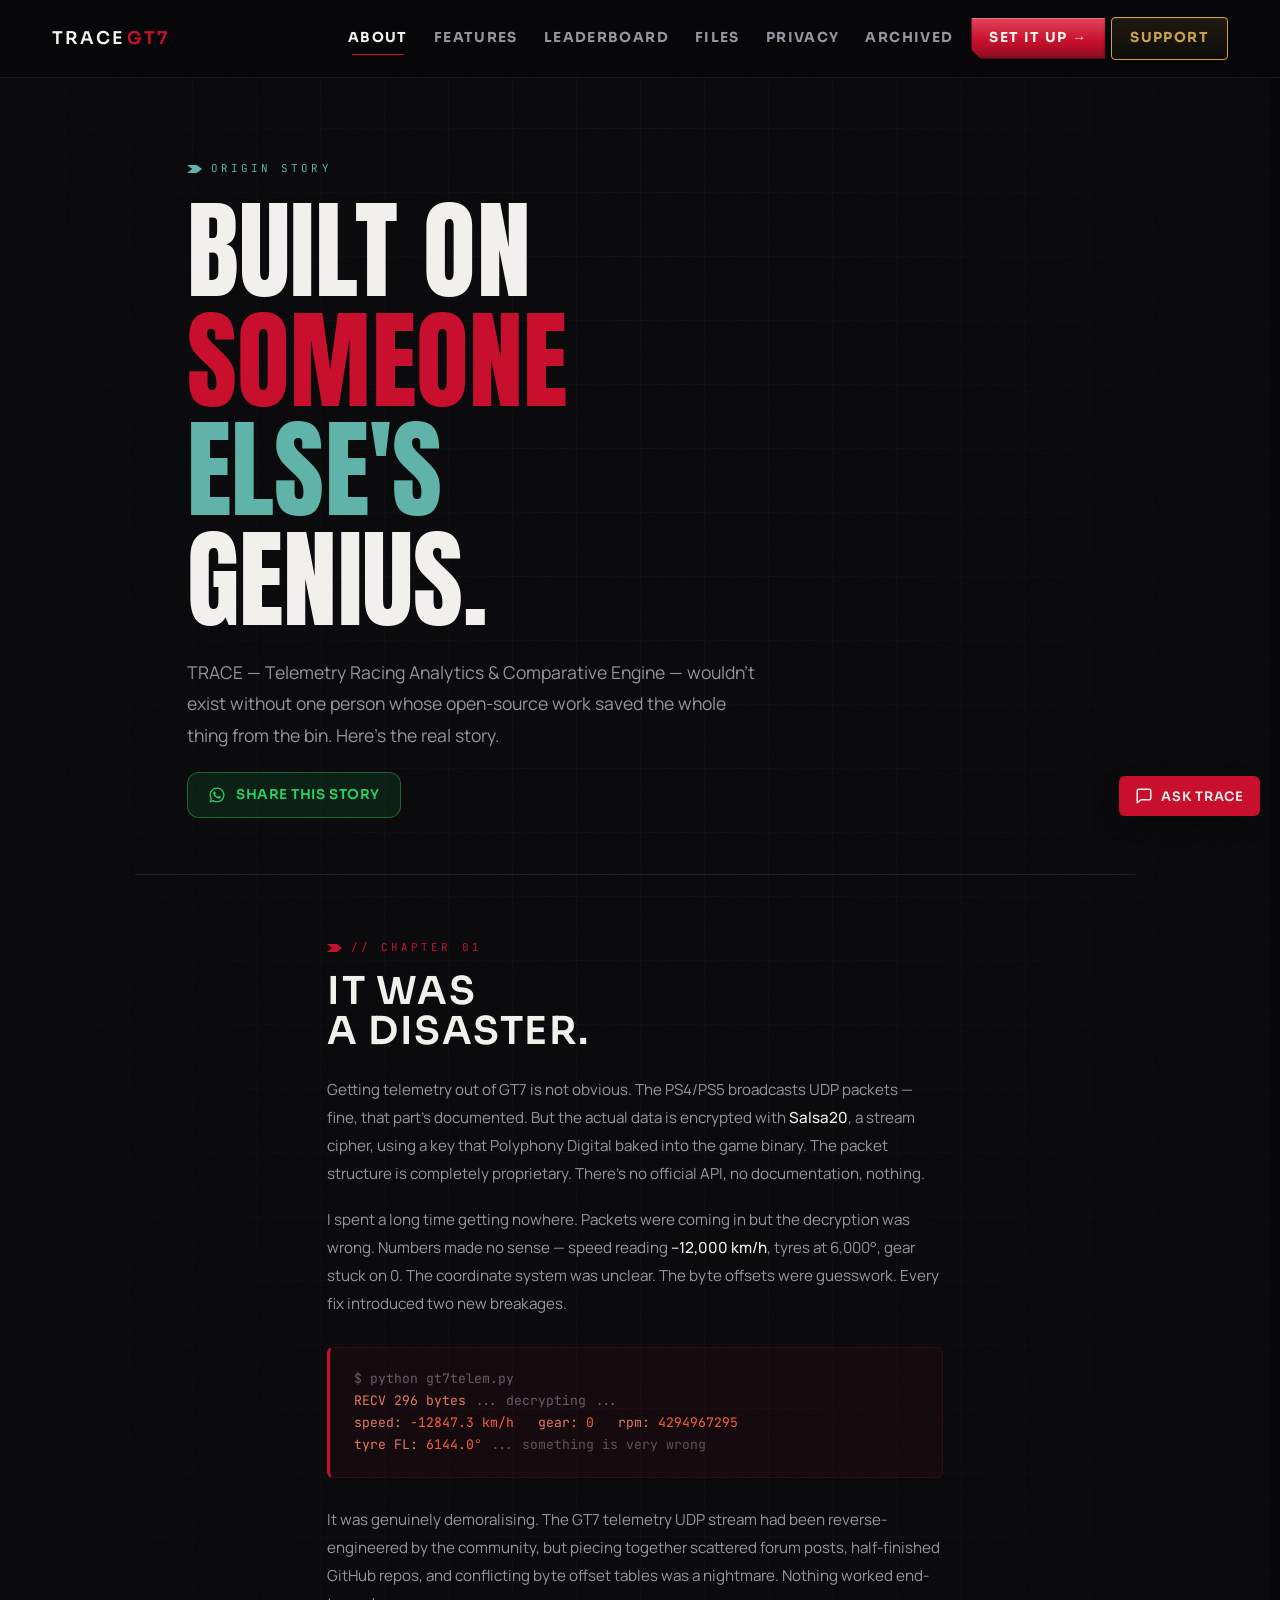
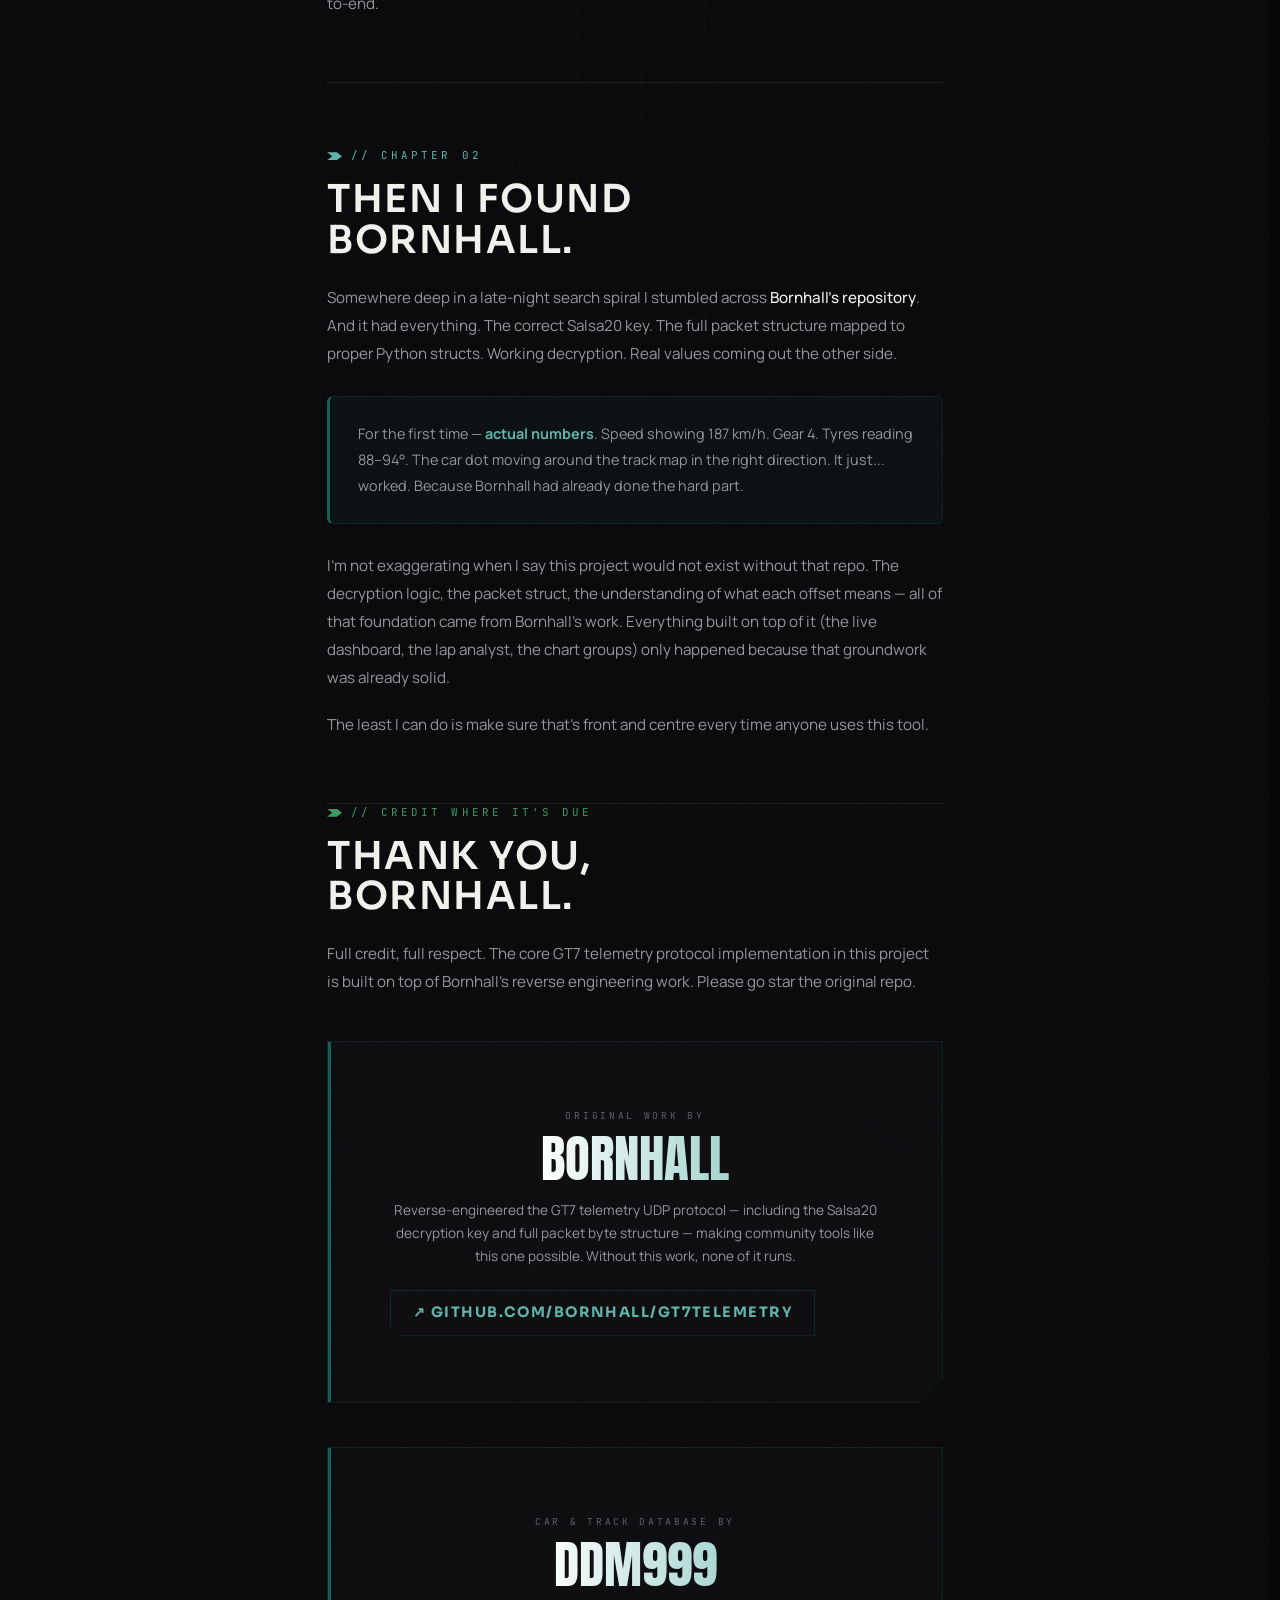
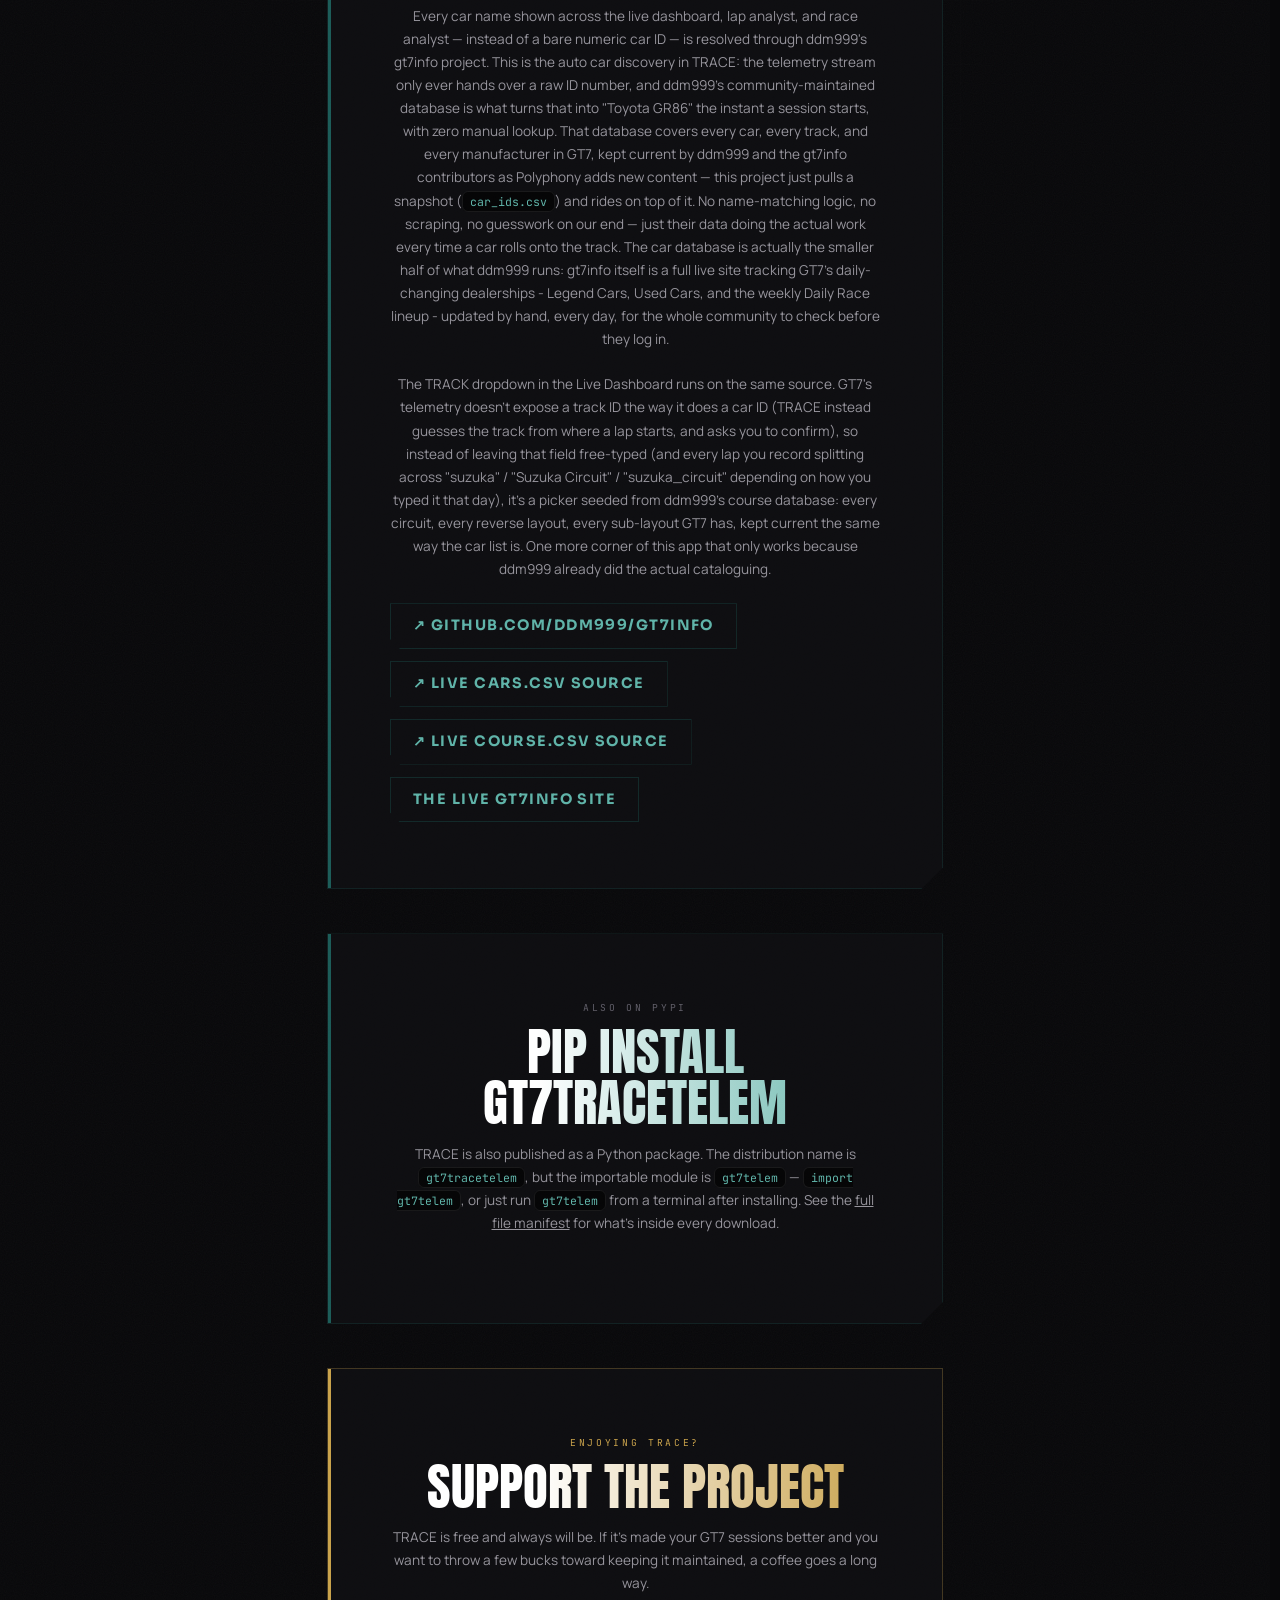
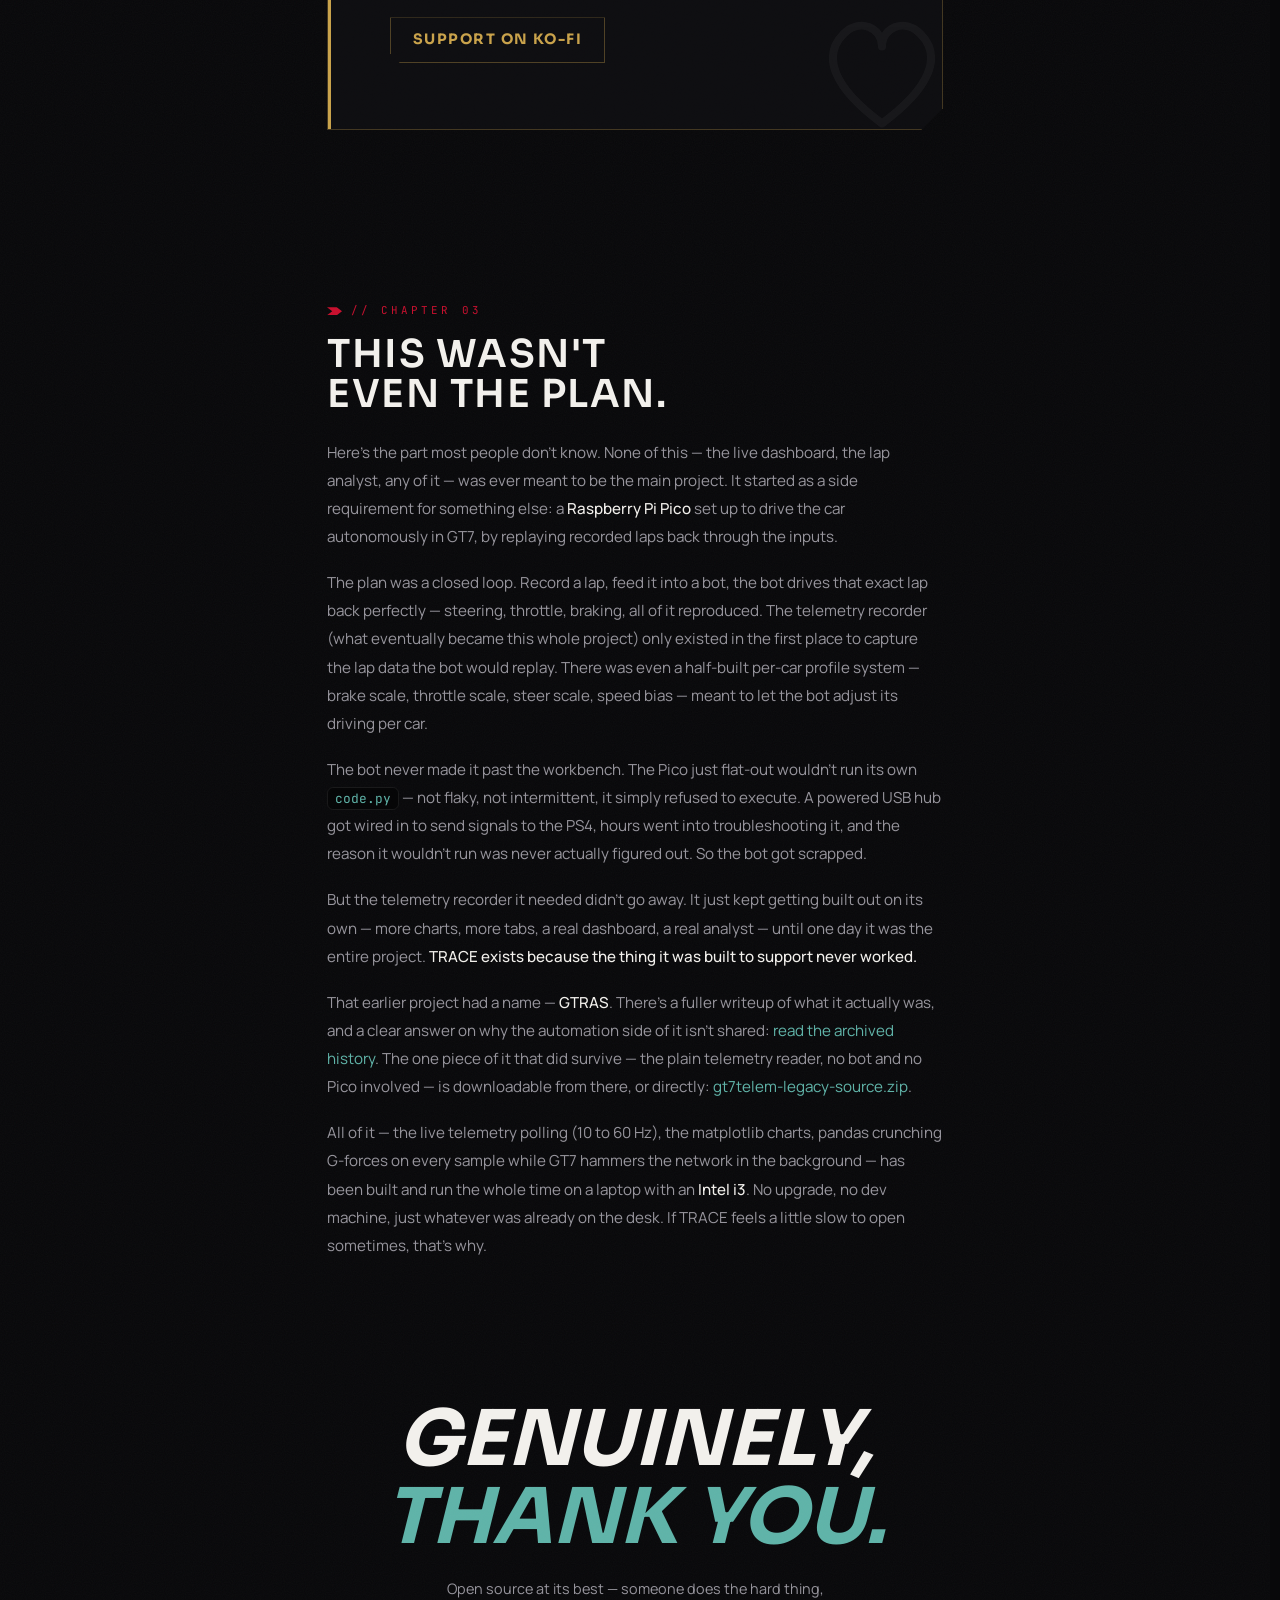
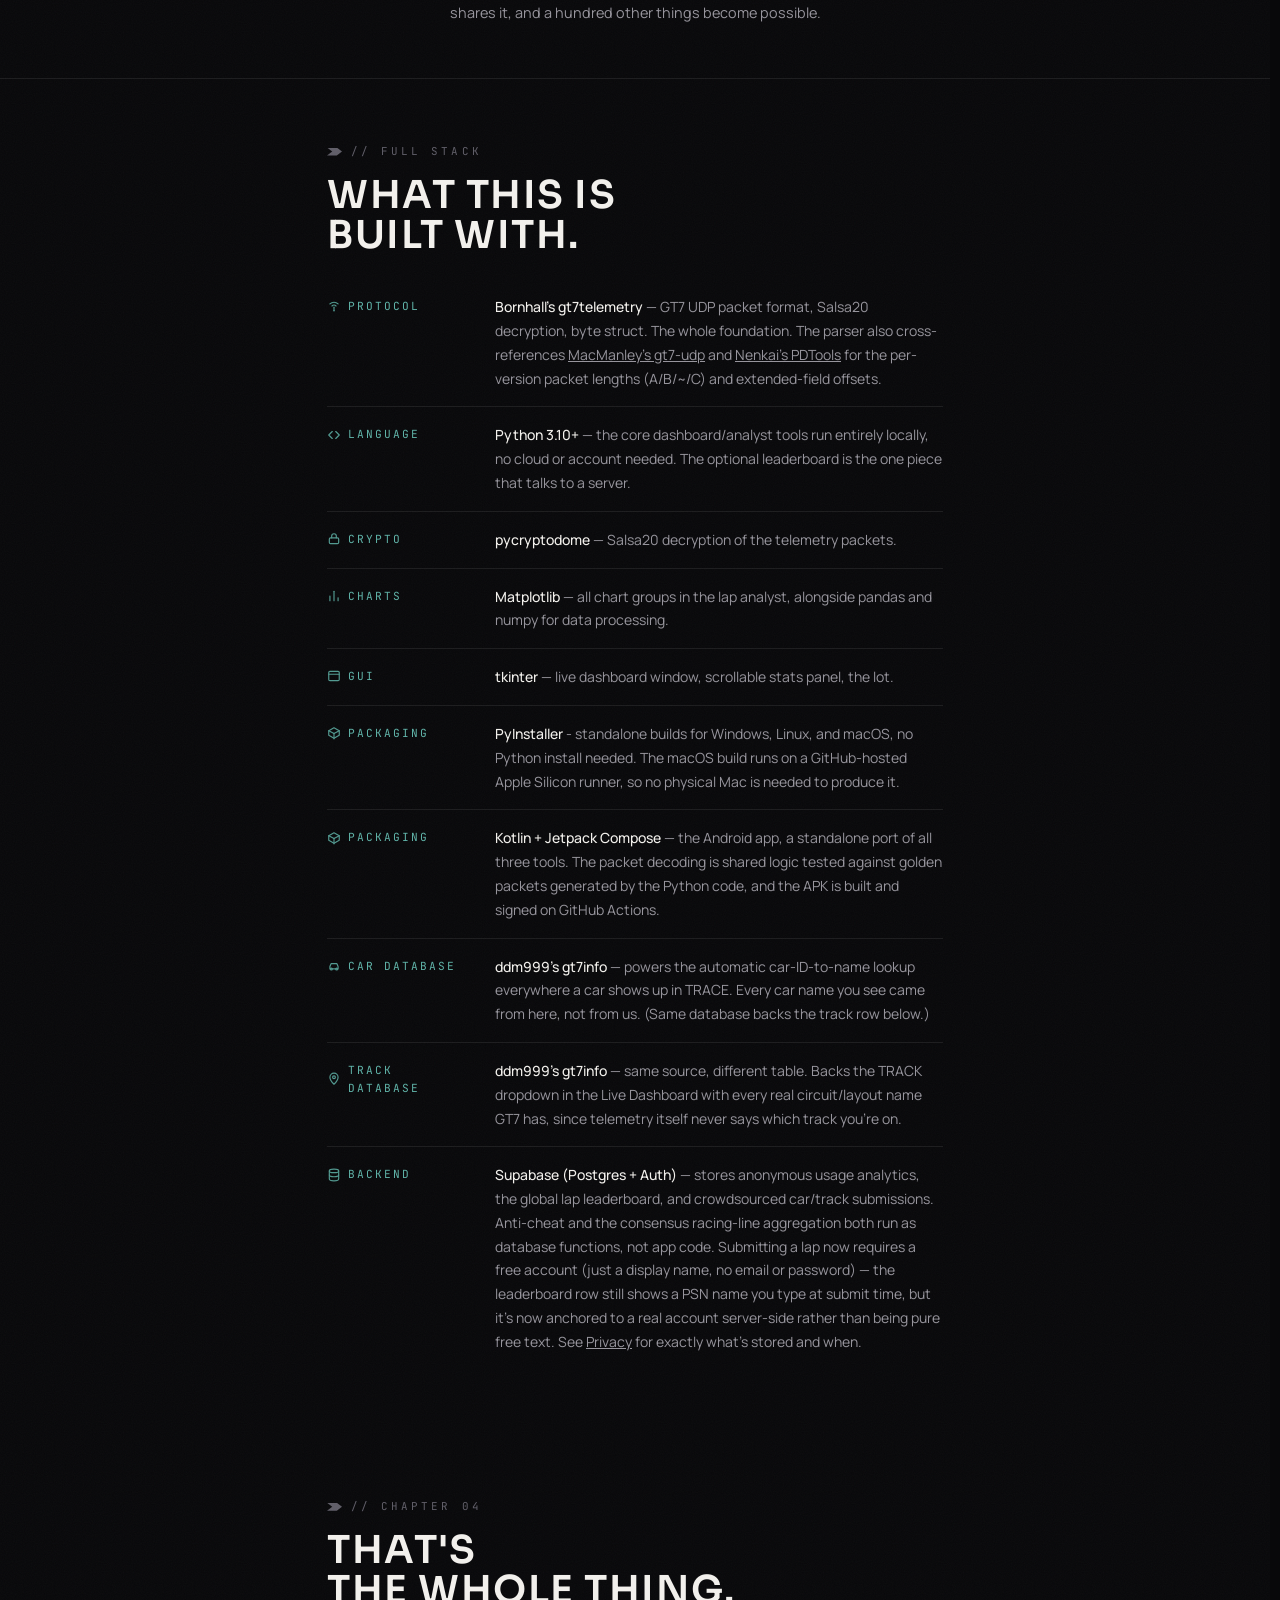
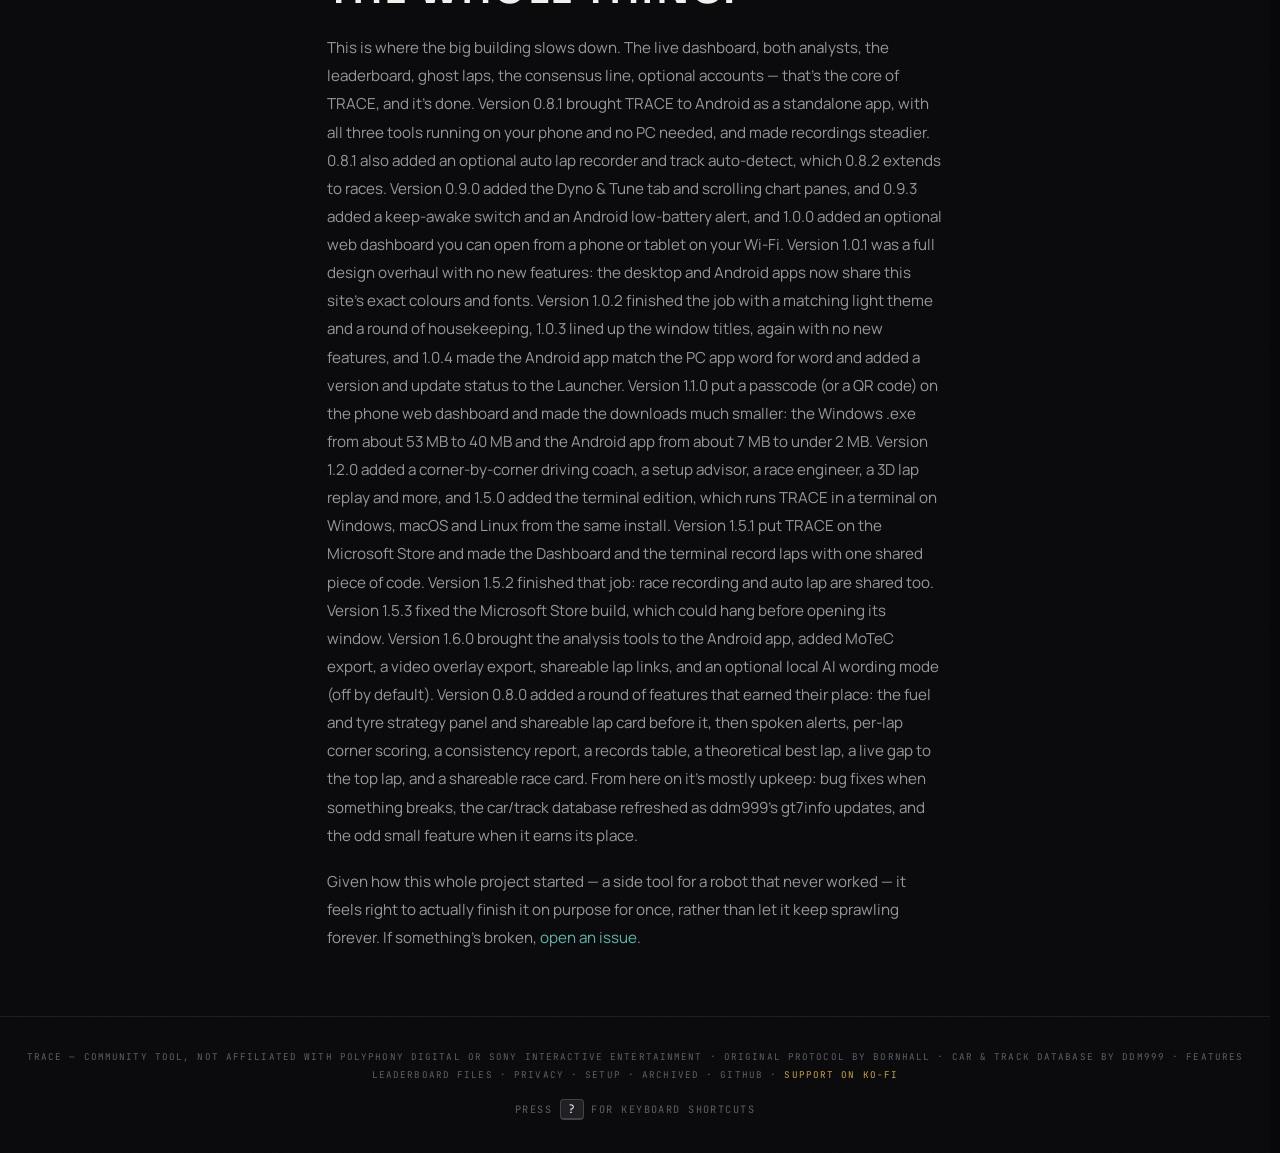
<file: about.html>
<!DOCTYPE html>
<html lang="en">
<head>
<meta charset="UTF-8">
<!-- Google tag (gtag.js) -->
<script async src="https://www.googletagmanager.com/gtag/js?id=G-1DRKJH6JTG"></script>
<script>
  window.dataLayer = window.dataLayer || [];
  function gtag(){dataLayer.push(arguments);}
  gtag('js', new Date());

  gtag('config', 'G-1DRKJH6JTG');
</script>
<meta name="viewport" content="width=device-width, initial-scale=1.0">
<title>About TRACE — The Story Behind This GT7 Telemetry Tool</title>
<link rel="icon" href="data:image/svg+xml,<svg xmlns='http://www.w3.org/2000/svg' viewBox='0 0 32 32'><circle cx='16' cy='16' r='16' fill='%2308080a'/><path d='M7 6 L19 6 L27 16 L19 26 L7 26 L15 16 Z' fill='%23c8102e'/></svg>">
<link rel="apple-touch-icon" href="/apple-touch-icon.png">
<link rel="manifest" href="/site.webmanifest">
<link rel="preconnect" href="https://fonts.googleapis.com">
<link rel="preconnect" href="https://fonts.gstatic.com" crossorigin>
<link href="https://fonts.googleapis.com/css2?family=Anton&family=Sora:wght@600;700;800&family=Manrope:wght@400;500;600;700&family=JetBrains+Mono:wght@400;500;700&display=swap" rel="stylesheet">
<link rel="stylesheet" href="/assets/styles.css">
<meta name="description" content="How TRACE's GT7 telemetry dashboard came together, built on Bornhall's UDP telemetry protocol and ddm999's gt7info car and track database.">
<meta name="robots" content="index, follow">
<link rel="canonical" href="https://gt7trace.netlify.app/about">
<meta name="theme-color" content="#050505">
<meta property="og:type" content="website">
<meta property="og:site_name" content="TRACE">
<meta property="og:title" content="About TRACE — The Story Behind This GT7 Telemetry Tool">
<meta property="og:description" content="How TRACE's GT7 telemetry dashboard came together, built on Bornhall's UDP telemetry protocol and ddm999's gt7info car and track database.">
<meta property="og:url" content="https://gt7trace.netlify.app/about">
<meta property="og:image" content="https://gt7trace.netlify.app/og-image.png">
<meta name="twitter:card" content="summary_large_image">
<meta name="twitter:title" content="About TRACE — The Story Behind This GT7 Telemetry Tool">
<meta name="twitter:description" content="How TRACE's GT7 telemetry dashboard came together, built on Bornhall's UDP telemetry protocol and ddm999's gt7info car and track database.">
<meta name="twitter:image" content="https://gt7trace.netlify.app/og-image.png">
<style>
/* ── HERO HEADER (bigger variant of .page-hdr) ── */
.page-hdr.lg { max-width:1000px; padding-top:160px; }
.page-hdr.lg h1 { font-size:clamp(3rem,8.4vw,7.2rem); }
.page-hdr.lg h1 em  { color:var(--orange); font-style:normal; }
.page-hdr.lg h1 span{ color:var(--blue-2); }
.page-hdr.lg p { font-size:1.1rem; max-width:580px; }

/* ── PROSE SECTIONS ── */
.content { max-width:720px; margin:0 auto; padding:0 52px; }

.section { padding:64px 0; border-bottom:1px solid var(--line); }
.section:last-child { border-bottom:none; }
.section .eyebrow { margin-bottom:14px; }

.section h2 {
  font-family:'Sora', sans-serif;
  font-weight:600; font-size:2.4rem;
  text-transform:uppercase; letter-spacing:.04em;
  margin-bottom:24px; line-height:1.05;
}

.prose {
  font-size:.95rem; color:var(--mid);
  line-height:1.85; margin-bottom:18px;
}
.prose:last-child { margin-bottom:0; }
.prose strong { color:var(--txt); font-weight:500; }
.prose a { color:var(--blue-2); text-decoration:none; }
.prose a:hover { text-decoration:underline; }

/* ── FAILURE CALLOUT ── */
.fail-block {
  background:rgba(200, 16, 46,.05);
  border:1px solid rgba(200, 16, 46,.16);
  border-left:3px solid var(--orange);
  border-radius:var(--radius);
  padding:20px 24px;
  margin:28px 0;
  overflow-x:auto;
}
.fail-block p {
  font-family:'JetBrains Mono', monospace;
  font-size:.82rem; color:rgba(255,130,110,.9);
  line-height:1.7; white-space:nowrap;
}
.fail-block p span { color:var(--dim); }

/* ── DISCOVERY HIGHLIGHT ── */
.discovery {
  background:rgba(28, 92, 88,.08);
  border:1px solid rgba(28, 92, 88,.22);
  border-left:3px solid var(--blue);
  border-radius:var(--radius);
  padding:24px 28px; margin:28px 0;
}
.discovery p { font-size:.9rem; color:var(--mid); line-height:1.8; }
.discovery p strong { color:var(--blue-2); }

/* ── CREDIT CARD ── */
.credit-card {
  margin:44px 0;
  background:var(--bg-1);
  border:1px solid rgba(28, 92, 88,.24);
  border-radius:0;
  clip-path: polygon(0 0, 100% 0, 100% calc(100% - 22px), calc(100% - 22px) 100%, 0 100%);
  position:relative; overflow:hidden;
}
.credit-card::before {
  content:'';
  position:absolute; top:0; left:0; bottom:0; width:3px;
  background:var(--blue);
}
.credit-card.gold { border-color:rgba(201, 162, 75,.28); }
.credit-card.gold::before { background:var(--gold); }
.credit-inner { padding:36px 40px; }
.credit-eyebrow {
  font-family:'JetBrains Mono', monospace;
  font-size:.6rem; letter-spacing:.28em; text-transform:uppercase;
  color:var(--dim); margin-bottom:10px;
}
.credit-name {
  font-family:var(--font-impact);
  font-weight:400; font-size:3.2rem;
  text-transform:uppercase; line-height:1;
  margin-bottom:6px;
  background:linear-gradient(90deg, #fff 30%, var(--blue-2) 100%);
  -webkit-background-clip:text; -webkit-text-fill-color:transparent; background-clip:text;
}
.credit-name.gold { background:linear-gradient(90deg, #fff 30%, var(--gold) 100%); -webkit-background-clip:text; -webkit-text-fill-color:transparent; background-clip:text; }
.credit-sub { font-size:.85rem; color:var(--mid); line-height:1.7; margin-top:14px; margin-bottom:22px; }
.credit-links { display:flex; flex-wrap:wrap; gap:12px; }
.credit-link {
  display:inline-flex; align-items:center; gap:10px;
  border:1px solid rgba(28, 92, 88,.35); color:var(--blue-2);
  text-decoration:none; border-radius:0;
  clip-path: polygon(0 0, 100% 0, 100% 100%, 10px 100%, 0 calc(100% - 10px));
  font-family:'Sora', sans-serif;
  font-weight:700; font-size:.9rem;
  letter-spacing:.1em; text-transform:uppercase;
  padding:10px 22px; transition:background .2s, border-color .2s;
  overflow-wrap:anywhere; max-width:100%;
}
.credit-link:hover { background:rgba(28, 92, 88,.14); border-color:rgba(95, 179, 168,.55); }
.credit-link.gold { border-color:rgba(201, 162, 75,.35); color:var(--gold); }
.credit-link.gold:hover { background:rgba(201, 162, 75,.14); border-color:rgba(201, 162, 75,.55); }

/* ── CREDIT CARD WATERMARKS ── */
.credit-card { isolation:isolate; }
.credit-inner { position:relative; z-index:1; }
.credit-card::after {
  content:'';
  position:absolute; right:-20px; bottom:-20px; z-index:0;
  width:160px; height:160px;
  background-repeat:no-repeat; background-position:bottom right; background-size:contain;
  opacity:.04; pointer-events:none;
  transition:opacity .35s ease;
}
.credit-card:hover::after { opacity:.08; }
.cc-bornhall::after { background-image: url("data:image/svg+xml,<svg xmlns='http://www.w3.org/2000/svg' viewBox='0 0 100 100'><path d='M50 90 V45' stroke='white' stroke-width='5' stroke-linecap='round'/><path d='M28 45 A22 22 0 0 1 72 45' stroke='white' stroke-width='5' fill='none' stroke-linecap='round'/><path d='M14 45 A36 36 0 0 1 86 45' stroke='white' stroke-width='5' fill='none' stroke-linecap='round' opacity='.6'/><circle cx='50' cy='45' r='6' fill='white'/></svg>"); }
.cc-ddm999::after { background-image: url("data:image/svg+xml,<svg xmlns='http://www.w3.org/2000/svg' viewBox='0 0 100 100'><ellipse cx='50' cy='24' rx='32' ry='11' stroke='white' stroke-width='5' fill='none'/><path d='M18 24 V76 A32 11 0 0 0 82 76 V24' stroke='white' stroke-width='5' fill='none'/><path d='M18 50 A32 11 0 0 0 82 50' stroke='white' stroke-width='5' fill='none'/></svg>"); }
.cc-pypi::after { background-image: url("data:image/svg+xml,<svg xmlns='http://www.w3.org/2000/svg' viewBox='0 0 100 100'><path d='M50 10 L86 30 V70 L50 90 L14 70 V30 Z' stroke='white' stroke-width='5' fill='none' stroke-linejoin='round'/><path d='M14 30 L50 50 L86 30' stroke='white' stroke-width='5' fill='none' stroke-linejoin='round'/><line x1='50' y1='50' x2='50' y2='90' stroke='white' stroke-width='5'/></svg>"); }
.cc-kofi::after { background-image: url("data:image/svg+xml,<svg xmlns='http://www.w3.org/2000/svg' viewBox='0 0 100 100'><path d='M50 84 C20 62 12 42 26 28 C36 18 50 24 50 36 C50 24 64 18 74 28 C88 42 80 62 50 84 Z' stroke='white' stroke-width='5' fill='none' stroke-linejoin='round'/></svg>"); }


/* ── THANK YOU QUOTE ── */
.ty-block { text-align:center; padding:76px 24px 52px; border-bottom:1px solid var(--line); }
.ty-block .ty-big {
  font-family:'Sora', sans-serif;
  font-weight:700; font-style:italic;
  font-size:clamp(2.4rem,6vw,5rem);
  text-transform:uppercase; line-height:1.02;
  margin-bottom:20px;
}
.ty-block .ty-big em { color:var(--blue-2); font-style:italic; }
.ty-block .ty-sub { font-size:.9rem; color:var(--mid); max-width:400px; margin:0 auto; line-height:1.7; }

/* ── STACK SECTION ── */
.stack-row {
  display:grid; grid-template-columns:140px minmax(0,1fr);
  gap:12px 28px; align-items:start;
  padding:16px 0; border-bottom:1px solid var(--line);
}
.stack-row:last-child { border-bottom:none; }
.stack-label {
  font-family:'JetBrains Mono', monospace;
  font-size:.7rem; letter-spacing:.18em; text-transform:uppercase;
  color:var(--blue-2); padding-top:2px;
}
.stack-val { font-size:.875rem; color:var(--mid); line-height:1.7; }
.stack-val strong { color:var(--txt); font-weight:500; }

.stack-label { display:flex; align-items:center; gap:7px; }
.sl-icon { color:var(--blue-2); flex-shrink:0; opacity:.85; }


@media(max-width:780px){
  .page-hdr.lg { padding-top:120px; }
  .content { padding:0 20px; }
  .credit-inner { padding:26px 22px; }
  .credit-name { font-size:2.4rem; }
  .stack-row { grid-template-columns:1fr; gap:4px; }
}
</style>
<script type="application/ld+json">
{
  "@context": "https://schema.org",
  "@type": "AboutPage",
  "name": "About TRACE — The Story Behind This GT7 Telemetry Tool",
  "description": "How TRACE's GT7 telemetry dashboard came together, built on Bornhall's UDP telemetry protocol and ddm999's gt7info car and track database.",
  "url": "https://gt7trace.netlify.app/about",
  "isPartOf": {
    "@type": "SoftwareApplication",
    "name": "TRACE",
    "url": "https://gt7trace.netlify.app/",
    "creator": {
      "@type": "Person",
      "name": "Ransh"
    }
  },
  "breadcrumb": {
    "@type": "BreadcrumbList",
    "itemListElement": [
      { "@type": "ListItem", "position": 1, "name": "Home", "item": "https://gt7trace.netlify.app/" },
      { "@type": "ListItem", "position": 2, "name": "About", "item": "https://gt7trace.netlify.app/about" }
    ]
  }
}
</script>
</head>
<body>

<a href="#main-content" class="skip-link">Skip to content</a>

<nav>
  <a href="/" class="logo">TRACE <span>GT7</span></a>
  <div class="nav-links">
    <a href="/about" class="nav-link active">About</a>
    <a href="/features" class="nav-link">Features</a>
    <a href="/leaderboard" class="nav-link">Leaderboard</a>
    <a href="/totalfiles" class="nav-link">Files</a>
    <a href="/privacy" class="nav-link">Privacy</a>
    <a href="/archived" class="nav-link">Archived</a>
    <a href="/setup"  class="nav-btn orange">Set It Up →</a>
    <a href="https://ko-fi.com/ransh" target="_blank" rel="noopener noreferrer" class="nav-btn gold">Support</a>
  </div>
  <button class="nav-burger" aria-label="Toggle menu" aria-expanded="false"><span></span><span></span><span></span></button>
</nav>
<div class="menu-scrim"></div>
<div class="mobile-menu">
  <a href="/about" class="active">About</a>
  <a href="/features">Features</a>
  <a href="/leaderboard">Leaderboard</a>
  <a href="/totalfiles">Files</a>
  <a href="/privacy">Privacy</a>
  <a href="/archived">Archived</a>
  <a href="/setup" class="mm-btn orange">Set It Up →</a>
  <a href="https://ko-fi.com/ransh" target="_blank" rel="noopener noreferrer" class="mm-btn gold">Support</a>
</div>

<!-- HERO -->
<div class="page-hdr lg" id="main-content">
  <div class="eyebrow">Origin Story</div>
  <h1>Built On<br><em>Someone</em><br><span>Else's</span><br>Genius.</h1>
  <p>TRACE — Telemetry Racing Analytics &amp; Comparative Engine — wouldn't exist without one person whose open-source work saved the whole thing from the bin. Here's the real story.</p>
  <a class="share-btn" target="_blank" rel="noopener noreferrer" href="https://wa.me/?text=The%20origin%20story%20of%20TRACE%2C%20a%20free%20GT7%20telemetry%20tool%20%E2%80%94%20turns%20out%20it%20started%20as%20a%20failed%20racing%20bot%20and%20only%20exists%20thanks%20to%20one%20guy%27s%20reverse-engineering%20work.%20Worth%20a%20read%3A%20https%3A%2F%2Fgt7trace.netlify.app%2Fabout">
    <svg width="18" height="18" viewBox="0 0 24 24" fill="currentColor"><path d="M12.04 2C6.58 2 2.13 6.45 2.13 11.91c0 1.75.46 3.45 1.32 4.95L2 22l5.31-1.39a9.9 9.9 0 0 0 4.72 1.2h.01c5.46 0 9.91-4.45 9.91-9.91 0-2.65-1.03-5.14-2.9-7.01A9.82 9.82 0 0 0 12.04 2zm0 18.13a8.2 8.2 0 0 1-4.19-1.15l-.3-.18-3.12.82.83-3.04-.2-.31a8.22 8.22 0 0 1-1.26-4.36c0-4.54 3.7-8.24 8.25-8.24 2.2 0 4.27.86 5.83 2.42a8.18 8.18 0 0 1 2.41 5.83c0 4.55-3.7 8.21-8.25 8.21zm4.52-6.16c-.25-.12-1.47-.72-1.69-.81-.23-.08-.39-.12-.56.13-.17.24-.64.81-.78.97-.14.17-.29.19-.53.06-.25-.12-1.05-.39-2-1.23-.74-.66-1.24-1.47-1.39-1.72-.14-.25-.02-.38.11-.51.11-.11.25-.29.37-.43.13-.14.17-.25.25-.41.08-.17.04-.31-.02-.43-.06-.12-.56-1.36-.77-1.86-.2-.48-.41-.42-.56-.43-.14-.01-.31-.01-.48-.01a.92.92 0 0 0-.67.31c-.23.25-.87.85-.87 2.08 0 1.22.89 2.4 1.01 2.57.13.17 1.75 2.67 4.24 3.74.59.26 1.05.41 1.41.52.59.19 1.13.16 1.55.1.47-.07 1.47-.6 1.68-1.18.21-.58.21-1.07.14-1.18-.06-.1-.23-.16-.48-.28z"/></svg>
    Share this story
  </a>
</div>

<!-- CONTENT -->
<div class="content">

  <!-- THE PROBLEM -->
  <div class="section">
    <div class="eyebrow orange">// chapter 01</div>
    <h2>It Was<br>A Disaster.</h2>
    <p class="prose">Getting telemetry out of GT7 is not obvious. The PS4/PS5 broadcasts UDP packets — fine, that part's documented. But the actual data is encrypted with <strong>Salsa20</strong>, a stream cipher, using a key that Polyphony Digital baked into the game binary. The packet structure is completely proprietary. There's no official API, no documentation, nothing.</p>
    <p class="prose">I spent a long time getting nowhere. Packets were coming in but the decryption was wrong. Numbers made no sense — speed reading <strong>–12,000 km/h</strong>, tyres at 6,000°, gear stuck on 0. The coordinate system was unclear. The byte offsets were guesswork. Every fix introduced two new breakages.</p>

    <div class="fail-block">
      <p><span>$ python gt7telem.py</span></p>
      <p>RECV 296 bytes <span>... decrypting ...</span></p>
      <p>speed: <span style="color:#ff5c3d">-12847.3 km/h</span> &nbsp; gear: <span style="color:#ff5c3d">0</span> &nbsp; rpm: <span style="color:#ff5c3d">4294967295</span></p>
      <p>tyre FL: <span style="color:#ff5c3d">6144.0°</span> <span style="color:#555">... something is very wrong</span></p>
    </div>

    <p class="prose">It was genuinely demoralising. The GT7 telemetry UDP stream had been reverse-engineered by the community, but piecing together scattered forum posts, half-finished GitHub repos, and conflicting byte offset tables was a nightmare. Nothing worked end-to-end.</p>
  </div>

  <!-- THE DISCOVERY -->
  <div class="section">
    <div class="eyebrow">// chapter 02</div>
    <h2>Then I Found<br>Bornhall.</h2>
    <p class="prose">Somewhere deep in a late-night search spiral I stumbled across <strong>Bornhall's repository</strong>. And it had everything. The correct Salsa20 key. The full packet structure mapped to proper Python structs. Working decryption. Real values coming out the other side.</p>

    <div class="discovery">
      <p>For the first time — <strong>actual numbers</strong>. Speed showing 187 km/h. Gear 4. Tyres reading 88–94°. The car dot moving around the track map in the right direction. It just... worked. Because Bornhall had already done the hard part.</p>
    </div>

    <p class="prose">I'm not exaggerating when I say this project would not exist without that repo. The decryption logic, the packet struct, the understanding of what each offset means — all of that foundation came from Bornhall's work. Everything built on top of it (the live dashboard, the lap analyst, the chart groups) only happened because that groundwork was already solid.</p>
    <p class="prose">The least I can do is make sure that's front and centre every time anyone uses this tool.</p>
  </div>

  <!-- BORNHALL CREDIT CARD -->
  <div class="section" style="padding-top:0;border-bottom:none;">
    <div class="eyebrow green">// credit where it's due</div>
    <h2>Thank You,<br>Bornhall.</h2>
    <p class="prose">Full credit, full respect. The core GT7 telemetry protocol implementation in this project is built on top of Bornhall's reverse engineering work. Please go star the original repo.</p>

    <div class="credit-card reveal reveal-l">
      <div class="credit-inner">
        <div class="credit-eyebrow">Original Work By</div>
        <div class="credit-name">Bornhall</div>
        <div class="credit-sub">
          Reverse-engineered the GT7 telemetry UDP protocol — including the Salsa20 decryption key and full packet byte structure — making community tools like this one possible. Without this work, none of it runs.
        </div>
        <div class="credit-links">
          <a href="https://github.com/Bornhall/gt7telemetry" target="_blank" rel="noopener noreferrer" class="credit-link">↗ github.com/Bornhall/gt7telemetry</a>
        </div>
      </div>
    </div>

    <div class="credit-card reveal reveal-r" style="margin-top:20px;transition-delay:.08s">
      <div class="credit-inner">
        <div class="credit-eyebrow">Car &amp; Track Database By</div>
        <div class="credit-name">ddm999</div>
        <div class="credit-sub">
          Every car name shown across the live dashboard, lap analyst, and race analyst — instead of a bare numeric car ID — is resolved through ddm999's gt7info project. This is the auto car discovery in TRACE: the telemetry stream only ever hands over a raw ID number, and ddm999's community-maintained database is what turns that into "Toyota GR86" the instant a session starts, with zero manual lookup. That database covers every car, every track, and every manufacturer in GT7, kept current by ddm999 and the gt7info contributors as Polyphony adds new content — this project just pulls a snapshot (<code>car_ids.csv</code>) and rides on top of it. No name-matching logic, no scraping, no guesswork on our end — just their data doing the actual work every time a car rolls onto the track. The car database is actually the smaller half of what ddm999 runs: gt7info itself is a full live site tracking GT7's daily-changing dealerships - Legend Cars, Used Cars, and the weekly Daily Race lineup - updated by hand, every day, for the whole community to check before they log in.
        </div>
        <div class="credit-sub">
          The TRACK dropdown in the Live Dashboard runs on the same source. GT7's telemetry doesn't expose a track ID the way it does a car ID (TRACE instead guesses the track from where a lap starts, and asks you to confirm), so instead of leaving that field free-typed (and every lap you record splitting across "suzuka" / "Suzuka Circuit" / "suzuka_circuit" depending on how you typed it that day), it's a picker seeded from ddm999's course database: every circuit, every reverse layout, every sub-layout GT7 has, kept current the same way the car list is. One more corner of this app that only works because ddm999 already did the actual cataloguing.
        </div>
        <div class="credit-links">
          <a href="https://github.com/ddm999/gt7info" target="_blank" rel="noopener noreferrer" class="credit-link">↗ github.com/ddm999/gt7info</a>
          <a href="https://ddm999.github.io/gt7info/data/db/cars.csv" target="_blank" rel="noopener noreferrer" class="credit-link">↗ live cars.csv source</a>
          <a href="https://github.com/ddm999/gt7info/blob/web-new/_data/db/course.csv" target="_blank" rel="noopener noreferrer" class="credit-link">↗ live course.csv source</a>
          <a href="https://ddm999.github.io/gt7info/" target="_blank" rel="noopener noreferrer" class="credit-link">the live gt7info site</a>
        </div>
      </div>
    </div>

    <div class="credit-card reveal reveal-l" style="margin-top:20px;transition-delay:.14s">
      <div class="credit-inner">
        <div class="credit-eyebrow">Also On PyPI</div>
        <div class="credit-name">pip install gt7tracetelem</div>
        <div class="credit-sub">TRACE is also published as a Python package. The distribution name is <code>gt7tracetelem</code>, but the importable module is <code>gt7telem</code> — <code>import gt7telem</code>, or just run <code>gt7telem</code> from a terminal after installing. See the <a href="/totalfiles">full file manifest</a> for what's inside every download.</div>
      </div>
    </div>

    
<div class="credit-card gold cc-kofi reveal reveal-scale" style="margin-top:20px;transition-delay:.16s">
      <div class="credit-inner">
        <div class="credit-eyebrow" style="color:var(--gold);">Enjoying TRACE?</div>
        <div class="credit-name gold">Support the Project</div>
        <div class="credit-sub">TRACE is free and always will be. If it's made your GT7 sessions better and you want to throw a few bucks toward keeping it maintained, a coffee goes a long way.</div>
        <div class="credit-links">
          <a href="https://ko-fi.com/ransh" target="_blank" rel="noopener noreferrer" class="credit-link gold">Support on Ko-fi</a>
        </div>
      </div>
    </div>
  </div>

  <!-- THE TWIST -->
  <div class="section" style="border-bottom:none;">
    <div class="eyebrow orange">// chapter 03</div>
    <h2>This Wasn't<br>Even The Plan.</h2>
    <p class="prose">Here's the part most people don't know. None of this — the live dashboard, the lap analyst, any of it — was ever meant to be the main project. It started as a side requirement for something else: a <strong>Raspberry Pi Pico</strong> set up to drive the car autonomously in GT7, by replaying recorded laps back through the inputs.</p>
    <p class="prose">The plan was a closed loop. Record a lap, feed it into a bot, the bot drives that exact lap back perfectly — steering, throttle, braking, all of it reproduced. The telemetry recorder (what eventually became this whole project) only existed in the first place to capture the lap data the bot would replay. There was even a half-built per-car profile system — brake scale, throttle scale, steer scale, speed bias — meant to let the bot adjust its driving per car.</p>
    <p class="prose">The bot never made it past the workbench. The Pico just flat-out wouldn't run its own <code>code.py</code> — not flaky, not intermittent, it simply refused to execute. A powered USB hub got wired in to send signals to the PS4, hours went into troubleshooting it, and the reason it wouldn't run was never actually figured out. So the bot got scrapped.</p>
    <p class="prose">But the telemetry recorder it needed didn't go away. It just kept getting built out on its own — more charts, more tabs, a real dashboard, a real analyst — until one day it was the entire project. <strong>TRACE exists because the thing it was built to support never worked.</strong></p>
    <p class="prose">That earlier project had a name — <strong>GTRAS</strong>. There's a fuller writeup of what it actually was, and a clear answer on why the automation side of it isn't shared: <a href="/archived">read the archived history</a>. The one piece of it that did survive — the plain telemetry reader, no bot and no Pico involved — is downloadable from there, or directly: <a href="/gt7telem-legacy-source.zip">gt7telem-legacy-source.zip</a>.</p>
    <p class="prose">All of it — the live telemetry polling (10 to 60&nbsp;Hz), the matplotlib charts, pandas crunching G-forces on every sample while GT7 hammers the network in the background — has been built and run the whole time on a laptop with an <strong>Intel i3</strong>. No upgrade, no dev machine, just whatever was already on the desk. If TRACE feels a little slow to open sometimes, that's why.</p>
  </div>

</div><!-- content -->

<!-- THANK YOU BLOCK -->
<div class="ty-block">
  <div class="ty-big">Genuinely,<br><em>Thank You.</em></div>
  <p class="ty-sub">Open source at its best — someone does the hard thing, shares it, and a hundred other things become possible.</p>
</div>

<!-- STACK / CREDITS -->
<div class="content">
  <div class="section">
    <div class="eyebrow dim">// full stack</div>
    <h2>What This Is<br>Built With.</h2>

    <div class="stack-row">
      <div class="stack-label"><svg class="sl-icon" width="14" height="14" viewBox="0 0 24 24" fill="none" stroke="currentColor" stroke-width="2" stroke-linecap="round"><path d="M12 20v-6"/><path d="M8.5 12a5 5 0 017 0"/><path d="M5 8.5a10 10 0 0114 0"/><circle cx="12" cy="20" r="1.2" fill="currentColor" stroke="none"/></svg>Protocol</div>
      <div class="stack-val"><strong>Bornhall's gt7telemetry</strong> — GT7 UDP packet format, Salsa20 decryption, byte struct. The whole foundation. The parser also cross-references <a href="https://github.com/MacManley/gt7-udp" target="_blank" rel="noopener noreferrer">MacManley's gt7-udp</a> and <a href="https://github.com/Nenkai/PDTools" target="_blank" rel="noopener noreferrer">Nenkai's PDTools</a> for the per-version packet lengths (A/B/~/C) and extended-field offsets.</div>
    </div>
    <div class="stack-row">
      <div class="stack-label"><svg class="sl-icon" width="14" height="14" viewBox="0 0 24 24" fill="none" stroke="currentColor" stroke-width="2" stroke-linecap="round" stroke-linejoin="round"><polyline points="9 6 3 12 9 18"/><polyline points="15 6 21 12 15 18"/></svg>Language</div>
      <div class="stack-val"><strong>Python 3.10+</strong> — the core dashboard/analyst tools run entirely locally, no cloud or account needed. The optional leaderboard is the one piece that talks to a server.</div>
    </div>
    <div class="stack-row">
      <div class="stack-label"><svg class="sl-icon" width="14" height="14" viewBox="0 0 24 24" fill="none" stroke="currentColor" stroke-width="2" stroke-linecap="round" stroke-linejoin="round"><rect x="4" y="10" width="16" height="10" rx="2"/><path d="M8 10V7a4 4 0 018 0v3"/></svg>Crypto</div>
      <div class="stack-val"><strong>pycryptodome</strong> — Salsa20 decryption of the telemetry packets.</div>
    </div>
    <div class="stack-row">
      <div class="stack-label"><svg class="sl-icon" width="14" height="14" viewBox="0 0 24 24" fill="none" stroke="currentColor" stroke-width="2" stroke-linecap="round" stroke-linejoin="round"><line x1="5" y1="20" x2="5" y2="12"/><line x1="12" y1="20" x2="12" y2="4"/><line x1="19" y1="20" x2="19" y2="15"/></svg>Charts</div>
      <div class="stack-val"><strong>Matplotlib</strong> — all chart groups in the lap analyst, alongside pandas and numpy for data processing.</div>
    </div>
    <div class="stack-row">
      <div class="stack-label"><svg class="sl-icon" width="14" height="14" viewBox="0 0 24 24" fill="none" stroke="currentColor" stroke-width="2" stroke-linecap="round" stroke-linejoin="round"><rect x="3" y="4" width="18" height="16" rx="2"/><line x1="3" y1="9" x2="21" y2="9"/></svg>GUI</div>
      <div class="stack-val"><strong>tkinter</strong> — live dashboard window, scrollable stats panel, the lot.</div>
    </div>
    <div class="stack-row">
      <div class="stack-label"><svg class="sl-icon" width="14" height="14" viewBox="0 0 24 24" fill="none" stroke="currentColor" stroke-width="2" stroke-linecap="round" stroke-linejoin="round"><path d="M21 8L12 3 3 8v8l9 5 9-5z"/><polyline points="3 8 12 13 21 8"/><line x1="12" y1="13" x2="12" y2="22"/></svg>Packaging</div>
      <div class="stack-val"><strong>PyInstaller</strong> - standalone builds for Windows, Linux, and macOS, no Python install needed. The macOS build runs on a GitHub-hosted Apple Silicon runner, so no physical Mac is needed to produce it.</div>
    </div>
    <div class="stack-row">
      <div class="stack-label"><svg class="sl-icon" width="14" height="14" viewBox="0 0 24 24" fill="none" stroke="currentColor" stroke-width="2" stroke-linecap="round" stroke-linejoin="round"><path d="M21 8L12 3 3 8v8l9 5 9-5z"/><polyline points="3 8 12 13 21 8"/><line x1="12" y1="13" x2="12" y2="22"/></svg>Packaging</div>
      <div class="stack-val"><strong>Kotlin + Jetpack Compose</strong> — the Android app, a standalone port of all three tools. The packet decoding is shared logic tested against golden packets generated by the Python code, and the APK is built and signed on GitHub Actions.</div>
    </div>
    <div class="stack-row">
      <div class="stack-label"><svg class="sl-icon" width="14" height="14" viewBox="0 0 24 24" fill="none" stroke="currentColor" stroke-width="2" stroke-linecap="round" stroke-linejoin="round"><path d="M5 17h14v-4l-2-5H7l-2 5z"/><circle cx="7.5" cy="17" r="1.6"/><circle cx="16.5" cy="17" r="1.6"/></svg>Car Database</div>
      <div class="stack-val"><strong>ddm999's gt7info</strong> — powers the automatic car-ID-to-name lookup everywhere a car shows up in TRACE. Every car name you see came from here, not from us. (Same database backs the track row below.)</div>
    </div>
    <div class="stack-row">
      <div class="stack-label"><svg class="sl-icon" width="14" height="14" viewBox="0 0 24 24" fill="none" stroke="currentColor" stroke-width="2" stroke-linecap="round" stroke-linejoin="round"><path d="M12 21s7-6.5 7-12a7 7 0 10-14 0c0 5.5 7 12 7 12z"/><circle cx="12" cy="9" r="2.4"/></svg>Track Database</div>
      <div class="stack-val"><strong>ddm999's gt7info</strong> — same source, different table. Backs the TRACK dropdown in the Live Dashboard with every real circuit/layout name GT7 has, since telemetry itself never says which track you're on.</div>
    </div>
    <div class="stack-row">
      <div class="stack-label"><svg class="sl-icon" width="14" height="14" viewBox="0 0 24 24" fill="none" stroke="currentColor" stroke-width="2" stroke-linecap="round"><ellipse cx="12" cy="5" rx="8" ry="3"/><path d="M4 5v14a8 3 0 0016 0V5"/><path d="M4 12a8 3 0 0016 0"/></svg>Backend</div>
      <div class="stack-val"><strong>Supabase (Postgres + Auth)</strong> — stores anonymous usage analytics, the global lap leaderboard, and crowdsourced car/track submissions. Anti-cheat and the consensus racing-line aggregation both run as database functions, not app code. Submitting a lap now requires a free account (just a display name, no email or password) — the leaderboard row still shows a PSN name you type at submit time, but it's now anchored to a real account server-side rather than being pure free text. See <a href="/privacy">Privacy</a> for exactly what's stored and when.</div>
    </div>

  </div>
</div>

<!-- WHAT'S NEXT -->
<div class="content">
  <div class="section" style="border-bottom:none;">
    <div class="eyebrow dim">// chapter 04</div>
    <h2>That's<br>The Whole Thing.</h2>
    <p class="prose">This is where the big building slows down. The live dashboard, both analysts, the leaderboard, ghost laps, the consensus line, optional accounts — that’s the core of TRACE, and it’s done. Version 0.8.1 brought TRACE to Android as a standalone app, with all three tools running on your phone and no PC needed, and made recordings steadier. 0.8.1 also added an optional auto lap recorder and track auto-detect, which 0.8.2 extends to races. Version 0.9.0 added the Dyno &amp; Tune tab and scrolling chart panes, and 0.9.3 added a keep-awake switch and an Android low-battery alert, and 1.0.0 added an optional web dashboard you can open from a phone or tablet on your Wi-Fi. Version 1.0.1 was a full design overhaul with no new features: the desktop and Android apps now share this site&rsquo;s exact colours and fonts. Version 1.0.2 finished the job with a matching light theme and a round of housekeeping, 1.0.3 lined up the window titles, again with no new features, and 1.0.4 made the Android app match the PC app word for word and added a version and update status to the Launcher. Version 1.1.0 put a passcode (or a QR code) on the phone web dashboard and made the downloads much smaller: the Windows .exe from about 53 MB to 40 MB and the Android app from about 7 MB to under 2 MB. Version 1.2.0 added a corner-by-corner driving coach, a setup advisor, a race engineer, a 3D lap replay and more, and 1.5.0 added the terminal edition, which runs TRACE in a terminal on Windows, macOS and Linux from the same install. Version 1.5.1 put TRACE on the Microsoft Store and made the Dashboard and the terminal record laps with one shared piece of code. Version 1.5.2 finished that job: race recording and auto lap are shared too. Version 1.5.3 fixed the Microsoft Store build, which could hang before opening its window. Version 1.6.0 brought the analysis tools to the Android app, added MoTeC export, a video overlay export, shareable lap links, and an optional local AI wording mode (off by default). Version 0.8.0 added a round of features that earned their place: the fuel and tyre strategy panel and shareable lap card before it, then spoken alerts, per-lap corner scoring, a consistency report, a records table, a theoretical best lap, a live gap to the top lap, and a shareable race card. From here on it’s mostly upkeep: bug fixes when something breaks, the car/track database refreshed as ddm999’s gt7info updates, and the odd small feature when it earns its place.</p>
    <p class="prose">Given how this whole project started — a side tool for a robot that never worked — it feels right to actually finish it on purpose for once, rather than let it keep sprawling forever. If something's broken, <a href="https://github.com/ransh2014/gt7telemtrace/issues" target="_blank" rel="noopener noreferrer">open an issue</a>.</p>
  </div>
</div>

<footer>TRACE — community tool, not affiliated with Polyphony Digital or Sony Interactive Entertainment · Original protocol by <a href="https://github.com/Bornhall/gt7telemetry" target="_blank" rel="noopener noreferrer">Bornhall</a> · Car &amp; track database by <a href="https://github.com/ddm999/gt7info" target="_blank" rel="noopener noreferrer">ddm999</a> &middot; <a href="/features">Features</a>
  <a href="/leaderboard">Leaderboard</a>
  <a href="/totalfiles">Files</a> &middot; <a href="/privacy">Privacy</a> &middot; <a href="/setup">Setup</a> &middot; <a href="/archived">Archived</a> &middot; <a href="https://github.com/ransh2014/gt7telemtrace" target="_blank" rel="noopener noreferrer">GitHub</a> &middot; <a href="https://ko-fi.com/ransh" target="_blank" rel="noopener noreferrer" style="color:var(--gold);">Support on Ko-fi</a></footer>

<script src="/assets/site.js"></script>
<script src="/assets/trace-chat.js" data-endpoint="https://trace-support-bot.shruthi-rai.workers.dev" defer></script>

</body>
</html>
</file>
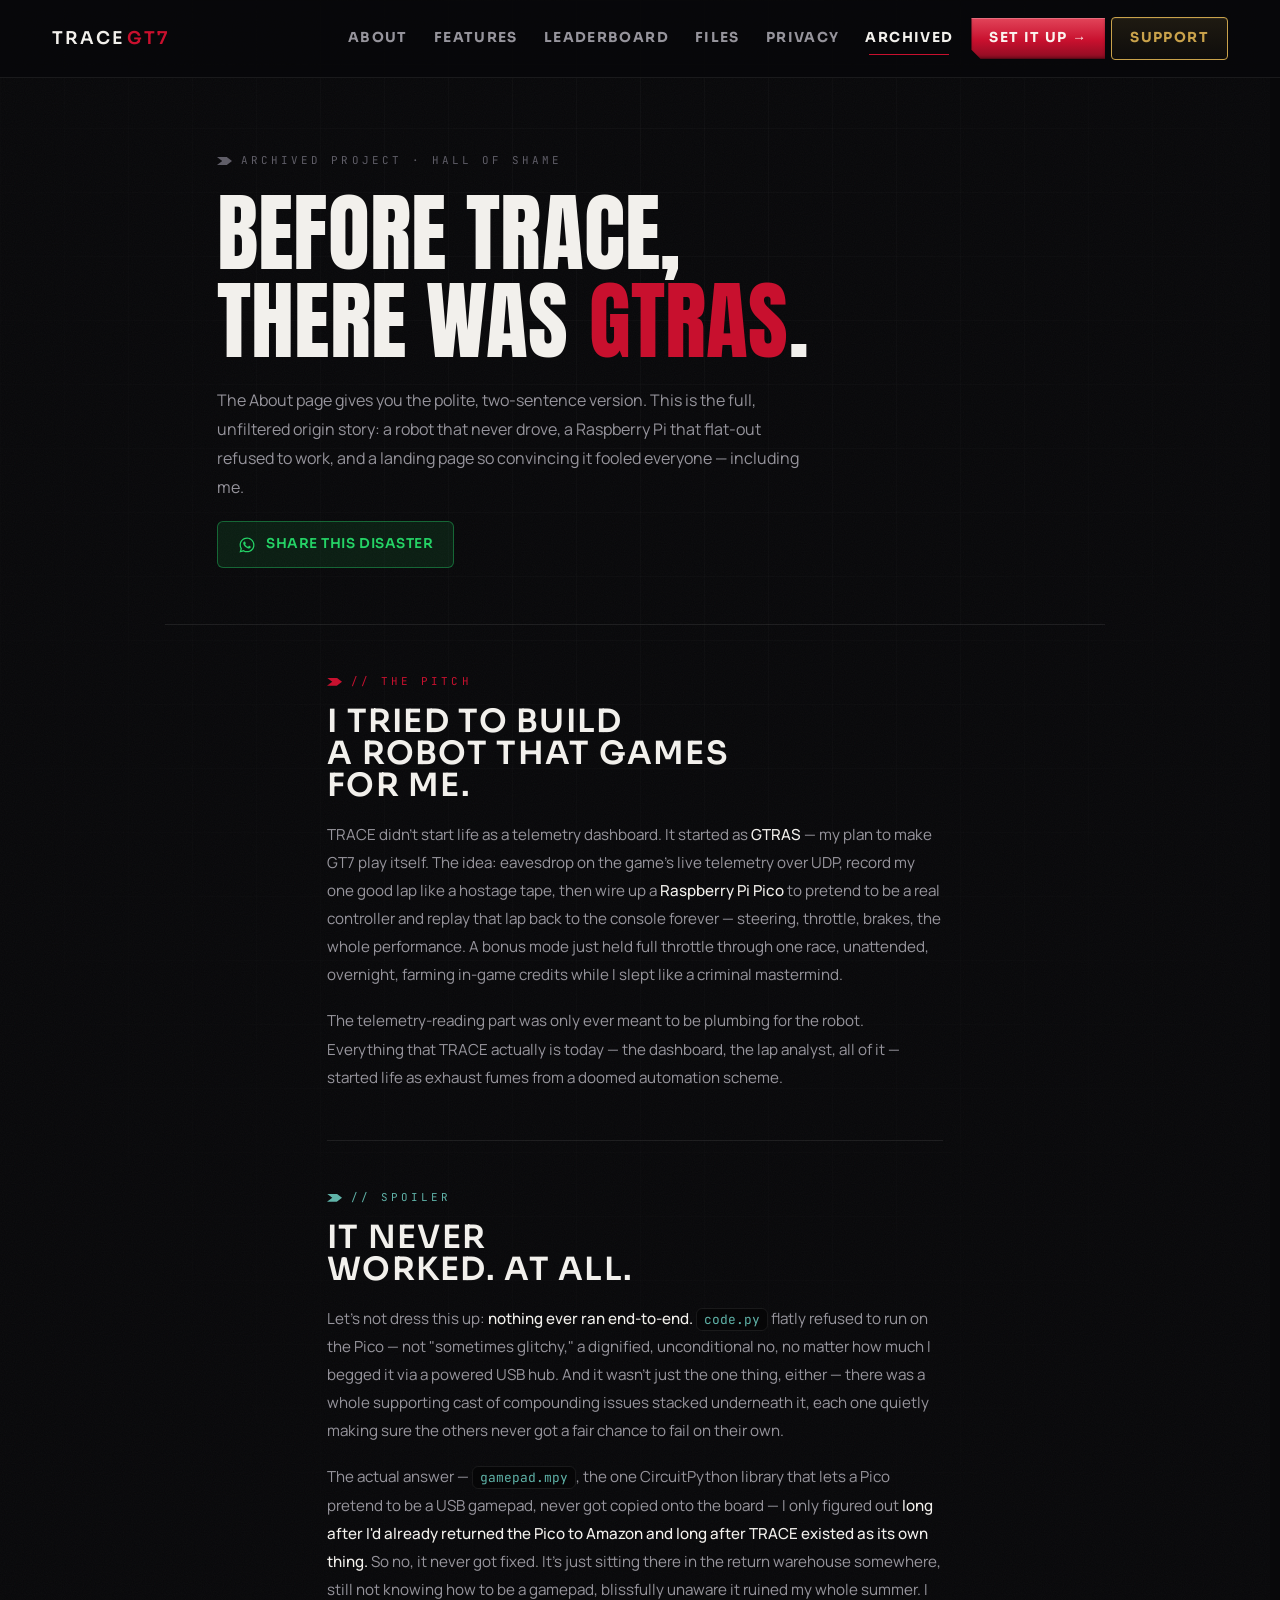
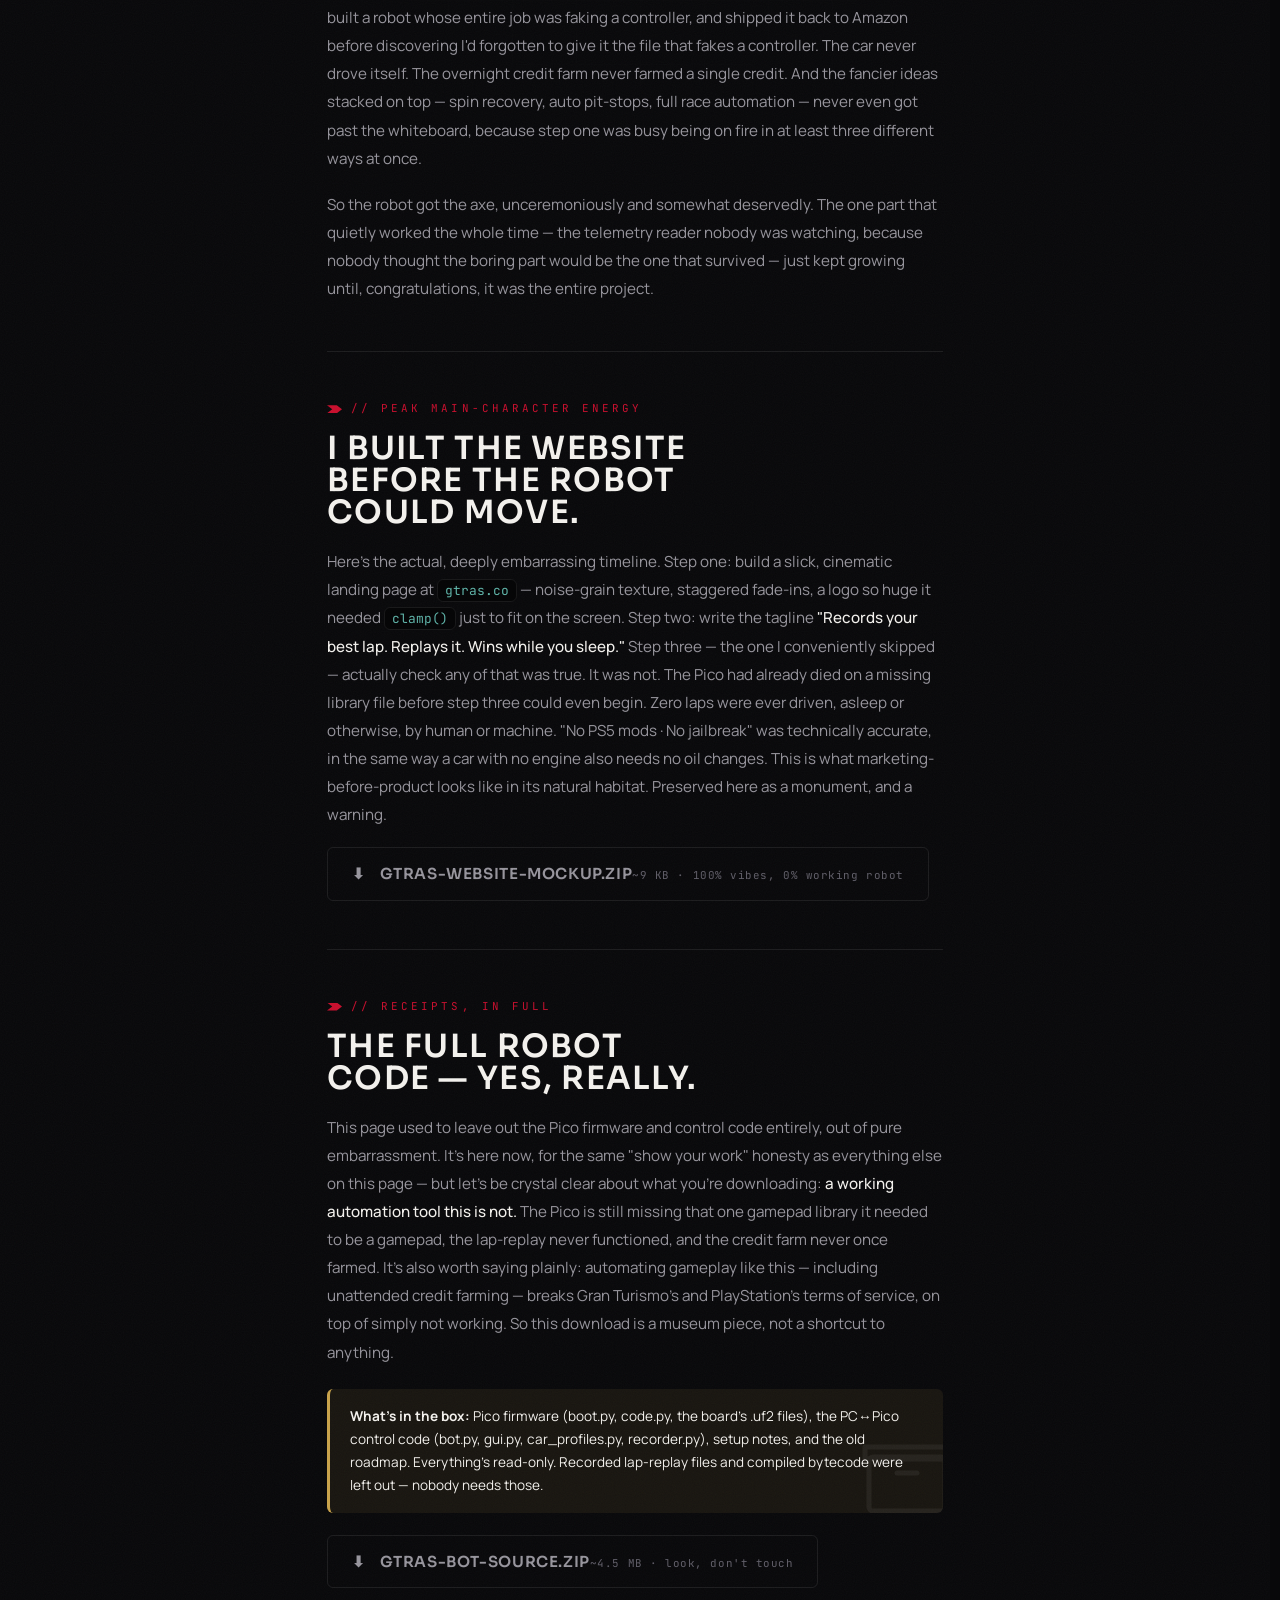
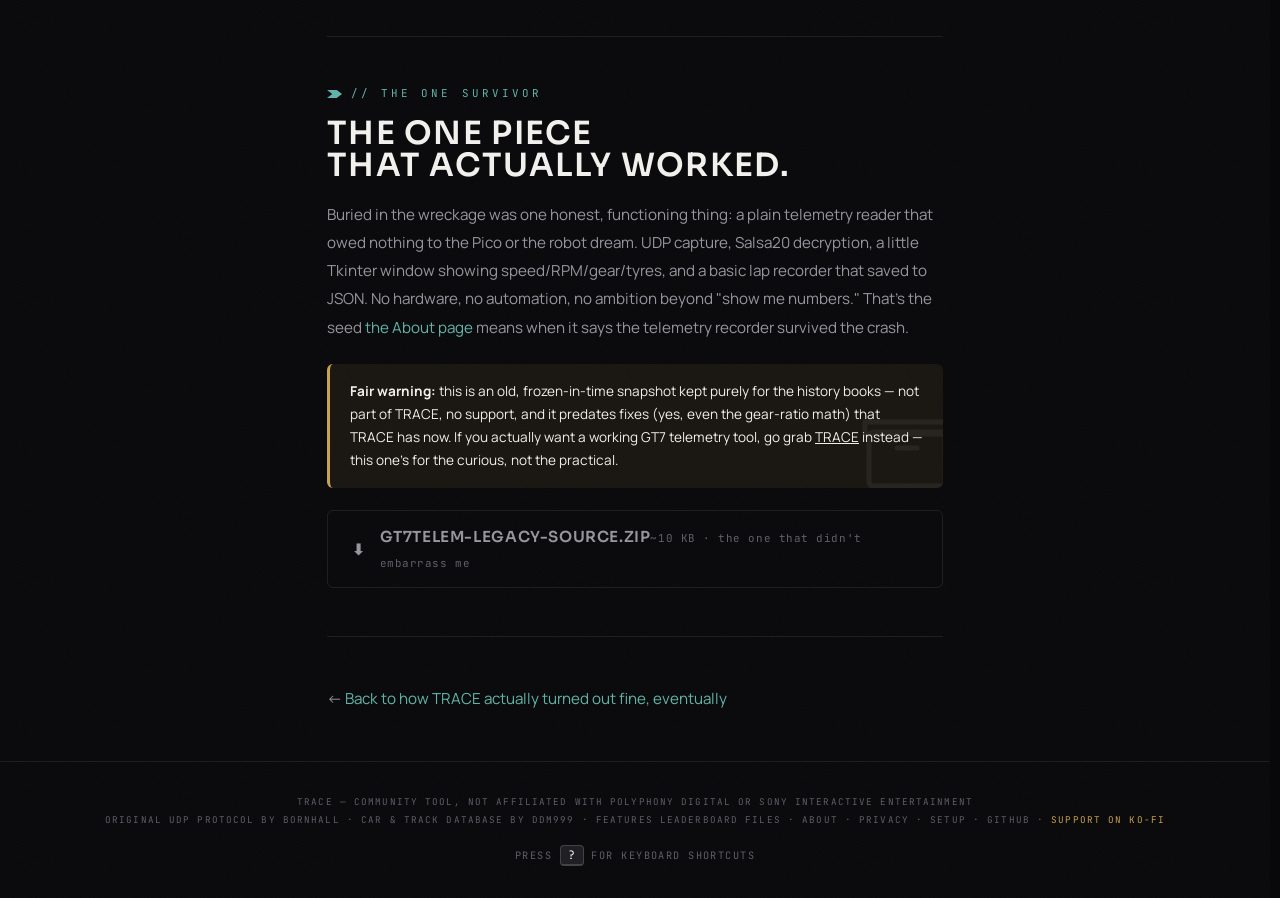
<file: archived.html>
<!DOCTYPE html>
<html lang="en">
<head>
<meta charset="UTF-8">
<!-- Google tag (gtag.js) -->
<script async src="https://www.googletagmanager.com/gtag/js?id=G-1DRKJH6JTG"></script>
<script>
  window.dataLayer = window.dataLayer || [];
  function gtag(){dataLayer.push(arguments);}
  gtag('js', new Date());

  gtag('config', 'G-1DRKJH6JTG');
</script>
<meta name="viewport" content="width=device-width, initial-scale=1.0">
<title>Archived — What Came Before TRACE</title>
<link rel="icon" href="data:image/svg+xml,<svg xmlns='http://www.w3.org/2000/svg' viewBox='0 0 32 32'><circle cx='16' cy='16' r='16' fill='%2308080a'/><path d='M7 6 L19 6 L27 16 L19 26 L7 26 L15 16 Z' fill='%23c8102e'/></svg>">
<link rel="apple-touch-icon" href="/apple-touch-icon.png">
<link rel="manifest" href="/site.webmanifest">
<link rel="preconnect" href="https://fonts.googleapis.com">
<link rel="preconnect" href="https://fonts.gstatic.com" crossorigin>
<link href="https://fonts.googleapis.com/css2?family=Anton&family=Sora:wght@600;700;800&family=Manrope:wght@400;500;600;700&family=JetBrains+Mono:wght@400;500;700&display=swap" rel="stylesheet">
<link rel="stylesheet" href="/assets/styles.css">
<meta name="description" content="Before TRACE, it was GTRAS — an automation bot that never worked. The real history of the project, and what survived.">
<meta name="robots" content="index, follow">
<link rel="canonical" href="https://gt7trace.netlify.app/archived">
<meta name="theme-color" content="#050505">
<meta property="og:type" content="website">
<meta property="og:site_name" content="TRACE">
<meta property="og:title" content="Archived — What Came Before TRACE">
<meta property="og:description" content="Before TRACE, it was GTRAS — an automation bot that never worked. The real history of the project, and what survived.">
<meta property="og:url" content="https://gt7trace.netlify.app/archived">
<meta property="og:image" content="https://gt7trace.netlify.app/og-image.png">
<meta name="twitter:card" content="summary_large_image">
<meta name="twitter:title" content="Archived — What Came Before TRACE">
<meta name="twitter:description" content="Before TRACE, it was GTRAS — an automation bot that never worked. The real history of the project, and what survived.">
<meta name="twitter:image" content="https://gt7trace.netlify.app/og-image.png">
<style>
.content { max-width:720px; margin:0 auto; padding:0 52px; }
.section { padding:48px 0; border-bottom:1px solid var(--line); }
.section:last-child { border-bottom:none; }
.section .eyebrow { margin-bottom:14px; }
.section h2 {
  font-family:'Sora', sans-serif;
  font-weight:600; font-size:2rem;
  text-transform:uppercase; letter-spacing:.04em;
  margin-bottom:20px; line-height:1;
}
.prose { font-size:.95rem; color:var(--mid); line-height:1.85; margin-bottom:18px; }
.prose:last-child { margin-bottom:0; }
.prose strong { color:var(--txt); font-weight:500; }
.prose a { color:var(--blue-2); text-decoration:none; }
.prose a:hover { text-decoration:underline; }

.notice {
  padding:16px 20px; margin:22px 0; border-radius:var(--radius);
  font-size:.85rem; line-height:1.7;
  border-left:3px solid var(--gold);
  background:rgba(201, 162, 75,.08);
}
.notice strong { color:var(--txt); }

.notice { isolation:isolate; overflow:hidden; position:relative; }
.notice > * { position:relative; z-index:1; }
.notice::after {
  content:'';
  position:absolute; right:-14px; bottom:-14px; z-index:0;
  width:100px; height:100px;
  background-repeat:no-repeat; background-position:bottom right; background-size:contain;
  opacity:.06; pointer-events:none;
  transition:opacity .35s ease;
  background-image: url("data:image/svg+xml,<svg xmlns='http://www.w3.org/2000/svg' viewBox='0 0 100 100'><rect x='12' y='30' width='76' height='54' rx='4' stroke='white' stroke-width='5' fill='none'/><path d='M8 20 H92 V32 H8 Z' stroke='white' stroke-width='5' fill='none' stroke-linejoin='round'/><line x1='40' y1='46' x2='60' y2='46' stroke='white' stroke-width='5' stroke-linecap='round'/></svg>");
}
.notice:hover::after { opacity:.11; }


.dl-row { display:flex; gap:12px; flex-wrap:wrap; align-items:stretch; margin-top:8px; }
.dl-btn {
  display:inline-flex; align-items:center; gap:14px;
  background:transparent; border:1px solid var(--line); color:var(--mid);
  text-decoration:none;
  font-family:'Sora', sans-serif;
  font-weight:600; font-size:.95rem;
  letter-spacing:.04em; text-transform:uppercase;
  padding:13px 24px; border-radius:var(--radius);
  transition:opacity .2s, transform .15s, border-color .2s, color .2s;
}
.dl-btn:hover { border-color:var(--blue); color:var(--txt); transform:translateY(-1px); }
.dl-meta { margin-left:auto; font-family:'JetBrains Mono', monospace; font-size:.68rem; letter-spacing:.05em; text-transform:none; color:var(--dim); font-weight:400; }

.share-btn {
  display:inline-flex; align-items:center; gap:10px;
  background:rgba(37,211,102,.1); border:1px solid rgba(37,211,102,.4); color:#25D366;
  text-decoration:none;
  font-family:'Sora', sans-serif;
  font-weight:600; font-size:.85rem;
  letter-spacing:.04em; text-transform:uppercase;
  padding:11px 20px; border-radius:var(--radius);
  transition:background .2s, transform .15s, border-color .2s;
  margin-top:20px;
}
.share-btn:hover { background:rgba(37,211,102,.18); border-color:#25D366; transform:translateY(-1px); }
.share-btn svg { flex-shrink:0; }
</style>
<script type="application/ld+json">
{
  "@context": "https://schema.org",
  "@type": "WebPage",
  "name": "Archived — What Came Before TRACE",
  "description": "Before TRACE, it was GTRAS — an automation bot that never worked. The real history of the project, and what survived.",
  "url": "https://gt7trace.netlify.app/archived",
  "isPartOf": {
    "@type": "SoftwareApplication",
    "name": "TRACE",
    "url": "https://gt7trace.netlify.app/",
    "creator": { "@type": "Person", "name": "Ransh" }
  },
  "breadcrumb": {
    "@type": "BreadcrumbList",
    "itemListElement": [
      { "@type": "ListItem", "position": 1, "name": "Home", "item": "https://gt7trace.netlify.app/" },
      { "@type": "ListItem", "position": 2, "name": "Archived", "item": "https://gt7trace.netlify.app/archived" }
    ]
  }
}
</script>
</head>
<body>

<a href="#main-content" class="skip-link">Skip to content</a>

<nav>
  <a href="/" class="logo">TRACE <span>GT7</span></a>
  <div class="nav-links">
    <a href="/about" class="nav-link">About</a>
    <a href="/features" class="nav-link">Features</a>
    <a href="/leaderboard" class="nav-link">Leaderboard</a>
    <a href="/totalfiles" class="nav-link">Files</a>
    <a href="/privacy" class="nav-link">Privacy</a>
    <a href="/archived" class="nav-link active">Archived</a>
    <a href="/setup"  class="nav-btn orange">Set It Up →</a>
    <a href="https://ko-fi.com/ransh" target="_blank" rel="noopener noreferrer" class="nav-btn gold">Support</a>
  </div>
  <button class="nav-burger" aria-label="Toggle menu" aria-expanded="false"><span></span><span></span><span></span></button>
</nav>
<div class="menu-scrim"></div>
<div class="mobile-menu">
  <a href="/about">About</a>
  <a href="/features">Features</a>
  <a href="/leaderboard">Leaderboard</a>
  <a href="/totalfiles">Files</a>
  <a href="/privacy">Privacy</a>
  <a href="/archived" class="active">Archived</a>
  <a href="/setup" class="mm-btn orange">Set It Up →</a>
  <a href="https://ko-fi.com/ransh" target="_blank" rel="noopener noreferrer" class="mm-btn gold">Support</a>
</div>

<div class="page-hdr" id="main-content">
  <div class="eyebrow dim">Archived Project · Hall Of Shame</div>
  <h1>Before TRACE,<br>There Was <em>GTRAS</em>.</h1>
  <p>The About page gives you the polite, two-sentence version. This is the full, unfiltered origin story: a robot that never drove, a Raspberry Pi that flat-out refused to work, and a landing page so convincing it fooled everyone — including me.</p>
  <a class="share-btn" target="_blank" rel="noopener noreferrer" href="https://wa.me/?text=This%20dev%20built%20a%20full%20cinematic%20landing%20page%20for%20a%20GT7%20racing%20bot%20before%20confirming%20it%20could%20drive%20a%20single%20lap.%20It%20never%20did.%20He%20archived%20the%20whole%20disaster%20%E2%80%94%20code%2C%20receipts%2C%20and%20all%3A%20https%3A%2F%2Fgt7trace.netlify.app%2Farchived">
    <svg width="18" height="18" viewBox="0 0 24 24" fill="currentColor"><path d="M12.04 2C6.58 2 2.13 6.45 2.13 11.91c0 1.75.46 3.45 1.32 4.95L2 22l5.31-1.39a9.9 9.9 0 0 0 4.72 1.2h.01c5.46 0 9.91-4.45 9.91-9.91 0-2.65-1.03-5.14-2.9-7.01A9.82 9.82 0 0 0 12.04 2zm0 18.13a8.2 8.2 0 0 1-4.19-1.15l-.3-.18-3.12.82.83-3.04-.2-.31a8.22 8.22 0 0 1-1.26-4.36c0-4.54 3.7-8.24 8.25-8.24 2.2 0 4.27.86 5.83 2.42a8.18 8.18 0 0 1 2.41 5.83c0 4.55-3.7 8.21-8.25 8.21zm4.52-6.16c-.25-.12-1.47-.72-1.69-.81-.23-.08-.39-.12-.56.13-.17.24-.64.81-.78.97-.14.17-.29.19-.53.06-.25-.12-1.05-.39-2-1.23-.74-.66-1.24-1.47-1.39-1.72-.14-.25-.02-.38.11-.51.11-.11.25-.29.37-.43.13-.14.17-.25.25-.41.08-.17.04-.31-.02-.43-.06-.12-.56-1.36-.77-1.86-.2-.48-.41-.42-.56-.43-.14-.01-.31-.01-.48-.01a.92.92 0 0 0-.67.31c-.23.25-.87.85-.87 2.08 0 1.22.89 2.4 1.01 2.57.13.17 1.75 2.67 4.24 3.74.59.26 1.05.41 1.41.52.59.19 1.13.16 1.55.1.47-.07 1.47-.6 1.68-1.18.21-.58.21-1.07.14-1.18-.06-.1-.23-.16-.48-.28z"/></svg>
    Share this disaster
  </a>
</div>

<div class="content">

  <div class="section">
    <div class="eyebrow orange">// the pitch</div>
    <h2>I Tried To Build<br>A Robot That Games<br>For Me.</h2>
    <p class="prose">TRACE didn't start life as a telemetry dashboard. It started as <strong>GTRAS</strong> — my plan to make GT7 play itself. The idea: eavesdrop on the game's live telemetry over UDP, record my one good lap like a hostage tape, then wire up a <strong>Raspberry Pi Pico</strong> to pretend to be a real controller and replay that lap back to the console forever — steering, throttle, brakes, the whole performance. A bonus mode just held full throttle through one race, unattended, overnight, farming in-game credits while I slept like a criminal mastermind.</p>
    <p class="prose">The telemetry-reading part was only ever meant to be plumbing for the robot. Everything that TRACE actually is today — the dashboard, the lap analyst, all of it — started life as exhaust fumes from a doomed automation scheme.</p>
  </div>

  <div class="section">
    <div class="eyebrow">// spoiler</div>
    <h2>It Never<br>Worked. At All.</h2>
    <p class="prose">Let's not dress this up: <strong>nothing ever ran end-to-end.</strong> <code>code.py</code> flatly refused to run on the Pico — not "sometimes glitchy," a dignified, unconditional no, no matter how much I begged it via a powered USB hub. And it wasn't just the one thing, either — there was a whole supporting cast of compounding issues stacked underneath it, each one quietly making sure the others never got a fair chance to fail on their own.</p>
    <p class="prose">The actual answer — <code>gamepad.mpy</code>, the one CircuitPython library that lets a Pico pretend to be a USB gamepad, never got copied onto the board — I only figured out <strong>long after I'd already returned the Pico to Amazon and long after TRACE existed as its own thing.</strong> So no, it never got fixed. It's just sitting there in the return warehouse somewhere, still not knowing how to be a gamepad, blissfully unaware it ruined my whole summer. I built a robot whose entire job was faking a controller, and shipped it back to Amazon before discovering I'd forgotten to give it the file that fakes a controller. The car never drove itself. The overnight credit farm never farmed a single credit. And the fancier ideas stacked on top — spin recovery, auto pit-stops, full race automation — never even got past the whiteboard, because step one was busy being on fire in at least three different ways at once.</p>
    <p class="prose">So the robot got the axe, unceremoniously and somewhat deservedly. The one part that quietly worked the whole time — the telemetry reader nobody was watching, because nobody thought the boring part would be the one that survived — just kept growing until, congratulations, it was the entire project.</p>
  </div>

  <div class="section">
    <div class="eyebrow orange">// peak main-character energy</div>
    <h2>I Built The Website<br>Before The Robot<br>Could Move.</h2>
    <p class="prose">Here's the actual, deeply embarrassing timeline. Step one: build a slick, cinematic landing page at <code>gtras.co</code> — noise-grain texture, staggered fade-ins, a logo so huge it needed <code>clamp()</code> just to fit on the screen. Step two: write the tagline <strong>"Records your best lap. Replays it. Wins while you sleep."</strong> Step three — the one I conveniently skipped — actually check any of that was true. It was not. The Pico had already died on a missing library file before step three could even begin. Zero laps were ever driven, asleep or otherwise, by human or machine. "No PS5 mods · No jailbreak" was technically accurate, in the same way a car with no engine also needs no oil changes. This is what marketing-before-product looks like in its natural habitat. Preserved here as a monument, and a warning.</p>
    <div class="dl-row">
      <a href="/gtras-website-mockup.zip" class="dl-btn" download>⬇ <span>gtras-website-mockup.zip<span class="dl-meta">~9 KB · 100% vibes, 0% working robot</span></span></a>
    </div>
  </div>

  <div class="section">
    <div class="eyebrow orange">// receipts, in full</div>
    <h2>The Full Robot<br>Code — Yes, Really.</h2>
    <p class="prose">This page used to leave out the Pico firmware and control code entirely, out of pure embarrassment. It's here now, for the same "show your work" honesty as everything else on this page — but let's be crystal clear about what you're downloading: <strong>a working automation tool this is not.</strong> The Pico is still missing that one gamepad library it needed to be a gamepad, the lap-replay never functioned, and the credit farm never once farmed. It's also worth saying plainly: automating gameplay like this — including unattended credit farming — breaks Gran Turismo's and PlayStation's terms of service, on top of simply not working. So this download is a museum piece, not a shortcut to anything.</p>
    <div class="notice"><strong>What's in the box:</strong> Pico firmware (boot.py, code.py, the board's .uf2 files), the PC↔Pico control code (bot.py, gui.py, car_profiles.py, recorder.py), setup notes, and the old roadmap. Everything's read-only. Recorded lap-replay files and compiled bytecode were left out — nobody needs those.</div>
    <div class="dl-row">
      <a href="/gtras-bot-source.zip" class="dl-btn" download>⬇ <span>gtras-bot-source.zip<span class="dl-meta">~4.5 MB · look, don't touch</span></span></a>
    </div>
  </div>

  <div class="section">
    <div class="eyebrow">// the one survivor</div>
    <h2>The One Piece<br>That Actually Worked.</h2>
    <p class="prose">Buried in the wreckage was one honest, functioning thing: a plain telemetry reader that owed nothing to the Pico or the robot dream. UDP capture, Salsa20 decryption, a little Tkinter window showing speed/RPM/gear/tyres, and a basic lap recorder that saved to JSON. No hardware, no automation, no ambition beyond "show me numbers." That's the seed <a href="/about">the About page</a> means when it says the telemetry recorder survived the crash.</p>
    <div class="notice"><strong>Fair warning:</strong> this is an old, frozen-in-time snapshot kept purely for the history books — not part of TRACE, no support, and it predates fixes (yes, even the gear-ratio math) that TRACE has now. If you actually want a working GT7 telemetry tool, go grab <a href="/setup">TRACE</a> instead — this one's for the curious, not the practical.</div>
    <div class="dl-row">
      <a href="/gt7telem-legacy-source.zip" class="dl-btn" download>⬇ <span>gt7telem-legacy-source.zip<span class="dl-meta">~10 KB · the one that didn't embarrass me</span></span></a>
    </div>
  </div>

  <div class="section" style="border-bottom:none;">
    <p class="prose">← <a href="/about">Back to how TRACE actually turned out fine, eventually</a></p>
  </div>

</div>

<footer>
  TRACE — community tool, not affiliated with Polyphony Digital or Sony Interactive Entertainment<br>
  Original UDP protocol by <a href="https://github.com/Bornhall/gt7telemetry" target="_blank" rel="noopener noreferrer">Bornhall</a> · Car &amp; track database by <a href="https://github.com/ddm999/gt7info" target="_blank" rel="noopener noreferrer">ddm999</a> &middot; <a href="/features">Features</a>
  <a href="/leaderboard">Leaderboard</a>
  <a href="/totalfiles">Files</a> &middot; <a href="/about">About</a> &middot; <a href="/privacy">Privacy</a> &middot; <a href="/setup">Setup</a> &middot; <a href="https://github.com/ransh2014/gt7telemtrace" target="_blank" rel="noopener noreferrer">GitHub</a> &middot; <a href="https://ko-fi.com/ransh" target="_blank" rel="noopener noreferrer" style="color:var(--gold);">Support on Ko-fi</a>
</footer>

<script src="/assets/site.js"></script>

</body>
</html>
</file>
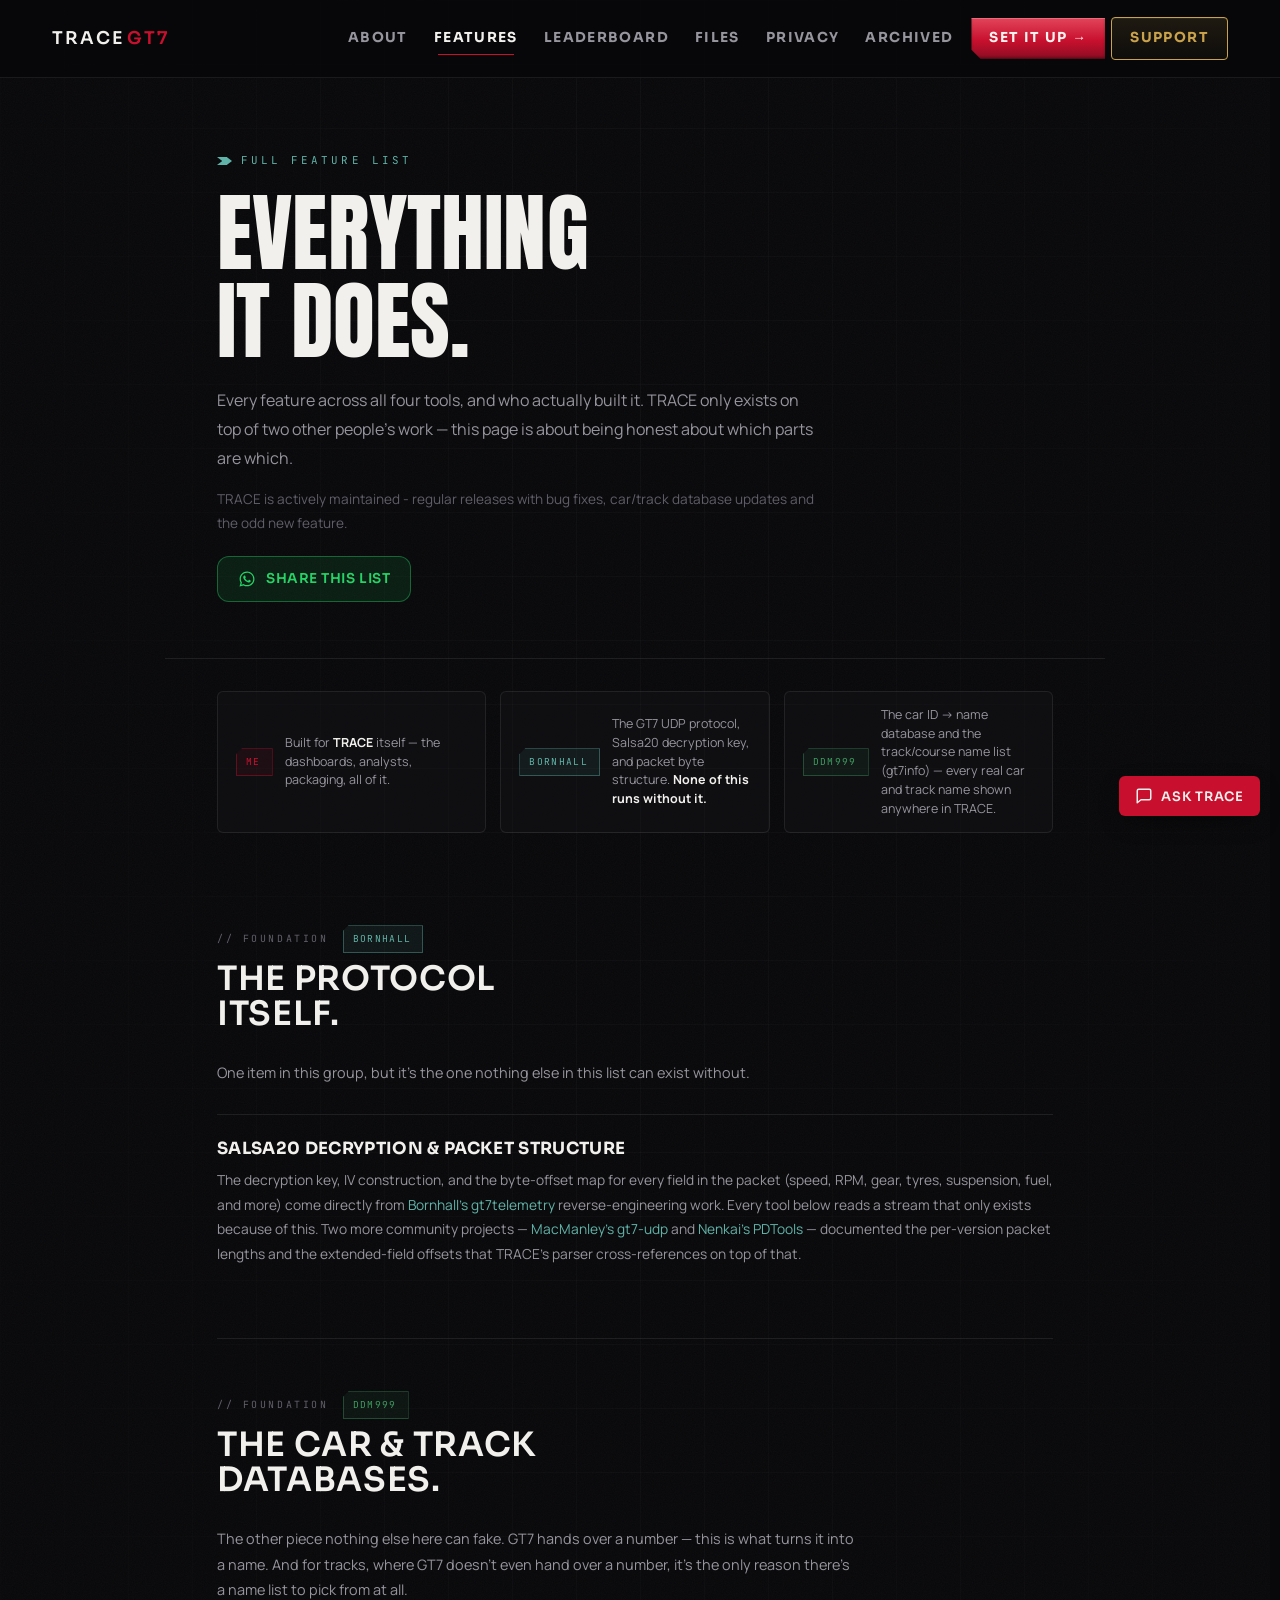
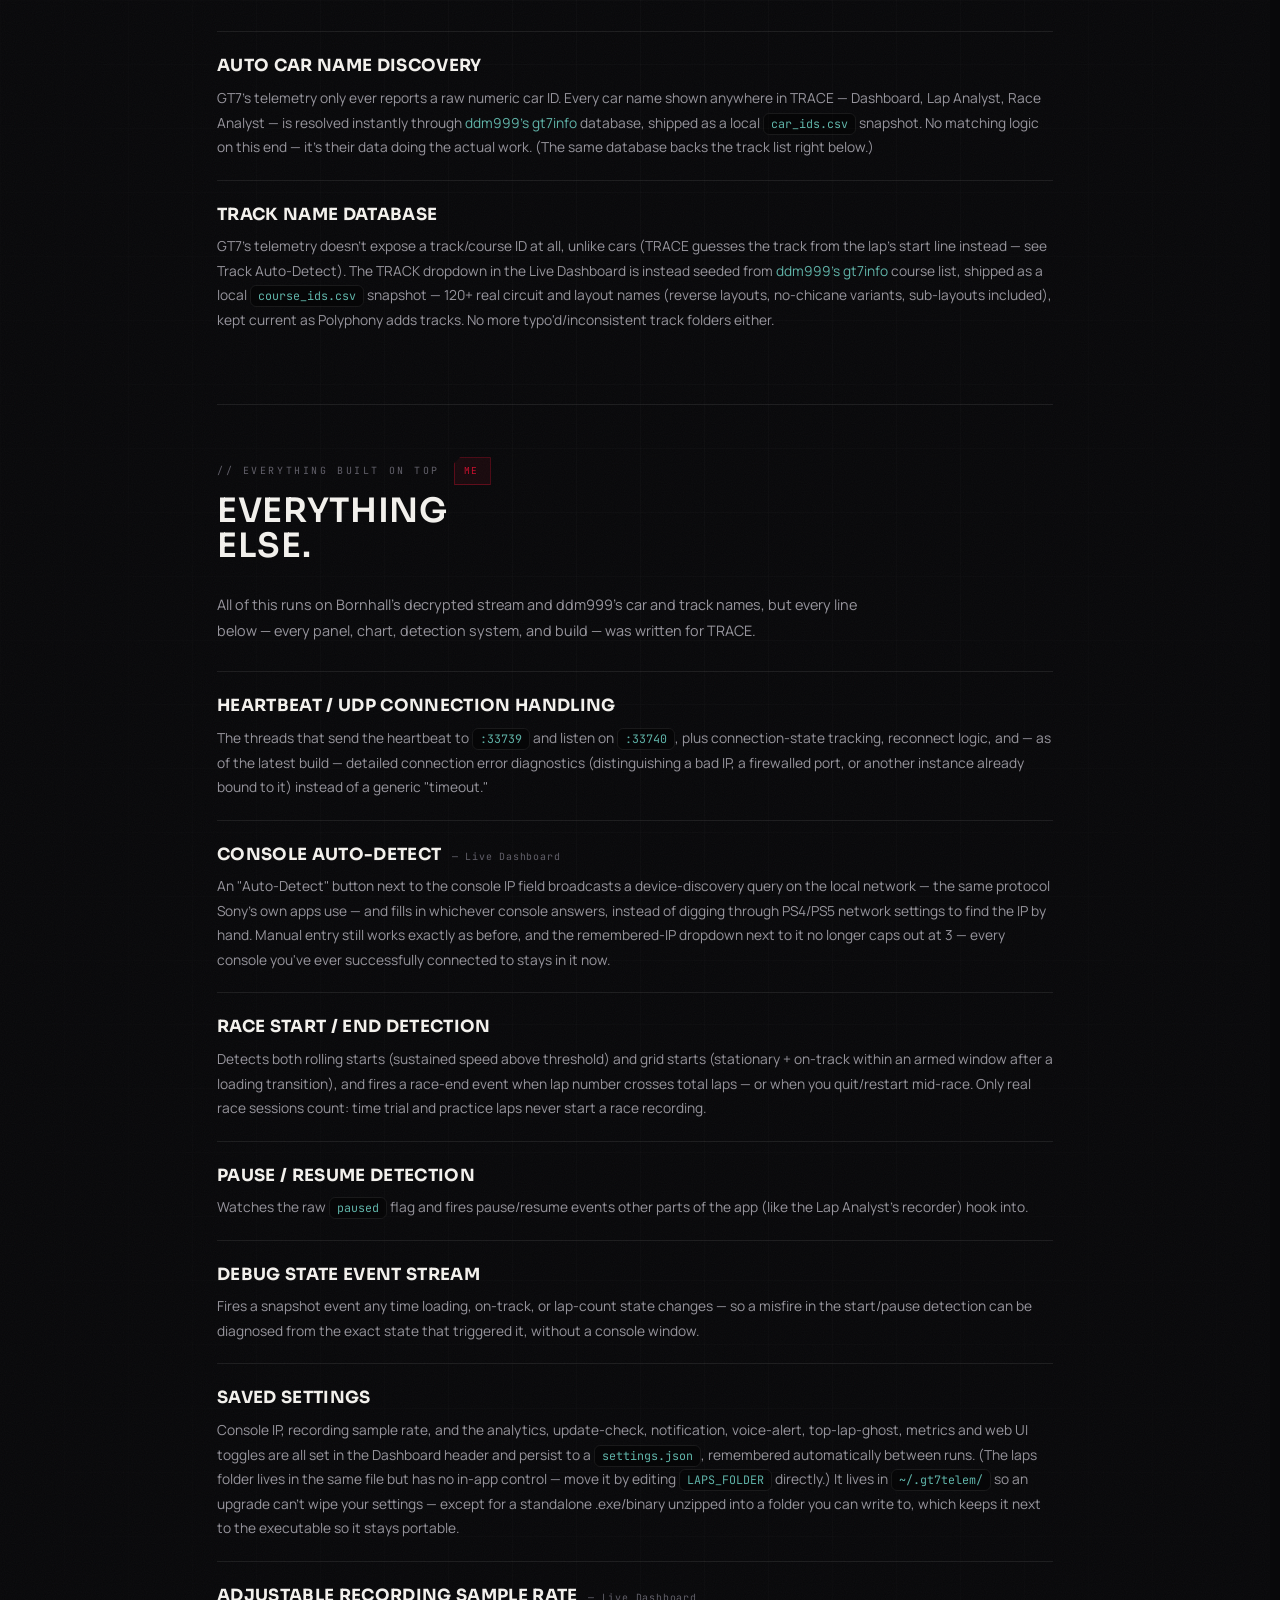
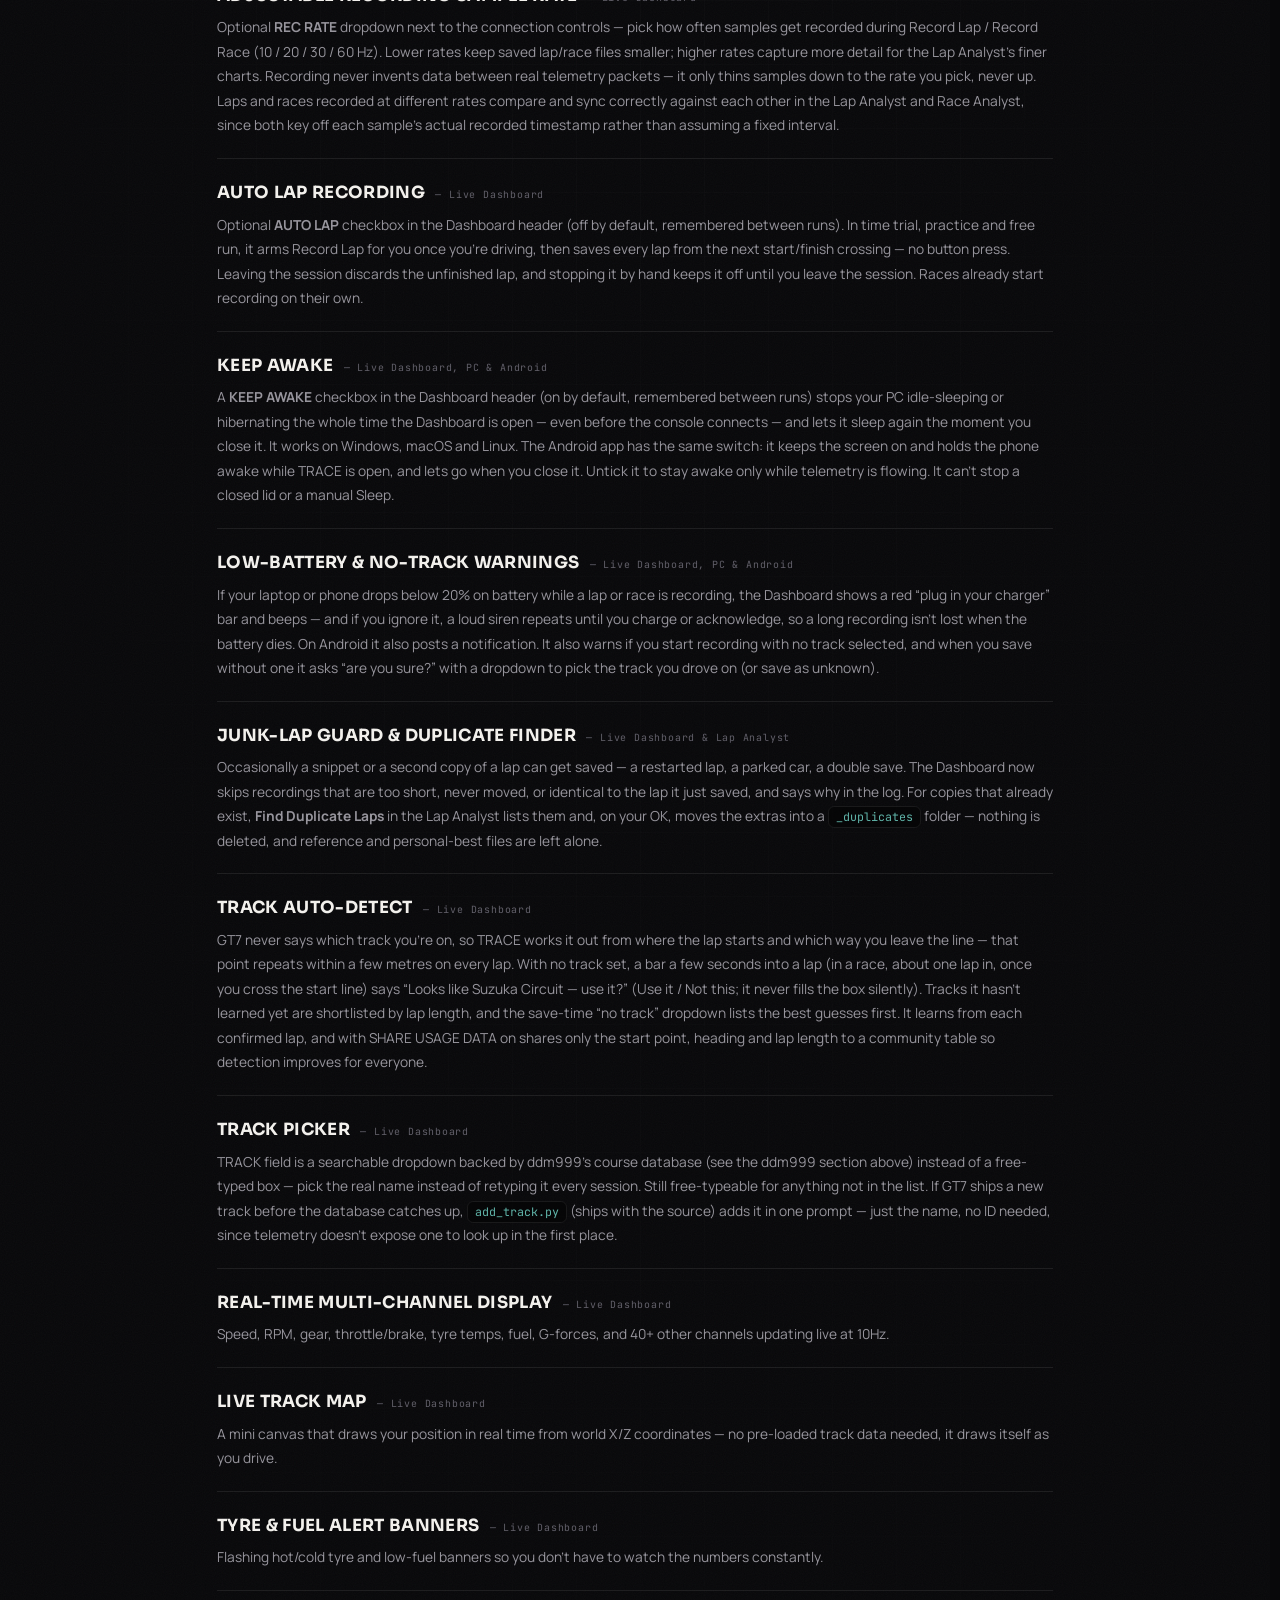
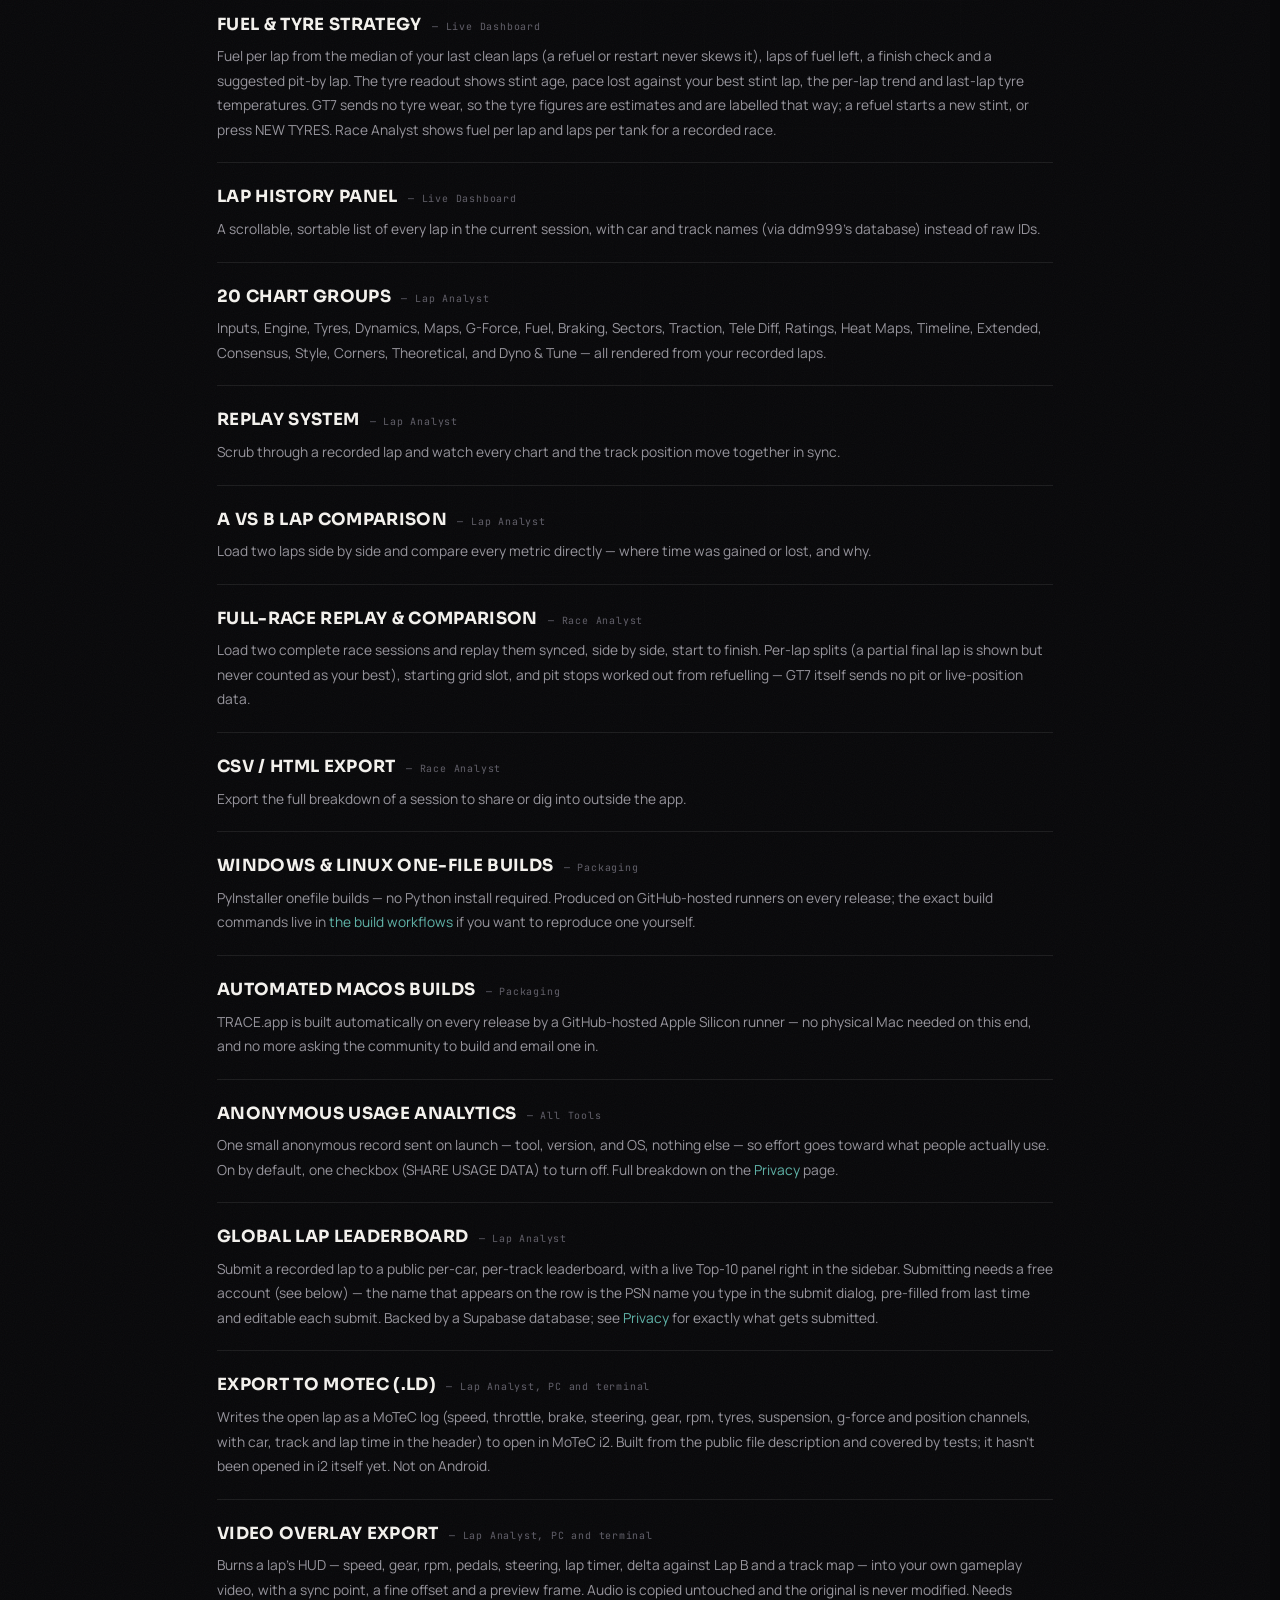
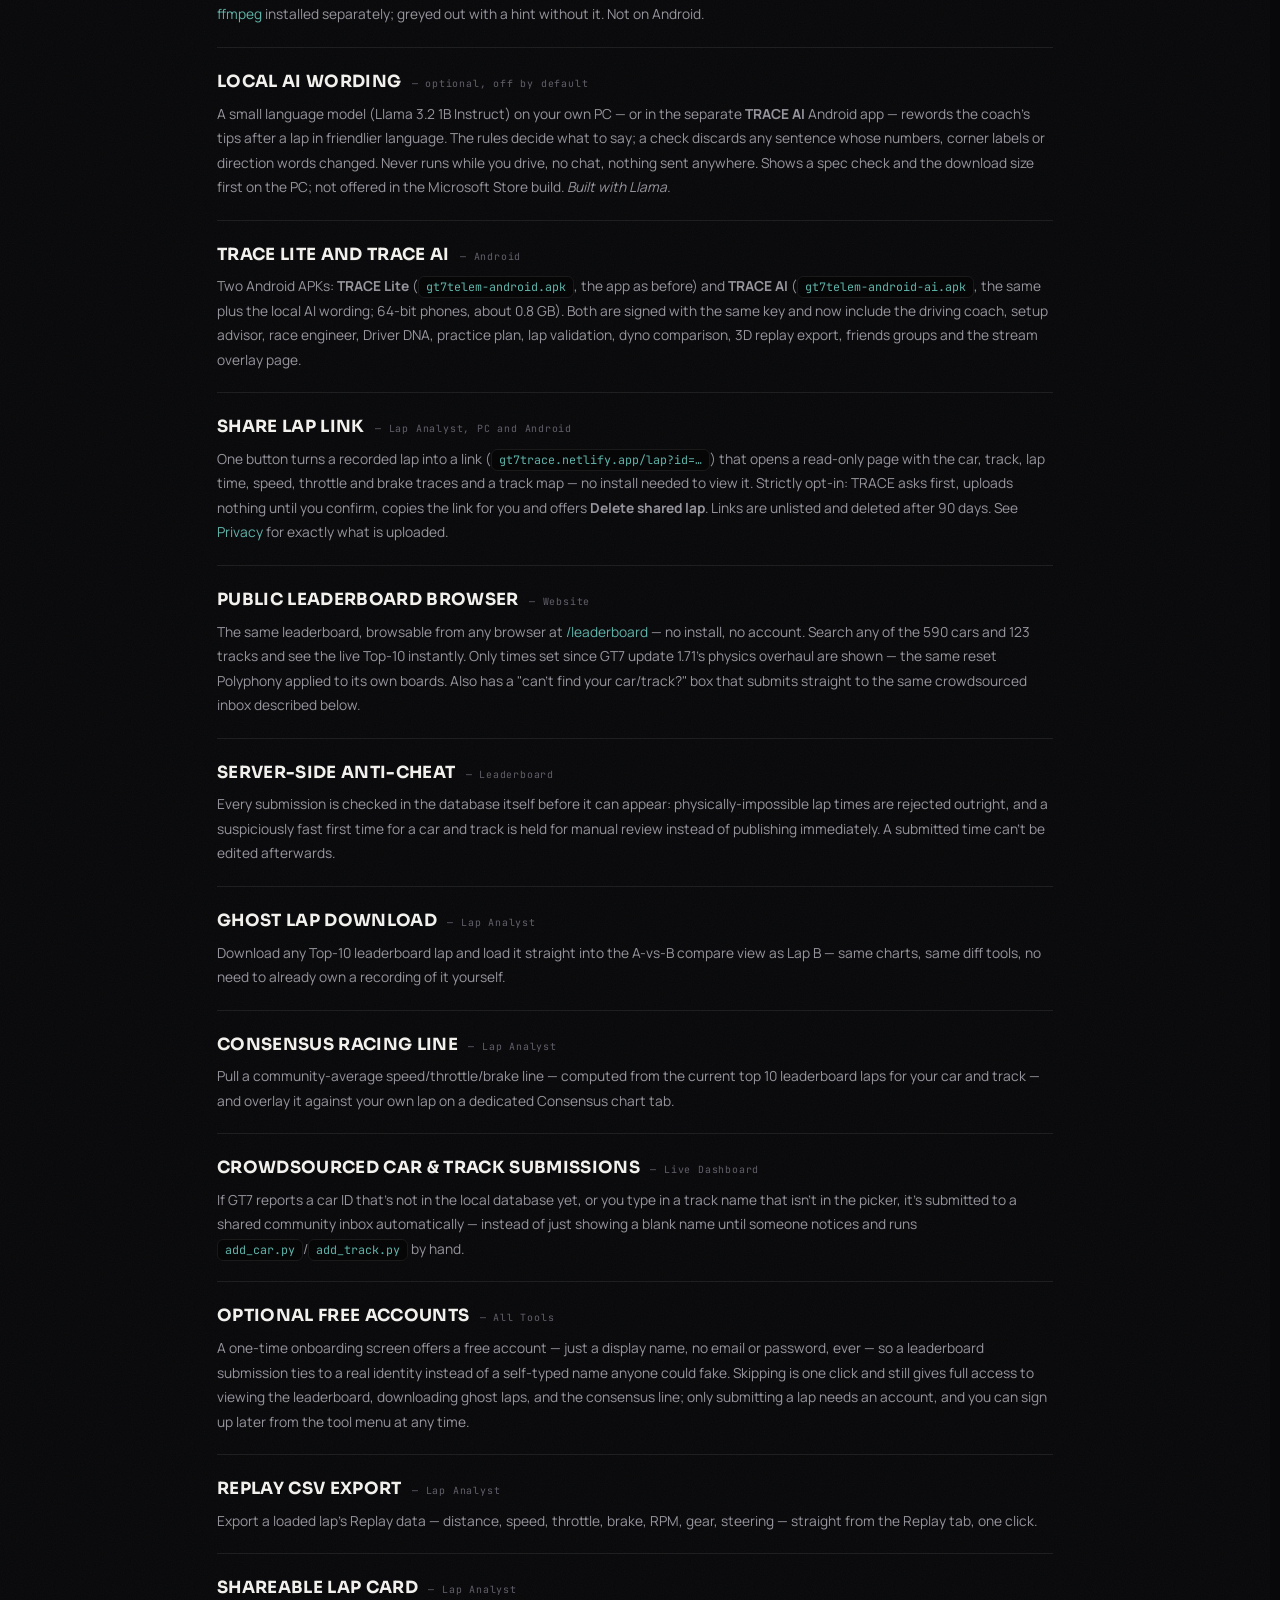
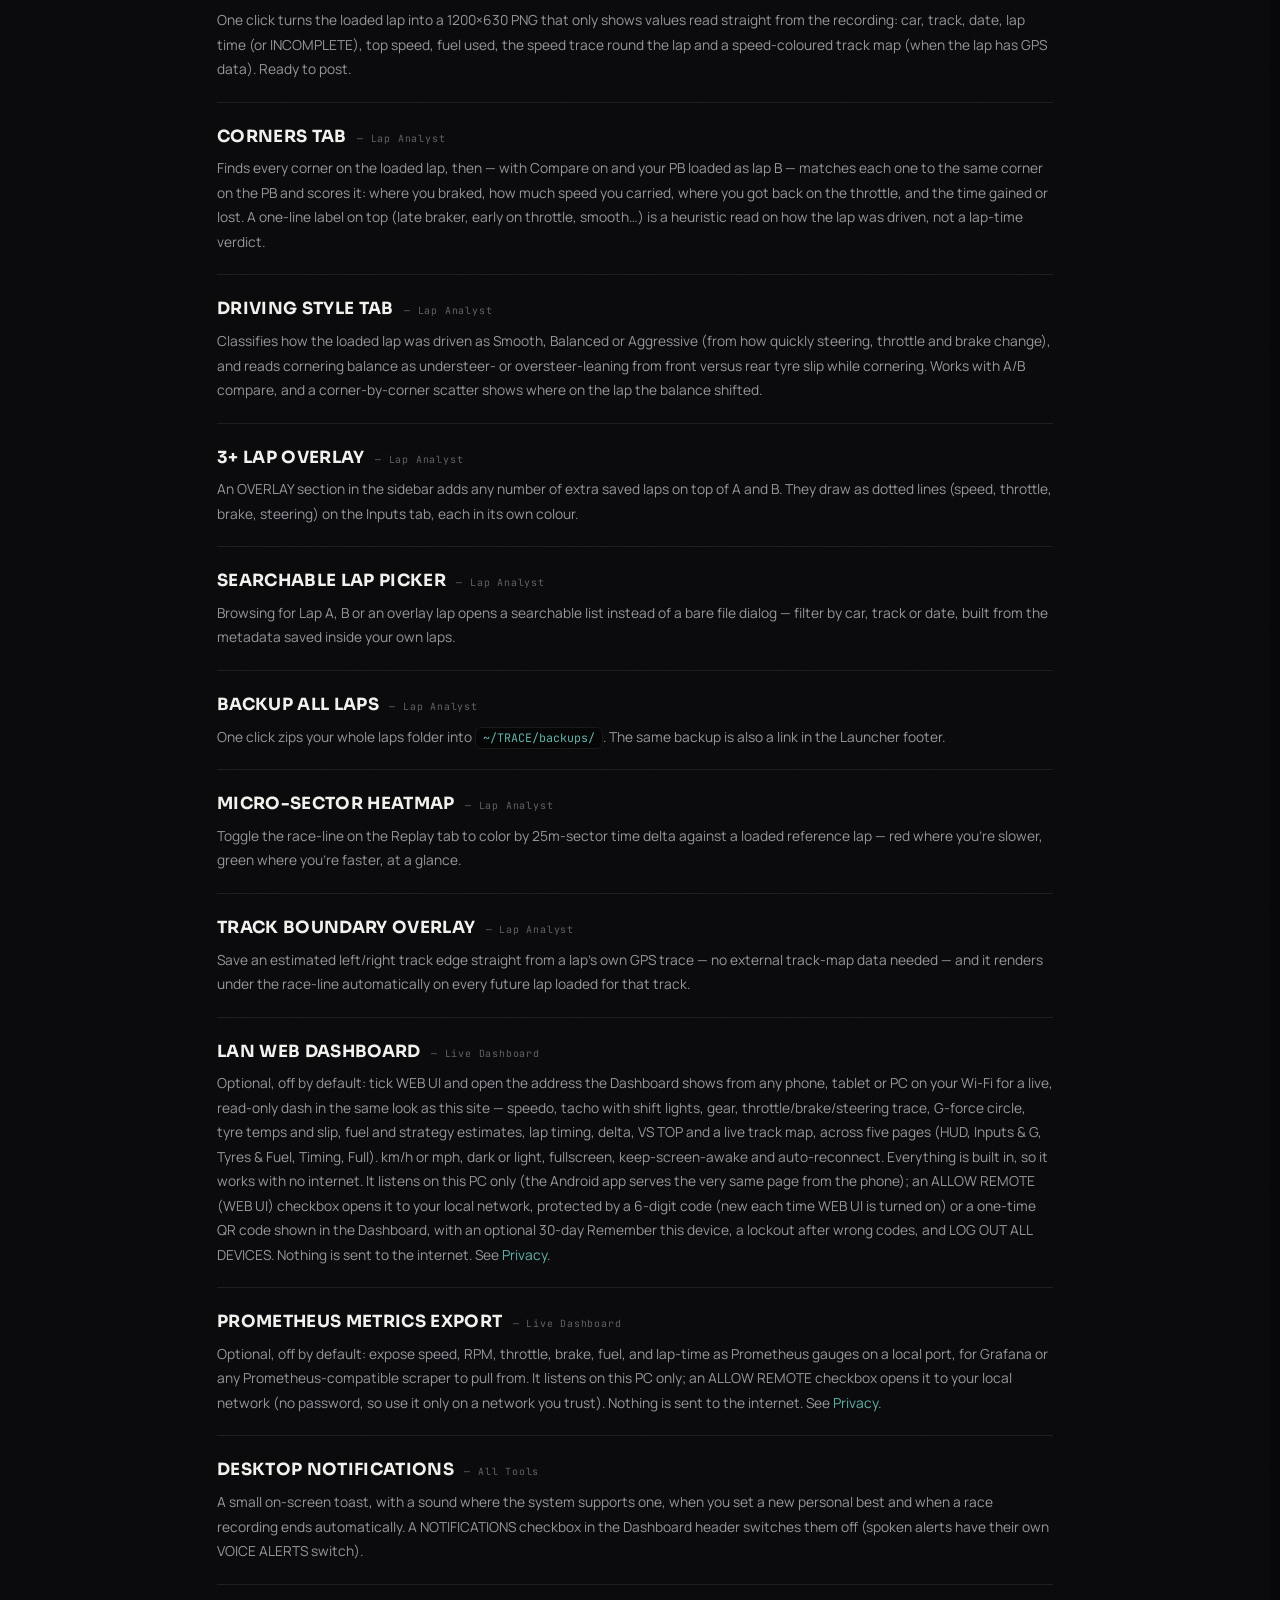
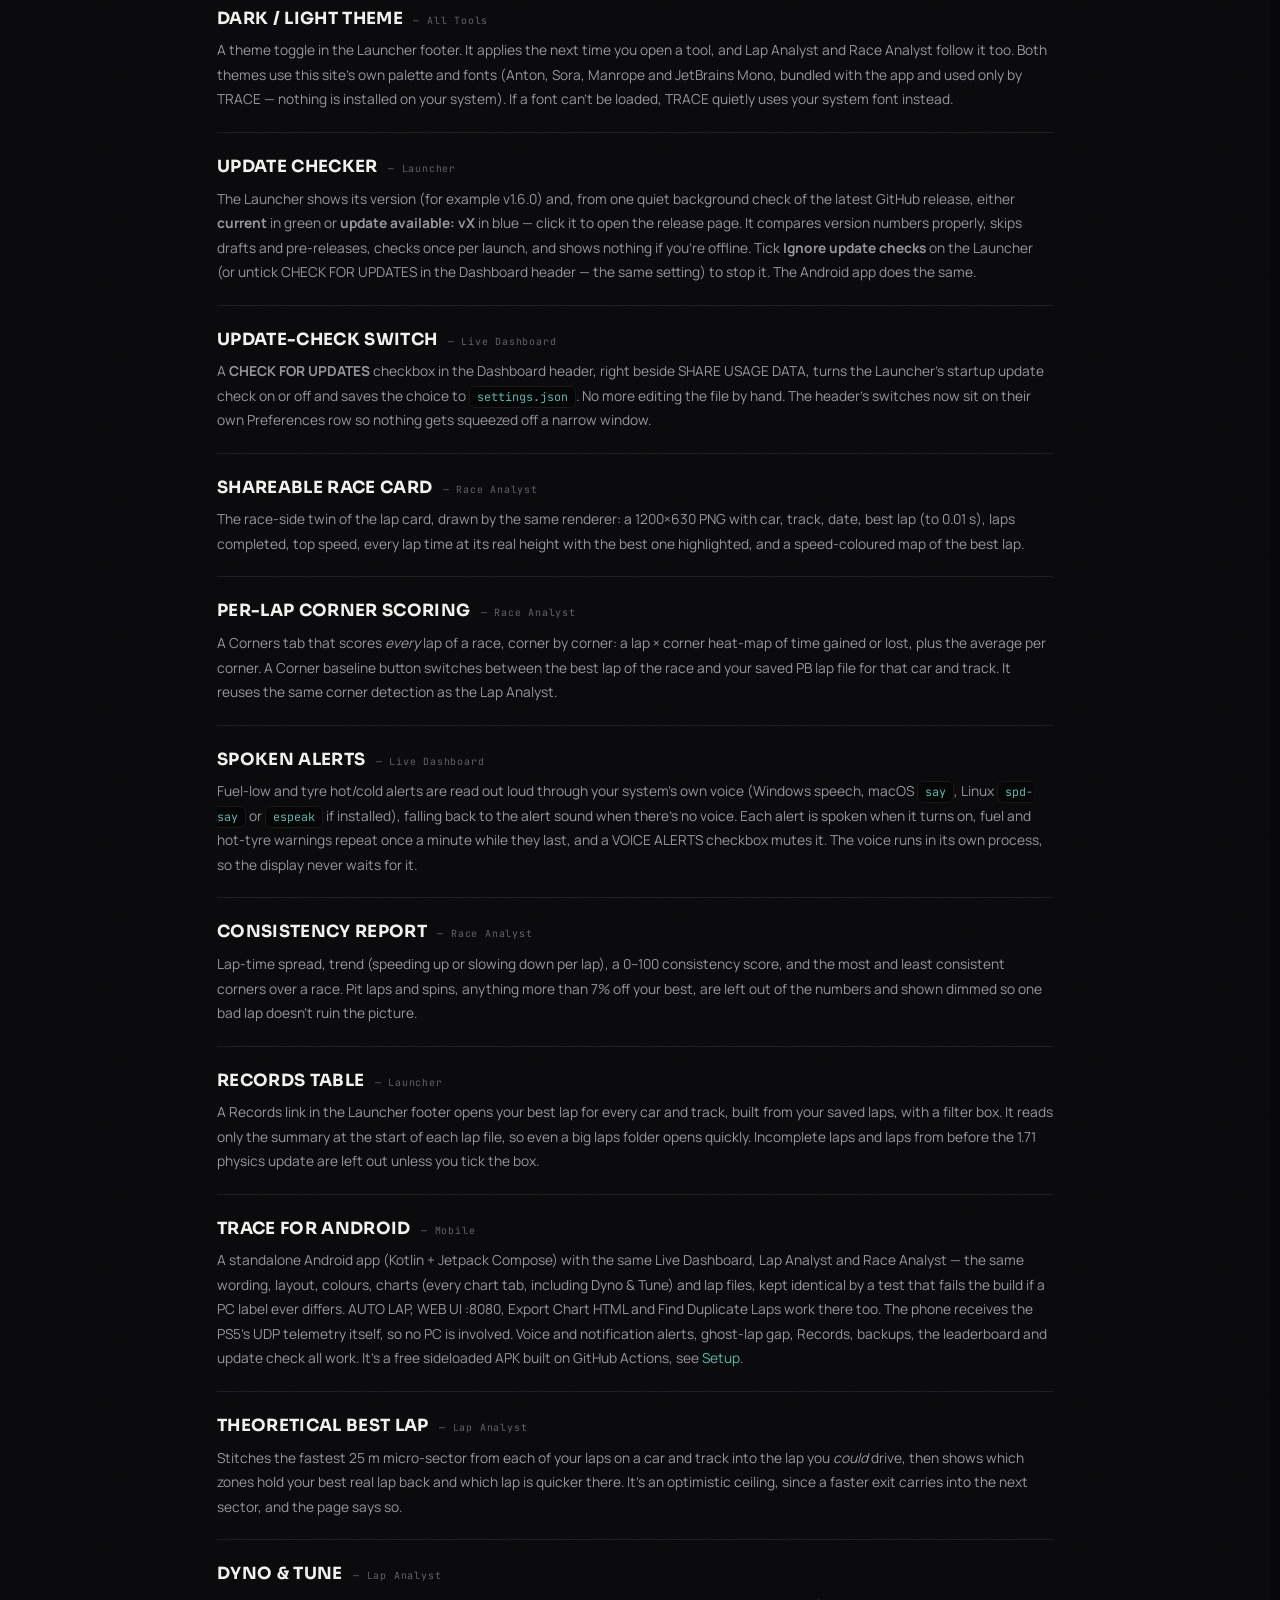
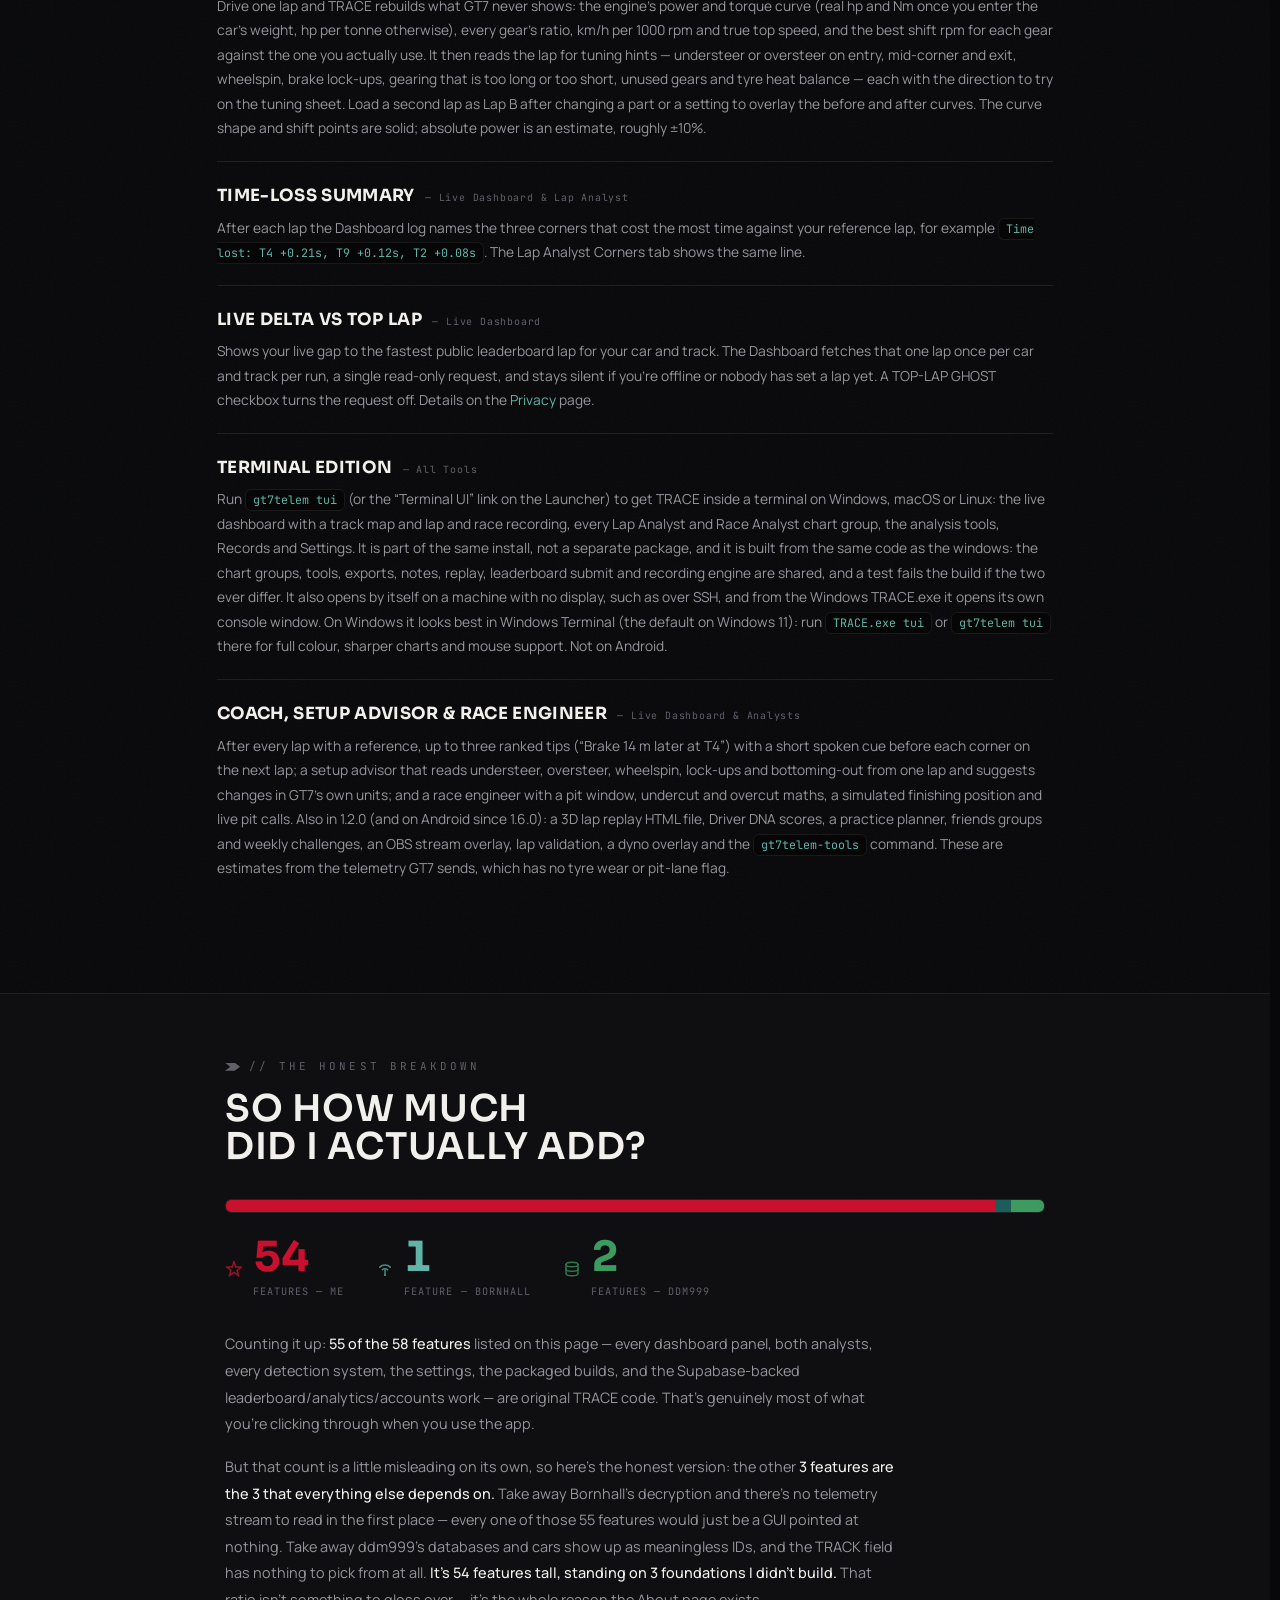
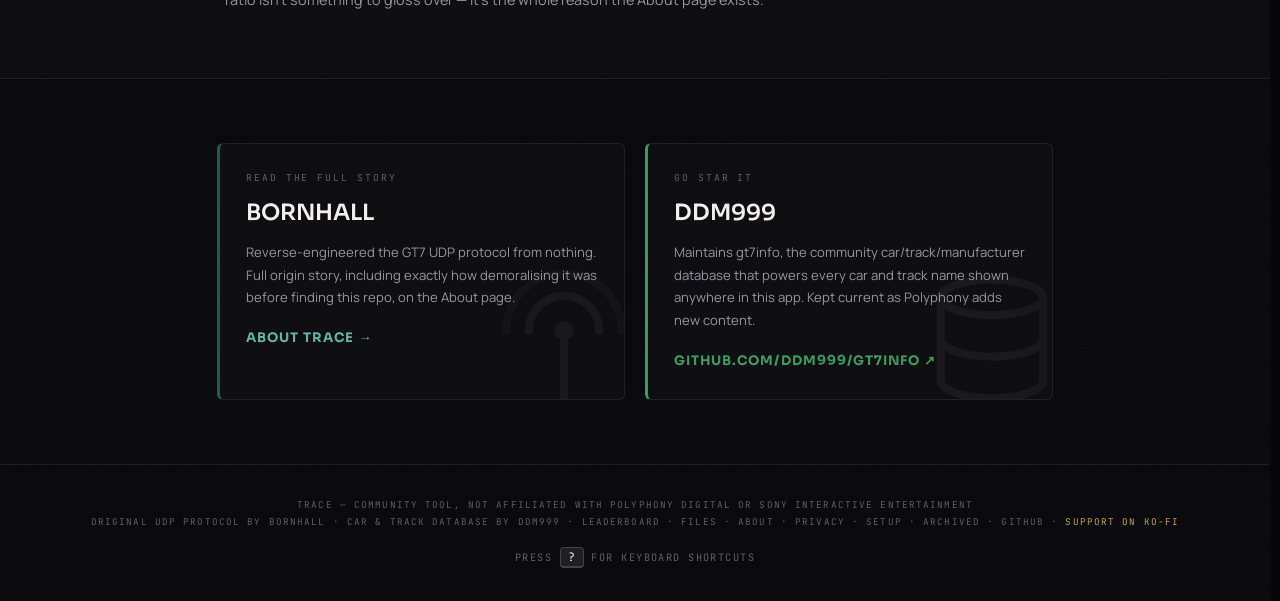
<file: features.html>
<!DOCTYPE html>
<html lang="en">
<head>
<meta charset="UTF-8">
<!-- Google tag (gtag.js) -->
<script async src="https://www.googletagmanager.com/gtag/js?id=G-1DRKJH6JTG"></script>
<script>
  window.dataLayer = window.dataLayer || [];
  function gtag(){dataLayer.push(arguments);}
  gtag('js', new Date());

  gtag('config', 'G-1DRKJH6JTG');
</script>
<meta name="viewport" content="width=device-width, initial-scale=1.0">
<title>TRACE Features — GT7 Live Dashboard, Track Map & Lap Analyst</title>
<link rel="icon" href="data:image/svg+xml,<svg xmlns='http://www.w3.org/2000/svg' viewBox='0 0 32 32'><circle cx='16' cy='16' r='16' fill='%2308080a'/><path d='M7 6 L19 6 L27 16 L19 26 L7 26 L15 16 Z' fill='%23c8102e'/></svg>">
<link rel="apple-touch-icon" href="/apple-touch-icon.png">
<link rel="manifest" href="/site.webmanifest">
<link rel="preconnect" href="https://fonts.googleapis.com">
<link rel="preconnect" href="https://fonts.gstatic.com" crossorigin>
<link href="https://fonts.googleapis.com/css2?family=Anton&family=Sora:wght@600;700;800&family=Manrope:wght@400;500;600;700&family=JetBrains+Mono:wght@400;500;700&display=swap" rel="stylesheet">
<link rel="stylesheet" href="/assets/styles.css">
<meta name="description" content="See what TRACE can do: a live GT7 telemetry dashboard, real-time track map, 19-chart Lap Analyst and a full Race Analyst for replay and comparison.">
<meta name="robots" content="index, follow">
<link rel="canonical" href="https://gt7trace.netlify.app/features">
<meta name="theme-color" content="#050505">
<meta property="og:type" content="website">
<meta property="og:site_name" content="TRACE">
<meta property="og:title" content="TRACE Features — GT7 Live Dashboard, Track Map & Lap Analyst">
<meta property="og:description" content="See what TRACE can do: a live GT7 telemetry dashboard, real-time track map, 19-chart Lap Analyst and a full Race Analyst for replay and comparison.">
<meta property="og:url" content="https://gt7trace.netlify.app/features">
<meta property="og:image" content="https://gt7trace.netlify.app/og-image.png">
<meta name="twitter:card" content="summary_large_image">
<meta name="twitter:title" content="TRACE Features — GT7 Live Dashboard, Track Map & Lap Analyst">
<meta name="twitter:description" content="See what TRACE can do: a live GT7 telemetry dashboard, real-time track map, 19-chart Lap Analyst and a full Race Analyst for replay and comparison.">
<meta name="twitter:image" content="https://gt7trace.netlify.app/og-image.png">
<style>
/* ── LEGEND ── */
.legend {
  max-width:940px; margin:32px auto 0; padding:0 52px 40px;
  display:flex; gap:14px; flex-wrap:wrap;
}
.legend-item {
  display:flex; align-items:center; gap:12px;
  background:var(--bg-1); border:1px solid var(--line); border-radius:var(--radius);
  padding:14px 18px; flex:1; min-width:230px;
}
.legend-sub { font-size:.78rem; color:var(--mid); line-height:1.5; }
.legend-sub strong { color:var(--txt); }

/* ── BADGES ── */
.badge {
  display:inline-flex; align-items:center; gap:6px;
  font-family:'JetBrains Mono', monospace;
  font-size:.6rem; letter-spacing:.14em; text-transform:uppercase;
  padding:5px 11px 5px 9px; border:1px solid; white-space:nowrap; border-radius:0;
  clip-path: polygon(6px 0, 100% 0, 100% 100%, 0 100%, 0 6px);
  flex-shrink:0;
}
.badge.me       { color:var(--orange); border-color:rgba(200, 16, 46,.4); background:rgba(200, 16, 46,.08); }
.badge.bornhall { color:var(--blue-2); border-color:rgba(95, 179, 168,.4); background:rgba(95, 179, 168,.08); }
.badge.ddm999   { color:var(--green);  border-color:rgba(60, 154, 95,.4); background:rgba(60, 154, 95,.08); }

/* ── FEATURE GROUPS ── */
.content { max-width:940px; margin:0 auto; padding:0 52px 40px; }
.feat-group { padding:52px 0; border-bottom:1px solid var(--line); }
.feat-group:last-child { border-bottom:none; }

.fg-head { display:flex; align-items:center; gap:14px; margin-bottom:8px; }
.fg-tag {
  font-family:'JetBrains Mono', monospace;
  font-size:.62rem; letter-spacing:.26em; text-transform:uppercase;
  color:var(--dim);
}
.fg-h {
  font-family:'Sora', sans-serif;
  font-weight:600; font-size:2.1rem;
  text-transform:uppercase; letter-spacing:.02em;
  margin-bottom:28px; line-height:1.05;
}
.fg-lead { font-size:.9rem; color:var(--mid); line-height:1.8; margin-bottom:28px; max-width:640px; }
.fg-lead strong { color:var(--txt); font-weight:500; }
.fg-lead a { color:var(--blue-2); text-decoration:none; }
.fg-lead a:hover { text-decoration:underline; }

.fg-sub {
  font-family:'JetBrains Mono', monospace;
  font-size:.62rem; letter-spacing:.08em; text-transform:none;
  color:var(--dim); font-weight:400; margin-left:6px;
}

.feat-row {
  display:grid; grid-template-columns:minmax(0,1fr) auto;
  gap:6px 20px; align-items:start;
  padding:20px 0; border-top:1px solid var(--line);
}
.feat-group .feat-row:first-of-type { border-top:none; }
.feat-name {
  font-family:'Sora', sans-serif;
  font-weight:700; font-size:1.05rem;
  text-transform:uppercase; letter-spacing:.02em;
  color:var(--txt);
}
.feat-desc {
  grid-column:1 / -1;
  font-size:.86rem; color:var(--mid); line-height:1.78;
}
.feat-desc a { color:var(--blue-2); text-decoration:none; }
.feat-desc a:hover { text-decoration:underline; }

/* ── TALLY / SUMMARY ── */
.tally-wrap { background:var(--bg-1); border-top:1px solid var(--line); border-bottom:1px solid var(--line); padding:64px 52px; }
.tally { max-width:820px; margin:0 auto; }
.tally-h {
  font-family:'Sora', sans-serif;
  font-weight:600; font-size:2.3rem;
  text-transform:uppercase; letter-spacing:.02em; line-height:1.05;
  margin:14px 0 32px;
}
.tally-bar { display:flex; width:100%; height:14px; overflow:hidden; border-radius:var(--radius); border:1px solid var(--line); margin-bottom:24px; }
.tb-seg { height:100%; width:0; transition:width 1s cubic-bezier(.22,.9,.35,1); }
@media (prefers-reduced-motion: reduce) { .tb-seg { transition:none; } }
.tb-seg.me       { background:var(--orange); }
.tb-seg.bornhall { background:var(--blue); }
.tb-seg.ddm999   { background:var(--green); }
.tally-stats { display:flex; gap:32px; flex-wrap:wrap; margin-bottom:30px; }
.tally-stat { display:flex; flex-direction:column; }
.ts-n { font-family:'Sora', sans-serif; font-weight:700; font-size:2.6rem; line-height:1; font-variant-numeric:tabular-nums; }
.ts-n.me       { color:var(--orange); }
.ts-n.bornhall { color:var(--blue-2); }
.ts-n.ddm999   { color:var(--green); }
.ts-l { font-family:'JetBrains Mono', monospace; font-size:.64rem; letter-spacing:.1em; text-transform:uppercase; color:var(--dim); margin-top:6px; }
.tally-p { font-size:.9rem; color:var(--mid); line-height:1.85; margin-bottom:16px; max-width:680px; }
.tally-p:last-child { margin-bottom:0; }
.tally-p strong { color:var(--txt); font-weight:500; }

/* ── FOUNDATIONS CALLOUT ── */
.foundations { max-width:940px; margin:0 auto; padding:64px 52px; display:grid; grid-template-columns:1fr 1fr; gap:20px; }
.fnd-card { background:var(--bg-1); border:1px solid var(--line); border-left:3px solid var(--blue); border-radius:var(--radius); padding:26px; }
.fnd-card.green { border-left-color:var(--green); }
.fnd-eyebrow { font-family:'JetBrains Mono', monospace; font-size:.6rem; letter-spacing:.2em; text-transform:uppercase; color:var(--dim); margin-bottom:8px; }
.fnd-name { font-family:'Sora', sans-serif; font-weight:600; font-size:1.4rem; text-transform:uppercase; color:var(--txt); margin-bottom:10px; }
.fnd-sub { font-size:.82rem; color:var(--mid); line-height:1.75; margin-bottom:14px; }
.fnd-link { text-decoration:none; color:var(--blue-2); font-family:'Sora', sans-serif; font-weight:700; font-size:.82rem; letter-spacing:.08em; text-transform:uppercase; }
.fnd-link:hover { text-decoration:underline; }
.fnd-card.green .fnd-link { color:var(--green); }

/* ── TALLY ICONS + FOUNDATION CARD WATERMARKS ── */
.tally-stat { flex-direction:row; align-items:center; gap:10px; }
.ts-icon { flex-shrink:0; opacity:.75; }
.ts-icon.me { color:var(--orange); }
.ts-icon.bornhall { color:var(--blue-2); }
.ts-icon.ddm999 { color:var(--green); }
.ts-text { display:flex; flex-direction:column; }

.fnd-card { isolation:isolate; overflow:hidden; }
.fnd-card > * { position:relative; z-index:1; }
.fnd-card::after {
  content:'';
  position:absolute; right:-20px; bottom:-20px; z-index:0;
  width:160px; height:160px;
  background-repeat:no-repeat; background-position:bottom right; background-size:contain;
  opacity:.045; pointer-events:none;
  transition:opacity .35s ease;
}
.fnd-card:hover::after { opacity:.09; }
.fnd-bornhall::after { background-image: url("data:image/svg+xml,<svg xmlns='http://www.w3.org/2000/svg' viewBox='0 0 100 100'><path d='M50 90 V45' stroke='white' stroke-width='5' stroke-linecap='round'/><path d='M28 45 A22 22 0 0 1 72 45' stroke='white' stroke-width='5' fill='none' stroke-linecap='round'/><path d='M14 45 A36 36 0 0 1 86 45' stroke='white' stroke-width='5' fill='none' stroke-linecap='round' opacity='.6'/><circle cx='50' cy='45' r='6' fill='white'/></svg>"); }
.fnd-ddm999::after { background-image: url("data:image/svg+xml,<svg xmlns='http://www.w3.org/2000/svg' viewBox='0 0 100 100'><ellipse cx='50' cy='24' rx='32' ry='11' stroke='white' stroke-width='5' fill='none'/><path d='M18 24 V76 A32 11 0 0 0 82 76 V24' stroke='white' stroke-width='5' fill='none'/><path d='M18 50 A32 11 0 0 0 82 50' stroke='white' stroke-width='5' fill='none'/></svg>"); }


@media(max-width:780px){
  .legend { padding:0 20px 30px; }
  .content { padding:0 20px 30px; }
  .foundations { grid-template-columns:1fr; padding:50px 20px; }
  .feat-row { grid-template-columns:1fr; }
  .tally-wrap { padding:48px 20px; }
  .tally-stats { gap:22px; }
}
</style>
<script type="application/ld+json">
{
  "@context": "https://schema.org",
  "@type": "WebPage",
  "name": "TRACE Features — GT7 Live Dashboard, Track Map & Lap Analyst",
  "description": "See what TRACE can do: a live GT7 telemetry dashboard, real-time track map, 19-chart Lap Analyst and a full Race Analyst for replay and comparison.",
  "url": "https://gt7trace.netlify.app/features",
  "isPartOf": {
    "@type": "SoftwareApplication",
    "name": "TRACE",
    "url": "https://gt7trace.netlify.app/"
  },
  "breadcrumb": {
    "@type": "BreadcrumbList",
    "itemListElement": [
      { "@type": "ListItem", "position": 1, "name": "Home", "item": "https://gt7trace.netlify.app/" },
      { "@type": "ListItem", "position": 2, "name": "Features", "item": "https://gt7trace.netlify.app/features" }
    ]
  }
}
</script>
</head>
<body>

<a href="#main-content" class="skip-link">Skip to content</a>

<nav>
  <a href="/" class="logo">TRACE <span>GT7</span></a>
  <div class="nav-links">
    <a href="/about" class="nav-link">About</a>
    <a href="/features" class="nav-link active">Features</a>
    <a href="/leaderboard" class="nav-link">Leaderboard</a>
    <a href="/totalfiles" class="nav-link">Files</a>
    <a href="/privacy" class="nav-link">Privacy</a>
    <a href="/archived" class="nav-link">Archived</a>
    <a href="/setup" class="nav-btn orange">Set It Up →</a>
    <a href="https://ko-fi.com/ransh" target="_blank" rel="noopener noreferrer" class="nav-btn gold">Support</a>
  </div>
  <button class="nav-burger" aria-label="Toggle menu" aria-expanded="false"><span></span><span></span><span></span></button>
</nav>
<div class="menu-scrim"></div>
<div class="mobile-menu">
  <a href="/about">About</a>
  <a href="/features" class="active">Features</a>
  <a href="/leaderboard">Leaderboard</a>
  <a href="/totalfiles">Files</a>
  <a href="/privacy">Privacy</a>
  <a href="/archived">Archived</a>
  <a href="/setup" class="mm-btn orange">Set It Up →</a>
  <a href="https://ko-fi.com/ransh" target="_blank" rel="noopener noreferrer" class="mm-btn gold">Support</a>
</div>

<div class="page-hdr" id="main-content">
  <div class="eyebrow">Full Feature List</div>
  <h1>Everything<br>It Does.</h1>
  <p>Every feature across all four tools, and who actually built it. TRACE only exists on top of two other people's work — this page is about being honest about which parts are which.</p>
  <p style="font-size:.85rem;color:var(--dim);margin-top:14px;">TRACE is actively maintained - regular releases with bug fixes, car/track database updates and the odd new feature.</p>
  <a class="share-btn" target="_blank" rel="noopener noreferrer" href="https://wa.me/?text=Full%20feature%20breakdown%20of%20TRACE%20%E2%80%94%20a%20free%2C%20open-source%20GT7%20telemetry%20suite%20with%20a%20live%20dashboard%2C%20lap%20analysis%2C%20and%20a%20global%20leaderboard%3A%20https%3A%2F%2Fgt7trace.netlify.app%2Ffeatures">
    <svg width="18" height="18" viewBox="0 0 24 24" fill="currentColor"><path d="M12.04 2C6.58 2 2.13 6.45 2.13 11.91c0 1.75.46 3.45 1.32 4.95L2 22l5.31-1.39a9.9 9.9 0 0 0 4.72 1.2h.01c5.46 0 9.91-4.45 9.91-9.91 0-2.65-1.03-5.14-2.9-7.01A9.82 9.82 0 0 0 12.04 2zm0 18.13a8.2 8.2 0 0 1-4.19-1.15l-.3-.18-3.12.82.83-3.04-.2-.31a8.22 8.22 0 0 1-1.26-4.36c0-4.54 3.7-8.24 8.25-8.24 2.2 0 4.27.86 5.83 2.42a8.18 8.18 0 0 1 2.41 5.83c0 4.55-3.7 8.21-8.25 8.21zm4.52-6.16c-.25-.12-1.47-.72-1.69-.81-.23-.08-.39-.12-.56.13-.17.24-.64.81-.78.97-.14.17-.29.19-.53.06-.25-.12-1.05-.39-2-1.23-.74-.66-1.24-1.47-1.39-1.72-.14-.25-.02-.38.11-.51.11-.11.25-.29.37-.43.13-.14.17-.25.25-.41.08-.17.04-.31-.02-.43-.06-.12-.56-1.36-.77-1.86-.2-.48-.41-.42-.56-.43-.14-.01-.31-.01-.48-.01a.92.92 0 0 0-.67.31c-.23.25-.87.85-.87 2.08 0 1.22.89 2.4 1.01 2.57.13.17 1.75 2.67 4.24 3.74.59.26 1.05.41 1.41.52.59.19 1.13.16 1.55.1.47-.07 1.47-.6 1.68-1.18.21-.58.21-1.07.14-1.18-.06-.1-.23-.16-.48-.28z"/></svg>
    Share this list
  </a>
</div>

<div class="legend">
  <div class="legend-item">
    <span class="badge me">Me</span>
    <span class="legend-sub">Built for <strong>TRACE</strong> itself — the dashboards, analysts, packaging, all of it.</span>
  </div>
  <div class="legend-item">
    <span class="badge bornhall">Bornhall</span>
    <span class="legend-sub">The GT7 UDP protocol, Salsa20 decryption key, and packet byte structure. <strong>None of this runs without it.</strong></span>
  </div>
  <div class="legend-item">
    <span class="badge ddm999">ddm999</span>
    <span class="legend-sub">The car ID → name database and the track/course name list (gt7info) — every real car and track name shown anywhere in TRACE.</span>
  </div>
</div>

<div class="content">

  <!-- BORNHALL -->
  <div class="feat-group">
    <div class="fg-head"><div class="fg-tag">// foundation</div><span class="badge bornhall">Bornhall</span></div>
    <h2 class="fg-h">The Protocol<br>Itself.</h2>
    <p class="fg-lead">One item in this group, but it's the one nothing else in this list can exist without.</p>

    <div class="feat-row">
      <div class="feat-name">Salsa20 Decryption &amp; Packet Structure</div>
      <div class="feat-desc">The decryption key, IV construction, and the byte-offset map for every field in the packet (speed, RPM, gear, tyres, suspension, fuel, and more) come directly from <a href="https://github.com/Bornhall/gt7telemetry" target="_blank" rel="noopener noreferrer">Bornhall's gt7telemetry</a> reverse-engineering work. Every tool below reads a stream that only exists because of this. Two more community projects &mdash; <a href="https://github.com/MacManley/gt7-udp" target="_blank" rel="noopener noreferrer">MacManley's gt7-udp</a> and <a href="https://github.com/Nenkai/PDTools" target="_blank" rel="noopener noreferrer">Nenkai's PDTools</a> &mdash; documented the per-version packet lengths and the extended-field offsets that TRACE's parser cross-references on top of that.</div>
    </div>
  </div>

  <!-- DDM999 -->
  <div class="feat-group">
    <div class="fg-head"><div class="fg-tag">// foundation</div><span class="badge ddm999">ddm999</span></div>
    <h2 class="fg-h">The Car &amp; Track<br>Databases.</h2>
    <p class="fg-lead">The other piece nothing else here can fake. GT7 hands over a number — this is what turns it into a name. And for tracks, where GT7 doesn't even hand over a number, it's the only reason there's a name list to pick from at all.</p>

    <div class="feat-row">
      <div class="feat-name">Auto Car Name Discovery</div>
      <div class="feat-desc">GT7's telemetry only ever reports a raw numeric car ID. Every car name shown anywhere in TRACE — Dashboard, Lap Analyst, Race Analyst — is resolved instantly through <a href="https://github.com/ddm999/gt7info" target="_blank" rel="noopener noreferrer">ddm999's gt7info</a> database, shipped as a local <code>car_ids.csv</code> snapshot. No matching logic on this end — it's their data doing the actual work. (The same database backs the track list right below.)</div>
    </div>

    <div class="feat-row">
      <div class="feat-name">Track Name Database</div>
      <div class="feat-desc">GT7's telemetry doesn't expose a track/course ID at all, unlike cars (TRACE guesses the track from the lap's start line instead &mdash; see Track Auto-Detect). The TRACK dropdown in the Live Dashboard is instead seeded from <a href="https://github.com/ddm999/gt7info" target="_blank" rel="noopener noreferrer">ddm999's gt7info</a> course list, shipped as a local <code>course_ids.csv</code> snapshot — 120+ real circuit and layout names (reverse layouts, no-chicane variants, sub-layouts included), kept current as Polyphony adds tracks. No more typo'd/inconsistent track folders either.</div>
    </div>
  </div>

  <!-- ME -->
  <div class="feat-group">
    <div class="fg-head"><div class="fg-tag">// everything built on top</div><span class="badge me">Me</span></div>
    <h2 class="fg-h">Everything<br>Else.</h2>
    <p class="fg-lead">All of this runs on Bornhall's decrypted stream and ddm999's car and track names, but every line below — every panel, chart, detection system, and build — was written for TRACE.</p>

    <div class="feat-row">
      <div class="feat-name">Heartbeat / UDP Connection Handling</div>
      <div class="feat-desc">The threads that send the heartbeat to <code>:33739</code> and listen on <code>:33740</code>, plus connection-state tracking, reconnect logic, and — as of the latest build — detailed connection error diagnostics (distinguishing a bad IP, a firewalled port, or another instance already bound to it) instead of a generic "timeout."</div>
    </div>

    <div class="feat-row">
      <div class="feat-name">Console Auto-Detect <span class="fg-sub">— Live Dashboard</span></div>
      <div class="feat-desc">An "Auto-Detect" button next to the console IP field broadcasts a device-discovery query on the local network — the same protocol Sony's own apps use — and fills in whichever console answers, instead of digging through PS4/PS5 network settings to find the IP by hand. Manual entry still works exactly as before, and the remembered-IP dropdown next to it no longer caps out at 3 — every console you've ever successfully connected to stays in it now.</div>
    </div>

    <div class="feat-row">
      <div class="feat-name">Race Start / End Detection</div>
      <div class="feat-desc">Detects both rolling starts (sustained speed above threshold) and grid starts (stationary + on-track within an armed window after a loading transition), and fires a race-end event when lap number crosses total laps — or when you quit/restart mid-race. Only real race sessions count: time trial and practice laps never start a race recording.</div>
    </div>

    <div class="feat-row">
      <div class="feat-name">Pause / Resume Detection</div>
      <div class="feat-desc">Watches the raw <code>paused</code> flag and fires pause/resume events other parts of the app (like the Lap Analyst's recorder) hook into.</div>
    </div>

    <div class="feat-row">
      <div class="feat-name">Debug State Event Stream</div>
      <div class="feat-desc">Fires a snapshot event any time loading, on-track, or lap-count state changes — so a misfire in the start/pause detection can be diagnosed from the exact state that triggered it, without a console window.</div>
    </div>

    <div class="feat-row">
      <div class="feat-name">Saved Settings</div>
      <div class="feat-desc">Console IP, recording sample rate, and the analytics, update-check, notification, voice-alert, top-lap-ghost, metrics and web UI toggles are all set in the Dashboard header and persist to a <code>settings.json</code>, remembered automatically between runs. (The laps folder lives in the same file but has no in-app control &mdash; move it by editing <code>LAPS_FOLDER</code> directly.) It lives in <code>~/.gt7telem/</code> so an upgrade can&rsquo;t wipe your settings &mdash; except for a standalone .exe/binary unzipped into a folder you can write to, which keeps it next to the executable so it stays portable.</div>
    </div>

    <div class="feat-row">
      <div class="feat-name">Adjustable Recording Sample Rate <span class="fg-sub">— Live Dashboard</span></div>
      <div class="feat-desc">Optional <strong>REC RATE</strong> dropdown next to the connection controls — pick how often samples get recorded during Record Lap / Record Race (10 / 20 / 30 / 60 Hz). Lower rates keep saved lap/race files smaller; higher rates capture more detail for the Lap Analyst's finer charts. Recording never invents data between real telemetry packets — it only thins samples down to the rate you pick, never up. Laps and races recorded at different rates compare and sync correctly against each other in the Lap Analyst and Race Analyst, since both key off each sample's actual recorded timestamp rather than assuming a fixed interval.</div>
    </div>

    <div class="feat-row">
      <div class="feat-name">Auto Lap Recording <span class="fg-sub">&mdash; Live Dashboard</span></div>
      <div class="feat-desc">Optional <strong>AUTO LAP</strong> checkbox in the Dashboard header (off by default, remembered between runs). In time trial, practice and free run, it arms Record Lap for you once you&rsquo;re driving, then saves every lap from the next start/finish crossing &mdash; no button press. Leaving the session discards the unfinished lap, and stopping it by hand keeps it off until you leave the session. Races already start recording on their own.</div>
    </div>
    <div class="feat-row">
      <div class="feat-name">Keep Awake <span class="fg-sub">&mdash; Live Dashboard, PC &amp; Android</span></div>
      <div class="feat-desc">A <strong>KEEP AWAKE</strong> checkbox in the Dashboard header (on by default, remembered between runs) stops your PC idle-sleeping or hibernating the whole time the Dashboard is open &mdash; even before the console connects &mdash; and lets it sleep again the moment you close it. It works on Windows, macOS and Linux. The Android app has the same switch: it keeps the screen on and holds the phone awake while TRACE is open, and lets go when you close it. Untick it to stay awake only while telemetry is flowing. It can&rsquo;t stop a closed lid or a manual Sleep.</div>
    </div>
    <div class="feat-row">
      <div class="feat-name">Low-Battery &amp; No-Track Warnings <span class="fg-sub">&mdash; Live Dashboard, PC &amp; Android</span></div>
      <div class="feat-desc">If your laptop or phone drops below 20% on battery while a lap or race is recording, the Dashboard shows a red &ldquo;plug in your charger&rdquo; bar and beeps &mdash; and if you ignore it, a loud siren repeats until you charge or acknowledge, so a long recording isn&rsquo;t lost when the battery dies. On Android it also posts a notification. It also warns if you start recording with no track selected, and when you save without one it asks &ldquo;are you sure?&rdquo; with a dropdown to pick the track you drove on (or save as unknown).</div>
    </div>

    <div class="feat-row">
      <div class="feat-name">Junk-Lap Guard &amp; Duplicate Finder <span class="fg-sub">&mdash; Live Dashboard &amp; Lap Analyst</span></div>
      <div class="feat-desc">Occasionally a snippet or a second copy of a lap can get saved &mdash; a restarted lap, a parked car, a double save. The Dashboard now skips recordings that are too short, never moved, or identical to the lap it just saved, and says why in the log. For copies that already exist, <strong>Find Duplicate Laps</strong> in the Lap Analyst lists them and, on your OK, moves the extras into a <code>_duplicates</code> folder &mdash; nothing is deleted, and reference and personal-best files are left alone.</div>
    </div>

    <div class="feat-row">
      <div class="feat-name">Track Auto-Detect <span class="fg-sub">— Live Dashboard</span></div>
      <div class="feat-desc">GT7 never says which track you're on, so TRACE works it out from where the lap starts and which way you leave the line &mdash; that point repeats within a few metres on every lap. With no track set, a bar a few seconds into a lap (in a race, about one lap in, once you cross the start line) says &ldquo;Looks like Suzuka Circuit &mdash; use it?&rdquo; (Use it / Not this; it never fills the box silently). Tracks it hasn't learned yet are shortlisted by lap length, and the save-time &ldquo;no track&rdquo; dropdown lists the best guesses first. It learns from each confirmed lap, and with SHARE USAGE DATA on shares only the start point, heading and lap length to a community table so detection improves for everyone.</div>
    </div>

    <div class="feat-row">
      <div class="feat-name">Track Picker <span class="fg-sub">— Live Dashboard</span></div>
      <div class="feat-desc">TRACK field is a searchable dropdown backed by ddm999's course database (see the ddm999 section above) instead of a free-typed box — pick the real name instead of retyping it every session. Still free-typeable for anything not in the list. If GT7 ships a new track before the database catches up, <code>add_track.py</code> (ships with the source) adds it in one prompt — just the name, no ID needed, since telemetry doesn't expose one to look up in the first place.</div>
    </div>

    <div class="feat-row">
      <div class="feat-name">Real-Time Multi-Channel Display <span class="fg-sub">— Live Dashboard</span></div>
      <div class="feat-desc">Speed, RPM, gear, throttle/brake, tyre temps, fuel, G-forces, and 40+ other channels updating live at 10Hz.</div>
    </div>

    <div class="feat-row">
      <div class="feat-name">Live Track Map <span class="fg-sub">— Live Dashboard</span></div>
      <div class="feat-desc">A mini canvas that draws your position in real time from world X/Z coordinates — no pre-loaded track data needed, it draws itself as you drive.</div>
    </div>

    <div class="feat-row">
      <div class="feat-name">Tyre &amp; Fuel Alert Banners <span class="fg-sub">— Live Dashboard</span></div>
      <div class="feat-desc">Flashing hot/cold tyre and low-fuel banners so you don't have to watch the numbers constantly.</div>
    </div>

    <div class="feat-row">
      <div class="feat-name">Fuel &amp; Tyre Strategy <span class="fg-sub">— Live Dashboard</span></div>
      <div class="feat-desc">Fuel per lap from the median of your last clean laps (a refuel or restart never skews it), laps of fuel left, a finish check and a suggested pit-by lap. The tyre readout shows stint age, pace lost against your best stint lap, the per-lap trend and last-lap tyre temperatures. GT7 sends no tyre wear, so the tyre figures are estimates and are labelled that way; a refuel starts a new stint, or press NEW TYRES. Race Analyst shows fuel per lap and laps per tank for a recorded race.</div>
    </div>

    <div class="feat-row">
      <div class="feat-name">Lap History Panel <span class="fg-sub">— Live Dashboard</span></div>
      <div class="feat-desc">A scrollable, sortable list of every lap in the current session, with car and track names (via ddm999's database) instead of raw IDs.</div>
    </div>

    <div class="feat-row">
      <div class="feat-name">20 Chart Groups <span class="fg-sub">— Lap Analyst</span></div>
      <div class="feat-desc">Inputs, Engine, Tyres, Dynamics, Maps, G-Force, Fuel, Braking, Sectors, Traction, Tele Diff, Ratings, Heat Maps, Timeline, Extended, Consensus, Style, Corners, Theoretical, and Dyno &amp; Tune — all rendered from your recorded laps.</div>
    </div>

    <div class="feat-row">
      <div class="feat-name">Replay System <span class="fg-sub">— Lap Analyst</span></div>
      <div class="feat-desc">Scrub through a recorded lap and watch every chart and the track position move together in sync.</div>
    </div>

    <div class="feat-row">
      <div class="feat-name">A vs B Lap Comparison <span class="fg-sub">— Lap Analyst</span></div>
      <div class="feat-desc">Load two laps side by side and compare every metric directly — where time was gained or lost, and why.</div>
    </div>

    <div class="feat-row">
      <div class="feat-name">Full-Race Replay &amp; Comparison <span class="fg-sub">— Race Analyst</span></div>
      <div class="feat-desc">Load two complete race sessions and replay them synced, side by side, start to finish. Per-lap splits (a partial final lap is shown but never counted as your best), starting grid slot, and pit stops worked out from refuelling — GT7 itself sends no pit or live-position data.</div>
    </div>

    <div class="feat-row">
      <div class="feat-name">CSV / HTML Export <span class="fg-sub">— Race Analyst</span></div>
      <div class="feat-desc">Export the full breakdown of a session to share or dig into outside the app.</div>
    </div>

    <div class="feat-row">
      <div class="feat-name">Windows &amp; Linux One-File Builds <span class="fg-sub">— Packaging</span></div>
      <div class="feat-desc">PyInstaller onefile builds — no Python install required. Produced on GitHub-hosted runners on every release; the exact build commands live in <a href="https://github.com/ransh2014/gt7telemtrace/tree/main/.github/workflows" target="_blank" rel="noopener noreferrer">the build workflows</a> if you want to reproduce one yourself.</div>
    </div>

    <div class="feat-row">
      <div class="feat-name">Automated macOS Builds <span class="fg-sub">— Packaging</span></div>
      <div class="feat-desc">TRACE.app is built automatically on every release by a GitHub-hosted Apple Silicon runner — no physical Mac needed on this end, and no more asking the community to build and email one in.</div>
    </div>

    <div class="feat-row">
      <div class="feat-name">Anonymous Usage Analytics <span class="fg-sub">— All Tools</span></div>
      <div class="feat-desc">One small anonymous record sent on launch — tool, version, and OS, nothing else — so effort goes toward what people actually use. On by default, one checkbox (SHARE USAGE DATA) to turn off. Full breakdown on the <a href="/privacy">Privacy</a> page.</div>
    </div>

    <div class="feat-row">
      <div class="feat-name">Global Lap Leaderboard <span class="fg-sub">— Lap Analyst</span></div>
      <div class="feat-desc">Submit a recorded lap to a public per-car, per-track leaderboard, with a live Top-10 panel right in the sidebar. Submitting needs a free account (see below) — the name that appears on the row is the PSN name you type in the submit dialog, pre-filled from last time and editable each submit. Backed by a Supabase database; see <a href="/privacy">Privacy</a> for exactly what gets submitted.</div>
    </div>

    <div class="feat-row">
      <div class="feat-name">Export to MoTeC (.ld) <span class="fg-sub">— Lap Analyst, PC and terminal</span></div>
      <div class="feat-desc">Writes the open lap as a MoTeC log (speed, throttle, brake, steering, gear, rpm, tyres, suspension, g-force and position channels, with car, track and lap time in the header) to open in MoTeC i2. Built from the public file description and covered by tests; it hasn&rsquo;t been opened in i2 itself yet. Not on Android.</div>
    </div>

    <div class="feat-row">
      <div class="feat-name">Video Overlay Export <span class="fg-sub">— Lap Analyst, PC and terminal</span></div>
      <div class="feat-desc">Burns a lap&rsquo;s HUD &mdash; speed, gear, rpm, pedals, steering, lap timer, delta against Lap B and a track map &mdash; into your own gameplay video, with a sync point, a fine offset and a preview frame. Audio is copied untouched and the original is never modified. Needs <a href="https://ffmpeg.org/download.html" target="_blank" rel="noopener noreferrer">ffmpeg</a> installed separately; greyed out with a hint without it. Not on Android.</div>
    </div>

    <div class="feat-row">
      <div class="feat-name">Local AI Wording <span class="fg-sub">— optional, off by default</span></div>
      <div class="feat-desc">A small language model (Llama 3.2 1B Instruct) on your own PC &mdash; or in the separate <strong>TRACE AI</strong> Android app &mdash; rewords the coach&rsquo;s tips after a lap in friendlier language. The rules decide what to say; a check discards any sentence whose numbers, corner labels or direction words changed. Never runs while you drive, no chat, nothing sent anywhere. Shows a spec check and the download size first on the PC; not offered in the Microsoft Store build. <em>Built with Llama.</em></div>
    </div>

    <div class="feat-row">
      <div class="feat-name">TRACE Lite and TRACE AI <span class="fg-sub">— Android</span></div>
      <div class="feat-desc">Two Android APKs: <strong>TRACE Lite</strong> (<code>gt7telem-android.apk</code>, the app as before) and <strong>TRACE AI</strong> (<code>gt7telem-android-ai.apk</code>, the same plus the local AI wording; 64-bit phones, about 0.8 GB). Both are signed with the same key and now include the driving coach, setup advisor, race engineer, Driver DNA, practice plan, lap validation, dyno comparison, 3D replay export, friends groups and the stream overlay page.</div>
    </div>

    <div class="feat-row">
      <div class="feat-name">Share Lap Link <span class="fg-sub">— Lap Analyst, PC and Android</span></div>
      <div class="feat-desc">One button turns a recorded lap into a link (<code>gt7trace.netlify.app/lap?id=…</code>) that opens a read-only page with the car, track, lap time, speed, throttle and brake traces and a track map &mdash; no install needed to view it. Strictly opt-in: TRACE asks first, uploads nothing until you confirm, copies the link for you and offers <strong>Delete shared lap</strong>. Links are unlisted and deleted after 90 days. See <a href="/privacy#shared-laps">Privacy</a> for exactly what is uploaded.</div>
    </div>

    <div class="feat-row">
      <div class="feat-name">Public Leaderboard Browser <span class="fg-sub">— Website</span></div>
      <div class="feat-desc">The same leaderboard, browsable from any browser at <a href="/leaderboard">/leaderboard</a> — no install, no account. Search any of the 590 cars and 123 tracks and see the live Top-10 instantly. Only times set since GT7 update 1.71's physics overhaul are shown — the same reset Polyphony applied to its own boards. Also has a "can't find your car/track?" box that submits straight to the same crowdsourced inbox described below.</div>
    </div>

    <div class="feat-row">
      <div class="feat-name">Server-Side Anti-Cheat <span class="fg-sub">— Leaderboard</span></div>
      <div class="feat-desc">Every submission is checked in the database itself before it can appear: physically-impossible lap times are rejected outright, and a suspiciously fast first time for a car and track is held for manual review instead of publishing immediately. A submitted time can't be edited afterwards.</div>
    </div>

    <div class="feat-row">
      <div class="feat-name">Ghost Lap Download <span class="fg-sub">— Lap Analyst</span></div>
      <div class="feat-desc">Download any Top-10 leaderboard lap and load it straight into the A-vs-B compare view as Lap B — same charts, same diff tools, no need to already own a recording of it yourself.</div>
    </div>

    <div class="feat-row">
      <div class="feat-name">Consensus Racing Line <span class="fg-sub">— Lap Analyst</span></div>
      <div class="feat-desc">Pull a community-average speed/throttle/brake line — computed from the current top 10 leaderboard laps for your car and track — and overlay it against your own lap on a dedicated Consensus chart tab.</div>
    </div>

    <div class="feat-row">
      <div class="feat-name">Crowdsourced Car &amp; Track Submissions <span class="fg-sub">— Live Dashboard</span></div>
      <div class="feat-desc">If GT7 reports a car ID that's not in the local database yet, or you type in a track name that isn't in the picker, it's submitted to a shared community inbox automatically — instead of just showing a blank name until someone notices and runs <code>add_car.py</code>/<code>add_track.py</code> by hand.</div>
    </div>

    <div class="feat-row">
      <div class="feat-name">Optional Free Accounts <span class="fg-sub">— All Tools</span></div>
      <div class="feat-desc">A one-time onboarding screen offers a free account — just a display name, no email or password, ever — so a leaderboard submission ties to a real identity instead of a self-typed name anyone could fake. Skipping is one click and still gives full access to viewing the leaderboard, downloading ghost laps, and the consensus line; only submitting a lap needs an account, and you can sign up later from the tool menu at any time.</div>
    </div>

    <div class="feat-row">
      <div class="feat-name">Replay CSV Export <span class="fg-sub">— Lap Analyst</span></div>
      <div class="feat-desc">Export a loaded lap's Replay data — distance, speed, throttle, brake, RPM, gear, steering — straight from the Replay tab, one click.</div>
    </div>

    <div class="feat-row">
      <div class="feat-name">Shareable Lap Card <span class="fg-sub">— Lap Analyst</span></div>
      <div class="feat-desc">One click turns the loaded lap into a 1200×630 PNG that only shows values read straight from the recording: car, track, date, lap time (or INCOMPLETE), top speed, fuel used, the speed trace round the lap and a speed-coloured track map (when the lap has GPS data). Ready to post.</div>
    </div>

    <div class="feat-row">
      <div class="feat-name">Corners Tab <span class="fg-sub">— Lap Analyst</span></div>
      <div class="feat-desc">Finds every corner on the loaded lap, then — with Compare on and your PB loaded as lap B — matches each one to the same corner on the PB and scores it: where you braked, how much speed you carried, where you got back on the throttle, and the time gained or lost. A one-line label on top (late braker, early on throttle, smooth…) is a heuristic read on how the lap was driven, not a lap-time verdict.</div>
    </div>

    <div class="feat-row">
      <div class="feat-name">Driving Style Tab <span class="fg-sub">— Lap Analyst</span></div>
      <div class="feat-desc">Classifies how the loaded lap was driven as Smooth, Balanced or Aggressive (from how quickly steering, throttle and brake change), and reads cornering balance as understeer- or oversteer-leaning from front versus rear tyre slip while cornering. Works with A/B compare, and a corner-by-corner scatter shows where on the lap the balance shifted.</div>
    </div>

    <div class="feat-row">
      <div class="feat-name">3+ Lap Overlay <span class="fg-sub">— Lap Analyst</span></div>
      <div class="feat-desc">An OVERLAY section in the sidebar adds any number of extra saved laps on top of A and B. They draw as dotted lines (speed, throttle, brake, steering) on the Inputs tab, each in its own colour.</div>
    </div>

    <div class="feat-row">
      <div class="feat-name">Searchable Lap Picker <span class="fg-sub">— Lap Analyst</span></div>
      <div class="feat-desc">Browsing for Lap A, B or an overlay lap opens a searchable list instead of a bare file dialog — filter by car, track or date, built from the metadata saved inside your own laps.</div>
    </div>

    <div class="feat-row">
      <div class="feat-name">Backup All Laps <span class="fg-sub">— Lap Analyst</span></div>
      <div class="feat-desc">One click zips your whole laps folder into <code>~/TRACE/backups/</code>. The same backup is also a link in the Launcher footer.</div>
    </div>

    <div class="feat-row">
      <div class="feat-name">Micro-Sector Heatmap <span class="fg-sub">— Lap Analyst</span></div>
      <div class="feat-desc">Toggle the race-line on the Replay tab to color by 25m-sector time delta against a loaded reference lap — red where you're slower, green where you're faster, at a glance.</div>
    </div>

    <div class="feat-row">
      <div class="feat-name">Track Boundary Overlay <span class="fg-sub">— Lap Analyst</span></div>
      <div class="feat-desc">Save an estimated left/right track edge straight from a lap's own GPS trace — no external track-map data needed — and it renders under the race-line automatically on every future lap loaded for that track.</div>
    </div>

    <div class="feat-row">
      <div class="feat-name">LAN Web Dashboard <span class="fg-sub">&mdash; Live Dashboard</span></div>
      <div class="feat-desc">Optional, off by default: tick WEB UI and open the address the Dashboard shows from any phone, tablet or PC on your Wi-Fi for a live, read-only dash in the same look as this site &mdash; speedo, tacho with shift lights, gear, throttle/brake/steering trace, G-force circle, tyre temps and slip, fuel and strategy estimates, lap timing, delta, VS TOP and a live track map, across five pages (HUD, Inputs &amp; G, Tyres &amp; Fuel, Timing, Full). km/h or mph, dark or light, fullscreen, keep-screen-awake and auto-reconnect. Everything is built in, so it works with no internet. It listens on this PC only (the Android app serves the very same page from the phone); an ALLOW REMOTE (WEB UI) checkbox opens it to your local network, protected by a 6-digit code (new each time WEB UI is turned on) or a one-time QR code shown in the Dashboard, with an optional 30-day Remember this device, a lockout after wrong codes, and LOG OUT ALL DEVICES. Nothing is sent to the internet. See <a href="/privacy">Privacy</a>.</div>
    </div>

    <div class="feat-row">
      <div class="feat-name">Prometheus Metrics Export <span class="fg-sub">— Live Dashboard</span></div>
      <div class="feat-desc">Optional, off by default: expose speed, RPM, throttle, brake, fuel, and lap-time as Prometheus gauges on a local port, for Grafana or any Prometheus-compatible scraper to pull from. It listens on this PC only; an ALLOW REMOTE checkbox opens it to your local network (no password, so use it only on a network you trust). Nothing is sent to the internet. See <a href="/privacy">Privacy</a>.</div>
    </div>

    <div class="feat-row">
      <div class="feat-name">Desktop Notifications <span class="fg-sub">— All Tools</span></div>
      <div class="feat-desc">A small on-screen toast, with a sound where the system supports one, when you set a new personal best and when a race recording ends automatically. A NOTIFICATIONS checkbox in the Dashboard header switches them off (spoken alerts have their own VOICE ALERTS switch).</div>
    </div>

    <div class="feat-row">
      <div class="feat-name">Dark / Light Theme <span class="fg-sub">— All Tools</span></div>
      <div class="feat-desc">A theme toggle in the Launcher footer. It applies the next time you open a tool, and Lap Analyst and Race Analyst follow it too. Both themes use this site&rsquo;s own palette and fonts (Anton, Sora, Manrope and JetBrains Mono, bundled with the app and used only by TRACE &mdash; nothing is installed on your system). If a font can&rsquo;t be loaded, TRACE quietly uses your system font instead.</div>
    </div>

    <div class="feat-row">
      <div class="feat-name">Update Checker <span class="fg-sub">— Launcher</span></div>
      <div class="feat-desc">The Launcher shows its version (for example v1.6.0) and, from one quiet background check of the latest GitHub release, either <strong>current</strong> in green or <strong>update available: vX</strong> in blue &mdash; click it to open the release page. It compares version numbers properly, skips drafts and pre-releases, checks once per launch, and shows nothing if you&rsquo;re offline. Tick <strong>Ignore update checks</strong> on the Launcher (or untick CHECK FOR UPDATES in the Dashboard header &mdash; the same setting) to stop it. The Android app does the same.</div>
    </div>

    <div class="feat-row">
      <div class="feat-name">Update-Check Switch <span class="fg-sub">— Live Dashboard</span></div>
      <div class="feat-desc">A <strong>CHECK FOR UPDATES</strong> checkbox in the Dashboard header, right beside SHARE USAGE DATA, turns the Launcher&rsquo;s startup update check on or off and saves the choice to <code>settings.json</code>. No more editing the file by hand. The header&rsquo;s switches now sit on their own Preferences row so nothing gets squeezed off a narrow window.</div>
    </div>

    <div class="feat-row">
      <div class="feat-name">Shareable Race Card <span class="fg-sub">— Race Analyst</span></div>
      <div class="feat-desc">The race-side twin of the lap card, drawn by the same renderer: a 1200×630 PNG with car, track, date, best lap (to 0.01 s), laps completed, top speed, every lap time at its real height with the best one highlighted, and a speed-coloured map of the best lap.</div>
    </div>

    <div class="feat-row">
      <div class="feat-name">Per-Lap Corner Scoring <span class="fg-sub">— Race Analyst</span></div>
      <div class="feat-desc">A Corners tab that scores <em>every</em> lap of a race, corner by corner: a lap × corner heat-map of time gained or lost, plus the average per corner. A Corner baseline button switches between the best lap of the race and your saved PB lap file for that car and track. It reuses the same corner detection as the Lap Analyst.</div>
    </div>

    <div class="feat-row">
      <div class="feat-name">Spoken Alerts <span class="fg-sub">— Live Dashboard</span></div>
      <div class="feat-desc">Fuel-low and tyre hot/cold alerts are read out loud through your system&rsquo;s own voice (Windows speech, macOS <code>say</code>, Linux <code>spd-say</code> or <code>espeak</code> if installed), falling back to the alert sound when there&rsquo;s no voice. Each alert is spoken when it turns on, fuel and hot-tyre warnings repeat once a minute while they last, and a VOICE ALERTS checkbox mutes it. The voice runs in its own process, so the display never waits for it.</div>
    </div>

    <div class="feat-row">
      <div class="feat-name">Consistency Report <span class="fg-sub">— Race Analyst</span></div>
      <div class="feat-desc">Lap-time spread, trend (speeding up or slowing down per lap), a 0–100 consistency score, and the most and least consistent corners over a race. Pit laps and spins, anything more than 7% off your best, are left out of the numbers and shown dimmed so one bad lap doesn&rsquo;t ruin the picture.</div>
    </div>

    <div class="feat-row">
      <div class="feat-name">Records Table <span class="fg-sub">— Launcher</span></div>
      <div class="feat-desc">A Records link in the Launcher footer opens your best lap for every car and track, built from your saved laps, with a filter box. It reads only the summary at the start of each lap file, so even a big laps folder opens quickly. Incomplete laps and laps from before the 1.71 physics update are left out unless you tick the box.</div>
    </div>
    <div class="feat-row">
      <div class="feat-name">TRACE for Android <span class="fg-sub">— Mobile</span></div>
      <div class="feat-desc">A standalone Android app (Kotlin + Jetpack Compose) with the same Live Dashboard, Lap Analyst and Race Analyst &mdash; the same wording, layout, colours, charts (every chart tab, including Dyno &amp; Tune) and lap files, kept identical by a test that fails the build if a PC label ever differs. AUTO LAP, WEB UI :8080, Export Chart HTML and Find Duplicate Laps work there too. The phone receives the PS5's UDP telemetry itself, so no PC is involved. Voice and notification alerts, ghost-lap gap, Records, backups, the leaderboard and update check all work. It's a free sideloaded APK built on GitHub Actions, see <a href="/setup">Setup</a>.</div>
    </div>

    <div class="feat-row">
      <div class="feat-name">Theoretical Best Lap <span class="fg-sub">— Lap Analyst</span></div>
      <div class="feat-desc">Stitches the fastest 25&nbsp;m micro-sector from each of your laps on a car and track into the lap you <em>could</em> drive, then shows which zones hold your best real lap back and which lap is quicker there. It&rsquo;s an optimistic ceiling, since a faster exit carries into the next sector, and the page says so.</div>
    </div>

    <div class="feat-row">
      <div class="feat-name">Dyno &amp; Tune <span class="fg-sub">— Lap Analyst</span></div>
      <div class="feat-desc">Drive one lap and TRACE rebuilds what GT7 never shows: the engine&rsquo;s power and torque curve (real hp and Nm once you enter the car&rsquo;s weight, hp per tonne otherwise), every gear&rsquo;s ratio, km/h per 1000&nbsp;rpm and true top speed, and the best shift rpm for each gear against the one you actually use. It then reads the lap for tuning hints &mdash; understeer or oversteer on entry, mid-corner and exit, wheelspin, brake lock-ups, gearing that is too long or too short, unused gears and tyre heat balance &mdash; each with the direction to try on the tuning sheet. Load a second lap as Lap B after changing a part or a setting to overlay the before and after curves. The curve shape and shift points are solid; absolute power is an estimate, roughly &plusmn;10%.</div>
    </div>

    <div class="feat-row">
      <div class="feat-name">Time-Loss Summary <span class="fg-sub">— Live Dashboard &amp; Lap Analyst</span></div>
      <div class="feat-desc">After each lap the Dashboard log names the three corners that cost the most time against your reference lap, for example <code>Time lost: T4 +0.21s, T9 +0.12s, T2 +0.08s</code>. The Lap Analyst Corners tab shows the same line.</div>
    </div>

    <div class="feat-row">
      <div class="feat-name">Live Delta vs Top Lap <span class="fg-sub">— Live Dashboard</span></div>
      <div class="feat-desc">Shows your live gap to the fastest public leaderboard lap for your car and track. The Dashboard fetches that one lap once per car and track per run, a single read-only request, and stays silent if you&rsquo;re offline or nobody has set a lap yet. A TOP-LAP GHOST checkbox turns the request off. Details on the <a href="/privacy">Privacy</a> page.</div>
    </div>

    <div class="feat-row">
      <div class="feat-name">Terminal Edition <span class="fg-sub">&mdash; All Tools</span></div>
      <div class="feat-desc">Run <code>gt7telem tui</code> (or the &ldquo;Terminal UI&rdquo; link on the Launcher) to get TRACE inside a terminal on Windows, macOS or Linux: the live dashboard with a track map and lap and race recording, every Lap Analyst and Race Analyst chart group, the analysis tools, Records and Settings. It is part of the same install, not a separate package, and it is built from the same code as the windows: the chart groups, tools, exports, notes, replay, leaderboard submit and recording engine are shared, and a test fails the build if the two ever differ. It also opens by itself on a machine with no display, such as over SSH, and from the Windows TRACE.exe it opens its own console window. On Windows it looks best in Windows Terminal (the default on Windows 11): run <code>TRACE.exe tui</code> or <code>gt7telem tui</code> there for full colour, sharper charts and mouse support. Not on Android.</div>
    </div>

    <div class="feat-row">
      <div class="feat-name">Coach, Setup Advisor &amp; Race Engineer <span class="fg-sub">&mdash; Live Dashboard &amp; Analysts</span></div>
      <div class="feat-desc">After every lap with a reference, up to three ranked tips (&ldquo;Brake 14&nbsp;m later at T4&rdquo;) with a short spoken cue before each corner on the next lap; a setup advisor that reads understeer, oversteer, wheelspin, lock-ups and bottoming-out from one lap and suggests changes in GT7&rsquo;s own units; and a race engineer with a pit window, undercut and overcut maths, a simulated finishing position and live pit calls. Also in 1.2.0 (and on Android since 1.6.0): a 3D lap replay HTML file, Driver DNA scores, a practice planner, friends groups and weekly challenges, an OBS stream overlay, lap validation, a dyno overlay and the <code>gt7telem-tools</code> command. These are estimates from the telemetry GT7 sends, which has no tyre wear or pit-lane flag.</div>
    </div>
  </div>

</div><!-- content -->

<!-- HOW MUCH I ADDED -->
<div class="tally-wrap">
  <div class="tally">
    <div class="eyebrow dim">// the honest breakdown</div>
    <h2 class="tally-h">So How Much<br>Did I Actually Add?</h2>
    <div class="tally-bar" id="tally-bar">
      <span class="tb-seg me" data-width="94"></span><span class="tb-seg bornhall" data-width="2"></span><span class="tb-seg ddm999" data-width="4"></span>
    </div>
    <div class="tally-stats">
      <div class="tally-stat"><svg class="ts-icon me" width="18" height="18" viewBox="0 0 24 24" fill="none" stroke="currentColor" stroke-width="2" stroke-linecap="round" stroke-linejoin="round"><path d="M12 2l2.4 7.2H22l-6 4.8 2.4 7.2-6.4-4.8L5.6 21.2 8 14 2 9.2h7.6z"/></svg><span class="ts-text"><span class="ts-n me" data-target="54">0</span><span class="ts-l">Features — Me</span></span></div>
      <div class="tally-stat"><svg class="ts-icon bornhall" width="18" height="18" viewBox="0 0 24 24" fill="none" stroke="currentColor" stroke-width="2" stroke-linecap="round" stroke-linejoin="round"><path d="M12 20v-7"/><path d="M8.5 13a5 5 0 017 0"/><path d="M5 9.5a10 10 0 0114 0"/><circle cx="12" cy="20" r="1.4" fill="currentColor" stroke="none"/></svg><span class="ts-text"><span class="ts-n bornhall" data-target="1">0</span><span class="ts-l">Feature — Bornhall</span></span></div>
      <div class="tally-stat"><svg class="ts-icon ddm999" width="18" height="18" viewBox="0 0 24 24" fill="none" stroke="currentColor" stroke-width="2" stroke-linecap="round" stroke-linejoin="round"><ellipse cx="12" cy="6" rx="8" ry="3"/><path d="M4 6v12a8 3 0 0016 0V6"/><path d="M4 12a8 3 0 0016 0"/></svg><span class="ts-text"><span class="ts-n ddm999" data-target="2">0</span><span class="ts-l">Features — ddm999</span></span></div>
    </div>
    <p class="tally-p">Counting it up: <strong>55 of the 58 features</strong> listed on this page — every dashboard panel, both analysts, every detection system, the settings, the packaged builds, and the Supabase-backed leaderboard/analytics/accounts work — are original TRACE code. That's genuinely most of what you're clicking through when you use the app.</p>
    <p class="tally-p">But that count is a little misleading on its own, so here's the honest version: the other <strong>3 features are the 3 that everything else depends on.</strong> Take away Bornhall's decryption and there's no telemetry stream to read in the first place — every one of those 55 features would just be a GUI pointed at nothing. Take away ddm999's databases and cars show up as meaningless IDs, and the TRACK field has nothing to pick from at all. <strong>It's 54 features tall, standing on 3 foundations I didn't build.</strong> That ratio isn't something to gloss over — it's the whole reason the About page exists.</p>
  </div>
</div>

<!-- FOUNDATIONS -->
<div class="foundations">
  <div class="fnd-card fnd-bornhall reveal">
    <div class="fnd-eyebrow">Read The Full Story</div>
    <div class="fnd-name">Bornhall</div>
    <div class="fnd-sub">Reverse-engineered the GT7 UDP protocol from nothing. Full origin story, including exactly how demoralising it was before finding this repo, on the About page.</div>
    <a href="/about" class="fnd-link">About TRACE →</a>
  </div>
  <div class="fnd-card green fnd-ddm999 reveal" style="transition-delay:.08s">
    <div class="fnd-eyebrow">Go Star It</div>
    <div class="fnd-name">ddm999</div>
    <div class="fnd-sub">Maintains gt7info, the community car/track/manufacturer database that powers every car and track name shown anywhere in this app. Kept current as Polyphony adds new content.</div>
    <a href="https://github.com/ddm999/gt7info" target="_blank" rel="noopener noreferrer" class="fnd-link">github.com/ddm999/gt7info ↗</a>
  </div>
</div>

<footer>
  TRACE — community tool, not affiliated with Polyphony Digital or Sony Interactive Entertainment<br>
  Original UDP protocol by <a href="https://github.com/Bornhall/gt7telemetry" target="_blank" rel="noopener noreferrer">Bornhall</a> · Car &amp; track database by <a href="https://github.com/ddm999/gt7info" target="_blank" rel="noopener noreferrer">ddm999</a> &middot; <a href="/leaderboard">Leaderboard</a> &middot; <a href="/totalfiles">Files</a> &middot; <a href="/about">About</a> &middot; <a href="/privacy">Privacy</a> &middot; <a href="/setup">Setup</a> &middot; <a href="/archived">Archived</a> &middot; <a href="https://github.com/ransh2014/gt7telemtrace" target="_blank" rel="noopener noreferrer">GitHub</a> &middot; <a href="https://ko-fi.com/ransh" target="_blank" rel="noopener noreferrer" style="color:var(--gold);">Support on Ko-fi</a>
</footer>

<script src="/assets/site.js"></script>
<script src="/assets/trace-chat.js" data-endpoint="https://trace-support-bot.shruthi-rai.workers.dev" defer></script>
<script>
(function () {
  const bar = document.getElementById('tally-bar');
  if (!bar) return;
  const segs = bar.querySelectorAll('.tb-seg');
  const nums = document.querySelectorAll('.ts-n');
  const reduceMotion = window.matchMedia('(prefers-reduced-motion: reduce)').matches;

  function run() {
    segs.forEach(s => { s.style.width = s.dataset.width + '%'; });
    nums.forEach(n => {
      const target = parseInt(n.dataset.target, 10);
      if (reduceMotion) { n.textContent = target; return; }
      const start = performance.now();
      const dur = 900;
      function step(now) {
        const p = Math.min((now - start) / dur, 1);
        const eased = 1 - Math.pow(1 - p, 3);
        n.textContent = Math.round(eased * target);
        if (p < 1) requestAnimationFrame(step);
      }
      requestAnimationFrame(step);
    });
  }

  if (!('IntersectionObserver' in window)) { run(); return; }
  const io = new IntersectionObserver((entries) => {
    entries.forEach(en => { if (en.isIntersecting) { run(); io.unobserve(en.target); } });
  }, { threshold: 0.4 });
  io.observe(bar);
})();
</script>

</body>
</html>
</file>
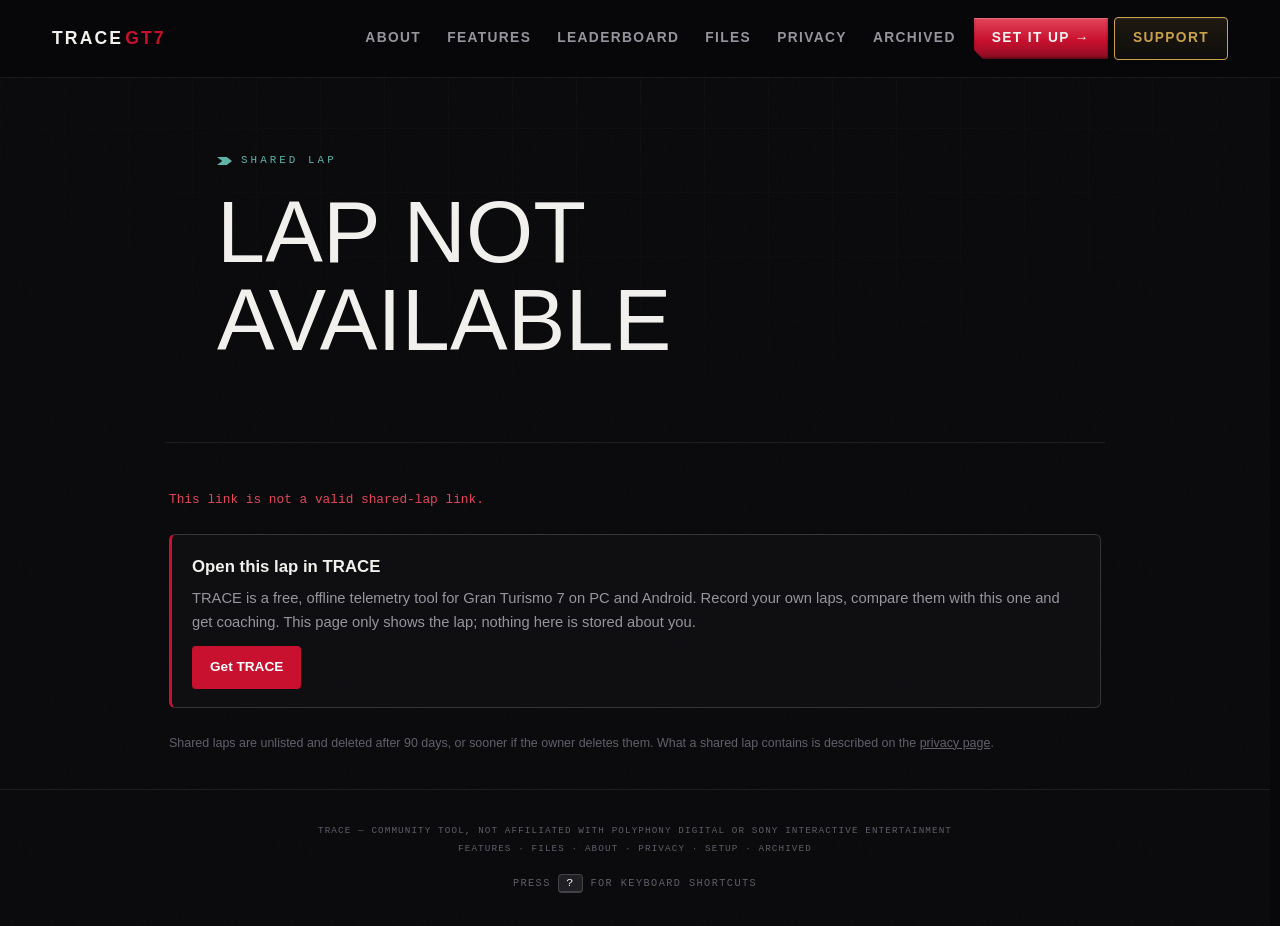
<file: lap.html>
<!DOCTYPE html>
<html lang="en">
<head>
<meta charset="UTF-8">
<meta name="viewport" content="width=device-width, initial-scale=1.0">
<meta http-equiv="Content-Security-Policy" content="default-src 'none'; script-src 'self' 'unsafe-inline'; style-src 'self' 'unsafe-inline' https://fonts.googleapis.com; font-src https://fonts.gstatic.com; img-src 'self' data:; connect-src https://hignsvyojdqsjoidgkud.supabase.co; base-uri 'none'; form-action 'none'">
<title>Shared lap — TRACE for Gran Turismo 7</title>
<meta name="robots" content="noindex, nofollow, noarchive">
<meta name="referrer" content="no-referrer">
<meta name="description" content="A single Gran Turismo 7 lap shared from TRACE: speed, throttle and brake traces and the track map.">
<meta name="theme-color" content="#050505">
<link rel="icon" href="data:image/svg+xml,<svg xmlns='http://www.w3.org/2000/svg' viewBox='0 0 32 32'><circle cx='16' cy='16' r='16' fill='%2308080a'/><path d='M7 6 L19 6 L27 16 L19 26 L7 26 L15 16 Z' fill='%23c8102e'/></svg>">
<link rel="preconnect" href="https://fonts.googleapis.com">
<link rel="preconnect" href="https://fonts.gstatic.com" crossorigin>
<link href="https://fonts.googleapis.com/css2?family=Anton&family=Sora:wght@600;700;800&family=Manrope:wght@400;500;600;700&family=JetBrains+Mono:wght@400;500;700&display=swap" rel="stylesheet">
<link rel="stylesheet" href="/assets/styles.css">
<style>
.lap-wrap { max-width:980px; margin:0 auto; padding:28px 24px 8px; }
.lap-status { font-family:'JetBrains Mono', monospace; font-size:.8rem; color:var(--mid); padding:18px 0; }
.lap-status.err { color:var(--orange-2); }
.stats { display:grid; grid-template-columns:repeat(auto-fit,minmax(170px,1fr)); gap:12px; margin:8px 0 22px; }
.stat { background:var(--bg-1); border:1px solid var(--line); border-radius:var(--radius); padding:14px 16px; min-width:0; }
.stat b { display:block; font-family:'JetBrains Mono', monospace; font-size:.6rem; letter-spacing:.2em; text-transform:uppercase; color:var(--dim); font-weight:500; margin-bottom:6px; }
.stat span { font-family:'Sora', sans-serif; font-weight:700; font-size:1.05rem; color:var(--txt); overflow-wrap:anywhere; }
.stat.big span { font-size:1.6rem; color:var(--blue-2); }
.panel { background:var(--bg-1); border:1px solid var(--line); border-radius:var(--radius); padding:14px 14px 10px; margin-bottom:16px; }
.panel h2 { font-family:'JetBrains Mono', monospace; font-size:.62rem; letter-spacing:.2em; text-transform:uppercase; color:var(--dim); font-weight:500; margin-bottom:10px; }
.panel canvas { width:100%; display:block; touch-action:pan-y; }
.legend { display:flex; gap:16px; flex-wrap:wrap; font-family:'JetBrains Mono', monospace; font-size:.68rem; color:var(--mid); margin-top:8px; }
.legend i { display:inline-block; width:10px; height:10px; border-radius:2px; margin-right:6px; vertical-align:-1px; }
.readout { font-family:'JetBrains Mono', monospace; font-size:.74rem; color:var(--txt); min-height:1.4em; margin-top:6px; }
.grid2 { display:grid; grid-template-columns:1fr; gap:16px; }
@media (min-width:860px) { .grid2 { grid-template-columns:1.4fr 1fr; } }
.cta { background:var(--bg-1); border:1px solid var(--line-2); border-left:3px solid var(--orange); border-radius:var(--radius); padding:18px 20px; margin:6px 0 26px; }
.cta h2 { font-family:'Sora', sans-serif; font-size:1.05rem; margin-bottom:6px; }
.cta p { color:var(--mid); font-size:.92rem; line-height:1.6; }
.cta a.dl { display:inline-block; margin-top:12px; padding:10px 18px; background:var(--orange); color:#fff; border-radius:var(--radius-sm); font-family:'Sora', sans-serif; font-weight:700; font-size:.85rem; text-decoration:none; }
.cta a.dl:hover { background:var(--orange-2); }
.note { color:var(--dim); font-size:.78rem; line-height:1.6; margin:0 0 28px; }
</style>
</head>
<body>
<a href="#main-content" class="skip-link">Skip to content</a>

<nav>
  <a href="/" class="logo">TRACE <span>GT7</span></a>
  <div class="nav-links">
    <a href="/about" class="nav-link">About</a>
    <a href="/features" class="nav-link">Features</a>
    <a href="/leaderboard" class="nav-link">Leaderboard</a>
    <a href="/totalfiles" class="nav-link">Files</a>
    <a href="/privacy" class="nav-link">Privacy</a>
    <a href="/archived" class="nav-link">Archived</a>
    <a href="/setup" class="nav-btn orange">Set It Up →</a>
    <a href="https://ko-fi.com/ransh" target="_blank" rel="noopener noreferrer" class="nav-btn gold">Support</a>
  </div>
  <button class="nav-burger" aria-label="Toggle menu" aria-expanded="false"><span></span><span></span><span></span></button>
</nav>
<div class="menu-scrim"></div>
<div class="mobile-menu">
  <a href="/about">About</a>
  <a href="/features">Features</a>
  <a href="/leaderboard">Leaderboard</a>
  <a href="/totalfiles">Files</a>
  <a href="/privacy">Privacy</a>
  <a href="/archived">Archived</a>
  <a href="/setup" class="mm-btn orange">Set It Up →</a>
  <a href="https://ko-fi.com/ransh" target="_blank" rel="noopener noreferrer" class="mm-btn gold">Support</a>
</div>

<div class="page-hdr" id="main-content">
  <div class="eyebrow">Shared lap</div>
  <h1 id="h-car">Loading…</h1>
  <p id="h-track">A single lap shared from TRACE. Read-only.</p>
</div>

<div class="lap-wrap">
  <div class="lap-status" id="status" role="status">Loading this lap…</div>
  <noscript><div class="lap-status err">This page needs JavaScript to draw the lap.</div></noscript>

  <div id="lap" hidden>
    <div class="stats">
      <div class="stat big"><b>Lap time</b><span id="s-time"></span></div>
      <div class="stat"><b>Car</b><span id="s-car"></span></div>
      <div class="stat"><b>Track</b><span id="s-track"></span></div>
      <div class="stat"><b>Top speed</b><span id="s-top"></span></div>
      <div class="stat"><b>Shared</b><span id="s-shared"></span></div>
      <div class="stat"><b>Link expires</b><span id="s-exp"></span></div>
    </div>

    <div class="grid2">
      <div>
        <div class="panel">
          <h2>Speed</h2>
          <canvas id="c-speed" height="220" aria-label="Speed against lap time"></canvas>
        </div>
        <div class="panel">
          <h2>Throttle and brake</h2>
          <canvas id="c-pedals" height="200" aria-label="Throttle and brake against lap time"></canvas>
          <div class="legend"><span><i style="background:var(--green)"></i>Throttle</span><span><i style="background:var(--orange-2)"></i>Brake</span></div>
          <div class="readout" id="readout"></div>
        </div>
      </div>
      <div class="panel">
        <h2>Track map</h2>
        <canvas id="c-map" height="360" aria-label="Track map coloured by speed"></canvas>
        <div class="legend"><span><i style="background:var(--blue-2)"></i>Slow</span><span><i style="background:var(--gold)"></i>Medium</span><span><i style="background:var(--orange-2)"></i>Fast</span></div>
        <div class="lap-status" id="map-note" hidden></div>
      </div>
    </div>
  </div>

  <div class="cta">
    <h2>Open this lap in TRACE</h2>
    <p>TRACE is a free, offline telemetry tool for Gran Turismo 7 on PC and Android. Record your own laps, compare them with this one and get coaching. This page only shows the lap; nothing here is stored about you.</p>
    <a class="dl" href="/setup">Get TRACE</a>
  </div>
  <p class="note">Shared laps are unlisted and deleted after 90 days, or sooner if the owner deletes them. What a shared lap contains is described on the <a href="/privacy">privacy page</a>.</p>
</div>

<footer>
  TRACE — community tool, not affiliated with Polyphony Digital or Sony Interactive Entertainment<br>
  <a href="/features">Features</a> &middot; <a href="/totalfiles">Files</a> &middot; <a href="/about">About</a> &middot; <a href="/privacy">Privacy</a> &middot; <a href="/setup">Setup</a> &middot; <a href="/archived">Archived</a>
</footer>

<script src="/assets/site.js"></script>
<script>
(function () {
  'use strict';
  var SUPA = 'https://hignsvyojdqsjoidgkud.supabase.co';
  var KEY = 'sb_publishable_OdzGvcypa0GI7TVxxUkusQ_KJ_Apa8i';
  var MAX_GUNZIP = 4000000, MAX_B64 = 290000, MAX_N = 20000;
  var $ = function (id) { return document.getElementById(id); };

  function status(msg, bad) { var s = $('status'); s.textContent = msg; s.className = 'lap-status' + (bad ? ' err' : ''); s.hidden = !msg; }
  function fail(msg) { $('h-car').textContent = 'Lap not available'; $('h-track').textContent = ''; status(msg, true); }
  function fmtTime(ms) { var m = Math.floor(ms / 60000), s = (ms - m * 60000) / 1000; return m + ':' + (s < 10 ? '0' : '') + s.toFixed(3); }
  function fmtDate(iso) { var d = new Date(iso); return isNaN(d) ? '—' : d.toLocaleDateString(undefined, { year: 'numeric', month: 'short', day: 'numeric' }); }
  function css(name, fb) { var v = getComputedStyle(document.documentElement).getPropertyValue(name).trim(); return v || fb; }

  // ---- id from the link; the same 20 lower-case hex characters the server hands out
  var id = (new URLSearchParams(location.search).get('id') || '').trim().toLowerCase();
  if (!/^[0-9a-f]{20}$/.test(id)) { fail('This link is not a valid shared-lap link.'); return; }
  if (typeof DecompressionStream !== 'function') { fail('This browser cannot open shared laps. Try a current Chrome, Edge, Firefox or Safari.'); return; }

  function b64bytes(s) {
    var bin = atob(s), out = new Uint8Array(bin.length);
    for (var i = 0; i < bin.length; i++) out[i] = bin.charCodeAt(i);
    return out;
  }

  // gunzip with a hard cap on the decompressed size (a gzip bomb stops here, not in the browser tab)
  async function gunzip(bytes) {
    var stream = new Blob([bytes]).stream().pipeThrough(new DecompressionStream('gzip'));
    var reader = stream.getReader(), chunks = [], total = 0;
    for (;;) {
      var r = await reader.read();
      if (r.done) break;
      total += r.value.length;
      if (total > MAX_GUNZIP) { try { await reader.cancel(); } catch (e) {} throw new Error('too big'); }
      chunks.push(r.value);
    }
    var all = new Uint8Array(total), off = 0;
    chunks.forEach(function (c) { all.set(c, off); off += c.length; });
    return new TextDecoder('utf-8').decode(all);
  }

  // everything from the server is untrusted: check the shape and the ranges before drawing anything
  function ints(a, n, lo, hi) {
    if (!Array.isArray(a) || a.length !== n) return false;
    for (var i = 0; i < n; i++) { var v = a[i]; if (typeof v !== 'number' || !isFinite(v) || Math.floor(v) !== v || v < lo || v > hi) return false; }
    return true;
  }
  function validate(p) {
    if (!p || typeof p !== 'object' || p.v !== 1) return null;
    var n = p.n;
    if (typeof n !== 'number' || n < 2 || n > MAX_N || Math.floor(n) !== n) return null;
    if (typeof p.car !== 'string' || typeof p.track !== 'string' || p.car.length > 120 || p.track.length > 120) return null;
    if (!ints(p.t, n, 0, 3600000) || !ints(p.s, n, 0, 20000) || !ints(p.th, n, 0, 1000) || !ints(p.br, n, 0, 1000)) return null;
    var hasMap = Array.isArray(p.x) && p.x.length > 0;
    if (hasMap && (!ints(p.x, n, -100000000, 100000000) || !ints(p.z, n, -100000000, 100000000))) return null;
    if (!hasMap && !(Array.isArray(p.x) && Array.isArray(p.z) && p.z.length === 0)) return null;
    for (var i = 1; i < n; i++) if (p.t[i] < p.t[i - 1]) return null;
    return { car: p.car, track: p.track, n: n, t: p.t, s: p.s, th: p.th, br: p.br, x: hasMap ? p.x : null, z: hasMap ? p.z : null };
  }

  // ---- drawing
  function setup(canvas) {
    var dpr = window.devicePixelRatio || 1, w = canvas.clientWidth, h = parseInt(canvas.getAttribute('height'), 10);
    canvas.width = Math.round(w * dpr); canvas.height = Math.round(h * dpr);
    var g = canvas.getContext('2d'); g.setTransform(dpr, 0, 0, dpr, 0, 0);
    return { g: g, w: w, h: h };
  }
  var PAD = { l: 44, r: 10, t: 8, b: 22 };
  function frame(c, tmax, ymax, ylabel) {
    var g = c.g, w = c.w, h = c.h;
    g.clearRect(0, 0, w, h);
    g.font = '10px "JetBrains Mono", monospace'; g.fillStyle = css('--dim', '#605e68'); g.strokeStyle = css('--line', 'rgba(255,255,255,.08)'); g.lineWidth = 1;
    for (var k = 0; k <= 4; k++) {
      var y = PAD.t + (h - PAD.t - PAD.b) * k / 4;
      g.beginPath(); g.moveTo(PAD.l, y); g.lineTo(w - PAD.r, y); g.stroke();
      g.textAlign = 'right'; g.fillText(ylabel(ymax * (1 - k / 4)), PAD.l - 6, y + 3);
    }
    g.textAlign = 'center';
    for (var j = 0; j <= 5; j++) { var x = PAD.l + (w - PAD.l - PAD.r) * j / 5; g.fillText(Math.round(tmax * j / 5 / 1000) + 's', x, h - 6); }
  }
  function line(c, d, tmax, ymax, color) {
    var g = c.g, w = c.w, h = c.h;
    g.strokeStyle = color; g.lineWidth = 1.6; g.beginPath();
    for (var i = 0; i < d.n; i++) {
      var x = PAD.l + (w - PAD.l - PAD.r) * (d.t[i] / tmax), y = PAD.t + (h - PAD.t - PAD.b) * (1 - d.v[i] / ymax);
      if (i === 0) g.moveTo(x, y); else g.lineTo(x, y);
    }
    g.stroke();
  }
  function drawAll(d, hoverIdx) {
    var tmax = Math.max(1, d.t[d.n - 1]);
    var top = 0; for (var i = 0; i < d.n; i++) if (d.s[i] > top) top = d.s[i];
    var ymaxS = Math.max(100, Math.ceil(top / 10 / 50) * 50) * 10;          // in 0.1 km/h
    var cs = setup($('c-speed')); frame(cs, tmax, ymaxS, function (v) { return Math.round(v / 10); });
    line(cs, { n: d.n, t: d.t, v: d.s }, tmax, ymaxS, css('--blue-2', '#5fb3a8'));
    var cp = setup($('c-pedals')); frame(cp, tmax, 100, function (v) { return Math.round(v) + '%'; });
    line(cp, { n: d.n, t: d.t, v: d.th }, tmax, 1000, css('--green', '#3c9a5f'));
    line(cp, { n: d.n, t: d.t, v: d.br }, tmax, 1000, css('--orange-2', '#e2455a'));
    if (hoverIdx != null) {
      [cs, cp].forEach(function (c) {
        var x = PAD.l + (c.w - PAD.l - PAD.r) * (d.t[hoverIdx] / tmax);
        c.g.strokeStyle = css('--txt', '#f2f0ec'); c.g.lineWidth = 1; c.g.beginPath(); c.g.moveTo(x, PAD.t); c.g.lineTo(x, c.h - PAD.b); c.g.stroke();
      });
    }
    drawMap(d, top, hoverIdx);
  }
  function drawMap(d, top, hoverIdx) {
    var note = $('map-note'), canvas = $('c-map');
    if (!d.x) { canvas.hidden = true; note.hidden = false; note.textContent = 'This lap was shared without position data, so there is no map.'; return; }
    var c = setup(canvas), g = c.g, minx = Infinity, maxx = -Infinity, minz = Infinity, maxz = -Infinity;
    for (var i = 0; i < d.n; i++) { if (d.x[i] < minx) minx = d.x[i]; if (d.x[i] > maxx) maxx = d.x[i]; if (d.z[i] < minz) minz = d.z[i]; if (d.z[i] > maxz) maxz = d.z[i]; }
    var sx = maxx - minx || 1, sz = maxz - minz || 1, m = 14, k = Math.min((c.w - 2 * m) / sx, (c.h - 2 * m) / sz);
    var ox = (c.w - sx * k) / 2, oy = (c.h - sz * k) / 2;
    function px(i) { return ox + (d.x[i] - minx) * k; }
    function py(i) { return c.h - (oy + (d.z[i] - minz) * k); }
    g.clearRect(0, 0, c.w, c.h); g.lineWidth = 3; g.lineCap = 'round';
    var lo = css('--blue-2', '#5fb3a8'), mid = css('--gold', '#c9a24b'), hi = css('--orange-2', '#e2455a');
    for (var j = 1; j < d.n; j++) {
      var f = top > 0 ? d.s[j] / top : 0;
      g.strokeStyle = f < 0.45 ? lo : f < 0.75 ? mid : hi;
      g.beginPath(); g.moveTo(px(j - 1), py(j - 1)); g.lineTo(px(j), py(j)); g.stroke();
    }
    g.fillStyle = css('--txt', '#f2f0ec'); g.beginPath(); g.arc(px(0), py(0), 4, 0, 6.2832); g.fill();
    if (hoverIdx != null) { g.fillStyle = css('--orange', '#c8102e'); g.strokeStyle = '#fff'; g.lineWidth = 2; g.beginPath(); g.arc(px(hoverIdx), py(hoverIdx), 6, 0, 6.2832); g.fill(); g.stroke(); }
  }

  function wire(d) {
    var tmax = Math.max(1, d.t[d.n - 1]), pend = false;
    function at(ev) {
      var cv = ev.currentTarget, r = cv.getBoundingClientRect(), f = (ev.clientX - r.left - PAD.l) / (r.width - PAD.l - PAD.r);
      var t = Math.min(1, Math.max(0, f)) * tmax, lo = 0, hi = d.n - 1;
      while (lo < hi) { var mid = (lo + hi) >> 1; if (d.t[mid] < t) lo = mid + 1; else hi = mid; }
      return lo;
    }
    function show(i) {
      $('readout').textContent = i == null ? '' : fmtTime(d.t[i]) + '   ' + (d.s[i] / 10).toFixed(1) + ' km/h   throttle ' + Math.round(d.th[i] / 10) + '%   brake ' + Math.round(d.br[i] / 10) + '%';
      if (!pend) { pend = true; requestAnimationFrame(function () { pend = false; drawAll(d, i); }); }
    }
    ['c-speed', 'c-pedals'].forEach(function (cid) {
      var cv = $(cid);
      cv.addEventListener('pointermove', function (ev) { show(at(ev)); });
      cv.addEventListener('pointerleave', function () { show(null); });
    });
    var rt; window.addEventListener('resize', function () { clearTimeout(rt); rt = setTimeout(function () { drawAll(d, null); }, 120); });
  }

  async function main() {
    var res;
    try {
      res = await fetch(SUPA + '/rest/v1/rpc/get_shared_lap', {
        method: 'POST', headers: { 'apikey': KEY, 'Authorization': 'Bearer ' + KEY, 'Content-Type': 'application/json' },
        body: JSON.stringify({ p_id: id }), referrerPolicy: 'no-referrer', credentials: 'omit'
      });
    } catch (e) { fail('Could not reach the server. Check your connection and reload.'); return; }
    if (!res.ok) { fail('Could not load this lap (server error ' + res.status + '). Try again later.'); return; }
    var rows; try { rows = await res.json(); } catch (e) { fail('The server sent something unexpected.'); return; }
    if (!Array.isArray(rows) || rows.length === 0) { fail('This lap was not found. It may have been deleted, or it has expired (shared laps are kept for 90 days).'); return; }
    var row = rows[0], d;
    try {
      if (!row || typeof row.payload !== 'string' || row.payload.length > MAX_B64) throw new Error('shape');
      d = validate(JSON.parse(await gunzip(b64bytes(row.payload.replace(/\s+/g, '')))));
    } catch (e) { d = null; }
    if (!d) { fail('This lap could not be read: its data is damaged or in a format this page does not know.'); return; }

    var ms = typeof row.lap_time_ms === 'number' ? row.lap_time_ms : d.t[d.n - 1];
    var top = 0; for (var i = 0; i < d.n; i++) if (d.s[i] > top) top = d.s[i];
    $('h-car').textContent = d.car; $('h-track').textContent = d.track + ' · ' + fmtTime(ms);
    document.title = d.car + ' at ' + d.track + ' — TRACE';
    $('s-time').textContent = fmtTime(ms); $('s-car').textContent = d.car; $('s-track').textContent = d.track;
    $('s-top').textContent = (top / 10).toFixed(0) + ' km/h';
    $('s-shared').textContent = fmtDate(row.created_at); $('s-exp').textContent = fmtDate(row.expires_at);
    status('');
    $('lap').hidden = false;
    drawAll(d, null); wire(d);
  }
  main();
})();
</script>
</body>
</html>
</file>
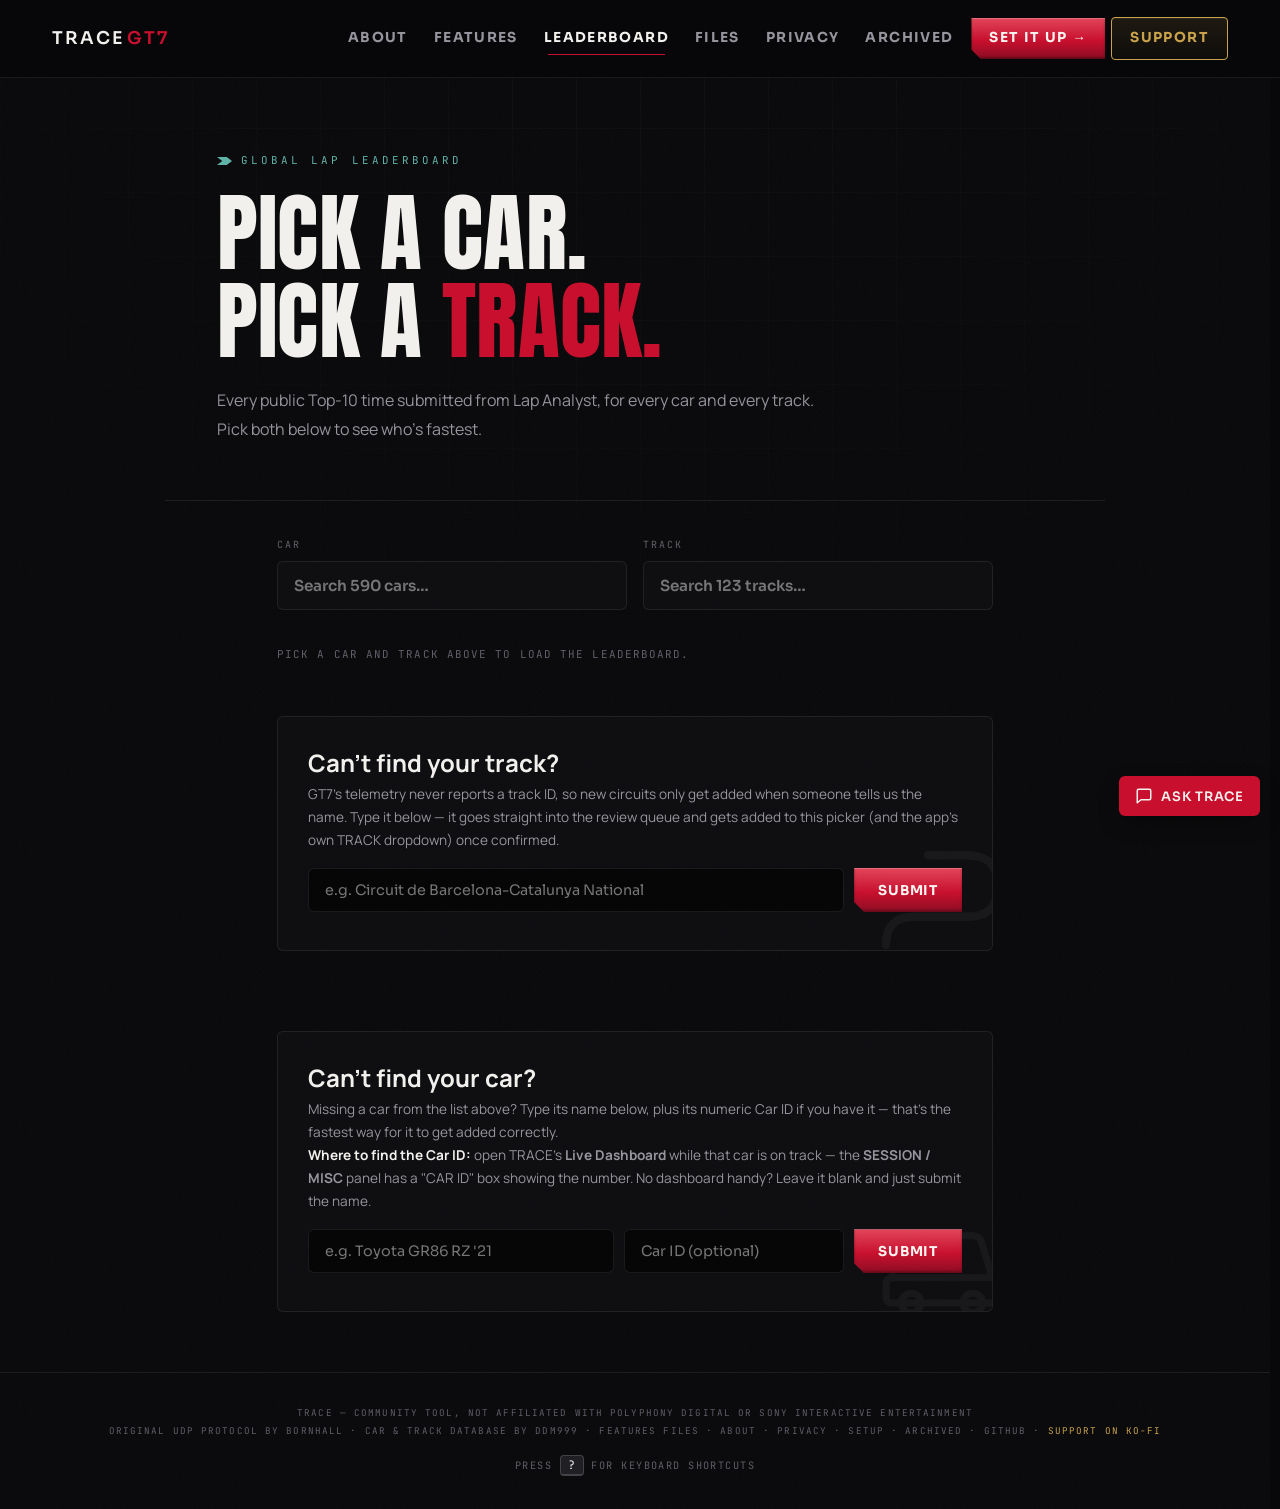
<file: leaderboard.html>
<!DOCTYPE html>
<html lang="en">
<head>
<meta charset="UTF-8">
<!-- Google tag (gtag.js) -->
<script async src="https://www.googletagmanager.com/gtag/js?id=G-1DRKJH6JTG"></script>
<script>
  window.dataLayer = window.dataLayer || [];
  function gtag(){dataLayer.push(arguments);}
  gtag('js', new Date());
  gtag('config', 'G-1DRKJH6JTG');
</script>
<meta name="viewport" content="width=device-width, initial-scale=1.0">
<title>Leaderboard — TRACE for Gran Turismo 7</title>
<link rel="icon" href="data:image/svg+xml,<svg xmlns='http://www.w3.org/2000/svg' viewBox='0 0 32 32'><circle cx='16' cy='16' r='16' fill='%2308080a'/><path d='M7 6 L19 6 L27 16 L19 26 L7 26 L15 16 Z' fill='%23c8102e'/></svg>">
<link rel="apple-touch-icon" href="/apple-touch-icon.png">
<link rel="manifest" href="/site.webmanifest">
<link rel="preconnect" href="https://fonts.googleapis.com">
<link rel="preconnect" href="https://fonts.gstatic.com" crossorigin>
<link href="https://fonts.googleapis.com/css2?family=Anton&family=Sora:wght@600;700;800&family=Manrope:wght@400;500;600;700&family=JetBrains+Mono:wght@400;500;700&display=swap" rel="stylesheet">
<link rel="stylesheet" href="/assets/styles.css">
<meta name="description" content="Browse TRACE's global GT7 lap leaderboard by car and track, or request a track that isn't listed yet.">
<meta name="robots" content="index, follow">
<link rel="canonical" href="https://gt7trace.netlify.app/leaderboard">
<meta name="theme-color" content="#050505">
<meta property="og:type" content="website">
<meta property="og:site_name" content="TRACE">
<meta property="og:title" content="Leaderboard — TRACE for Gran Turismo 7">
<meta property="og:description" content="Browse TRACE's global GT7 lap leaderboard by car and track, or request a track that isn't listed yet.">
<meta property="og:url" content="https://gt7trace.netlify.app/leaderboard">
<meta property="og:image" content="https://gt7trace.netlify.app/og-image.png">
<meta name="twitter:card" content="summary_large_image">
<meta name="twitter:title" content="Leaderboard — TRACE for Gran Turismo 7">
<meta name="twitter:description" content="Browse TRACE's global GT7 lap leaderboard by car and track, or request a track that isn't listed yet.">
<meta name="twitter:image" content="https://gt7trace.netlify.app/og-image.png">
<style>
/* ── PICKERS ── */
.picker-row {
  max-width:820px; margin:0 auto; padding:36px 52px 0;
  display:grid; grid-template-columns:1fr 1fr; gap:16px;
}
.combo { position:relative; }
.combo-label {
  font-family:'JetBrains Mono', monospace; font-size:.62rem; letter-spacing:.2em;
  text-transform:uppercase; color:var(--dim); margin-bottom:8px; display:block;
}
.combo input {
  width:100%; background:var(--bg-1); border:1px solid var(--line); border-radius:var(--radius);
  color:var(--txt); font-family:'Sora', sans-serif; font-size:.95rem; font-weight:600;
  padding:14px 16px; outline:none; transition:border-color .2s;
}
.combo input:focus { border-color:var(--blue); }
.combo-list {
  position:absolute; left:0; right:0; top:calc(100% + 6px); z-index:20;
  max-height:280px; overflow-y:auto;
  background:var(--bg-2); border:1px solid var(--line-2); border-radius:var(--radius);
  box-shadow:var(--shadow-md); display:none;
}
.combo-list.open { display:block; }
.combo-item {
  padding:10px 16px; font-size:.88rem; color:var(--mid); cursor:pointer;
  transition:background .15s, color .15s;
}
.combo-item:hover, .combo-item.active { background:var(--bg-3); color:var(--txt); }
.combo-empty { padding:12px 16px; font-size:.82rem; color:var(--dim); }
@media(max-width:780px){ .picker-row { grid-template-columns:1fr; padding:26px 20px 0; } }

/* ── LEADERBOARD TABLE ── */
.lb-wrap { max-width:820px; margin:0 auto; padding:36px 52px 0; }
.lb-status {
  font-family:'JetBrains Mono', monospace; font-size:.68rem; letter-spacing:.1em;
  text-transform:uppercase; color:var(--dim); margin-bottom:14px; min-height:1.2em;
}
.lb-table { width:100%; border-collapse:collapse; background:var(--bg-1); border:1px solid var(--line); border-radius:var(--radius); overflow:hidden; }
.lb-table th {
  text-align:left; font-family:'JetBrains Mono', monospace; font-size:.6rem; letter-spacing:.14em;
  text-transform:uppercase; color:var(--dim); padding:12px 16px; border-bottom:1px solid var(--line);
}
.lb-table td { padding:13px 16px; font-size:.9rem; border-bottom:1px solid var(--line); }
.lb-table tr:last-child td { border-bottom:none; }
.lb-table tr:hover td { background:var(--bg-2); }
.lb-rank { font-family:var(--font-impact); font-size:1.3rem; color:var(--dim); width:44px; }
.lb-table tr:nth-child(1) .lb-rank { color:var(--gold); }
.lb-table tr:nth-child(2) .lb-rank { color:var(--blue-2); }
.lb-table tr:nth-child(3) .lb-rank { color:var(--orange-2); }
.lb-time { font-family:'JetBrains Mono', monospace; font-weight:700; color:var(--txt); font-variant-numeric:tabular-nums; }
.lb-name { font-weight:600; }
.lb-date { color:var(--dim); font-size:.78rem; }
.lb-empty-state {
  padding:44px 20px; text-align:center; color:var(--dim); font-size:.9rem;
  border:1px dashed var(--line-2); border-radius:var(--radius);
}
@media(max-width:780px){
  .lb-wrap { padding:26px 20px 0; }
  .lb-date { display:none; }
}

/* ── TRACK REQUEST ── */
.track-request { max-width:820px; margin:52px auto 0; padding:0 52px 60px; }
.tr-inner {
  background:var(--bg-1); border:1px solid var(--line); border-radius:var(--radius);
  padding:26px 30px;
}
.tr-inner h3 { font-family:'Sora', sans-serif; font-weight:700; font-size:1.1rem; text-transform:uppercase; margin-bottom:8px; }
.tr-inner p { font-size:.85rem; color:var(--mid); line-height:1.7; margin-bottom:16px; }
.tr-row { display:flex; gap:10px; flex-wrap:wrap; }
.tr-row input[type=text] {
  flex:1; min-width:220px; background:var(--cbg); border:1px solid var(--line); border-radius:var(--radius);
  color:var(--txt); font-family:'Sora', sans-serif; font-size:.9rem; padding:12px 16px; outline:none;
}
.tr-row input[type=text]:focus { border-color:var(--blue); }
.tr-row button {
  background: linear-gradient(180deg, var(--orange-2) 0%, var(--orange) 55%, var(--orange-dim) 100%);
  color:#fbf3ef; border:none; cursor:pointer;
  font-family:'Sora', sans-serif; font-weight:700; font-size:.85rem; letter-spacing:.06em; text-transform:uppercase;
  padding:12px 24px; border-radius:0;
  clip-path: polygon(0 0, 100% 0, 100% 100%, 10px 100%, 0 calc(100% - 10px));
  box-shadow: inset 0 1px 0 rgba(255,255,255,.22), inset 0 -2px 3px rgba(0,0,0,.28), 0 1px 0 rgba(0,0,0,.4), var(--shadow-sm);
  transition:filter .2s, transform .15s, box-shadow .25s;
}
.tr-row button:hover { filter:brightness(1.06); transform:translateY(-2px); box-shadow: inset 0 1px 0 rgba(255,255,255,.26), inset 0 -2px 3px rgba(0,0,0,.26), 0 1px 0 rgba(0,0,0,.4), 0 14px 28px -12px var(--orange-glow), var(--shadow-sm); }
.tr-row button:active { transform:translateY(1px); filter:brightness(.94); box-shadow: inset 0 1px 2px rgba(0,0,0,.35), inset 0 -1px 0 rgba(255,255,255,.08); }
.tr-row button:disabled { opacity:.5; cursor:default; filter:none; transform:none; box-shadow:none; }
.tr-msg { margin-top:12px; font-size:.82rem; }
.tr-msg.ok { color:var(--green); }
.tr-msg.err { color:var(--orange-2); }

.tr-inner { isolation:isolate; overflow:hidden; position:relative; }
.tr-inner > * { position:relative; z-index:1; }
.tr-inner::after {
  content:'';
  position:absolute; right:-20px; bottom:-20px; z-index:0;
  width:140px; height:140px;
  background-repeat:no-repeat; background-position:bottom right; background-size:contain;
  opacity:.045; pointer-events:none;
  transition:opacity .35s ease;
}
.tr-inner:hover::after { opacity:.09; }
.tri-track::after { background-image: url("data:image/svg+xml,<svg xmlns='http://www.w3.org/2000/svg' viewBox='0 0 100 100'><path d='M10 82 Q10 62 30 62 L68 62 Q90 62 90 40 Q90 18 68 18 L40 18' stroke='white' stroke-width='6' fill='none' stroke-linecap='round'/></svg>"); }
.tri-car::after { background-image: url("data:image/svg+xml,<svg xmlns='http://www.w3.org/2000/svg' viewBox='0 0 100 100'><path d='M14 62 L22 36 A6 6 0 0128 32 H72 A6 6 0 0178 36 L86 62' stroke='white' stroke-width='5' fill='none' stroke-linejoin='round'/><rect x='10' y='62' width='80' height='18' rx='4' stroke='white' stroke-width='5' fill='none'/><circle cx='28' cy='80' r='7' stroke='white' stroke-width='5' fill='none'/><circle cx='72' cy='80' r='7' stroke='white' stroke-width='5' fill='none'/></svg>"); }

@media(max-width:780px){ .track-request { padding:0 20px 40px; } }
</style>
<script type="application/ld+json">
{
  "@context": "https://schema.org",
  "@type": "WebPage",
  "name": "Leaderboard — TRACE for Gran Turismo 7",
  "description": "Browse TRACE's global GT7 lap leaderboard by car and track, or request a track that isn't listed yet.",
  "url": "https://gt7trace.netlify.app/leaderboard",
  "isPartOf": {
    "@type": "SoftwareApplication",
    "name": "TRACE",
    "url": "https://gt7trace.netlify.app/"
  },
  "breadcrumb": {
    "@type": "BreadcrumbList",
    "itemListElement": [
      { "@type": "ListItem", "position": 1, "name": "Home", "item": "https://gt7trace.netlify.app/" },
      { "@type": "ListItem", "position": 2, "name": "Leaderboard", "item": "https://gt7trace.netlify.app/leaderboard" }
    ]
  }
}
</script>
</head>
<body>

<a href="#main-content" class="skip-link">Skip to content</a>

<nav>
  <a href="/" class="logo">TRACE <span>GT7</span></a>
  <div class="nav-links">
    <a href="/about" class="nav-link">About</a>
    <a href="/features" class="nav-link">Features</a>
    <a href="/leaderboard" class="nav-link active">Leaderboard</a>
    <a href="/totalfiles" class="nav-link">Files</a>
    <a href="/privacy" class="nav-link">Privacy</a>
    <a href="/archived" class="nav-link">Archived</a>
    <a href="/setup" class="nav-btn orange">Set It Up →</a>
    <a href="https://ko-fi.com/ransh" target="_blank" rel="noopener noreferrer" class="nav-btn gold">Support</a>
  </div>
  <button class="nav-burger" aria-label="Toggle menu" aria-expanded="false"><span></span><span></span><span></span></button>
</nav>
<div class="menu-scrim"></div>
<div class="mobile-menu">
  <a href="/about">About</a>
  <a href="/features">Features</a>
  <a href="/leaderboard">Leaderboard</a>
  <a href="/totalfiles">Files</a>
  <a href="/privacy">Privacy</a>
  <a href="/archived">Archived</a>
  <a href="/setup" class="mm-btn orange">Set It Up →</a>
  <a href="https://ko-fi.com/ransh" target="_blank" rel="noopener noreferrer" class="mm-btn gold">Support</a>
</div>

<div class="page-hdr" id="main-content">
  <div class="eyebrow">Global Lap Leaderboard</div>
  <h1>Pick A Car.<br>Pick A <em>Track.</em></h1>
  <p>Every public Top-10 time submitted from Lap Analyst, for every car and every track. Pick both below to see who's fastest.</p>
</div>

<div class="picker-row">
  <div class="combo" id="car-combo">
    <label class="combo-label" for="car-input">Car</label>
    <input type="text" id="car-input" placeholder="Search 590 cars…" autocomplete="off">
    <div class="combo-list" id="car-list"></div>
  </div>
  <div class="combo" id="track-combo">
    <label class="combo-label" for="track-input">Track</label>
    <input type="text" id="track-input" placeholder="Search 123 tracks…" autocomplete="off">
    <div class="combo-list" id="track-list"></div>
  </div>
</div>

<div class="lb-wrap">
  <div class="lb-status" id="lb-status">Pick a car and track above to load the leaderboard.</div>
  <div id="lb-body"></div>
</div>

<div class="track-request">
  <div class="tr-inner tri-track">
    <h2>Can't find your track?</h2>
    <p>GT7's telemetry never reports a track ID, so new circuits only get added when someone tells us the name. Type it below — it goes straight into the review queue and gets added to this picker (and the app's own TRACK dropdown) once confirmed.</p>
    <div class="tr-row">
      <input type="text" id="tr-name" placeholder="e.g. Circuit de Barcelona-Catalunya National" maxlength="120">
      <button id="tr-submit" type="button">Submit</button>
    </div>
    <div class="tr-msg" id="tr-msg"></div>
  </div>
</div>

<div class="track-request" style="margin-top:20px;">
  <div class="tr-inner tri-car">
    <h2>Can't find your car?</h2>
    <p>Missing a car from the list above? Type its name below, plus its numeric Car ID if you have it — that's the fastest way for it to get added correctly.
    <br><strong style="color:var(--txt);">Where to find the Car ID:</strong> open TRACE's <strong>Live Dashboard</strong> while that car is on track — the <strong>SESSION / MISC</strong> panel has a "CAR ID" box showing the number. No dashboard handy? Leave it blank and just submit the name.</p>
    <div class="tr-row">
      <input type="text" id="cr-name" placeholder="e.g. Toyota GR86 RZ '21" maxlength="120">
      <input type="text" id="cr-id" placeholder="Car ID (optional)" maxlength="12" style="max-width:180px;" inputmode="numeric">
      <button id="cr-submit" type="button">Submit</button>
    </div>
    <div class="tr-msg" id="cr-msg"></div>
  </div>
</div>

<footer>
  TRACE — community tool, not affiliated with Polyphony Digital or Sony Interactive Entertainment<br>
  Original UDP protocol by <a href="https://github.com/Bornhall/gt7telemetry" target="_blank" rel="noopener noreferrer">Bornhall</a> · Car &amp; track database by <a href="https://github.com/ddm999/gt7info" target="_blank" rel="noopener noreferrer">ddm999</a> &middot; <a href="/features">Features</a>
  <a href="/totalfiles">Files</a> &middot; <a href="/about">About</a> &middot; <a href="/privacy">Privacy</a> &middot; <a href="/setup">Setup</a> &middot; <a href="/archived">Archived</a> &middot; <a href="https://github.com/ransh2014/gt7telemtrace" target="_blank" rel="noopener noreferrer">GitHub</a> &middot; <a href="https://ko-fi.com/ransh" target="_blank" rel="noopener noreferrer" style="color:var(--gold);">Support on Ko-fi</a>
</footer>

<script src="/assets/site.js"></script>
<script src="/assets/trace-chat.js" data-endpoint="https://trace-support-bot.shruthi-rai.workers.dev" defer></script>
<script>
/* ── embedded car/track name lists (mirrors car_ids.csv / course_ids.csv
   ShortName/Name columns exactly -- these are the strings `laps.car_name`
   and `laps.track_name` are stored as, so filters below must match verbatim) ── */
const CARS = ["1500 Biposto Bertone B.A.T 1 '52", "155 2.5 V6 TI '93", "180SX Type X '96", "190 E 2.5-16 Evolution II '91", "1932 Ford Roadster Hot Rod", "2 CV 6 Charleston '86", "2&4 powered by RC213V", "2000GT '67", "205 GTI '88", "205 Turbo 16 Evolution 2 '86", "208 GTi by Peugeot Sport '14", "240 SE Estate '93", "250 GT Berlinetta passo corto '61", "250 GTO '62", "296 GT3 '23", "296 GTB '22", "2J '70", "3.0 CSL '71", "3.0 CSL '73", "300 SEL 6.8 AMG '71", "300 SL (W194) '52", "300 SL Coupe '54", "308 GTB '75", "330 P4 '67", "356 A/1500 GS Carrera '56", "356 A/1500 GS GT Carrera Speedster '56", "365 GTB4 '71", "400R '95", "430 Scuderia '07", "458 Italia '09", "458 Italia Gr.4", "458 Italia GT3 '13", "499P '23", "4C '14", "4C Gr.3", "4C Gr.3 Road Car", "4C Gr.4", "500 1.2 8V Lounge SS '08", "500 F '68", "500 Mondial Pinin Farina Coupe '54", "512 BB '76", "650S '14", "650S Gr.4", "650S GT3 '15", "787B '91", "812 Superfast '17", "86 Gr.4", "86 Gr.B Rally Car", "86 GRMN '16", "86 GT '15", "86 GT 'Limited' '16", "8C 2900B Touring Berlinetta '38", "8C Competizione '08", "908 HDi FAP '10", "911 Carrera RS (901) '73", "911 Carrera RS (964) '92", "911 Carrera RS (993) '95", "911 Carrera RS CS (993) '95", "911 GT1 Strassenversion '97", "911 GT3 (996) '01", "911 GT3 (997) '09", "911 GT3 R (992) '22", "911 GT3 RS (991) '16", "911 GT3 RS (992) '22", "911 RSR (991) '17", "911 Turbo (930) '81", "911 Turbo Rally (930)", "911 Turbo S (992) '20", "911 Turbo S Leichtbau (964) '93", "911 Turbo S Safety Car (992)", "917 LIVING LEGEND", "917K '70", "918 Spyder '13", "919 Hybrid '16", "959 '87", "962 C '88", "963 '24", "9X8 '25", "A 45 AMG '13", "A110 '17", "A110 '72", "A112 Abarth '85", "A220 Race Car '68", "A6GCS/53 Spyder '54", "Abarth 500 '09", "Abarth 595 SS '70", "AE86 Levin D-Tuned", "AFEELA 1 '26", "AFEELA Prototype 2024", "Alphard Executive Lounge '18", "Alpine VGT", "Alpine VGT '17", "Alpine VGT Race", "Ambulance Himedic '21", "Amuse NISMO 380RS Super Leggera", "Amuse S2000 GT1 Turbo", "Aqua S '11", "Atenza Gr.3", "Atenza Gr.3 Road Car", "Atenza Gr.4", "Atenza Sedan XD L Package '15", "Audi e-tron VGT", "Audi VGT", "Avantime 3.0 V6 24V '02", "Aventador LP 700-4 '11", "Aventador LP 750-4 SV '15", "Beat '91", "Beetle 1966 Desert Racer", "Beetle Gr.3", "BMW VGT", "BNR34 GT-R N1 base", "BRZ Drift Car '17", "BRZ GT300 '21", "BRZ S '15", "BRZ S '21", "BRZ STI Sport '18", "Bugatti VGT", "Bugatti VGT (Gr.1)", "BVLGARI Aluminium VGT", "BX 19 TRS '87", "C-HR S '18", "Camaro 1969 Race-Mod", "Camaro SS '16", "Camaro Z28 '69", "Camaro ZL1 1LE Package '18", "Cappuccino (EA11R) '91", "Captur S Edition TCe 140 '21", "Carrera GT '04", "Carrera GTS (904) '64", "Carry KC '12", "Cayman GT4 '16", "Cayman GT4 Clubsport '16", "Celica GT-Four (ST205) '94", "Celica GT-FOUR Rally Car (ST205) '95", "Challenger R/T '70", "Challenger SRT Demon '18", "Chaparral 2X VGT", "Charger R/T 426 Hemi '68", "Charger SRT Hellcat '15", "Charger SRT Hellcat Safety Car", "Chaser Tourer V '97", "CHC 1967 Chevy Nova", "Chevelle SS 454 Sport Coupé '70", "Chiron '16", "Civic", "Civic Si Extra (EF) '87", "Civic Si Group A version '87", "Civic SiR-II (EG) '93", "Civic Type R (EK) '97", "Civic Type R (EK) '98", "Civic Type R (EK) Touring Car", "Civic Type R (FK2) '15", "Civic Type R (FL5) '22", "Civic Type R Limited Edition (FK8) '20", "Clio R.S. 220 Trophy '15", "Clio R.S. 220 Trophy '16", "Clio V6 24V '00", "CLK-LM '98", "Cobra 427 '66", "Cobra Daytona Coupe '64", "Concept XR-PHEV EVOLUTION VGT", "Copen '02", "COPEN RJ VGT", "Corolla Levin 1600GT APEX (AE86) '83", "Corsa GSE Vision Gran Turismo", "Corvette (C1) '58", "Corvette (C2) '63", "Corvette C7 '14", "Corvette C7 Gr.3", "Corvette C7 Gr.3 Road Car", "Corvette C7 Gr.4", "Corvette C7 ZR1 '19", "Corvette C8 Stingray '20", "Corvette Convertible (C3) '69", "Corvette CX Concept '25", "Corvette CX.R Vision Gran Turismo Concept", "Corvette Stingray (C3) '69", "Corvette Stingray Racer Concept '59", "Corvette Z06 (C5) '01", "Corvette ZR-1 (C4) '89", "Corvette ZR1 (C6) '09", "Countach 25th Anniversary '88", "Countach LP400 '74", "CR-V e:HEV EX Black Edition '21", "Crown Athlete G '13", "Crown Athlete G Safety Car", "CTR3 '07", "CX-30 X Smart Edition '21", "D-type '54", "DB11 '16", "DB3S '53", "DB5 '64", "DBR9 GT1 '10", "DeLorean S2 '04", "Delta HF Integrale Evoluzione '91", "Demio XD Touring '15", "Diablo GT '00", "Dino 246 GT '71", "DP-100 VGT", "DS 21 Pallas '70", "DS 3 Racing '11", "E-type Coupe '61", "efini RX-7 Type R (FD) '91", "ELANTRA N '23", "ELANTRA N TC '24", "Enzo Ferrari '02", "Escort RS Cosworth '92", "Espace F1 '95", "Eunos Roadster (NA) '89", "F-150 SVT Raptor '11", "F-type Gr.3", "F-type Gr.4", "F-type R '14", "F12berlinetta '12", "F1500T-A", "F3500-A", "F3500-B", "F355 Berlinetta '94", "F40 '92", "F430 '06", "F50 '95", "F8 Tributo '19", "Fairlady 240ZG (HS30) '71", "Fairlady Z (Z34) '08", "Fairlady Z 300ZX TT 2seater '89", "Fairlady Z 432 '69", "Fairlady Z Version S (Z33) '07", "Ferrari Vision Gran Turismo", "Firebird Trans Am '78", "Fit Hybrid '14", "Focus Gr.B Rally Car", "Focus RS '18", "Focus ST '15", "Ford GT '06", "Ford GT '17", "Ford GT LM Race Car Spec II", "Ford GT LM Spec II Test Car", "Ford GT Race Car '18", "FT-1", "FT-1 VGT", "FT-1 VGT (Gr.3)", "FTO GP Version R '97", "FXX K '14", "G.T.350 '65", "G70 3.3T AWD Prestige Package '22", "G70 GR4", "Gallardo LP 560-4 '08", "Genesis Coupe 3.8 '13", "Genesis Gr.3", "Genesis Gr.4", "Genesis Gr.B Rally Car", "Genesis X GR3", "Genesis X Gran Berlinetta VGT Concept", "Genesis X Gran Racer Vision Gran Turismo Concept", "Giulia GTAm '20", "Giulia Sprint GT Veloce '67", "GIULIA TZ2 carrozzata da ZAGATO '65", "Golf I GTI '83", "Golf VII GTI '14", "GR Corolla MORIZO Edition '22", "GR Supra Race Car '19", "GR Supra Racing Concept '18", "GR Supra RZ '19", "GR Supra RZ '20", "GR Yaris RZ 'High performance' '20", "GR010 HYBRID '21", "GR010 HYBRID (Olympic Esports Series) '21", "GR86 RZ '21", "GranTurismo S '08", "Greddy Fugu Z", "GT by Citroen Gr.4", "GT by Citroen Race Car (Gr.3)", "GT by Citroen Road Car", "GT-One (TS020) '99", "GT-R '17", "GT-R Gr.4", "GT-R Gr.B Rally Car", "GT-R GT500 '08", "GT-R GT500 '99", "GT-R LM NISMO '15", "GT-R NISMO '17", "GT-R NISMO (R32) '90", "GT-R NISMO GT3 '13", "GT-R NISMO GT3 '18", "GT-R NISMO GT500 '16", "GT-R Premium edition T-spec '24", "GT-R Safety Car", "GT3 '20", "GT40 Mark I '66", "GTI Roadster VGT", "GTI Supersport VGT", "GTO '84", "GTO 'The Judge' '69", "GTO Twin Turbo '91", "Hiace Van DX '16", "Honda Sports VGT", "Huayra '13", "Huracan Gr.4", "Huracan GT3 '15", "Huracan LP 610-4 '15", "HYUNDAI N 2025 VGT", "HYUNDAI N 2025 VGT (Gr.1)", "i3 '15", "ID.R '19", "Impreza 22B-STi '98", "Impreza Coupe WRX Type R STi Ver.VI '99", "Impreza Rally Car '98", "Impreza Sedan WRX STi '04", "INFINITI CONCEPT VGT", "Integra Type R (DC2) '95", "Integra Type R (DC2) '98", "IONIQ 5 N '24", "IONIQ 6N '25", "IsoRivolta Zagato VGT", "Italdesign VGT Off-road Mode", "Italdesign VGT Street Mode", "Jaguar VGT Coupe", "Jaguar VGT Roadster", "Jaguar VGT SV", "Jimny Sierra JC '18", "Jimny XC '18", "Kangoo 1.4 '01", "L500R HYbrid VGT 2017", "L750R HYbrid VGT 2017", "LaFerrari '13", "Lambo V12 VGT", "Lancer Evolution Final '15", "Lancer Evolution Final Gr.3", "Lancer Evolution Final Gr.4", "Lancer Evolution Final Gr.B Rally Car", "Lancer Evolution Final Gr.B Road Car", "Lancer Evolution III GSR '95", "Lancer Evolution IV GSR '96", "Lancer Evolution IX MR GSR '06", "Lancer Evolution V GSR '98", "Lancer Evolution VI GSR T.M. SCP '99", "Lancer Evolution VIII MR GSR '04", "Lancia Delta HF Integrale Rally Car '92", "Land Cruiser FJ40V '74", "LC500 '17", "LF-LC GT VGT", "LFA '10", "LM55 VGT", "LM55 VGT (Gr.1)", "M Hybrid V8 '25", "M2 Competition '18", "M3 '03", "M3 '07", "M3 '89", "M3 '97", "M3 GT '11", "M3 Sport Evolution '89", "M4 '14", "M4 Gr.4", "M4 Safety Car", "M6 GT3 Endurance Model '16", "M6 GT3 Sprint Model '16", "Mach Forty", "Mangusta '69", "Mangusta (Christian Dior)", "Mark II Tourer V '97", "Mark IV Race Car '67", "Maverick", "MAZDA SPIRIT RACING ROADSTER 12R '25", "Mazda3 '19", "MAZDA3 Gr.4", "MC20 '20", "McLaren F1 '94", "McLaren F1 GTR - BMW '95", "McLaren F1 GTR Race Car '97", "McLaren P1 GTR '16", "McLaren VGT", "McLaren VGT (Gr.1)", "Megane Gr.4", "Megane R.S. Trophy '11", "Megane R.S. Trophy Safety Car", "Megane Trophy '11", "Merak SS '80", "Mercedes-AMG C 63 S '15", "Mercedes-AMG GT Black Series '20", "Mercedes-AMG GT R '17", "Mercedes-AMG GT S '15", "Mercedes-AMG GT Safety Car", "Mercedes-AMG GT3 '16", "Mercedes-Benz AMG VGT", "Mercedes-Benz AMG VGT Racing Series", "MINI Clubman VGT", "MINI Cooper S '05", "Mini-Cooper 'S' '65", "Mission X '23", "MiTo '09", "Miura P400 Bertone Prototype '67", "Model 3 Performance '23", "Model S Signature Performance '12", "Mono '16", "MP4-12C '10", "MP4/4 '88", "MR2 GT-S '97", "Murcielago LP 640 '09", "Mustang 2015 American Racer", "Mustang Boss 429 '69", "Mustang Gr.3", "Mustang Gr.3 Road Car", "Mustang Gr.4", "Mustang Gr.B Rally Car", "Mustang GT '15", "Mustang Mach 1 '71", "N-ONE RS '22", "NISSAN CONCEPT 2020 VGT", "NSX '17", "NSX CONCEPT-GT '16", "NSX Gr.3", "NSX Gr.4", "NSX Gr.B Rally Car", "NSX GT500 '00", "NSX GT500 '08", "NSX Type R '02", "NSX Type R '92", "One-77 '11", "Panda 30 CL '85", "Pantera '71", "PEUGEOT VGT", "PEUGEOT VGT (Gr.3)", "Polestar 5 Performance", "Polo GTI '14", "Porsche VGT", "Porsche VGT Spyder", "Prius G '09", "Qashqai Tekna 190 2wd e-Power '22", "R.S.01 '16", "R.S.01 GT3 '16", "R18 '16", "R18 TDI '11", "R32 GT-R V-spec II '94", "R33 GT-R V-spec '97", "R34 GT-R V-spec II Nur '02", "R34 GT-R Z-tune '05", "R4 GTL '85", "R5 Turbo '80", "R8 4.2 '07", "R8 Coupé V10 plus '16", "R8 Gordini '66", "R8 LMS '15", "R8 LMS Evo '19", "R92CP '92", "RA272 '65", "Racing Kart 125 Shifter", "RAV4 Adventure '20", "RC F '14", "RC F Gr.4", "RC F GT3 '17", "RC F GT3 prototype '16", "RC F GT500 '16", "RCZ Gr.3", "RCZ Gr.3 Road Car", "RCZ Gr.4", "RCZ Gr.B Rally Car", "RCZ GT Line '15", "RE Amemiya FD3S RX-7", "Red Bull X2014 Junior", "Red Bull X2014 Standard", "Red Bull X2019 25th Anniversary", "Red Bull X2019 Competition", "RGT 4.2 '16", "Roadster NR-A (ND) '22", "Roadster S (ND) '15", "Roadster Shop Rampage", "Roadster Touring Car", "RS 5 Turbo DTM '19", "RX-7 GT-X (FC) '90", "RX-7 Spirit R Type A (FD) '02", "RX-8 Spirit R '12", "RX-VISION '15", "RX-VISION GT3 CONCEPT", "RX-VISION GT3 CONCEPT Stealth Model", "RX-VISION GT3 EVO '26", "RX500 '70", "S Barker Tourer '29", "S-FR '15", "S-FR Racing Concept '16", "S2000 '99", "S660 '15", "S800 '66", "Sambabus Typ 2 '62", "Sauber Mercedes C9 '89", "SC430 GT500 '08", "Scirocco Gr.4", "Scirocco R '10", "Seven Superlight R500 '08", "SF19 Super Formula / Honda '19", "SF19 Super Formula / Toyota '19", "SF23 Super Formula / Honda '23", "SF23 Super Formula / Toyota '23", "Shelby GT350R '16", "Sierra RS 500 Cosworth '87", "Sileighty '98", "Silvia K's Aero (S14) '96", "Silvia K's Dia Selection (S13) '90", "Silvia K's Type S (S14) '94", "Silvia Q's (S13) '88", "SILVIA spec-R Aero (S15) '02", "Silvia spec-R Aero (S15) Touring Car", "SKODA Vision Gran Turismo", "Skyline 2000GT-R (KPGC110) '73", "Skyline GT-R GP-Tuned (KPGC10)", "Skyline GTS-R (R31) '87", "Skyline Hard Top 2000GT-R (KPGC10) '70", "Skyline Super Silhouette Group 5 '84", "SLR McLaren '09", "SLS AMG '10", "SLS AMG Gr.4", "SLS AMG GT3 '11", "Sport quattro S1 Pikes Peak '87", "Sports 800 '65", "Sprinter Trueno 1600GT APEX (AE86) '83", "Sprinter Trueno 1600GT APEX (S.Shigeno Version)", "Spyder type 550/1500RS '55", "SR3 SL '13", "SRT Tomahawk GTS-R VGT", "SRT Tomahawk S VGT", "SRT Tomahawk VGT (Gr.1)", "SRT Tomahawk X VGT", "Step WGN Spada Premium Line '23", "Stratos '73", "SU7 Ultra '25", "Super Bee '70", "Superbird '70", "Supra 3.0GT Turbo A '88", "Supra GT Road Car (JZA80)", "Supra GT500 '97", "Supra RZ '97", "SUV 2008 Allure '21", "Suzuki Vision Gran Turismo", "SUZUKI Vision Gran Turismo (Gr.3 Version)", "Swift Sport '07", "Swift Sport '17", "Swift Sport Gr.4", "Taycan Turbo S '19", "Testarossa '91", "TS030 Hybrid '12", "TS050 - Hybrid '16", "TT Coupe 3.2 quattro '03", "TT Cup '16", "TTS Coupe '09", "TTS Coupe '14", "Tundra TRD Pro '19", "Tuscan Speed 6 '00", "Twingo '93", "U9 '24", "Unimog Type 411 '62", "Urus '18", "V12 Vantage GT3 '12", "V40 T5 R-Design '13", "V6 Escudo Pikes Peak Special spec.98", "V8 Vantage Gr.4", "V8 Vantage S '15", "Valkyrie '21", "Vantage '18", "Veneno '14", "Veyron 16.4 '13", "Veyron Gr.4", "Viper Gr.4", "Viper GTS '02", "Viper GTS '13", "Viper SRT GT3-R '15", "Viper SRT10 Coupe '06", "VIZIV GT VGT", "Volkswagen 1200 '66", "Volkswagen GTI VGT (Gr.3)", "Vulcan '16", "W 196 R '55", "Wicked Fabrication GT 51", "Willys MB '45", "WRX Gr.3", "WRX Gr.4", "WRX Gr.B Rally Car", "WRX Gr.B Road Car", "WRX STI Isle of Man '16", "WRX STI Type S '14", "X-BOW R '12", "Xiaomi VGT", "XJ13 '66", "XJ220 '92", "XJR-9 '88", "XNR Ghia Roadster '60", "Z Performance '23", "Z4 3.0i '03", "Z4 GT3 '11", "Z8 '01", "Zonda R '09"];
const TRACKS = ["24 Heures du Mans Racing Circuit", "24 Heures du Mans Racing Circuit No Chicane", "Alsace - Test Course", "Alsace - Test Course Reverse", "Alsace - Village", "Alsace - Village Reverse", "Autodrome Lago Maggiore - Centre", "Autodrome Lago Maggiore - Centre Reverse", "Autodrome Lago Maggiore - East", "Autodrome Lago Maggiore - East End", "Autodrome Lago Maggiore - East End Reverse", "Autodrome Lago Maggiore - East Reverse", "Autodrome Lago Maggiore - Full Course", "Autodrome Lago Maggiore - Full Course Reverse", "Autodrome Lago Maggiore - West", "Autodrome Lago Maggiore - West End", "Autodrome Lago Maggiore - West End Reverse", "Autodrome Lago Maggiore - West Reverse", "Autodromo de Interlagos", "Autodromo Nazionale Monza", "Autodromo Nazionale Monza No Chicane", "Autopolis International Racing Course", "Autopolis International Racing Course - Short Course", "BB Raceway", "BB Raceway Reverse", "Blue Moon Bay Speedway", "Blue Moon Bay Speedway - Infield A", "Blue Moon Bay Speedway - Infield A Reverse", "Blue Moon Bay Speedway - Infield B", "Blue Moon Bay Speedway - Infield B Reverse", "Blue Moon Bay Speedway Reverse", "Brands Hatch Grand Prix Circuit", "Brands Hatch Indy Circuit", "Circuit de Barcelona-Catalunya GP Layout No Chicane", "Circuit de Barcelona-Catalunya Grand Prix Layout", "Circuit de Barcelona-Catalunya National", "Circuit de Barcelona-Catalunya Rallycross", "Circuit de Sainte-Croix - A", "Circuit de Sainte-Croix - A Reverse", "Circuit de Sainte-Croix - B", "Circuit de Sainte-Croix - B Reverse", "Circuit de Sainte-Croix - C", "Circuit de Sainte-Croix - C Reverse", "Circuit de Spa-Francorchamps", "Circuit Gilles-Villeneuve", "Colorado Springs - Lake", "Colorado Springs - Lake Reverse", "Daytona Road Course", "Daytona Tri-Oval", "Deep Forest Raceway", "Deep Forest Raceway Reverse", "Dragon Trail - Gardens", "Dragon Trail - Gardens Reverse", "Dragon Trail - Seaside", "Dragon Trail - Seaside Reverse", "Eiger Nordwand", "Eiger Nordwand Reverse", "Fishermans Ranch", "Fishermans Ranch Reverse", "Fuji International Speedway", "Fuji International Speedway (Short)", "Goodwood Motor Circuit", "Grand Valley - Highway 1", "Grand Valley - Highway 1 Reverse", "Grand Valley - South", "Grand Valley - South Reverse", "High Speed Ring", "High Speed Ring Reverse", "Kyoto Driving Park - Miyabi", "Kyoto Driving Park - Yamagiwa", "Kyoto Driving Park - Yamagiwa Reverse", "Kyoto Driving Park - Yamagiwa+Miyabi", "Kyoto Driving Park - Yamagiwa+Miyabi Reverse", "Lake Louise Long Track", "Lake Louise Long Track Reverse", "Lake Louise Short Track", "Lake Louise Short Track Reverse", "Lake Louise Tri-Oval", "Lake Louise Tri-Oval Reverse", "Michelin Raceway Road Atlanta", "Mount Panorama Motor Racing Circuit", "Northern Isle Speedway", "Nurburgring 24h", "Nurburgring Endurance", "Nurburgring GP", "Nurburgring Nordschleife", "Nurburgring Nordschleife Tourist Layout", "Nurburgring Sprint", "Red Bull Ring", "Red Bull Ring Short Track", "Sardegna - Road Track - A", "Sardegna - Road Track - A Reverse", "Sardegna - Road Track - B", "Sardegna - Road Track - B Reverse", "Sardegna - Road Track - C", "Sardegna - Road Track - C Reverse", "Sardegna - Windmills", "Sardegna - Windmills Reverse", "Spa 24h Layout", "Special Stage Route X", "Special Stage Route X 1000", "Special Stage Route X 400", "SUGO International Racing Course", "Suzuka Circuit", "Suzuka Circuit East Course", "Tokyo Expressway - Central Clockwise", "Tokyo Expressway - Central Counterclockwise", "Tokyo Expressway - East Clockwise", "Tokyo Expressway - East Counterclockwise", "Tokyo Expressway - South Clockwise", "Tokyo Expressway - South Counterclockwise", "Trial Mountain Circuit", "Trial Mountain Circuit - Reverse", "Tsukuba Circuit", "Watkins Glen Long Course", "Watkins Glen Short Course", "WeatherTech Raceway Laguna Seca", "Willow Springs International Raceway: Big Willow", "Willow Springs International Raceway: Horse Thief Mile", "Willow Springs International Raceway: Horse Thief Mile Reverse", "Willow Springs International Raceway: Streets of Willow Springs", "Willow Springs International Raceway: Streets of Willow Springs Reverse", "Yas Marina Circuit"];

const SUPABASE_URL = 'https://hignsvyojdqsjoidgkud.supabase.co';
const SUPABASE_ANON_KEY = 'sb_publishable_OdzGvcypa0GI7TVxxUkusQ_KJ_Apa8i';

/* GT7 update 1.71 (20 Aug 2026) overhauled the physics and Polyphony reset its
   own leaderboards -- older times aren't comparable, so only show laps set
   since then. Mirrors leaderboard.PHYSICS_EPOCH in the desktop app. */
const PHYSICS_ERA = '1.71';
const PHYSICS_EPOCH_ISO = '2026-08-20T00:00:00Z';

const escapeHtml = (v) => String(v).replace(/&/g, '&amp;').replace(/</g, '&lt;').replace(/>/g, '&gt;').replace(/"/g, '&quot;');

let selectedCar = null;
let selectedTrack = null;

/* ── searchable combobox (shared by car + track pickers) ── */
function makeCombo(inputId, listId, items, onSelect) {
  const input = document.getElementById(inputId);
  const list = document.getElementById(listId);
  let activeIndex = -1;
  let filtered = [];

  function render(query) {
    const q = query.trim().toLowerCase();
    filtered = q
      ? items.filter(name => name.toLowerCase().includes(q)).slice(0, 60)
      : items.slice(0, 60);
    activeIndex = -1;
    if (!filtered.length) {
      list.innerHTML = '<div class="combo-empty">No matches.</div>';
    } else {
      list.innerHTML = filtered.map((name, i) =>
        `<div class="combo-item" data-i="${i}">${escapeHtml(name)}</div>`
      ).join('');
    }
    list.classList.add('open');
  }

  input.addEventListener('focus', () => render(input.value));
  input.addEventListener('input', () => { onSelect(null); render(input.value); });
  input.addEventListener('keydown', (e) => {
    if (!list.classList.contains('open')) return;
    if (e.key === 'ArrowDown') { e.preventDefault(); activeIndex = Math.min(activeIndex + 1, filtered.length - 1); highlight(); }
    else if (e.key === 'ArrowUp') { e.preventDefault(); activeIndex = Math.max(activeIndex - 1, 0); highlight(); }
    else if (e.key === 'Enter') { e.preventDefault(); if (activeIndex >= 0) pick(filtered[activeIndex]); }
    else if (e.key === 'Escape') { list.classList.remove('open'); }
  });
  list.addEventListener('mousedown', (e) => {
    const item = e.target.closest('.combo-item');
    if (item) pick(filtered[Number(item.dataset.i)]);
  });
  document.addEventListener('click', (e) => {
    if (!input.contains(e.target) && !list.contains(e.target)) list.classList.remove('open');
  });

  function highlight() {
    [...list.children].forEach((el, i) => el.classList.toggle('active', i === activeIndex));
  }
  function pick(name) {
    input.value = name;
    list.classList.remove('open');
    onSelect(name);
  }
}

makeCombo('car-input', 'car-list', CARS, (name) => { selectedCar = name; maybeLoad(); });
makeCombo('track-input', 'track-list', TRACKS, (name) => { selectedTrack = name; maybeLoad(); });

/* The embedded CARS / TRACKS arrays above are only a fallback snapshot. The
   live lists come from the same CSVs the app ships (the homepage stats read
   them too), so cars/tracks added in a GT7 update show up here as soon as
   the CSVs are refreshed -- no hand-edit of this page needed. Arrays are
   updated in place, so the pickers built above pick the new names up. */
function csvColumn(text, colName) {
  const rows = [];
  let row = [], field = '', q = false;
  for (let i = 0; i < text.length; i++) {
    const c = text[i];
    if (q) {
      if (c === '"' && text[i + 1] === '"') { field += '"'; i++; }
      else if (c === '"') q = false;
      else field += c;
    } else if (c === '"') q = true;
    else if (c === ',') { row.push(field); field = ''; }
    else if (c === '\n' || c === '\r') {
      if (c === '\r' && text[i + 1] === '\n') i++;
      row.push(field); rows.push(row); row = []; field = '';
    } else field += c;
  }
  if (field || row.length) { row.push(field); rows.push(row); }
  const idx = (rows[0] || []).indexOf(colName);
  if (idx < 0) return [];
  return rows.slice(1).map(r => (r[idx] || '').trim()).filter(Boolean);
}
async function refreshLists() {
  const base = 'https://raw.githubusercontent.com/ransh2014/gt7telemtrace/main/src/gt7telem/';
  const [cars, tracks] = await Promise.allSettled([
    fetch(base + 'car_ids.csv').then(r => r.ok ? r.text() : Promise.reject()),
    fetch(base + 'course_ids.csv').then(r => r.ok ? r.text() : Promise.reject()),
  ]);
  const apply = (arr, names) => {
    const uniq = [...new Set(names)].sort((x, y) => x.localeCompare(y, undefined, { sensitivity: 'base' }));
    if (uniq.length > arr.length * 0.9) { arr.length = 0; arr.push(...uniq); }
  };
  if (cars.status === 'fulfilled') apply(CARS, csvColumn(cars.value, 'ShortName'));
  if (tracks.status === 'fulfilled') apply(TRACKS, csvColumn(tracks.value, 'Name'));
}
refreshLists();

function maybeLoad() {
  if (selectedCar && selectedTrack) loadLeaderboard(selectedCar, selectedTrack);
  else {
    document.getElementById('lb-body').innerHTML = '';
    document.getElementById('lb-status').textContent = 'Pick a car and track above to load the leaderboard.';
  }
}

function formatLapTime(ms) {
  const m = Math.floor(ms / 60000);
  const s = ((ms % 60000) / 1000).toFixed(3).padStart(6, '0');
  return `${m}:${s}`;
}

async function loadLeaderboard(carName, trackName) {
  const statusEl = document.getElementById('lb-status');
  const bodyEl = document.getElementById('lb-body');
  statusEl.textContent = `Loading Top-10 · ${carName} · ${trackName} …`;
  bodyEl.innerHTML = '';

  const eq = (v) => `eq.${String(v)}`;
  const params = new URLSearchParams({
    car_name: eq(carName),
    track_name: eq(trackName),
    created_at: `gte.${PHYSICS_EPOCH_ISO}`,
    select: 'psn_name,lap_time_ms,created_at',
    order: 'lap_time_ms.asc',
    limit: '10',
  });

  try {
    const res = await fetch(`${SUPABASE_URL}/rest/v1/laps?${params}`, {
      headers: {
        apikey: SUPABASE_ANON_KEY,
        Authorization: `Bearer ${SUPABASE_ANON_KEY}`,
      },
    });
    if (!res.ok) throw new Error('request failed');
    const rows = await res.json();

    if (!rows.length) {
      statusEl.textContent = `${carName} · ${trackName}`;
      bodyEl.innerHTML = `<div class="lb-empty-state">No times yet for this car and track since GT7 update ${PHYSICS_ERA}'s physics reset. Be the first — submit one from Lap Analyst.</div>`;
      return;
    }

    statusEl.textContent = `Top ${rows.length} · ${carName} · ${trackName} · GT7 ${PHYSICS_ERA}+ physics`;
    bodyEl.innerHTML = `
      <table class="lb-table">
        <thead><tr><th></th><th>Driver</th><th>Time</th><th>Date</th></tr></thead>
        <tbody>
          ${rows.map((r, i) => `
            <tr>
              <td class="lb-rank">${i + 1}</td>
              <td class="lb-name">${escapeHtml(r.psn_name || 'Anonymous')}</td>
              <td class="lb-time">${formatLapTime(r.lap_time_ms)}</td>
              <td class="lb-date">${new Date(r.created_at).toLocaleDateString()}</td>
            </tr>
          `).join('')}
        </tbody>
      </table>`;
  } catch (err) {
    statusEl.textContent = `${carName} · ${trackName}`;
    bodyEl.innerHTML = '<div class="lb-empty-state">Couldn\'t reach the leaderboard right now — try again in a moment.</div>';
  }
}

/* ── missing car/track request -> car_track_submissions (anon insert allowed by RLS) ──
   Shared by both forms: kind differs, guessed_name is always null since a
   website visitor (unlike the desktop app reading telemetry) never has a
   numeric car ID to offer -- raw_id is just the typed name either way. */
function wireRequestForm({ kind, inputId, idInputId, btnId, msgId, knownList, placeholderNoun }) {
  const input = document.getElementById(inputId);
  const idInput = idInputId ? document.getElementById(idInputId) : null;
  const btn = document.getElementById(btnId);
  const msg = document.getElementById(msgId);
  if (!input || !btn || !msg) return;

  btn.addEventListener('click', async () => {
    const name = input.value.trim();
    const idVal = idInput ? idInput.value.trim() : '';
    msg.textContent = '';
    msg.className = 'tr-msg';

    if (name.length < 2) {
      msg.textContent = `Type the full ${placeholderNoun} name first.`;
      msg.classList.add('err');
      return;
    }
    if (idVal && !/^\d+$/.test(idVal)) {
      msg.textContent = 'Car ID should be numbers only — leave it blank if unsure.';
      msg.classList.add('err');
      return;
    }
    if (knownList.some(t => t.toLowerCase() === name.toLowerCase())) {
      msg.textContent = `That ${placeholderNoun} is already in the list above — try searching for it.`;
      msg.classList.add('err');
      return;
    }

    // Mirrors the desktop app's submission contract: for cars with a known
    // numeric ID, raw_id is the ID and guessed_name is the typed name (same
    // as submit_car_id() in leaderboard.py). Without an ID -- or for tracks,
    // which never have one -- raw_id is just the name and guessed_name is null.
    const payload = idVal
      ? { kind, raw_id: idVal, guessed_name: name }
      : { kind, raw_id: name, guessed_name: null };

    btn.disabled = true;
    btn.textContent = 'Submitting…';
    try {
      const res = await fetch(`${SUPABASE_URL}/rest/v1/car_track_submissions`, {
        method: 'POST',
        headers: {
          apikey: SUPABASE_ANON_KEY,
          Authorization: `Bearer ${SUPABASE_ANON_KEY}`,
          'Content-Type': 'application/json',
          Prefer: 'return=minimal',
        },
        body: JSON.stringify(payload),
      });
      if (!res.ok) throw new Error('request failed');
      msg.textContent = 'Thanks — sent for review. It\'ll show up here once added.';
      msg.classList.add('ok');
      input.value = '';
      if (idInput) idInput.value = '';
    } catch (err) {
      msg.textContent = 'Couldn\'t submit that — try again in a moment.';
      msg.classList.add('err');
    } finally {
      btn.disabled = false;
      btn.textContent = 'Submit';
    }
  });
}

wireRequestForm({ kind: 'track', inputId: 'tr-name', btnId: 'tr-submit', msgId: 'tr-msg', knownList: TRACKS, placeholderNoun: 'track' });
wireRequestForm({ kind: 'car', inputId: 'cr-name', idInputId: 'cr-id', btnId: 'cr-submit', msgId: 'cr-msg', knownList: CARS, placeholderNoun: 'car' });
</script>
</body>
</html>
</file>
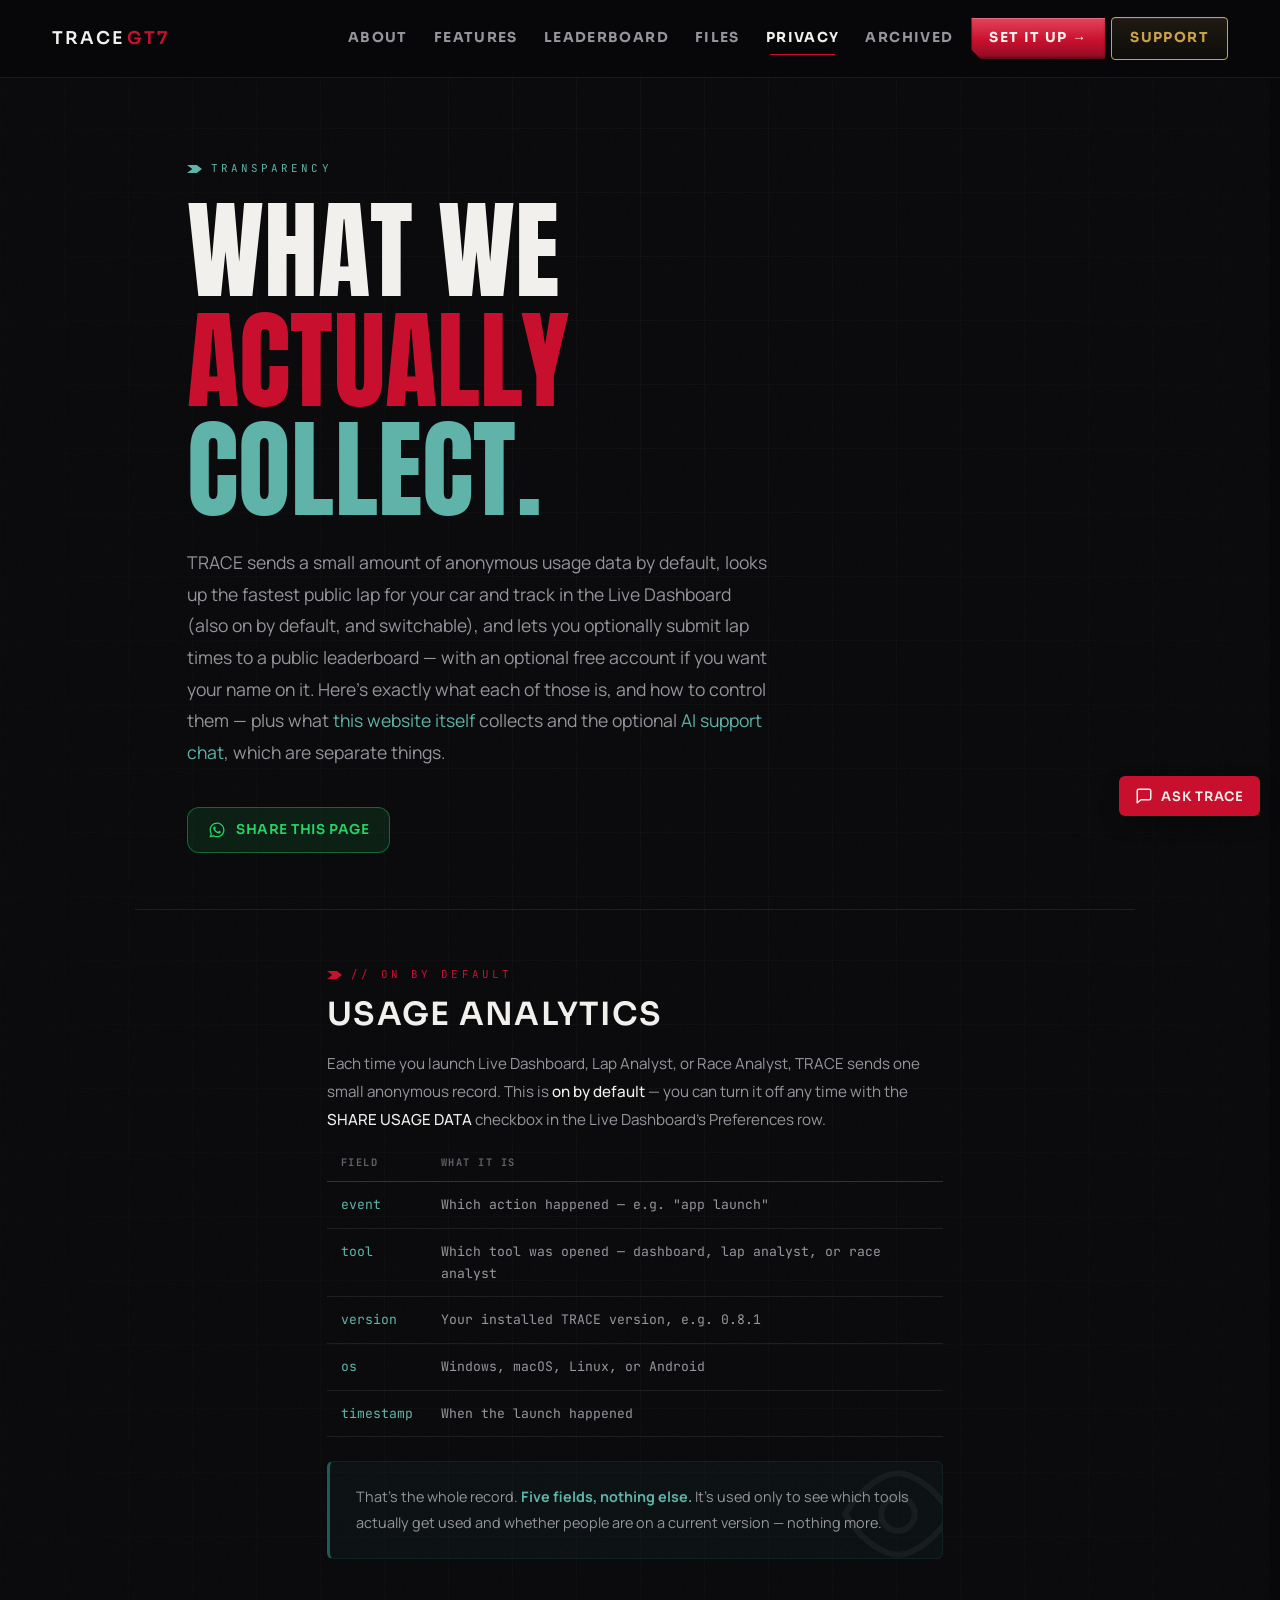
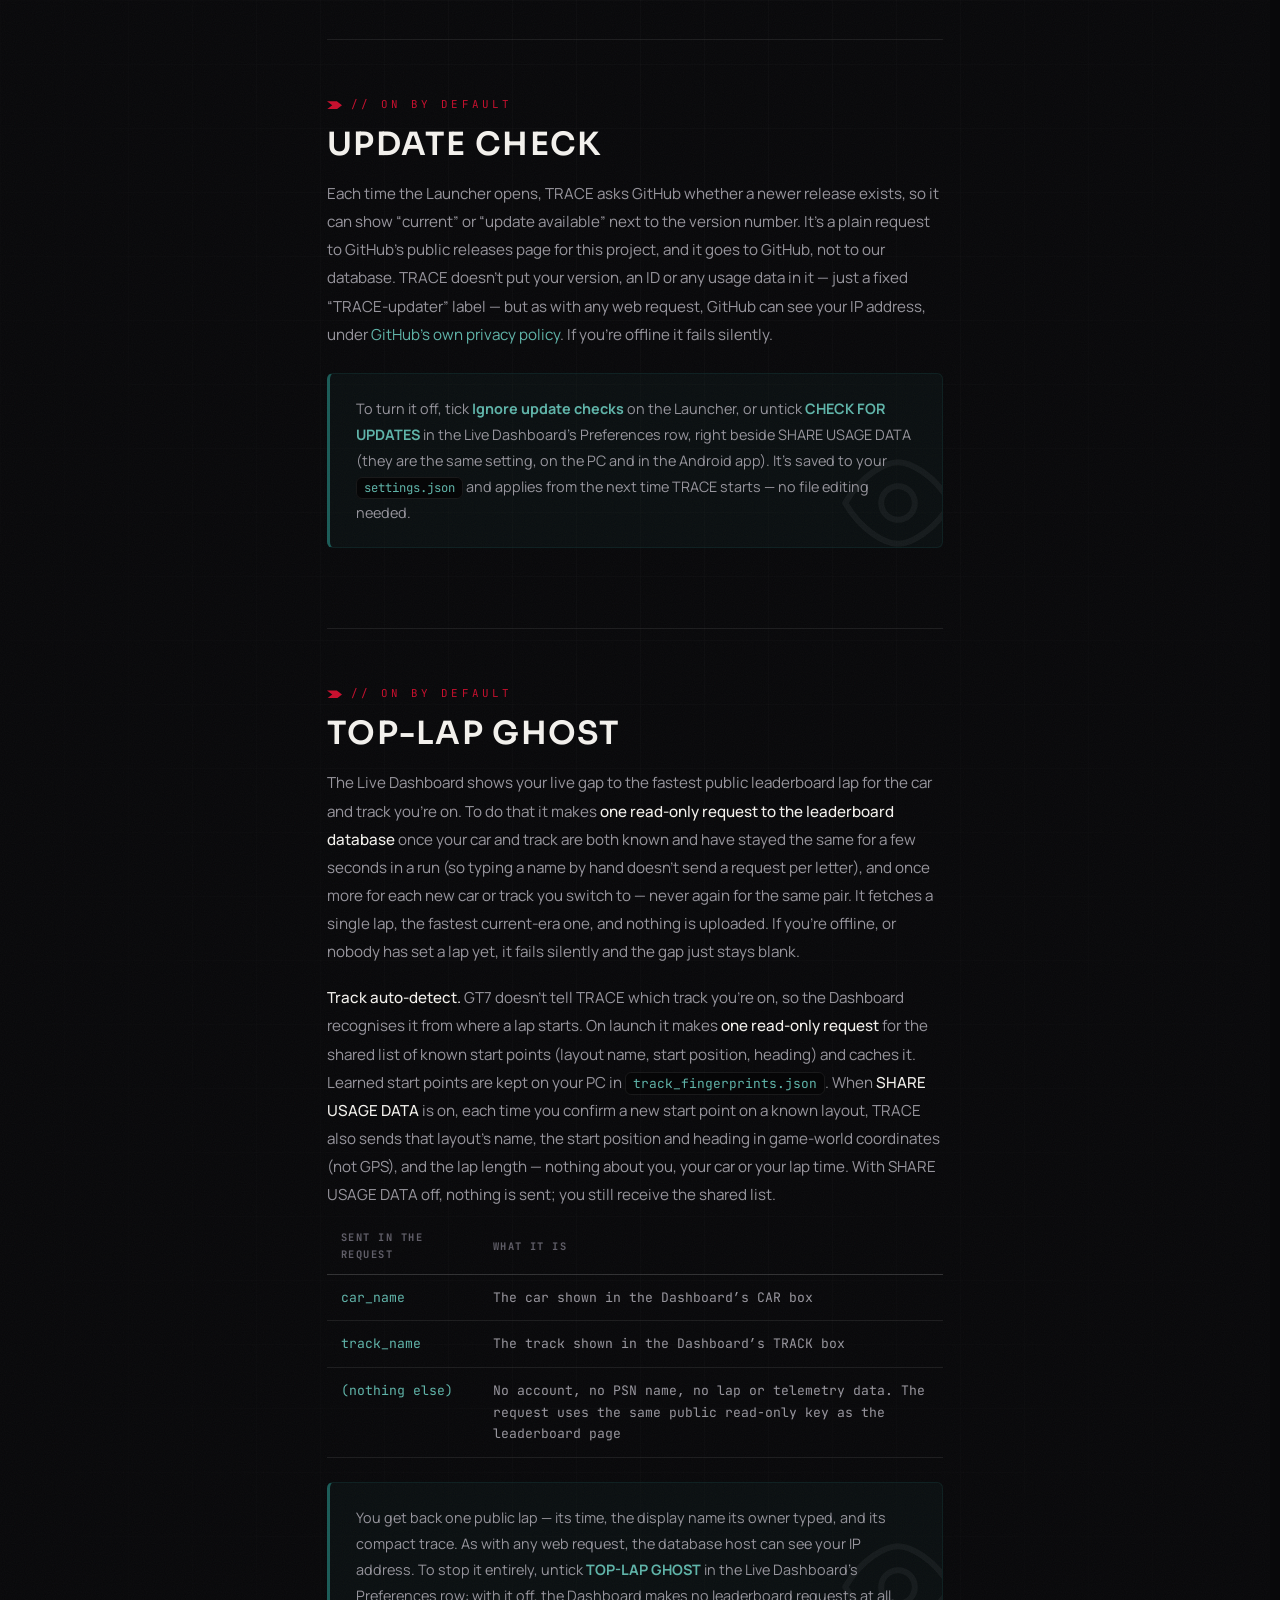
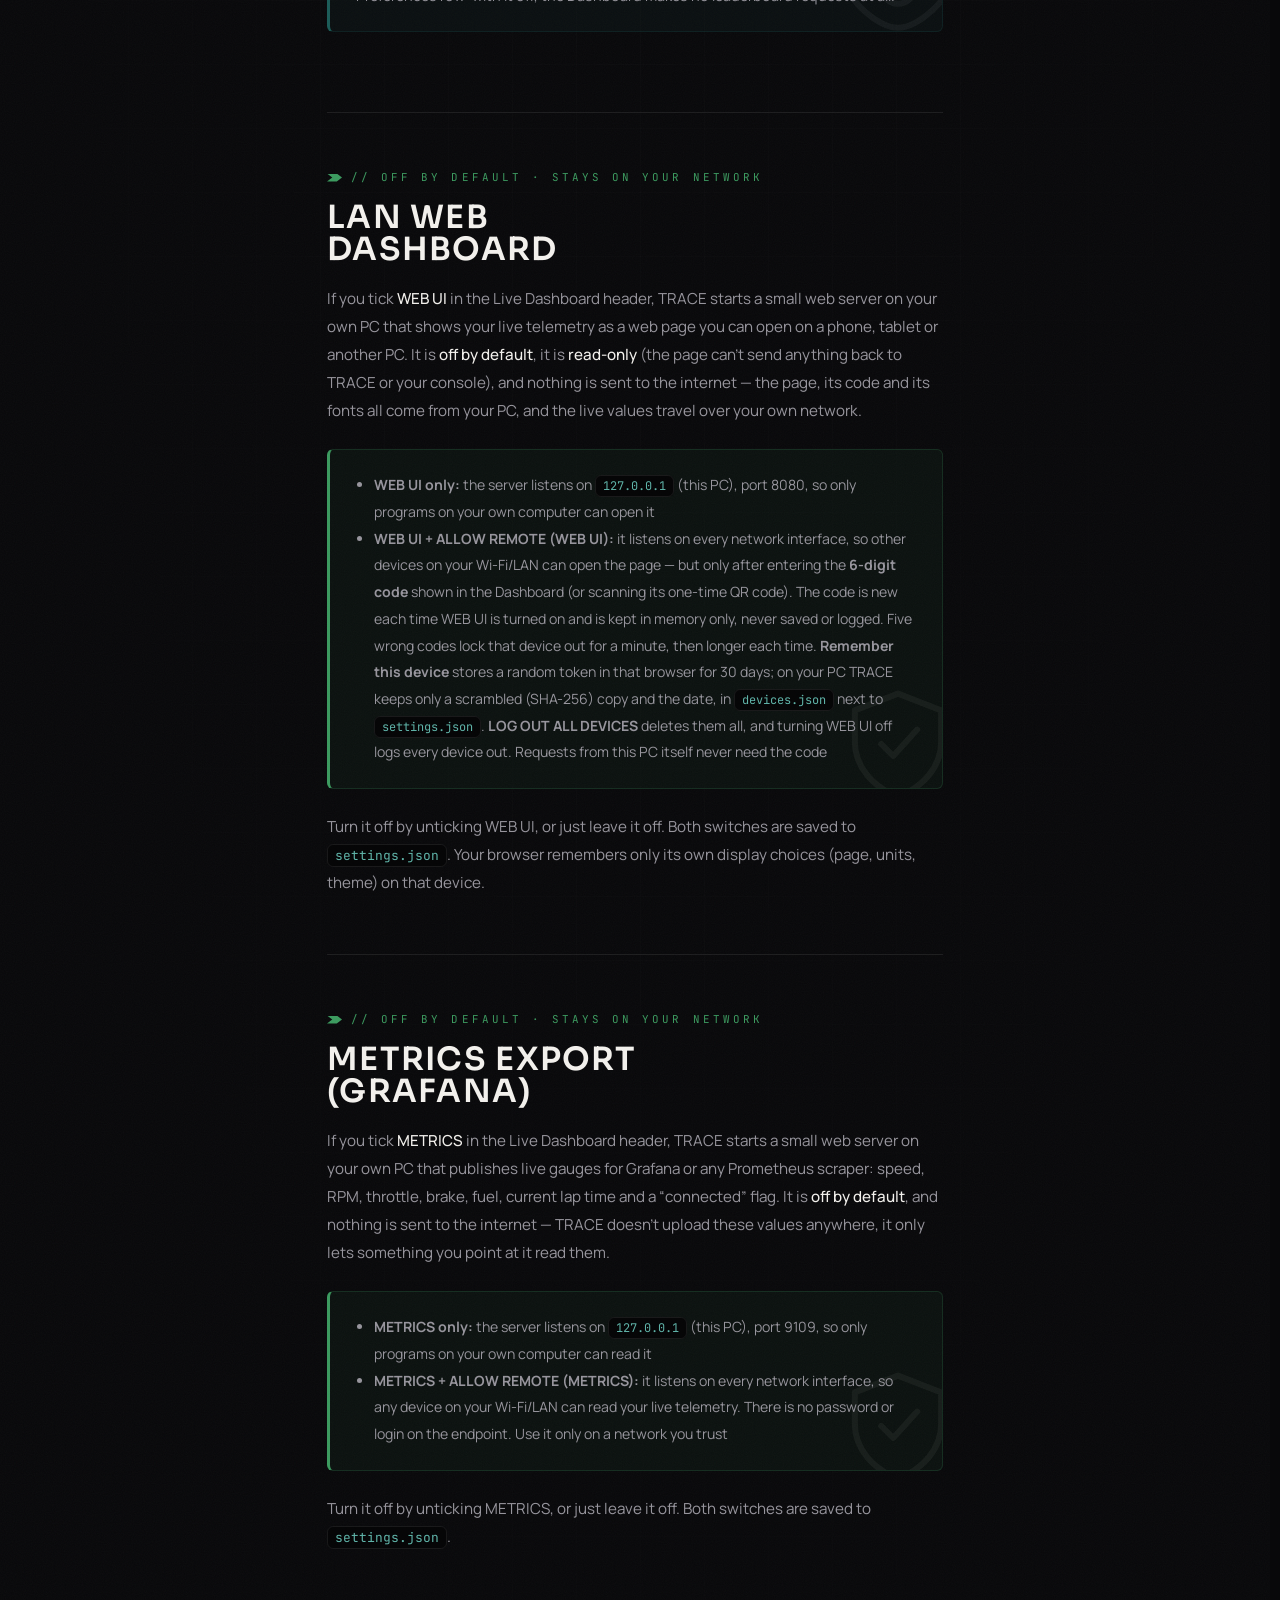
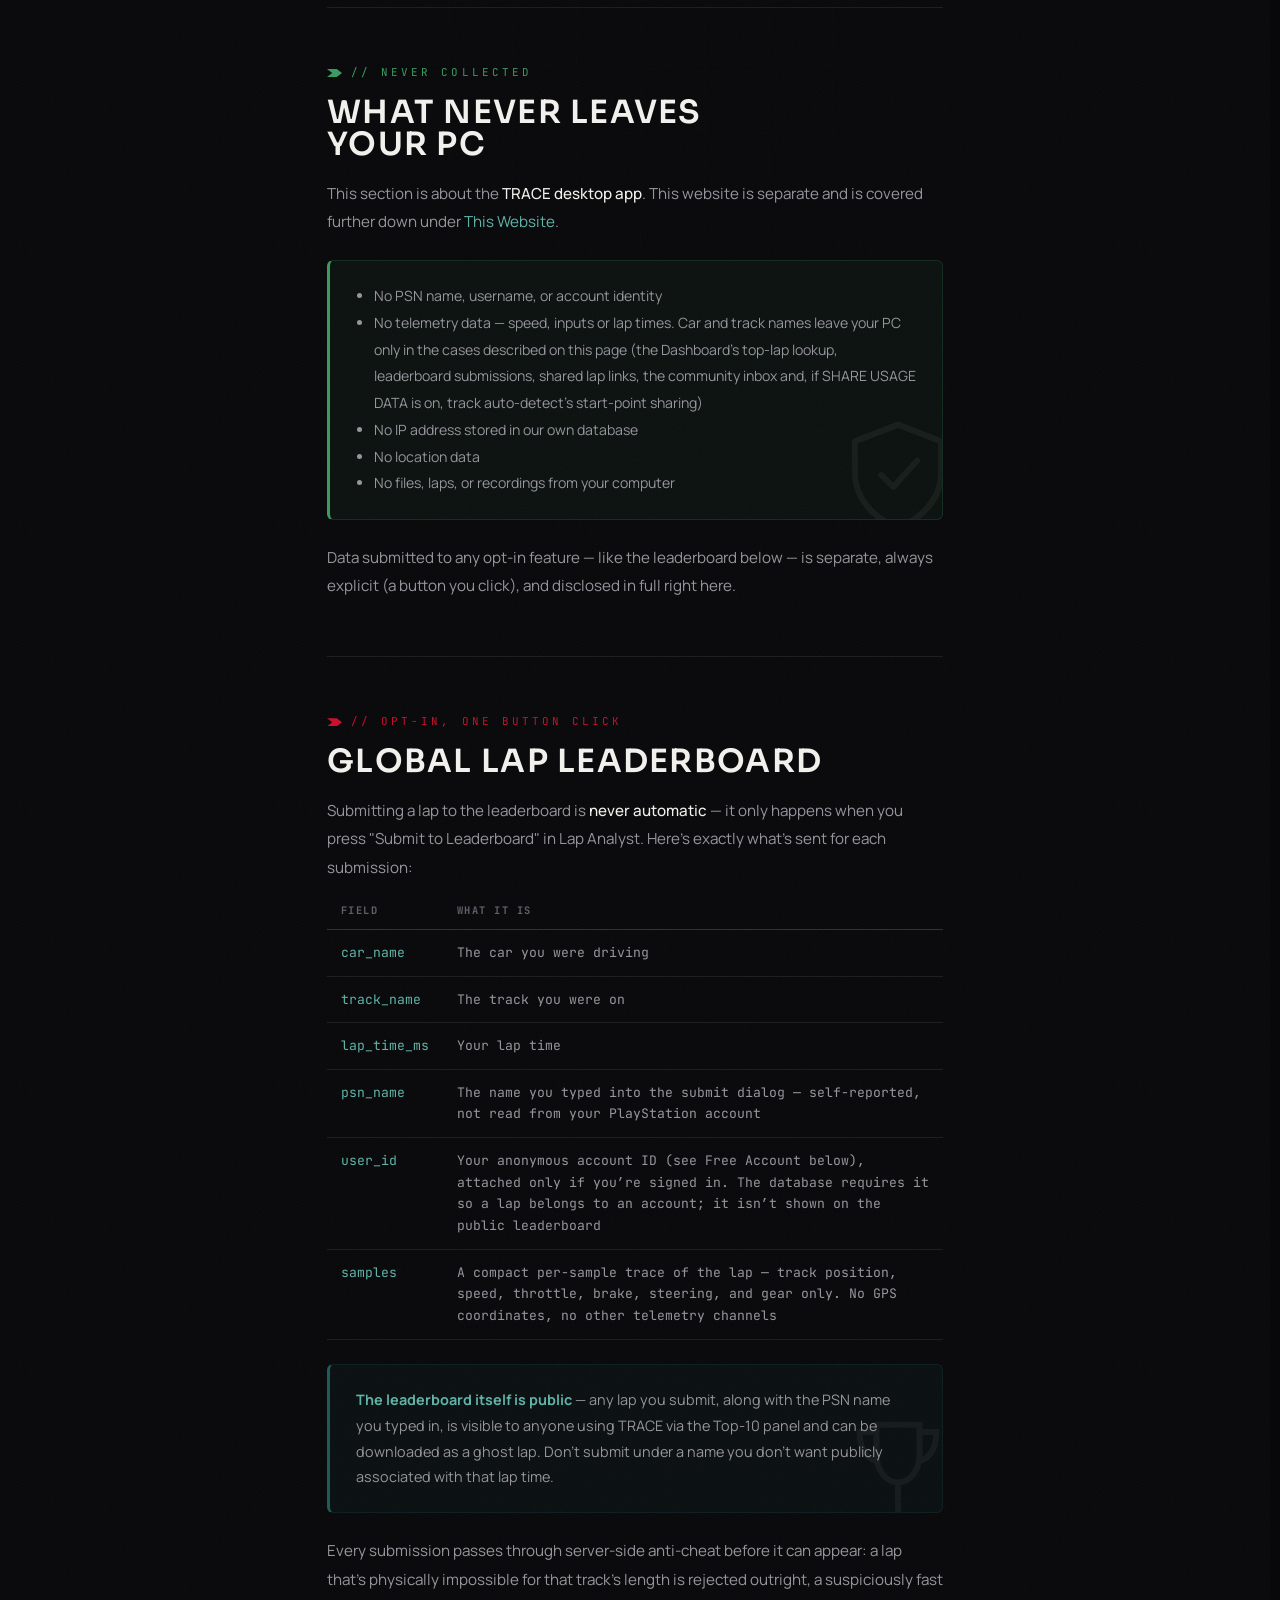
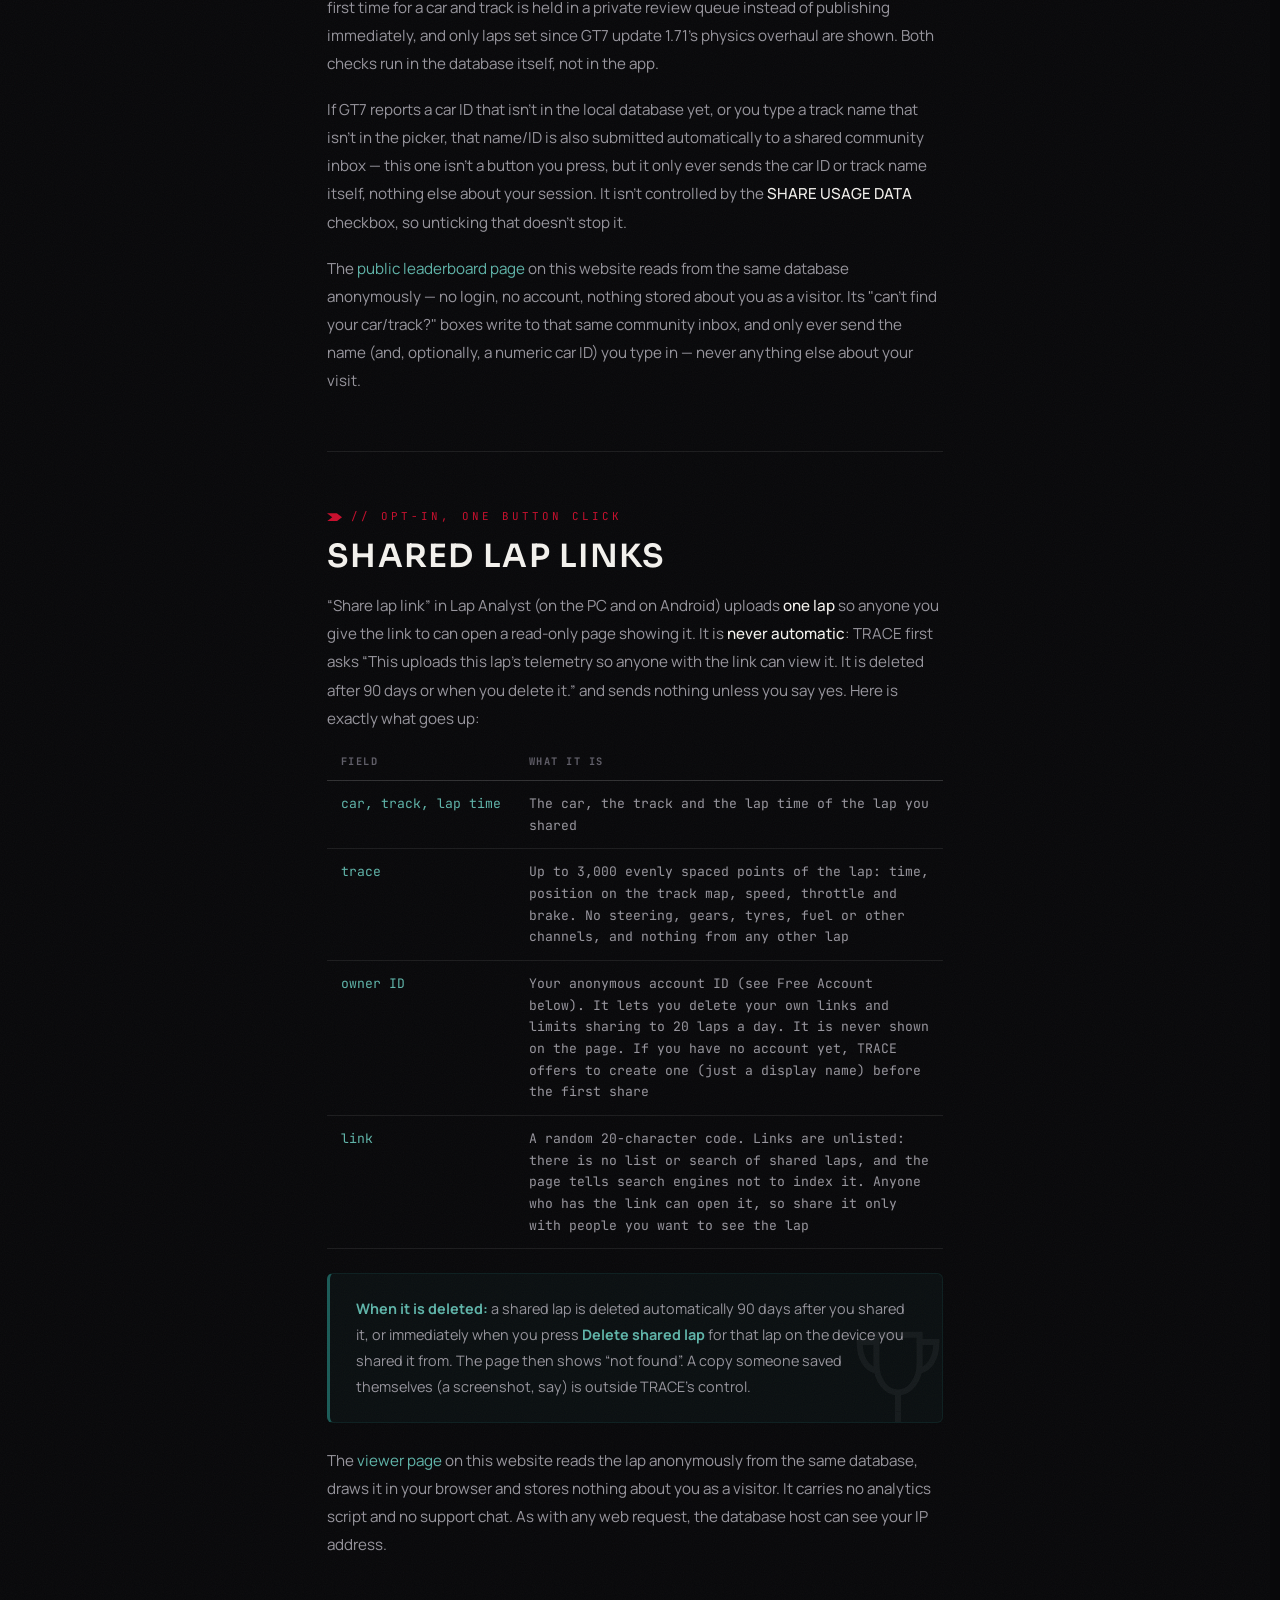
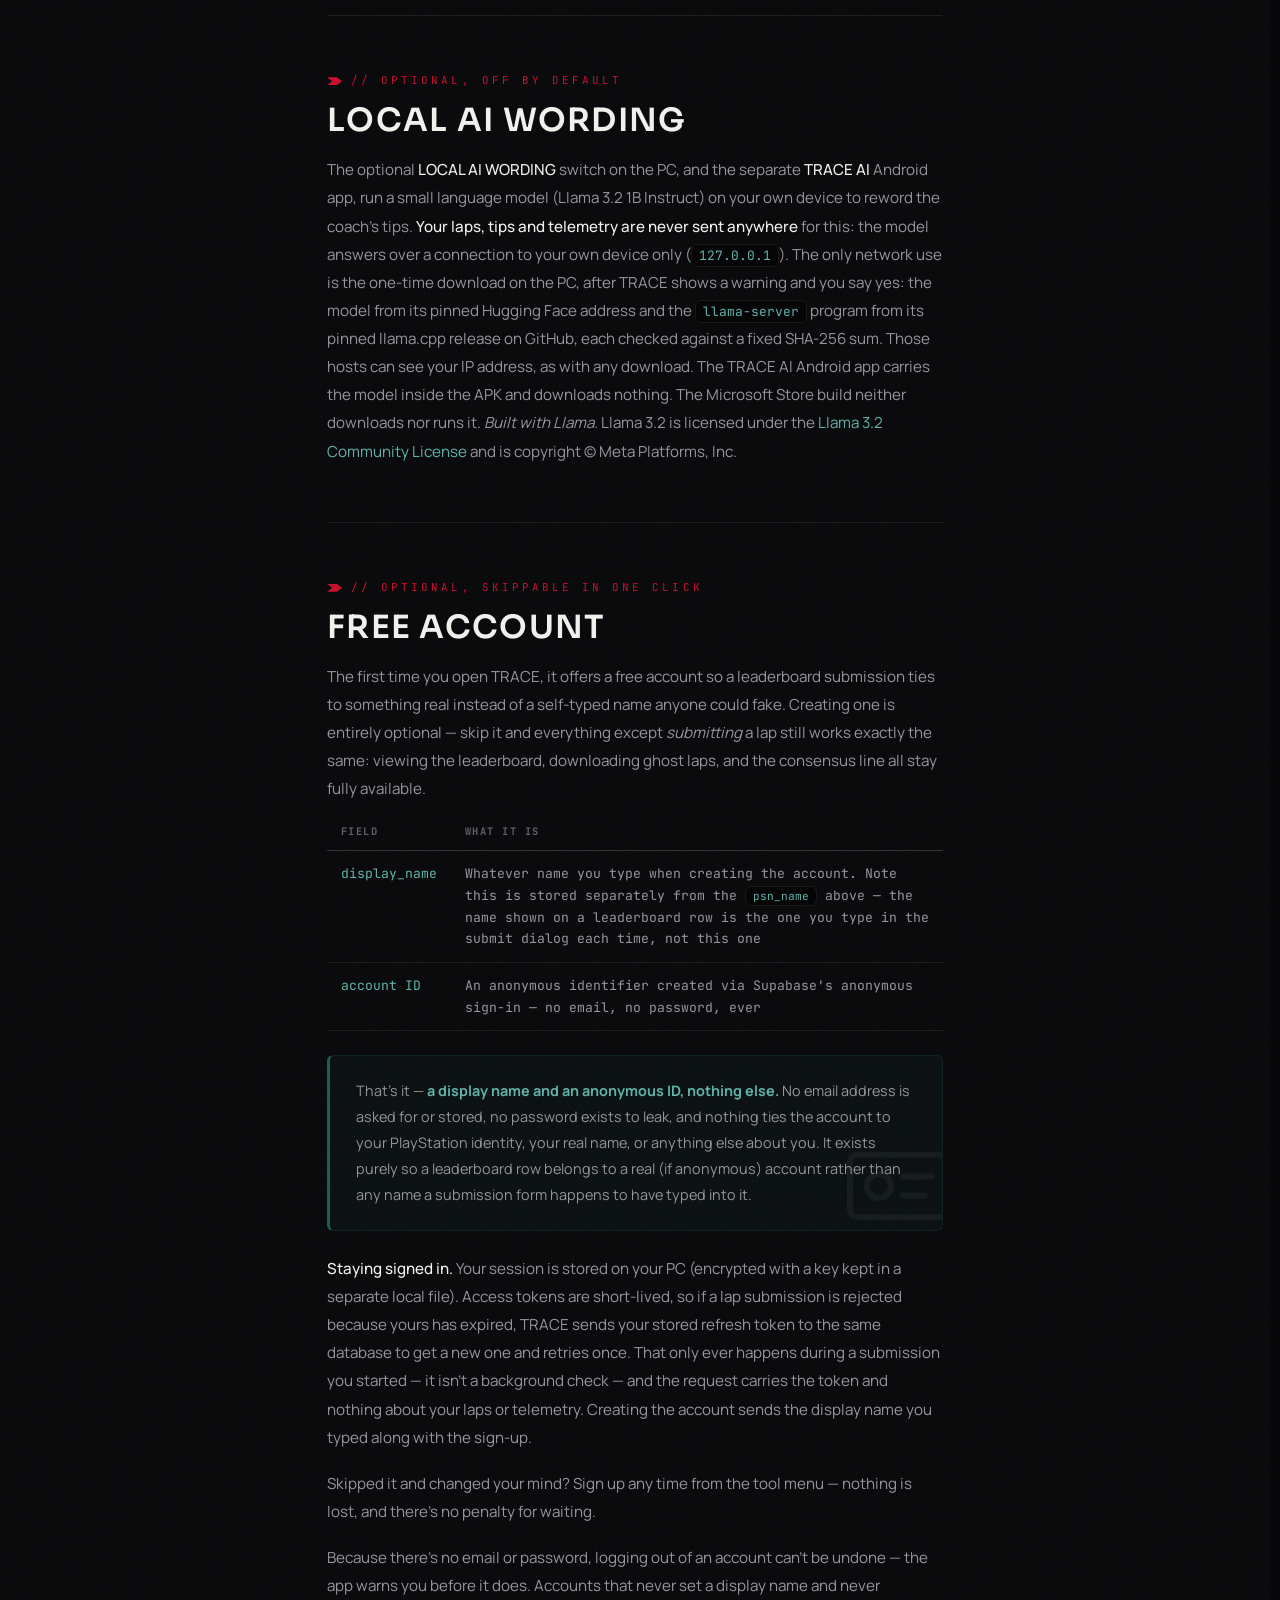
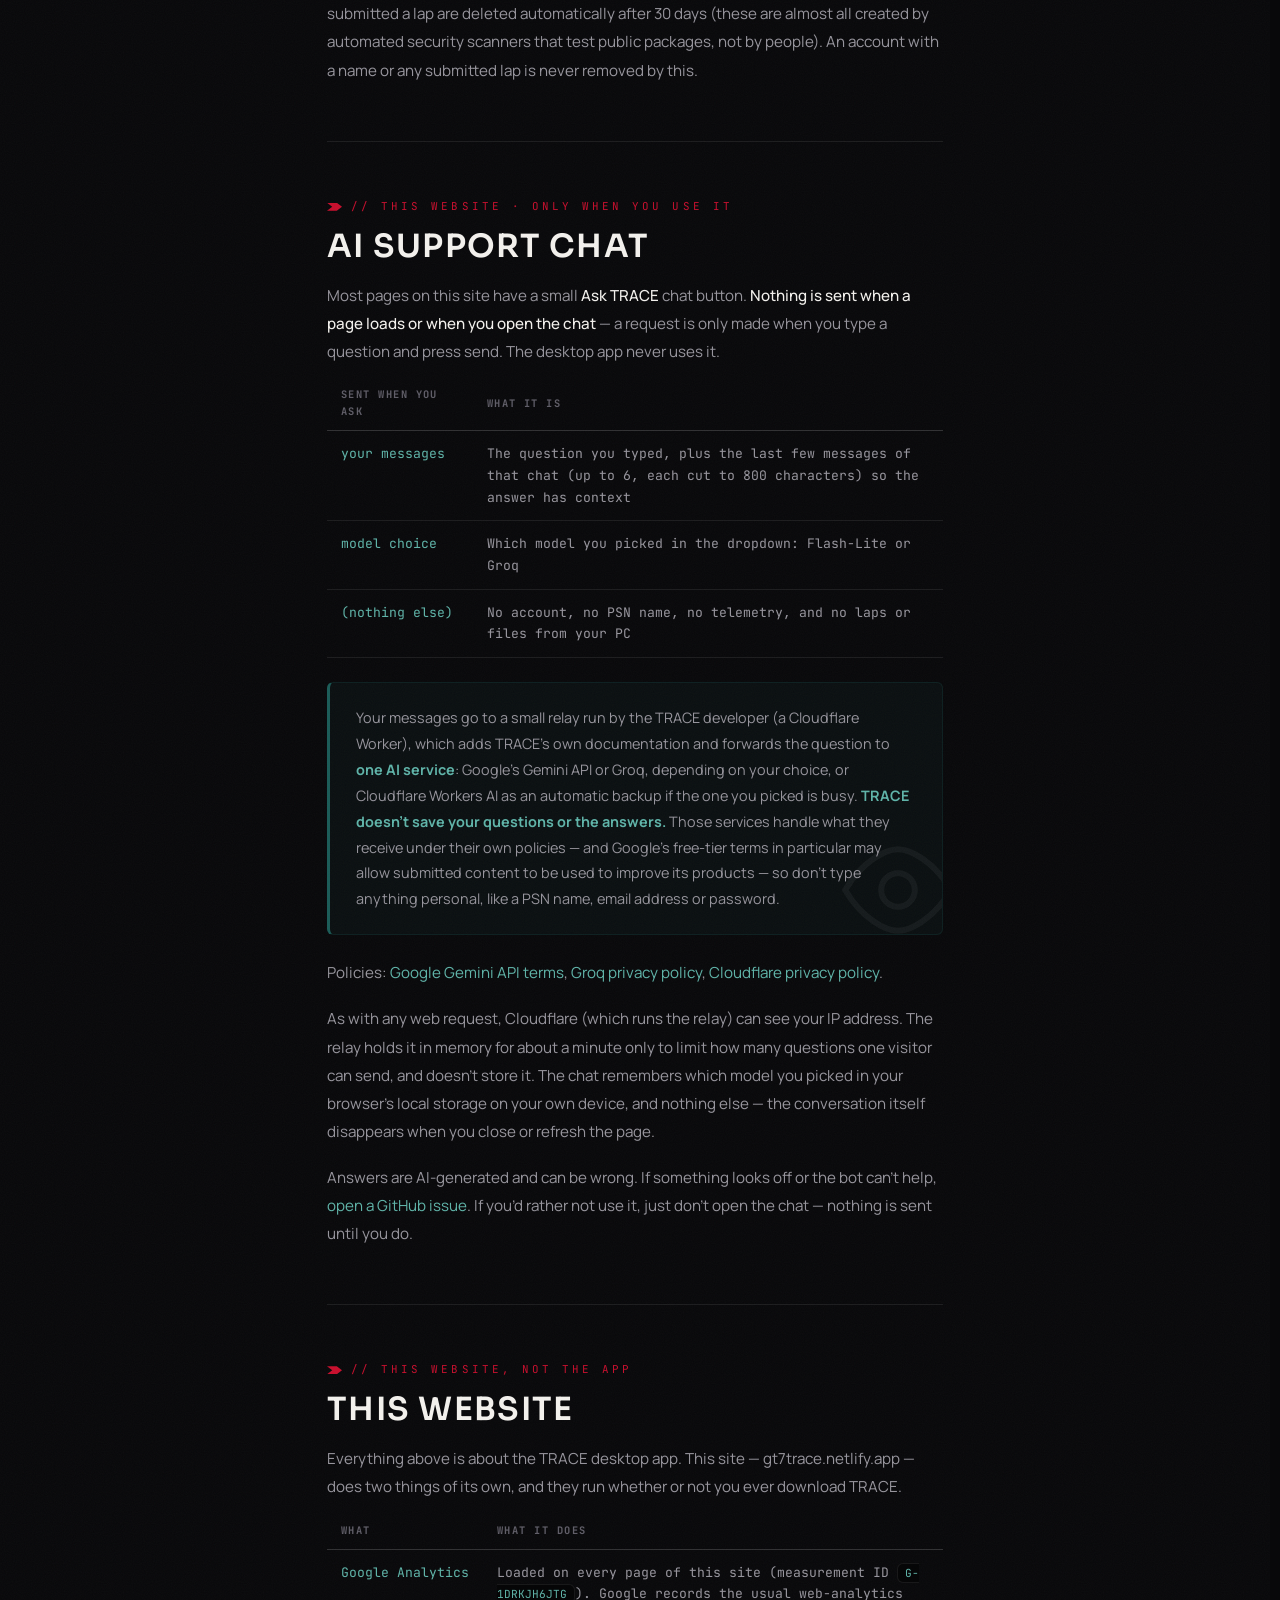
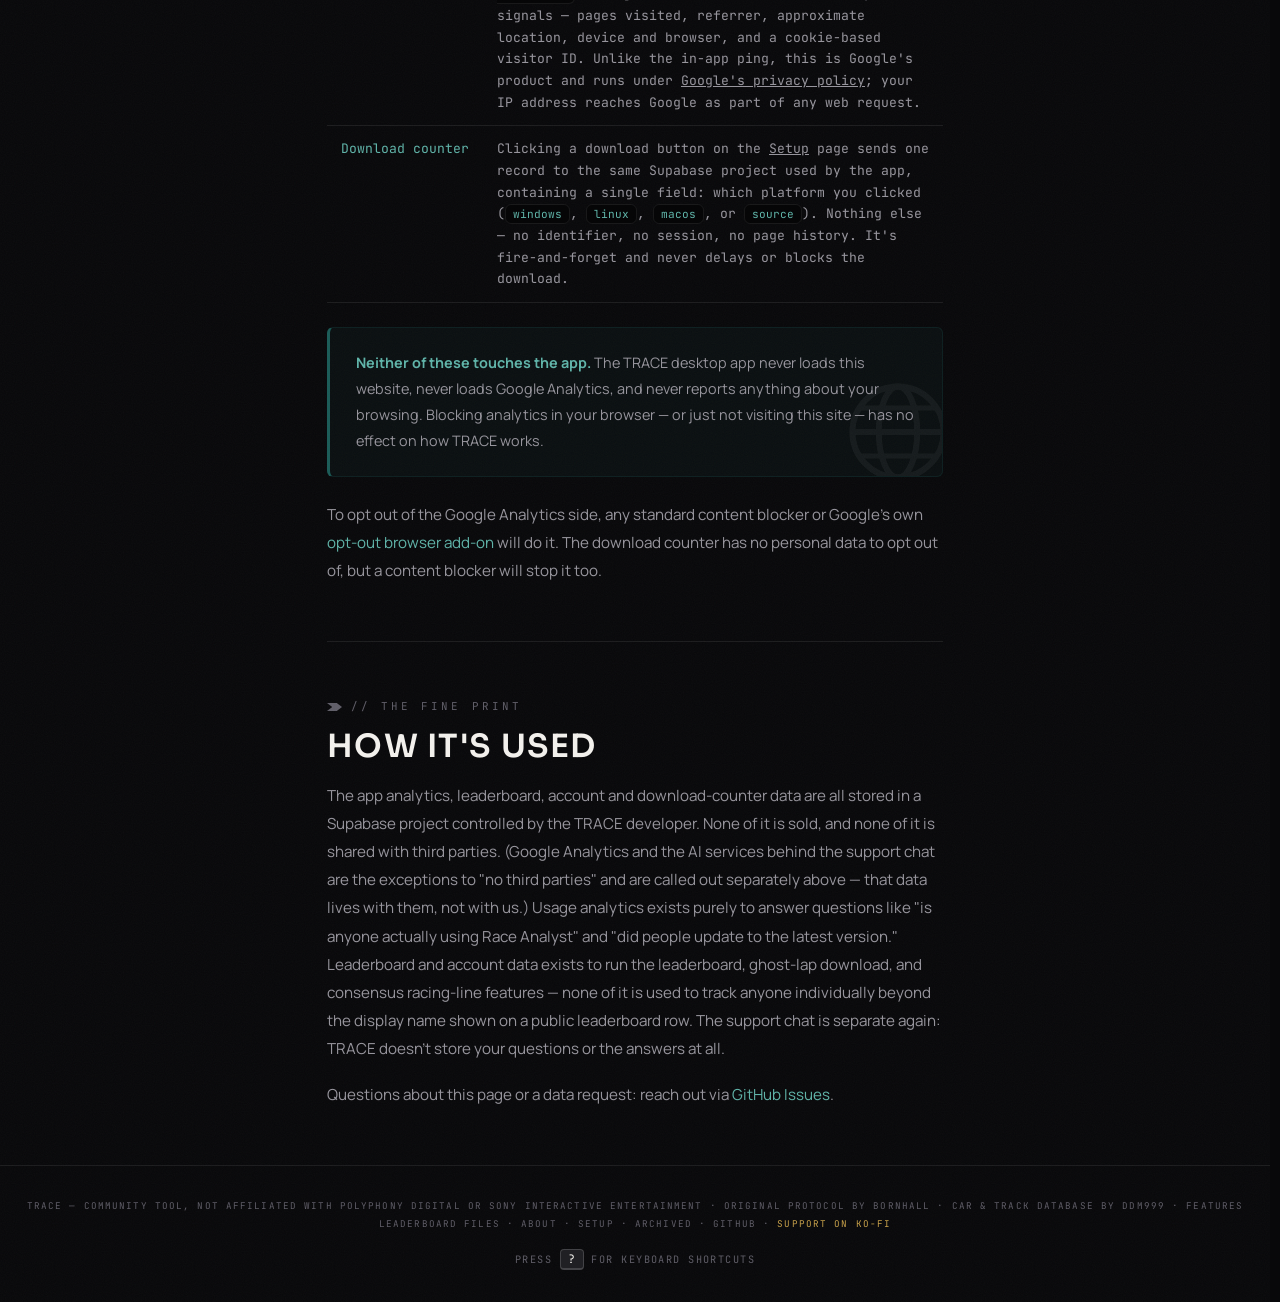
<file: privacy.html>
<!DOCTYPE html>
<html lang="en">
<head>
<meta charset="UTF-8">
<!-- Google tag (gtag.js) -->
<script async src="https://www.googletagmanager.com/gtag/js?id=G-1DRKJH6JTG"></script>
<script>
  window.dataLayer = window.dataLayer || [];
  function gtag(){dataLayer.push(arguments);}
  gtag('js', new Date());

  gtag('config', 'G-1DRKJH6JTG');
</script>
<meta name="viewport" content="width=device-width, initial-scale=1.0">
<title>Privacy & Data — TRACE</title>
<link rel="icon" href="data:image/svg+xml,<svg xmlns='http://www.w3.org/2000/svg' viewBox='0 0 32 32'><circle cx='16' cy='16' r='16' fill='%2308080a'/><path d='M7 6 L19 6 L27 16 L19 26 L7 26 L15 16 Z' fill='%23c8102e'/></svg>">
<link rel="apple-touch-icon" href="/apple-touch-icon.png">
<link rel="manifest" href="/site.webmanifest">
<link rel="preconnect" href="https://fonts.googleapis.com">
<link rel="preconnect" href="https://fonts.gstatic.com" crossorigin>
<link href="https://fonts.googleapis.com/css2?family=Anton&family=Sora:wght@600;700;800&family=Manrope:wght@400;500;600;700&family=JetBrains+Mono:wght@400;500;700&display=swap" rel="stylesheet">
<link rel="stylesheet" href="/assets/styles.css">
<meta name="description" content="What TRACE collects and why: anonymous usage analytics, the top-lap lookup, the local web dashboard, local metrics export and the optional leaderboard and account. Most are switchable.">
<meta name="robots" content="index, follow">
<link rel="canonical" href="https://gt7trace.netlify.app/privacy">
<meta name="theme-color" content="#050505">
<meta property="og:type" content="website">
<meta property="og:site_name" content="TRACE">
<meta property="og:title" content="Privacy & Data — TRACE">
<meta property="og:description" content="What data TRACE collects, why, and how to turn it off.">
<meta property="og:url" content="https://gt7trace.netlify.app/privacy">
<meta property="og:image" content="https://gt7trace.netlify.app/og-image.png">
<meta name="twitter:card" content="summary_large_image">
<meta name="twitter:title" content="Privacy & Data — TRACE">
<meta name="twitter:description" content="What data TRACE collects, why, and how to turn it off.">
<meta name="twitter:image" content="https://gt7trace.netlify.app/og-image.png">
<style>
.page-hdr.lg { max-width:1000px; padding-top:160px; }
.page-hdr.lg h1 { font-size:clamp(3rem,8.4vw,7.2rem); }
.page-hdr.lg h1 em  { color:var(--orange); font-style:normal; }
.page-hdr.lg h1 span{ color:var(--blue-2); }
.page-hdr.lg p { font-size:1.1rem; max-width:580px; }

.content { max-width:720px; margin:0 auto; padding:0 52px; }
.section { padding:56px 0; border-bottom:1px solid var(--line); }
.section:last-child { border-bottom:none; }
.section .eyebrow { margin-bottom:14px; }
.section h2 {
  font-family:'Sora', sans-serif;
  font-weight:600; font-size:2rem;
  text-transform:uppercase; letter-spacing:.04em;
  margin-bottom:20px; line-height:1;
}
.prose { font-size:.95rem; color:var(--mid); line-height:1.85; margin-bottom:18px; }
.prose:last-child { margin-bottom:0; }
.prose strong { color:var(--txt); font-weight:500; }
.prose a { color:var(--blue-2); text-decoration:none; }
.prose a:hover { text-decoration:underline; }

.data-table {
  width:100%; border-collapse:collapse; margin:20px 0 8px;
  font-family:'JetBrains Mono', monospace; font-size:.82rem;
}
.data-table th {
  text-align:left; color:var(--dim);
  font-size:.65rem; letter-spacing:.14em; text-transform:uppercase;
  padding:0 14px 10px; border-bottom:1px solid var(--line-2);
}
.data-table td {
  padding:12px 14px; border-bottom:1px solid var(--line);
  color:var(--mid); vertical-align:top;
}
.data-table td:first-child { color:var(--blue-2); white-space:nowrap; }

.discovery {
  background:rgba(28, 92, 88,.08);
  border:1px solid rgba(28, 92, 88,.22);
  border-left:3px solid var(--blue);
  border-radius:var(--radius);
  padding:22px 26px; margin:24px 0;
}
.discovery p { font-size:.9rem; color:var(--mid); line-height:1.8; margin:0; }
.discovery p strong { color:var(--blue-2); }

.not-collected {
  background:rgba(60, 154, 95,.06);
  border:1px solid rgba(60, 154, 95,.2);
  border-left:3px solid var(--green);
  border-radius:var(--radius);
  padding:22px 26px; margin:24px 0;
}
.not-collected ul { margin:0; padding-left:18px; }
.not-collected li { font-size:.88rem; color:var(--mid); line-height:1.9; }

/* ── CALLOUT WATERMARKS ── */
.discovery, .not-collected { isolation:isolate; overflow:hidden; position:relative; }
.discovery > *, .not-collected > * { position:relative; z-index:1; }
.discovery::after, .not-collected::after {
  content:'';
  position:absolute; right:-16px; bottom:-16px; z-index:0;
  width:120px; height:120px;
  background-repeat:no-repeat; background-position:bottom right; background-size:contain;
  opacity:.05; pointer-events:none;
  transition:opacity .35s ease;
}
.discovery:hover::after, .not-collected:hover::after { opacity:.1; }
.disc-eye::after { background-image: url("data:image/svg+xml,<svg xmlns='http://www.w3.org/2000/svg' viewBox='0 0 100 100'><path d='M6 50 C20 26 40 16 50 16 C60 16 80 26 94 50 C80 74 60 84 50 84 C40 84 20 74 6 50 Z' stroke='white' stroke-width='5' fill='none' stroke-linejoin='round'/><circle cx='50' cy='50' r='14' stroke='white' stroke-width='5' fill='none'/></svg>"); }
.nc-shield::after { background-image: url("data:image/svg+xml,<svg xmlns='http://www.w3.org/2000/svg' viewBox='0 0 100 100'><path d='M50 8 L86 22 V48 C86 70 70 86 50 94 C30 86 14 70 14 48 V22 Z' stroke='white' stroke-width='5' fill='none' stroke-linejoin='round'/><path d='M36 50 L46 60 L66 38' stroke='white' stroke-width='5' fill='none' stroke-linecap='round' stroke-linejoin='round'/></svg>"); }
.disc-trophy::after { background-image: url("data:image/svg+xml,<svg xmlns='http://www.w3.org/2000/svg' viewBox='0 0 100 100'><path d='M32 14 H68 V38 C68 52 60 62 50 62 C40 62 32 52 32 38 Z' stroke='white' stroke-width='5' fill='none'/><path d='M32 20 H18 C18 34 24 42 32 44' stroke='white' stroke-width='5' fill='none' stroke-linecap='round'/><path d='M68 20 H82 C82 34 76 42 68 44' stroke='white' stroke-width='5' fill='none' stroke-linecap='round'/><line x1='50' y1='62' x2='50' y2='78' stroke='white' stroke-width='5'/><line x1='34' y1='90' x2='66' y2='90' stroke='white' stroke-width='5' stroke-linecap='round'/><line x1='50' y1='78' x2='50' y2='90' stroke='white' stroke-width='5'/></svg>"); }
.disc-id::after { background-image: url("data:image/svg+xml,<svg xmlns='http://www.w3.org/2000/svg' viewBox='0 0 100 100'><rect x='10' y='24' width='80' height='52' rx='6' stroke='white' stroke-width='5' fill='none'/><circle cx='34' cy='50' r='10' stroke='white' stroke-width='5' fill='none'/><line x1='54' y1='42' x2='78' y2='42' stroke='white' stroke-width='5' stroke-linecap='round'/><line x1='54' y1='58' x2='72' y2='58' stroke='white' stroke-width='5' stroke-linecap='round'/></svg>"); }
.disc-globe::after { background-image: url("data:image/svg+xml,<svg xmlns='http://www.w3.org/2000/svg' viewBox='0 0 100 100'><circle cx='50' cy='50' r='38' stroke='white' stroke-width='5' fill='none'/><ellipse cx='50' cy='50' rx='16' ry='38' stroke='white' stroke-width='5' fill='none'/><line x1='12' y1='50' x2='88' y2='50' stroke='white' stroke-width='5'/><path d='M18 30 H82 M18 70 H82' stroke='white' stroke-width='4' fill='none'/></svg>"); }


@media(max-width:780px){
  .page-hdr.lg { padding-top:120px; }
  .content { padding:0 20px; }
  .data-table { font-size:.74rem; }
  .data-table th, .data-table td { padding:8px 8px; }
}
</style>
<script type="application/ld+json">
{
  "@context": "https://schema.org",
  "@type": "WebPage",
  "name": "Privacy & Data — TRACE",
  "description": "What data TRACE collects, why, and how to turn it off.",
  "url": "https://gt7trace.netlify.app/privacy",
  "isPartOf": {
    "@type": "SoftwareApplication",
    "name": "TRACE",
    "url": "https://gt7trace.netlify.app/",
    "creator": { "@type": "Person", "name": "Ransh" }
  },
  "breadcrumb": {
    "@type": "BreadcrumbList",
    "itemListElement": [
      { "@type": "ListItem", "position": 1, "name": "Home", "item": "https://gt7trace.netlify.app/" },
      { "@type": "ListItem", "position": 2, "name": "Privacy & Data", "item": "https://gt7trace.netlify.app/privacy" }
    ]
  }
}
</script>
</head>
<body>

<a href="#main-content" class="skip-link">Skip to content</a>

<nav>
  <a href="/" class="logo">TRACE <span>GT7</span></a>
  <div class="nav-links">
    <a href="/about" class="nav-link">About</a>
    <a href="/features" class="nav-link">Features</a>
    <a href="/leaderboard" class="nav-link">Leaderboard</a>
    <a href="/totalfiles" class="nav-link">Files</a>
    <a href="/privacy" class="nav-link active">Privacy</a>
    <a href="/archived" class="nav-link">Archived</a>
    <a href="/setup" class="nav-btn orange">Set It Up →</a>
    <a href="https://ko-fi.com/ransh" target="_blank" rel="noopener noreferrer" class="nav-btn gold">Support</a>
  </div>
  <button class="nav-burger" aria-label="Toggle menu" aria-expanded="false"><span></span><span></span><span></span></button>
</nav>
<div class="menu-scrim"></div>
<div class="mobile-menu">
  <a href="/about">About</a>
  <a href="/features">Features</a>
  <a href="/leaderboard">Leaderboard</a>
  <a href="/totalfiles">Files</a>
  <a href="/privacy" class="active">Privacy</a>
  <a href="/archived">Archived</a>
  <a href="/setup" class="mm-btn orange">Set It Up →</a>
  <a href="https://ko-fi.com/ransh" target="_blank" rel="noopener noreferrer" class="mm-btn gold">Support</a>
</div>

<div class="page-hdr lg" id="main-content">
  <div class="eyebrow">Transparency</div>
  <h1>What We<br><em>Actually</em><br><span>Collect.</span></h1>
  <p class="prose">TRACE sends a small amount of anonymous usage data by default, looks up the fastest public lap for your car and track in the Live Dashboard (also on by default, and switchable), and lets you optionally submit lap times to a public leaderboard — with an optional free account if you want your name on it. Here's exactly what each of those is, and how to control them — plus what <a href="#site-analytics">this website itself</a> collects and the optional <a href="#support-chat">AI support chat</a>, which are separate things.</p>
  <a class="share-btn" target="_blank" rel="noopener noreferrer" href="https://wa.me/?text=Actually%20readable%20privacy%20policy%20for%20TRACE%2C%20a%20GT7%20telemetry%20tool%20%E2%80%94%20lays%20out%20exactly%20what%20it%20does%20and%20doesn%27t%20collect%2C%20no%20legalese%3A%20https%3A%2F%2Fgt7trace.netlify.app%2Fprivacy">
    <svg width="18" height="18" viewBox="0 0 24 24" fill="currentColor"><path d="M12.04 2C6.58 2 2.13 6.45 2.13 11.91c0 1.75.46 3.45 1.32 4.95L2 22l5.31-1.39a9.9 9.9 0 0 0 4.72 1.2h.01c5.46 0 9.91-4.45 9.91-9.91 0-2.65-1.03-5.14-2.9-7.01A9.82 9.82 0 0 0 12.04 2zm0 18.13a8.2 8.2 0 0 1-4.19-1.15l-.3-.18-3.12.82.83-3.04-.2-.31a8.22 8.22 0 0 1-1.26-4.36c0-4.54 3.7-8.24 8.25-8.24 2.2 0 4.27.86 5.83 2.42a8.18 8.18 0 0 1 2.41 5.83c0 4.55-3.7 8.21-8.25 8.21zm4.52-6.16c-.25-.12-1.47-.72-1.69-.81-.23-.08-.39-.12-.56.13-.17.24-.64.81-.78.97-.14.17-.29.19-.53.06-.25-.12-1.05-.39-2-1.23-.74-.66-1.24-1.47-1.39-1.72-.14-.25-.02-.38.11-.51.11-.11.25-.29.37-.43.13-.14.17-.25.25-.41.08-.17.04-.31-.02-.43-.06-.12-.56-1.36-.77-1.86-.2-.48-.41-.42-.56-.43-.14-.01-.31-.01-.48-.01a.92.92 0 0 0-.67.31c-.23.25-.87.85-.87 2.08 0 1.22.89 2.4 1.01 2.57.13.17 1.75 2.67 4.24 3.74.59.26 1.05.41 1.41.52.59.19 1.13.16 1.55.1.47-.07 1.47-.6 1.68-1.18.21-.58.21-1.07.14-1.18-.06-.1-.23-.16-.48-.28z"/></svg>
    Share this page
  </a>
</div>

<div class="content">

  <div class="section">
    <div class="eyebrow orange">// on by default</div>
    <h2>Usage Analytics</h2>
    <p class="prose">Each time you launch Live Dashboard, Lap Analyst, or Race Analyst, TRACE sends one small anonymous record. This is <strong>on by default</strong> — you can turn it off any time with the <strong>SHARE USAGE DATA</strong> checkbox in the Live Dashboard&rsquo;s Preferences row.</p>

    <table class="data-table">
      <tr><th>Field</th><th>What it is</th></tr>
      <tr><td>event</td><td>Which action happened — e.g. "app launch"</td></tr>
      <tr><td>tool</td><td>Which tool was opened — dashboard, lap analyst, or race analyst</td></tr>
      <tr><td>version</td><td>Your installed TRACE version, e.g. 0.8.1</td></tr>
      <tr><td>os</td><td>Windows, macOS, Linux, or Android</td></tr>
      <tr><td>timestamp</td><td>When the launch happened</td></tr>
    </table>

    <div class="discovery disc-eye">
      <p>That's the whole record. <strong>Five fields, nothing else.</strong> It's used only to see which tools actually get used and whether people are on a current version — nothing more.</p>
    </div>
  </div>

  <div class="section">
    <div class="eyebrow orange">// on by default</div>
    <h2>Update Check</h2>
    <p class="prose">Each time the Launcher opens, TRACE asks GitHub whether a newer release exists, so it can show “current” or “update available” next to the version number. It’s a plain request to GitHub’s public releases page for this project, and it goes to GitHub, not to our database. TRACE doesn’t put your version, an ID or any usage data in it — just a fixed “TRACE-updater” label — but as with any web request, GitHub can see your IP address, under <a href="https://docs.github.com/en/site-policy/privacy-policies/github-general-privacy-statement" target="_blank" rel="noopener noreferrer">GitHub’s own privacy policy</a>. If you’re offline it fails silently.</p>
    <div class="discovery disc-eye">
      <p>To turn it off, tick <strong>Ignore update checks</strong> on the Launcher, or untick <strong>CHECK FOR UPDATES</strong> in the Live Dashboard&rsquo;s Preferences row, right beside SHARE USAGE DATA (they are the same setting, on the PC and in the Android app). It&rsquo;s saved to your <code>settings.json</code> and applies from the next time TRACE starts &mdash; no file editing needed.</p>
    </div>
  </div>

  <div class="section">
    <div class="eyebrow orange">// on by default</div>
    <h2>Top-Lap Ghost</h2>
    <p class="prose">The Live Dashboard shows your live gap to the fastest public leaderboard lap for the car and track you&rsquo;re on. To do that it makes <strong>one read-only request to the leaderboard database</strong> once your car and track are both known and have stayed the same for a few seconds in a run (so typing a name by hand doesn&rsquo;t send a request per letter), and once more for each new car or track you switch to &mdash; never again for the same pair. It fetches a single lap, the fastest current-era one, and nothing is uploaded. If you&rsquo;re offline, or nobody has set a lap yet, it fails silently and the gap just stays blank.</p>

    <p class="prose"><strong>Track auto-detect.</strong> GT7 doesn&rsquo;t tell TRACE which track you&rsquo;re on, so the Dashboard recognises it from where a lap starts. On launch it makes <strong>one read-only request</strong> for the shared list of known start points (layout name, start position, heading) and caches it. Learned start points are kept on your PC in <code>track_fingerprints.json</code>. When <strong>SHARE USAGE DATA</strong> is on, each time you confirm a new start point on a known layout, TRACE also sends that layout&rsquo;s name, the start position and heading in game-world coordinates (not GPS), and the lap length &mdash; nothing about you, your car or your lap time. With SHARE USAGE DATA off, nothing is sent; you still receive the shared list.</p>

    <table class="data-table">
      <tr><th>Sent in the request</th><th>What it is</th></tr>
      <tr><td>car_name</td><td>The car shown in the Dashboard&rsquo;s CAR box</td></tr>
      <tr><td>track_name</td><td>The track shown in the Dashboard&rsquo;s TRACK box</td></tr>
      <tr><td>(nothing else)</td><td>No account, no PSN name, no lap or telemetry data. The request uses the same public read-only key as the leaderboard page</td></tr>
    </table>

    <div class="discovery disc-eye">
      <p>You get back one public lap &mdash; its time, the display name its owner typed, and its compact trace. As with any web request, the database host can see your IP address. To stop it entirely, untick <strong>TOP-LAP GHOST</strong> in the Live Dashboard&rsquo;s Preferences row: with it off, the Dashboard makes no leaderboard requests at all.</p>
    </div>
  </div>

  <div class="section">
    <div class="eyebrow green">// off by default &middot; stays on your network</div>
    <h2>LAN Web<br>Dashboard</h2>
    <p class="prose">If you tick <strong>WEB UI</strong> in the Live Dashboard header, TRACE starts a small web server on your own PC that shows your live telemetry as a web page you can open on a phone, tablet or another PC. It is <strong>off by default</strong>, it is <strong>read-only</strong> (the page can&rsquo;t send anything back to TRACE or your console), and nothing is sent to the internet &mdash; the page, its code and its fonts all come from your PC, and the live values travel over your own network.</p>
    <div class="not-collected nc-shield">
      <ul>
        <li><strong>WEB UI only:</strong> the server listens on <code>127.0.0.1</code> (this PC), port 8080, so only programs on your own computer can open it</li>
        <li><strong>WEB UI + ALLOW REMOTE (WEB UI):</strong> it listens on every network interface, so other devices on your Wi-Fi/LAN can open the page &mdash; but only after entering the <strong>6-digit code</strong> shown in the Dashboard (or scanning its one-time QR code). The code is new each time WEB UI is turned on and is kept in memory only, never saved or logged. Five wrong codes lock that device out for a minute, then longer each time. <strong>Remember this device</strong> stores a random token in that browser for 30 days; on your PC TRACE keeps only a scrambled (SHA-256) copy and the date, in <code>devices.json</code> next to <code>settings.json</code>. <strong>LOG OUT ALL DEVICES</strong> deletes them all, and turning WEB UI off logs every device out. Requests from this PC itself never need the code</li>
      </ul>
    </div>
    <p class="prose">Turn it off by unticking WEB UI, or just leave it off. Both switches are saved to <code>settings.json</code>. Your browser remembers only its own display choices (page, units, theme) on that device.</p>
  </div>

  <div class="section">
    <div class="eyebrow green">// off by default &middot; stays on your network</div>
    <h2>Metrics Export<br>(Grafana)</h2>
    <p class="prose">If you tick <strong>METRICS</strong> in the Live Dashboard header, TRACE starts a small web server on your own PC that publishes live gauges for Grafana or any Prometheus scraper: speed, RPM, throttle, brake, fuel, current lap time and a &ldquo;connected&rdquo; flag. It is <strong>off by default</strong>, and nothing is sent to the internet &mdash; TRACE doesn&rsquo;t upload these values anywhere, it only lets something you point at it read them.</p>
    <div class="not-collected nc-shield">
      <ul>
        <li><strong>METRICS only:</strong> the server listens on <code>127.0.0.1</code> (this PC), port 9109, so only programs on your own computer can read it</li>
        <li><strong>METRICS + ALLOW REMOTE (METRICS):</strong> it listens on every network interface, so any device on your Wi-Fi/LAN can read your live telemetry. There is no password or login on the endpoint. Use it only on a network you trust</li>
      </ul>
    </div>
    <p class="prose">Turn it off by unticking METRICS, or just leave it off. Both switches are saved to <code>settings.json</code>.</p>
  </div>

  <div class="section">
    <div class="eyebrow green">// never collected</div>
    <h2>What Never Leaves<br>Your PC</h2>
    <p class="prose">This section is about the <strong>TRACE desktop app</strong>. This website is separate and is covered further down under <a href="#site-analytics">This Website</a>.</p>
    <div class="not-collected nc-shield">
      <ul>
        <li>No PSN name, username, or account identity</li>
        <li>No telemetry data — speed, inputs or lap times. Car and track names leave your PC only in the cases described on this page (the Dashboard&rsquo;s top-lap lookup, leaderboard submissions, shared lap links, the community inbox and, if SHARE USAGE DATA is on, track auto-detect&rsquo;s start-point sharing)</li>
        <li>No IP address stored in our own database</li>
        <li>No location data</li>
        <li>No files, laps, or recordings from your computer</li>
      </ul>
    </div>
    <p class="prose">Data submitted to any opt-in feature — like the leaderboard below — is separate, always explicit (a button you click), and disclosed in full right here.</p>
  </div>

  <div class="section">
    <div class="eyebrow orange">// opt-in, one button click</div>
    <h2>Global Lap Leaderboard</h2>
    <p class="prose">Submitting a lap to the leaderboard is <strong>never automatic</strong> — it only happens when you press "Submit to Leaderboard" in Lap Analyst. Here's exactly what's sent for each submission:</p>

    <table class="data-table">
      <tr><th>Field</th><th>What it is</th></tr>
      <tr><td>car_name</td><td>The car you were driving</td></tr>
      <tr><td>track_name</td><td>The track you were on</td></tr>
      <tr><td>lap_time_ms</td><td>Your lap time</td></tr>
      <tr><td>psn_name</td><td>The name you typed into the submit dialog — self-reported, not read from your PlayStation account</td></tr>
      <tr><td>user_id</td><td>Your anonymous account ID (see Free Account below), attached only if you&rsquo;re signed in. The database requires it so a lap belongs to an account; it isn&rsquo;t shown on the public leaderboard</td></tr>
      <tr><td>samples</td><td>A compact per-sample trace of the lap — track position, speed, throttle, brake, steering, and gear only. No GPS coordinates, no other telemetry channels</td></tr>
    </table>

    <div class="discovery disc-trophy">
      <p><strong>The leaderboard itself is public</strong> — any lap you submit, along with the PSN name you typed in, is visible to anyone using TRACE via the Top-10 panel and can be downloaded as a ghost lap. Don't submit under a name you don't want publicly associated with that lap time.</p>
    </div>

    <p class="prose">Every submission passes through server-side anti-cheat before it can appear: a lap that's physically impossible for that track's length is rejected outright, a suspiciously fast first time for a car and track is held in a private review queue instead of publishing immediately, and only laps set since GT7 update 1.71's physics overhaul are shown. Both checks run in the database itself, not in the app.</p>
    <p class="prose">If GT7 reports a car ID that isn't in the local database yet, or you type a track name that isn't in the picker, that name/ID is also submitted automatically to a shared community inbox — this one isn't a button you press, but it only ever sends the car ID or track name itself, nothing else about your session. It isn&rsquo;t controlled by the <strong>SHARE USAGE DATA</strong> checkbox, so unticking that doesn&rsquo;t stop it.</p>
    <p class="prose">The <a href="/leaderboard">public leaderboard page</a> on this website reads from the same database anonymously — no login, no account, nothing stored about you as a visitor. Its "can't find your car/track?" boxes write to that same community inbox, and only ever send the name (and, optionally, a numeric car ID) you type in — never anything else about your visit.</p>
  </div>

  <div class="section" id="shared-laps">
    <div class="eyebrow orange">// opt-in, one button click</div>
    <h2>Shared Lap Links</h2>
    <p class="prose">&ldquo;Share lap link&rdquo; in Lap Analyst (on the PC and on Android) uploads <strong>one lap</strong> so anyone you give the link to can open a read-only page showing it. It is <strong>never automatic</strong>: TRACE first asks &ldquo;This uploads this lap&rsquo;s telemetry so anyone with the link can view it. It is deleted after 90 days or when you delete it.&rdquo; and sends nothing unless you say yes. Here is exactly what goes up:</p>

    <table class="data-table">
      <tr><th>Field</th><th>What it is</th></tr>
      <tr><td>car, track, lap time</td><td>The car, the track and the lap time of the lap you shared</td></tr>
      <tr><td>trace</td><td>Up to 3,000 evenly spaced points of the lap: time, position on the track map, speed, throttle and brake. No steering, gears, tyres, fuel or other channels, and nothing from any other lap</td></tr>
      <tr><td>owner ID</td><td>Your anonymous account ID (see Free Account below). It lets you delete your own links and limits sharing to 20 laps a day. It is never shown on the page. If you have no account yet, TRACE offers to create one (just a display name) before the first share</td></tr>
      <tr><td>link</td><td>A random 20-character code. Links are unlisted: there is no list or search of shared laps, and the page tells search engines not to index it. Anyone who has the link can open it, so share it only with people you want to see the lap</td></tr>
    </table>

    <div class="discovery disc-trophy">
      <p><strong>When it is deleted:</strong> a shared lap is deleted automatically 90 days after you shared it, or immediately when you press <strong>Delete shared lap</strong> for that lap on the device you shared it from. The page then shows &ldquo;not found&rdquo;. A copy someone saved themselves (a screenshot, say) is outside TRACE&rsquo;s control.</p>
    </div>

    <p class="prose">The <a href="/lap">viewer page</a> on this website reads the lap anonymously from the same database, draws it in your browser and stores nothing about you as a visitor. It carries no analytics script and no support chat. As with any web request, the database host can see your IP address.</p>
  </div>

  <div class="section" id="local-ai">
    <div class="eyebrow orange">// optional, off by default</div>
    <h2>Local AI Wording</h2>
    <p class="prose">The optional <strong>LOCAL AI WORDING</strong> switch on the PC, and the separate <strong>TRACE AI</strong> Android app, run a small language model (Llama 3.2 1B Instruct) on your own device to reword the coach&rsquo;s tips. <strong>Your laps, tips and telemetry are never sent anywhere</strong> for this: the model answers over a connection to your own device only (<code>127.0.0.1</code>). The only network use is the one-time download on the PC, after TRACE shows a warning and you say yes: the model from its pinned Hugging Face address and the <code>llama-server</code> program from its pinned llama.cpp release on GitHub, each checked against a fixed SHA-256 sum. Those hosts can see your IP address, as with any download. The TRACE AI Android app carries the model inside the APK and downloads nothing. The Microsoft Store build neither downloads nor runs it. <em>Built with Llama.</em> Llama 3.2 is licensed under the <a href="https://www.llama.com/llama3_2/license/" target="_blank" rel="noopener noreferrer">Llama 3.2 Community License</a> and is copyright &copy; Meta Platforms, Inc.</p>
  </div>

  <div class="section">
    <div class="eyebrow orange">// optional, skippable in one click</div>
    <h2>Free Account</h2>
    <p class="prose">The first time you open TRACE, it offers a free account so a leaderboard submission ties to something real instead of a self-typed name anyone could fake. Creating one is entirely optional — skip it and everything except <em>submitting</em> a lap still works exactly the same: viewing the leaderboard, downloading ghost laps, and the consensus line all stay fully available.</p>

    <table class="data-table">
      <tr><th>Field</th><th>What it is</th></tr>
      <tr><td>display_name</td><td>Whatever name you type when creating the account. Note this is stored separately from the <code>psn_name</code> above — the name shown on a leaderboard row is the one you type in the submit dialog each time, not this one</td></tr>
      <tr><td>account ID</td><td>An anonymous identifier created via Supabase's anonymous sign-in — no email, no password, ever</td></tr>
    </table>

    <div class="discovery disc-id">
      <p>That's it — <strong>a display name and an anonymous ID, nothing else.</strong> No email address is asked for or stored, no password exists to leak, and nothing ties the account to your PlayStation identity, your real name, or anything else about you. It exists purely so a leaderboard row belongs to a real (if anonymous) account rather than any name a submission form happens to have typed into it.</p>
    </div>

    <p class="prose"><strong>Staying signed in.</strong> Your session is stored on your PC (encrypted with a key kept in a separate local file). Access tokens are short-lived, so if a lap submission is rejected because yours has expired, TRACE sends your stored refresh token to the same database to get a new one and retries once. That only ever happens during a submission you started &mdash; it isn&rsquo;t a background check &mdash; and the request carries the token and nothing about your laps or telemetry. Creating the account sends the display name you typed along with the sign-up.</p>
    <p class="prose">Skipped it and changed your mind? Sign up any time from the tool menu — nothing is lost, and there's no penalty for waiting.</p>
    <p class="prose">Because there's no email or password, logging out of an account can't be undone — the app warns you before it does. Accounts that never set a display name and never submitted a lap are deleted automatically after 30 days (these are almost all created by automated security scanners that test public packages, not by people). An account with a name or any submitted lap is never removed by this.</p>
  </div>

  <div class="section" id="support-chat">
    <div class="eyebrow orange">// this website &middot; only when you use it</div>
    <h2>AI Support Chat</h2>
    <p class="prose">Most pages on this site have a small <strong>Ask TRACE</strong> chat button. <strong>Nothing is sent when a page loads or when you open the chat</strong> &mdash; a request is only made when you type a question and press send. The desktop app never uses it.</p>

    <table class="data-table">
      <tr><th>Sent when you ask</th><th>What it is</th></tr>
      <tr><td>your messages</td><td>The question you typed, plus the last few messages of that chat (up to 6, each cut to 800 characters) so the answer has context</td></tr>
      <tr><td>model choice</td><td>Which model you picked in the dropdown: Flash-Lite or Groq</td></tr>
      <tr><td>(nothing else)</td><td>No account, no PSN name, no telemetry, and no laps or files from your PC</td></tr>
    </table>

    <div class="discovery disc-eye">
      <p>Your messages go to a small relay run by the TRACE developer (a Cloudflare Worker), which adds TRACE&rsquo;s own documentation and forwards the question to <strong>one AI service</strong>: Google&rsquo;s Gemini API or Groq, depending on your choice, or Cloudflare Workers AI as an automatic backup if the one you picked is busy. <strong>TRACE doesn&rsquo;t save your questions or the answers.</strong> Those services handle what they receive under their own policies &mdash; and Google&rsquo;s free-tier terms in particular may allow submitted content to be used to improve its products &mdash; so don&rsquo;t type anything personal, like a PSN name, email address or password.</p>
    </div>

    <p class="prose">Policies: <a href="https://ai.google.dev/gemini-api/terms" target="_blank" rel="noopener noreferrer">Google Gemini API terms</a>, <a href="https://groq.com/privacy-policy" target="_blank" rel="noopener noreferrer">Groq privacy policy</a>, <a href="https://www.cloudflare.com/privacypolicy/" target="_blank" rel="noopener noreferrer">Cloudflare privacy policy</a>.</p>
    <p class="prose">As with any web request, Cloudflare (which runs the relay) can see your IP address. The relay holds it in memory for about a minute only to limit how many questions one visitor can send, and doesn&rsquo;t store it. The chat remembers which model you picked in your browser&rsquo;s local storage on your own device, and nothing else &mdash; the conversation itself disappears when you close or refresh the page.</p>
    <p class="prose">Answers are AI-generated and can be wrong. If something looks off or the bot can&rsquo;t help, <a href="https://github.com/ransh2014/gt7telemtrace/issues" target="_blank" rel="noopener noreferrer">open a GitHub issue</a>. If you&rsquo;d rather not use it, just don&rsquo;t open the chat &mdash; nothing is sent until you do.</p>
  </div>

  <div class="section" id="site-analytics">
    <div class="eyebrow orange">// this website, not the app</div>
    <h2>This Website</h2>
    <p class="prose">Everything above is about the TRACE desktop app. This site &mdash; gt7trace.netlify.app &mdash; does two things of its own, and they run whether or not you ever download TRACE.</p>

    <table class="data-table">
      <tr><th>What</th><th>What it does</th></tr>
      <tr><td>Google Analytics</td><td>Loaded on every page of this site (measurement ID <code>G-1DRKJH6JTG</code>). Google records the usual web-analytics signals &mdash; pages visited, referrer, approximate location, device and browser, and a cookie-based visitor ID. Unlike the in-app ping, this is Google's product and runs under <a href="https://policies.google.com/privacy" target="_blank" rel="noopener noreferrer">Google's privacy policy</a>; your IP address reaches Google as part of any web request.</td></tr>
      <tr><td>Download counter</td><td>Clicking a download button on the <a href="/setup">Setup</a> page sends one record to the same Supabase project used by the app, containing a single field: which platform you clicked (<code>windows</code>, <code>linux</code>, <code>macos</code>, or <code>source</code>). Nothing else &mdash; no identifier, no session, no page history. It's fire-and-forget and never delays or blocks the download.</td></tr>
    </table>

    <div class="discovery disc-globe">
      <p><strong>Neither of these touches the app.</strong> The TRACE desktop app never loads this website, never loads Google Analytics, and never reports anything about your browsing. Blocking analytics in your browser &mdash; or just not visiting this site &mdash; has no effect on how TRACE works.</p>
    </div>

    <p class="prose">To opt out of the Google Analytics side, any standard content blocker or Google's own <a href="https://tools.google.com/dlpage/gaoptout" target="_blank" rel="noopener noreferrer">opt-out browser add-on</a> will do it. The download counter has no personal data to opt out of, but a content blocker will stop it too.</p>
  </div>

  <div class="section" style="border-bottom:none;">
    <div class="eyebrow dim">// the fine print</div>
    <h2>How It's Used</h2>
    <p class="prose">The app analytics, leaderboard, account and download-counter data are all stored in a Supabase project controlled by the TRACE developer. None of it is sold, and none of it is shared with third parties. (Google Analytics and the AI services behind the support chat are the exceptions to "no third parties" and are called out separately above &mdash; that data lives with them, not with us.) Usage analytics exists purely to answer questions like "is anyone actually using Race Analyst" and "did people update to the latest version." Leaderboard and account data exists to run the leaderboard, ghost-lap download, and consensus racing-line features — none of it is used to track anyone individually beyond the display name shown on a public leaderboard row. The support chat is separate again: TRACE doesn&rsquo;t store your questions or the answers at all.</p>
    <p class="prose">Questions about this page or a data request: reach out via <a href="https://github.com/ransh2014/gt7telemtrace/issues" target="_blank" rel="noopener noreferrer">GitHub Issues</a>.</p>
  </div>

</div>

<footer>TRACE — community tool, not affiliated with Polyphony Digital or Sony Interactive Entertainment · Original protocol by <a href="https://github.com/Bornhall/gt7telemetry" target="_blank" rel="noopener noreferrer">Bornhall</a> · Car &amp; track database by <a href="https://github.com/ddm999/gt7info" target="_blank" rel="noopener noreferrer">ddm999</a> &middot; <a href="/features">Features</a>
  <a href="/leaderboard">Leaderboard</a>
  <a href="/totalfiles">Files</a> &middot; <a href="/about">About</a> &middot; <a href="/setup">Setup</a> &middot; <a href="/archived">Archived</a> &middot; <a href="https://github.com/ransh2014/gt7telemtrace" target="_blank" rel="noopener noreferrer">GitHub</a> &middot; <a href="https://ko-fi.com/ransh" target="_blank" rel="noopener noreferrer" style="color:var(--gold);">Support on Ko-fi</a></footer>

<script src="/assets/site.js"></script>
<script src="/assets/trace-chat.js" data-endpoint="https://trace-support-bot.shruthi-rai.workers.dev" defer></script>

</body>
</html>
</file>
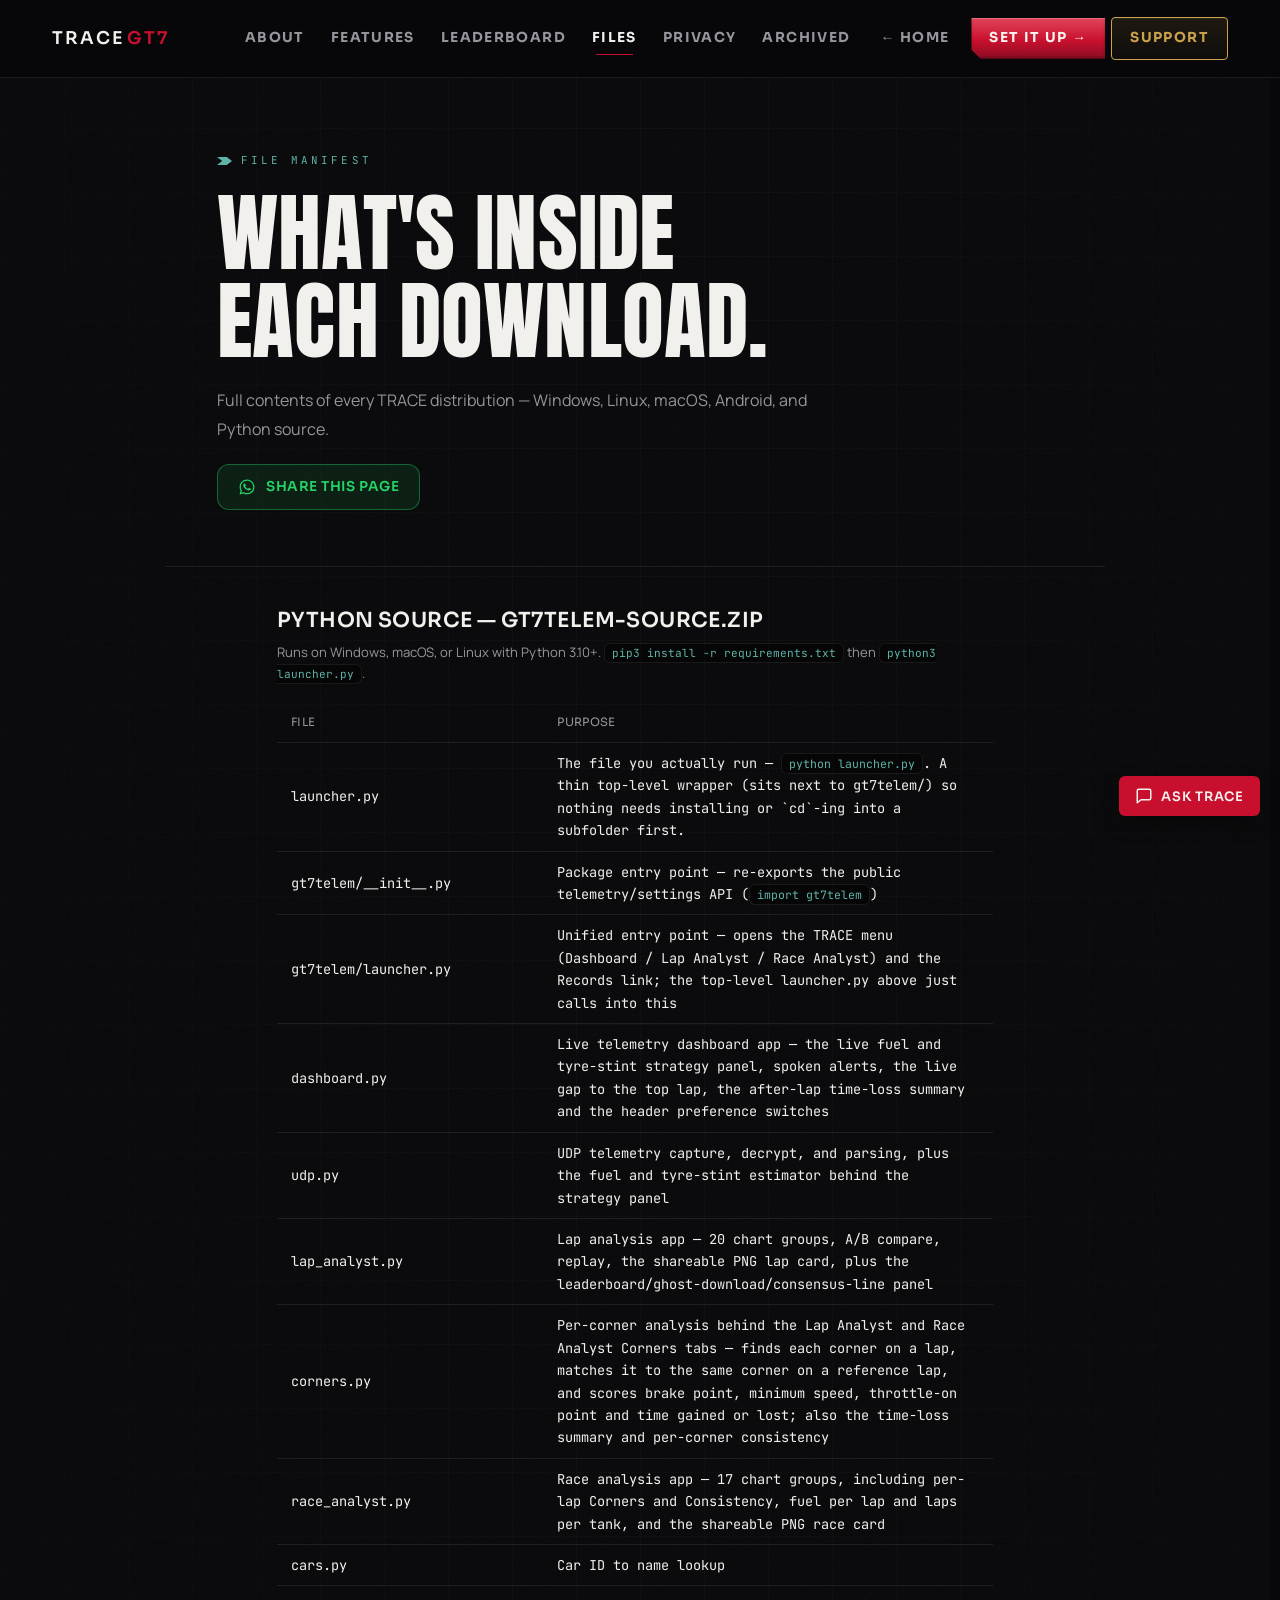
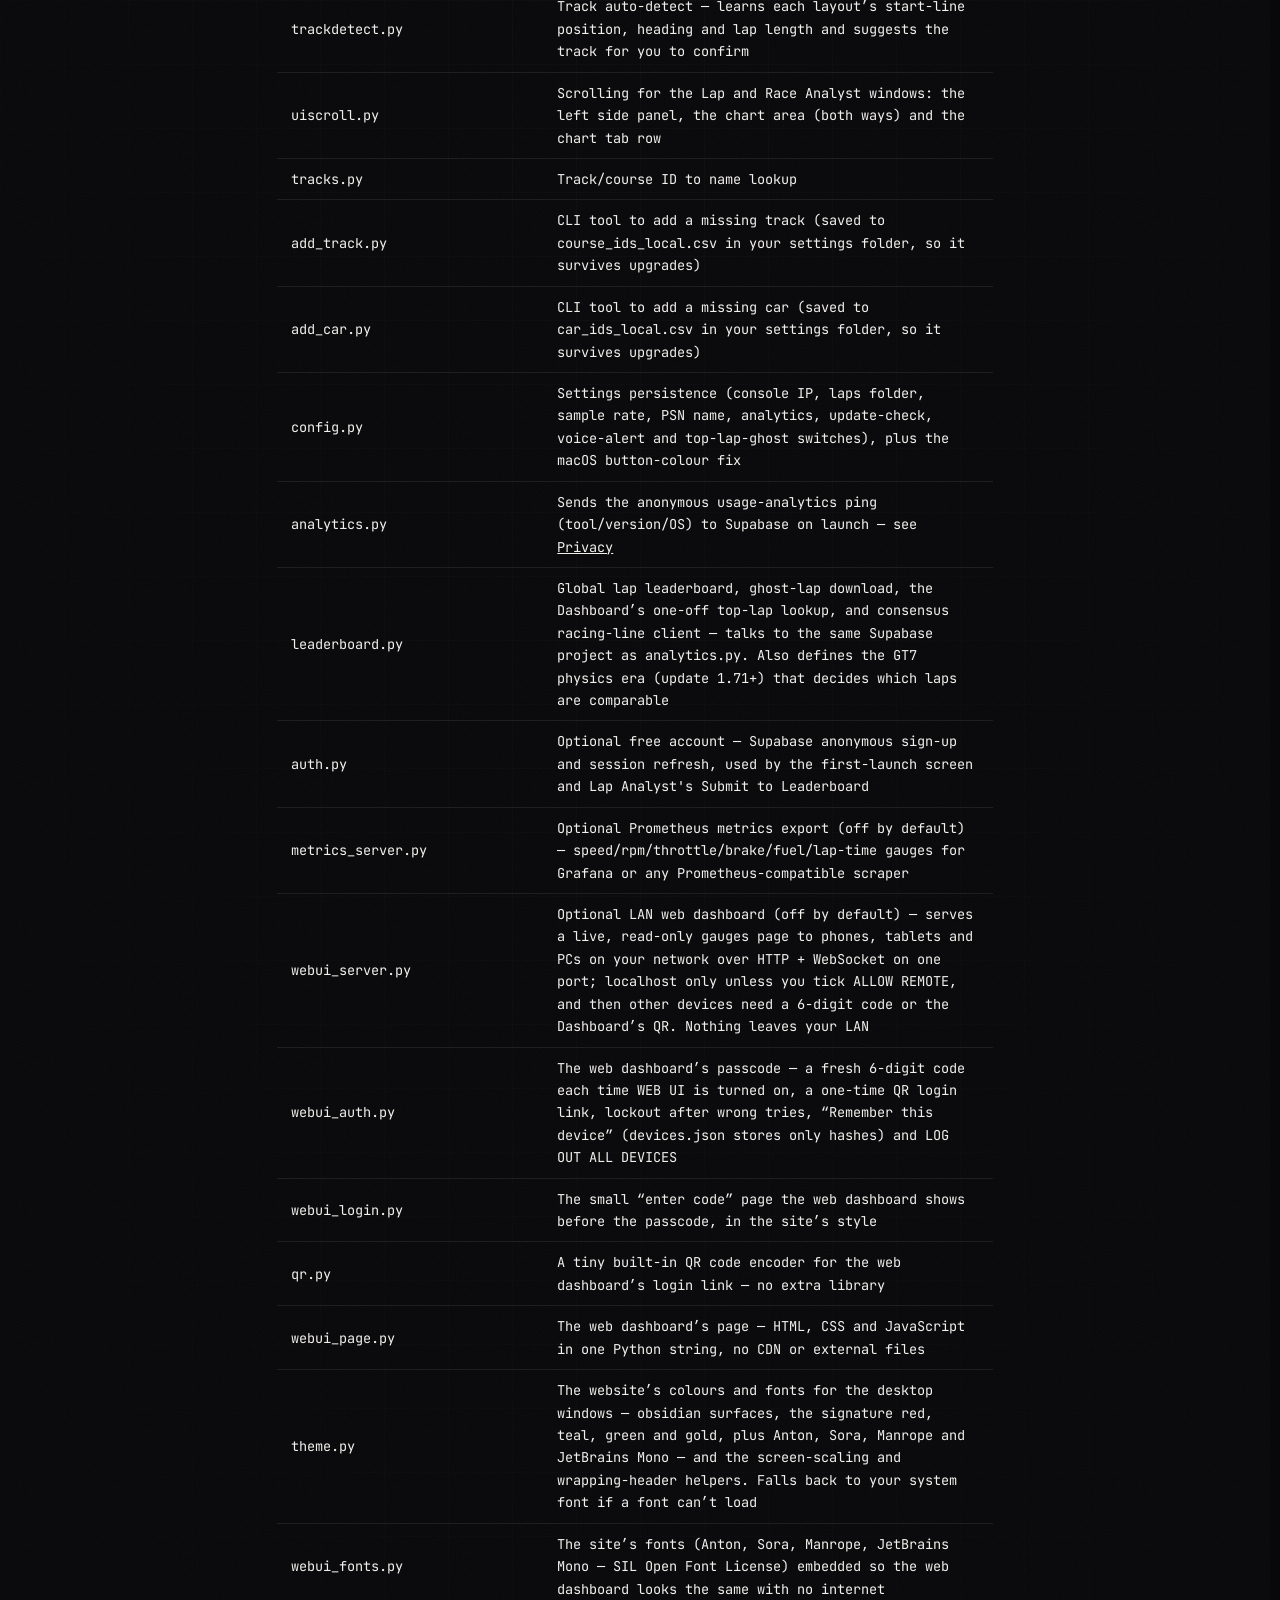
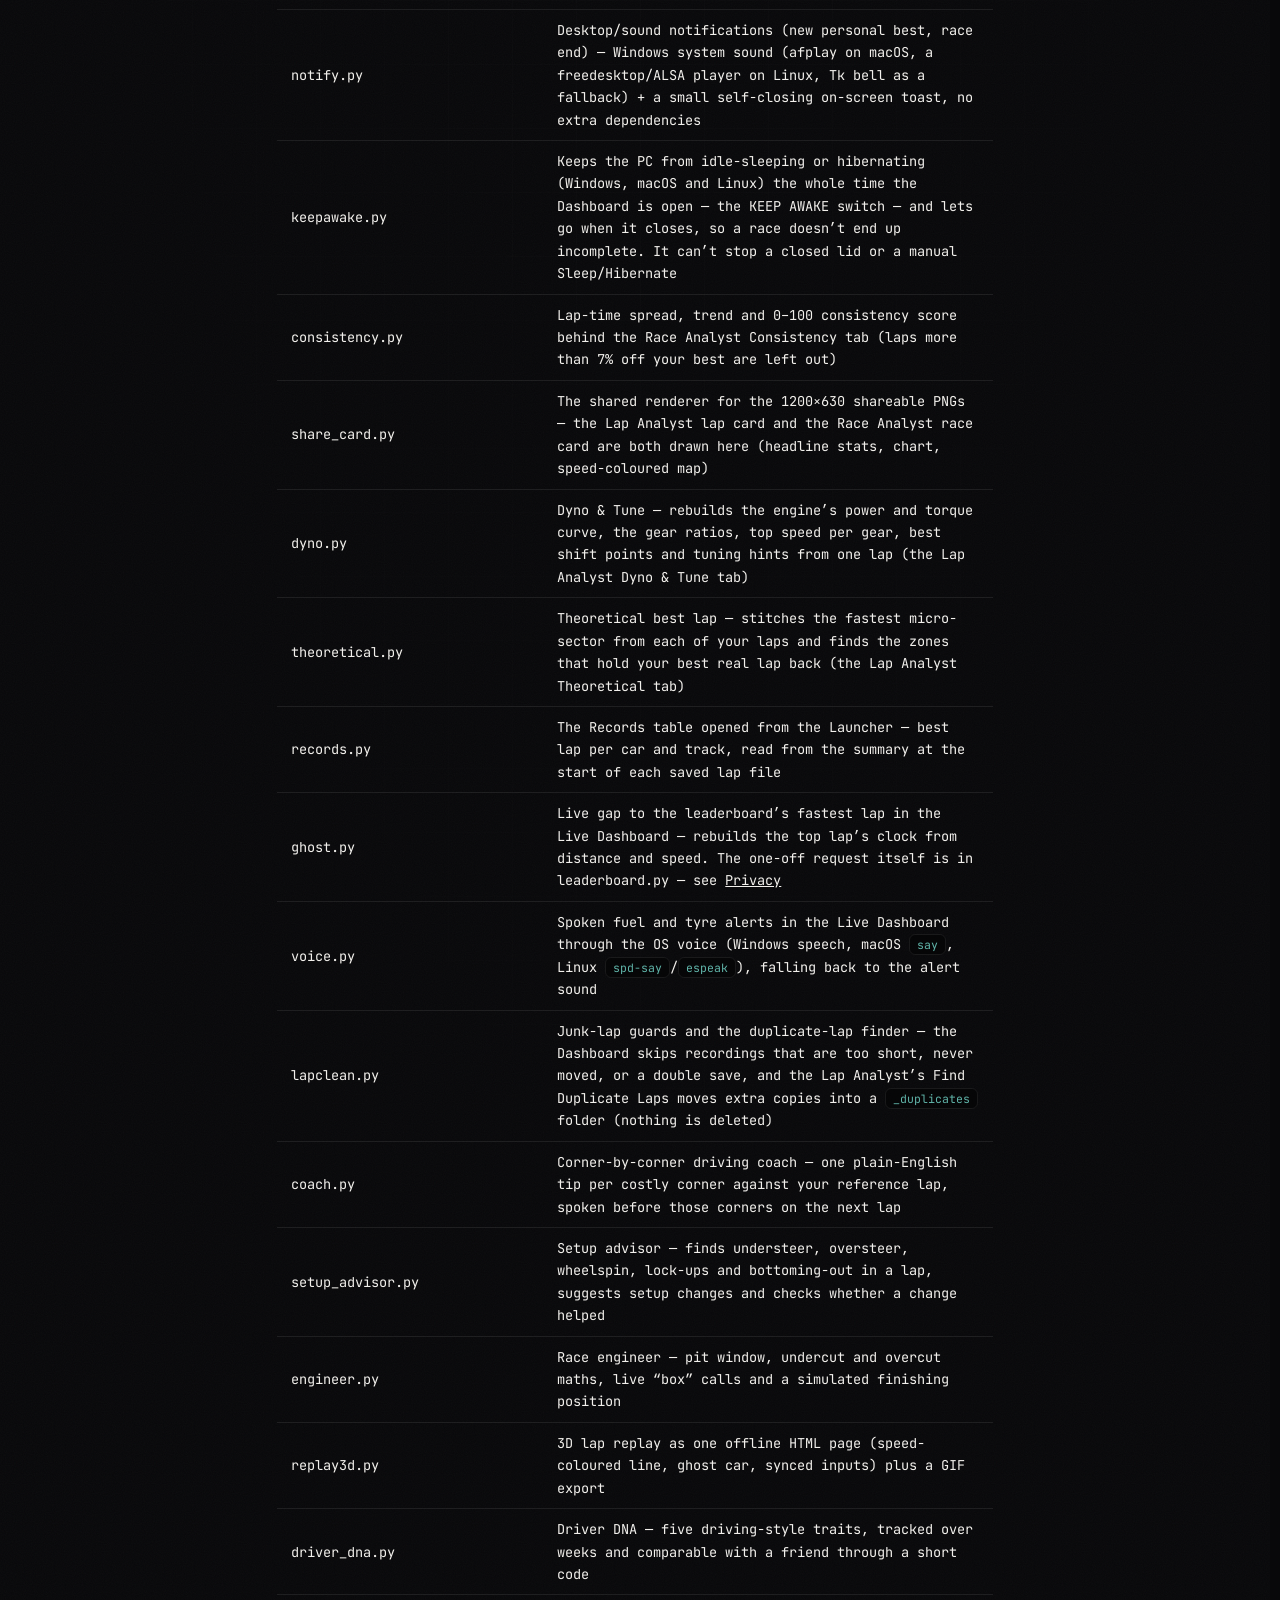
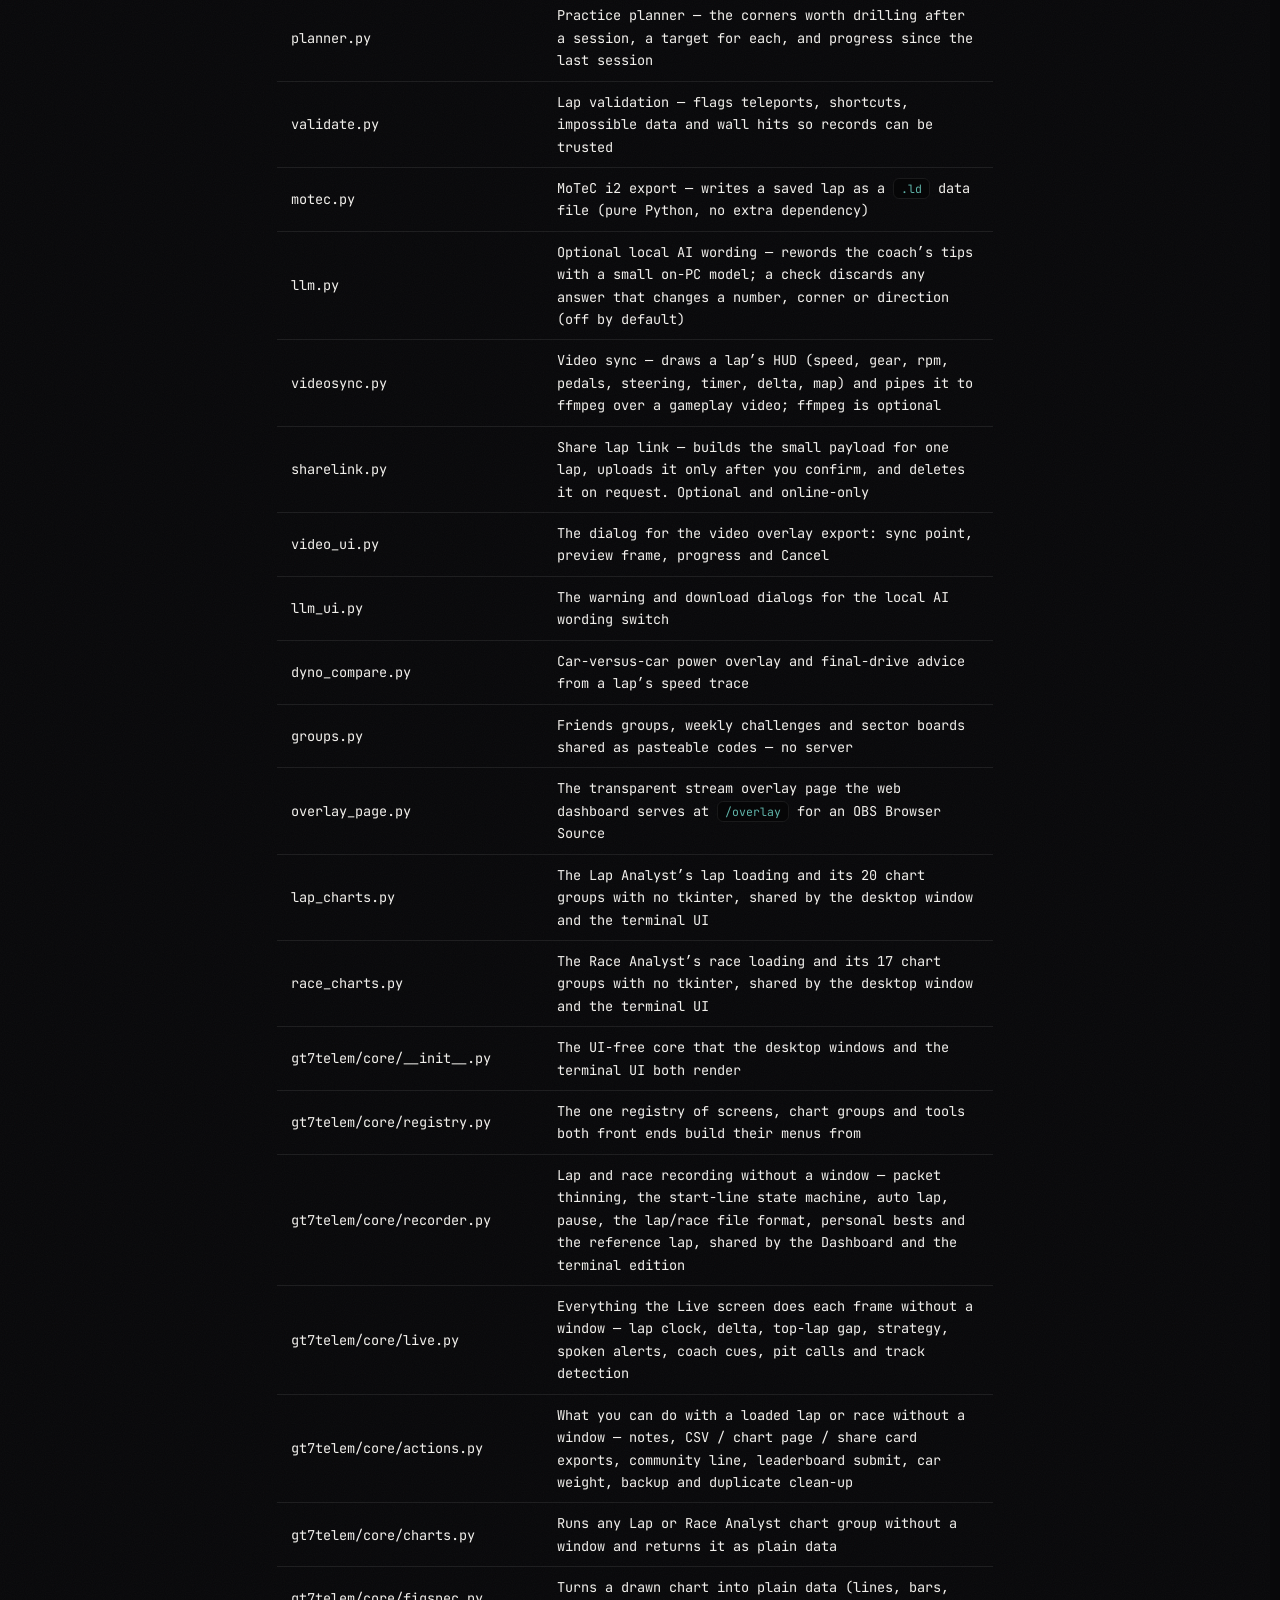
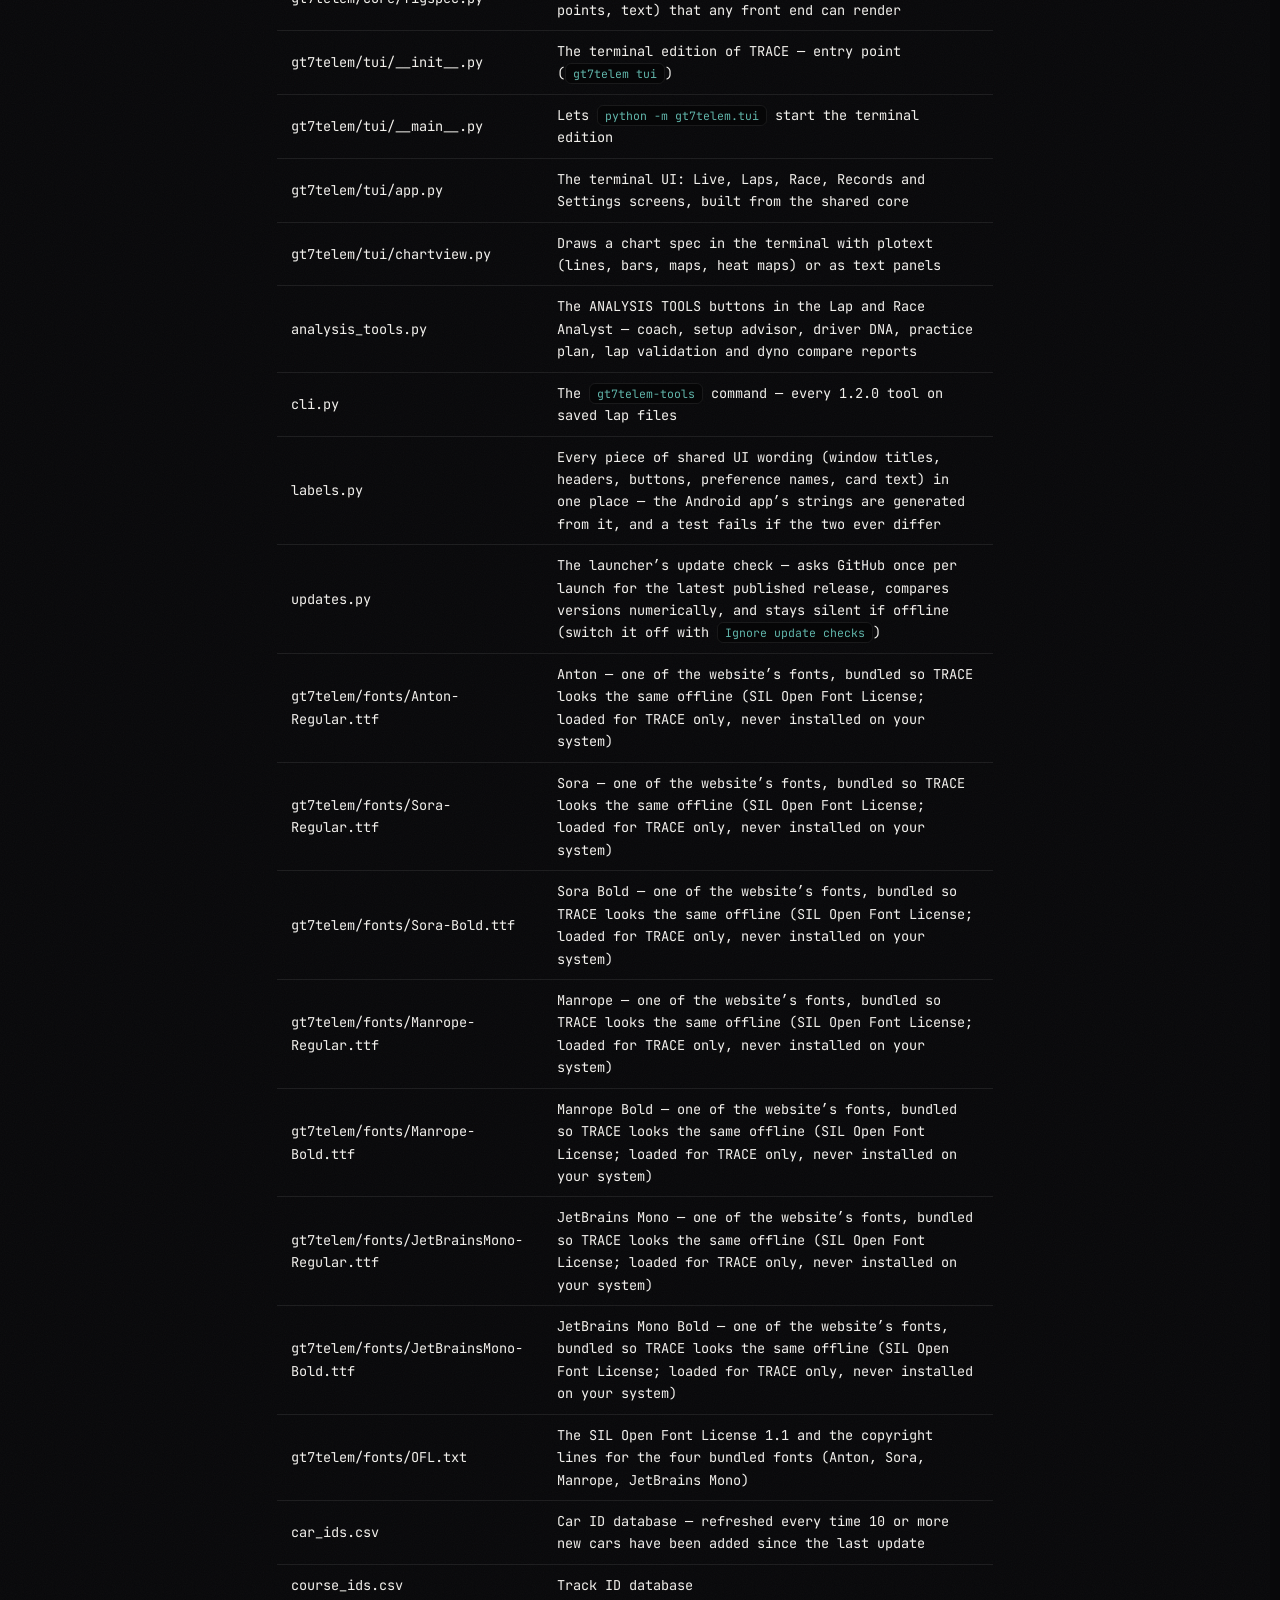
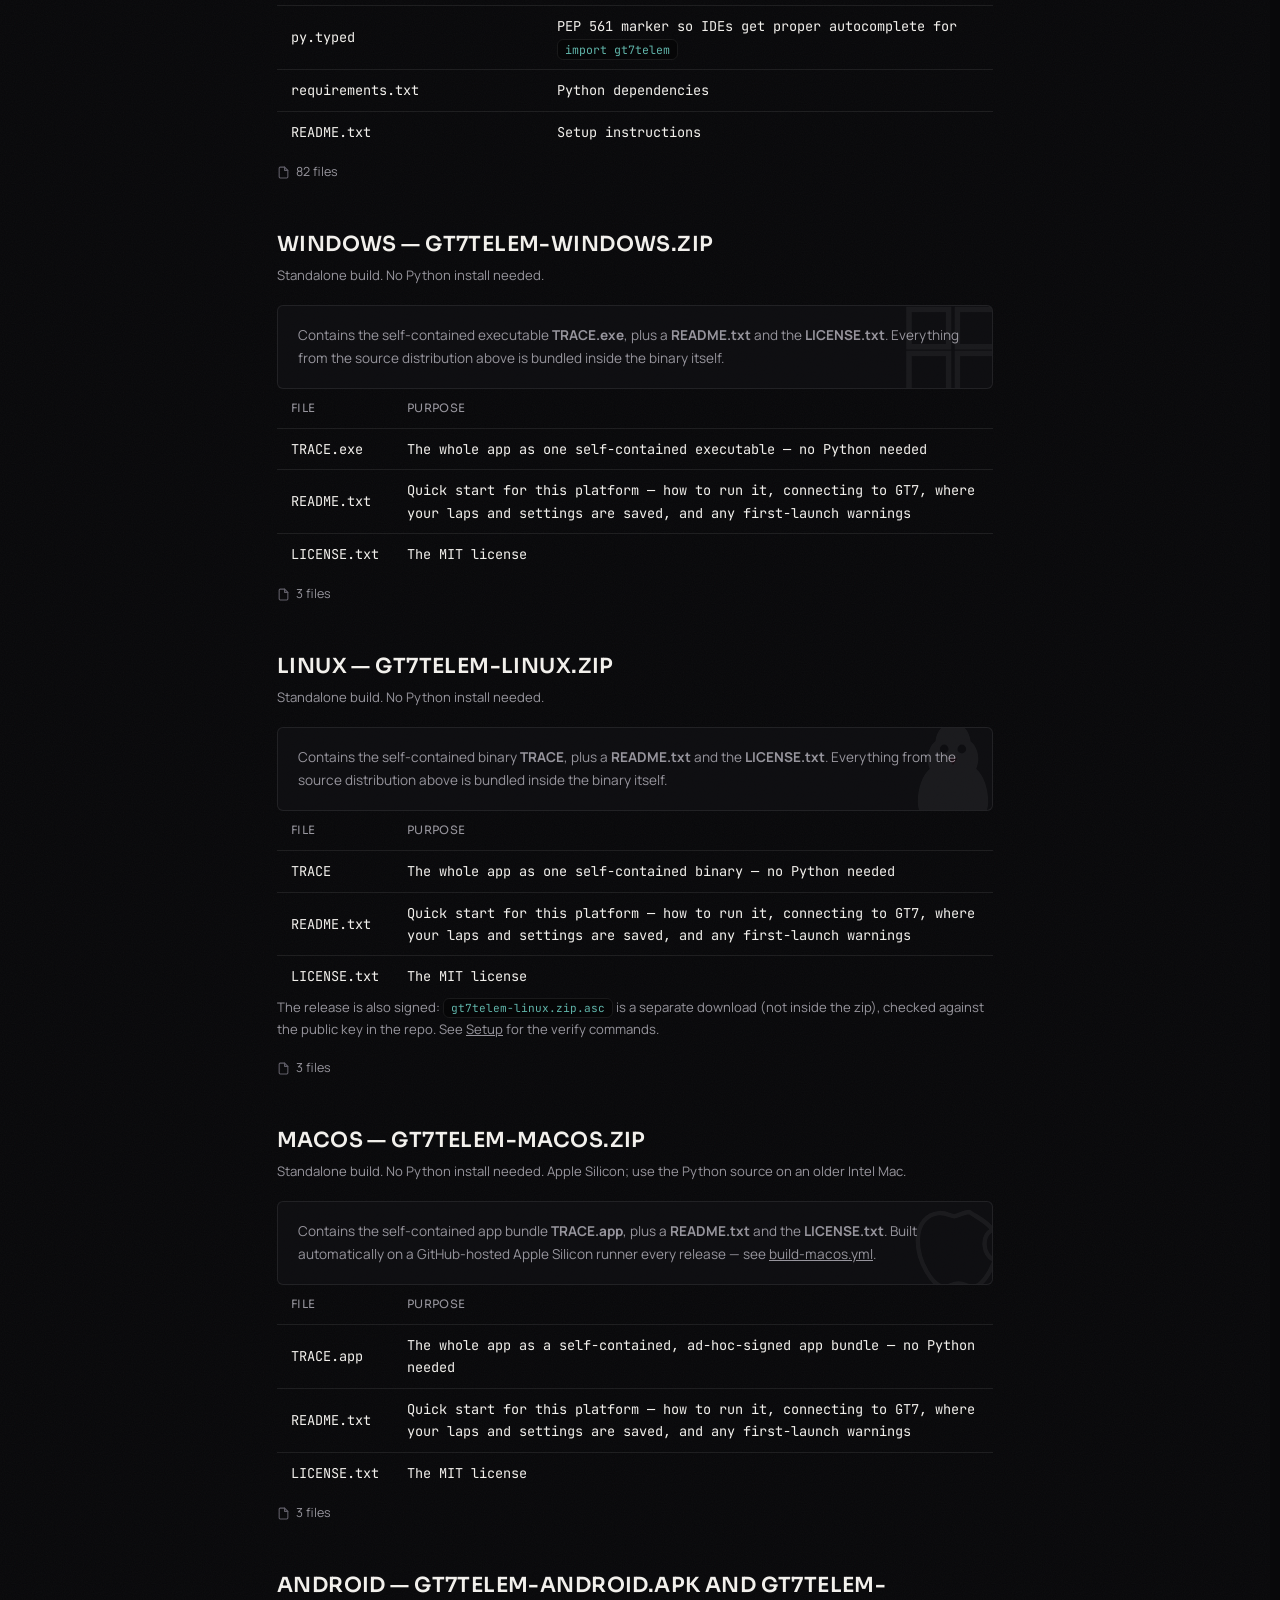
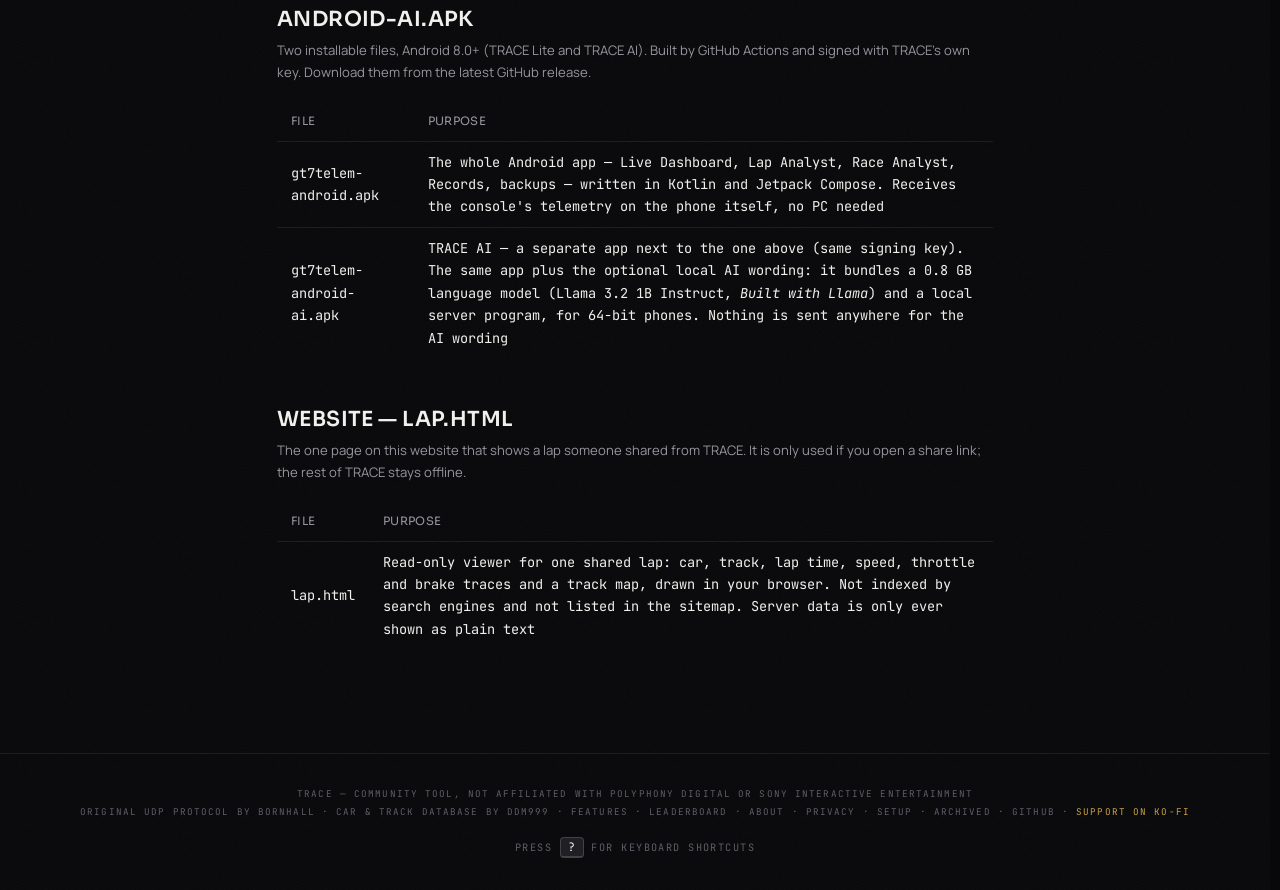
<file: totalfiles.html>
<!DOCTYPE html>
<html lang="en">
<head>
<meta charset="UTF-8">
<!-- Google tag (gtag.js) -->
<script async src="https://www.googletagmanager.com/gtag/js?id=G-1DRKJH6JTG"></script>
<script>
  window.dataLayer = window.dataLayer || [];
  function gtag(){dataLayer.push(arguments);}
  gtag('js', new Date());
  gtag('config', 'G-1DRKJH6JTG');
</script>
<meta name="viewport" content="width=device-width, initial-scale=1.0">
<title>File Manifest — TRACE for Gran Turismo 7 Telemetry</title>
<link rel="icon" href="data:image/svg+xml,<svg xmlns='http://www.w3.org/2000/svg' viewBox='0 0 32 32'><circle cx='16' cy='16' r='16' fill='%2308080a'/><path d='M7 6 L19 6 L27 16 L19 26 L7 26 L15 16 Z' fill='%23c8102e'/></svg>">
<link rel="apple-touch-icon" href="/apple-touch-icon.png">
<link rel="manifest" href="/site.webmanifest">
<link rel="preconnect" href="https://fonts.googleapis.com">
<link rel="preconnect" href="https://fonts.gstatic.com" crossorigin>
<link href="https://fonts.googleapis.com/css2?family=Anton&family=Sora:wght@600;700;800&family=Manrope:wght@400;500;600;700&family=JetBrains+Mono:wght@400;500;700&display=swap" rel="stylesheet">
<link rel="stylesheet" href="/assets/styles.css">
<meta name="description" content="Full file manifest for every TRACE download — Windows, Linux, macOS binaries, the Android APK and Python source, file by file.">
<meta name="robots" content="index, follow">
<link rel="canonical" href="https://gt7trace.netlify.app/totalfiles">
<meta name="theme-color" content="#050505">
<meta property="og:type" content="website">
<meta property="og:site_name" content="TRACE">
<meta property="og:title" content="File Manifest — TRACE for Gran Turismo 7 Telemetry">
<meta property="og:description" content="Full file manifest for every TRACE download — Windows, Linux, macOS binaries, the Android APK and Python source, file by file.">
<meta property="og:url" content="https://gt7trace.netlify.app/totalfiles">
<meta property="og:image" content="https://gt7trace.netlify.app/og-image.png">
<meta name="twitter:card" content="summary_large_image">
<meta name="twitter:title" content="File Manifest — TRACE for Gran Turismo 7 Telemetry">
<meta name="twitter:description" content="Full file manifest for every TRACE download — Windows, Linux, macOS binaries, the Android APK and Python source, file by file.">
<meta name="twitter:image" content="https://gt7trace.netlify.app/og-image.png">
<style>
.manifest-wrap { max-width:820px; margin:0 auto; padding:36px 52px 60px; }
.manifest-group { margin-bottom:44px; }
.manifest-group h2 {
  font-family:'Sora', sans-serif; font-weight:600; font-size:1.3rem;
  text-transform:uppercase; letter-spacing:.02em; margin-bottom:4px; color:var(--txt);
}
.manifest-sub { font-size:.82rem; color:var(--mid); margin-bottom:18px; }
.file-table { width:100%; border-collapse:collapse; font-family:'JetBrains Mono', monospace; font-size:.85rem; }
.file-table th {
  text-align:left; padding:10px 14px; color:var(--mid); font-weight:400;
  border-bottom:1px solid var(--line); font-family:'Sora', sans-serif;
  text-transform:uppercase; letter-spacing:.03em; font-size:.72rem;
}
.file-table td { padding:9px 14px; border-bottom:1px solid var(--line); color:var(--txt); }
.file-table tr:last-child td { border-bottom:none; }
.file-table .new-tag {
  display:inline-block; margin-left:8px; padding:1px 8px 1px 6px; border-radius:0;
  clip-path: polygon(4px 0, 100% 0, 100% 100%, 0 100%, 0 4px);
  background:rgba(200, 16, 46,.15); color:var(--orange); font-size:.68rem;
  font-family:'Sora', sans-serif; text-transform:uppercase; letter-spacing:.03em;
}
.file-count { font-size:.78rem; color:var(--mid); margin-top:10px; }
.binary-note {
  font-size:.85rem; color:var(--mid); line-height:1.7; padding:18px 20px;
  background:var(--bg-1); border:1px solid var(--line); border-radius:var(--radius);
}

.file-count { display:flex; align-items:center; gap:6px; }
.fc-icon { color:var(--dim); flex-shrink:0; }

/* ── BINARY NOTE WATERMARKS ── */
.binary-note { isolation:isolate; overflow:hidden; position:relative; }
.binary-note > * { position:relative; z-index:1; }
.binary-note::after {
  content:'';
  position:absolute; right:-16px; bottom:-16px; z-index:0;
  width:110px; height:110px;
  background-repeat:no-repeat; background-position:bottom right; background-size:contain;
  opacity:.05; pointer-events:none;
  transition:opacity .35s ease;
}
.binary-note:hover::after { opacity:.1; }
.bn-windows::after { background-image: url("data:image/svg+xml,<svg xmlns='http://www.w3.org/2000/svg' viewBox='0 0 100 100'><rect x='10' y='14' width='36' height='34' fill='none' stroke='white' stroke-width='5'/><rect x='54' y='14' width='36' height='34' fill='none' stroke='white' stroke-width='5'/><rect x='10' y='54' width='36' height='34' fill='none' stroke='white' stroke-width='5'/><rect x='54' y='54' width='36' height='34' fill='none' stroke='white' stroke-width='5'/></svg>"); }
.bn-linux::after { background-image: url("data:image/svg+xml,<svg xmlns='http://www.w3.org/2000/svg' viewBox='0 0 100 100'><path d='M50 6c-9 0-15 8-16 17-4 3-7 9-7 16 0 5 2 9 2 9-7 6-11 18-11 30 0 6 2 11 5 11 2 0 3-2 3-2s1 4 4 4c2 0 3-2 4-4 0 0 3 5 8 5h16c5 0 8-5 8-5 1 2 2 4 4 4 3 0 4-4 4-4s1 2 3 2c3 0 5-5 5-11 0-12-4-24-11-30 0 0 2-4 2-9 0-7-3-13-7-16-1-9-7-17-16-17z' fill='white'/><circle cx='42' cy='30' r='4' fill='%2308080a'/><circle cx='58' cy='30' r='4' fill='%2308080a'/><path d='M46 38 L54 38 L50 45 Z' fill='%23c8102e'/></svg>"); }
.bn-macos::after { background-image: url("data:image/svg+xml,<svg xmlns='http://www.w3.org/2000/svg' viewBox='0 0 100 100'><path d='M65 20c-6 0-11 4-14 4s-8-4-14-3C27 22 18 30 18 46c0 20 14 42 24 42 5 0 7-3 13-3s8 3 13 3c8 0 16-13 20-24-11-5-13-22-2-28-6-8-14-11-21-16z' stroke='white' stroke-width='4' fill='none' stroke-linejoin='round'/></svg>"); }

</style>
<script type="application/ld+json">
{
  "@context": "https://schema.org",
  "@type": "WebPage",
  "name": "File Manifest — TRACE for Gran Turismo 7 Telemetry",
  "description": "Full file manifest for every TRACE download: Windows .exe, Linux binary, macOS app, Android APK, and Python source, including add_car.py, add_track.py, and every module.",
  "url": "https://gt7trace.netlify.app/totalfiles",
  "isPartOf": {
    "@type": "SoftwareApplication",
    "name": "TRACE",
    "url": "https://gt7trace.netlify.app/"
  },
  "breadcrumb": {
    "@type": "BreadcrumbList",
    "itemListElement": [
      { "@type": "ListItem", "position": 1, "name": "Home", "item": "https://gt7trace.netlify.app/" },
      { "@type": "ListItem", "position": 2, "name": "Files", "item": "https://gt7trace.netlify.app/totalfiles" }
    ]
  }
}
</script>
</head>
<body>

<a href="#main-content" class="skip-link">Skip to content</a>

<nav>
  <a href="/" class="logo">TRACE <span>GT7</span></a>
  <div class="nav-links">
    <a href="/about" class="nav-link">About</a>
    <a href="/features" class="nav-link">Features</a>
    <a href="/leaderboard" class="nav-link">Leaderboard</a>
    <a href="/totalfiles" class="nav-link active">Files</a>
    <a href="/privacy" class="nav-link">Privacy</a>
    <a href="/archived" class="nav-link">Archived</a>
    <a href="/" class="nav-back">← Home</a>
    <a href="/setup" class="nav-btn orange">Set It Up →</a>
    <a href="https://ko-fi.com/ransh" target="_blank" rel="noopener noreferrer" class="nav-btn gold">Support</a>
  </div>
  <button class="nav-burger" aria-label="Toggle menu" aria-expanded="false"><span></span><span></span><span></span></button>
</nav>
<div class="menu-scrim"></div>
<div class="mobile-menu">
  <a href="/about">About</a>
  <a href="/features">Features</a>
  <a href="/totalfiles" class="active">Files</a>
  <a href="/privacy">Privacy</a>
  <a href="/archived">Archived</a>
  <a href="/">← Home</a>
  <a href="/setup" class="mm-btn orange">Set It Up →</a>
  <a href="https://ko-fi.com/ransh" target="_blank" rel="noopener noreferrer" class="mm-btn gold">Support</a>
</div>

<div class="page-hdr" id="main-content">
  <div class="eyebrow">File Manifest</div>
  <h1>What's Inside<br>Each Download.</h1>
  <p>Full contents of every TRACE distribution — Windows, Linux, macOS, Android, and Python source.</p>
  <a class="share-btn" target="_blank" rel="noopener noreferrer" href="https://wa.me/?text=Curious%20what%27s%20actually%20inside%20a%20software%20download%3F%20TRACE%20%28a%20GT7%20telemetry%20tool%29%20publishes%20its%20full%20file%20manifest%20for%20every%20platform%3A%20https%3A%2F%2Fgt7trace.netlify.app%2Ftotalfiles">
    <svg width="18" height="18" viewBox="0 0 24 24" fill="currentColor"><path d="M12.04 2C6.58 2 2.13 6.45 2.13 11.91c0 1.75.46 3.45 1.32 4.95L2 22l5.31-1.39a9.9 9.9 0 0 0 4.72 1.2h.01c5.46 0 9.91-4.45 9.91-9.91 0-2.65-1.03-5.14-2.9-7.01A9.82 9.82 0 0 0 12.04 2zm0 18.13a8.2 8.2 0 0 1-4.19-1.15l-.3-.18-3.12.82.83-3.04-.2-.31a8.22 8.22 0 0 1-1.26-4.36c0-4.54 3.7-8.24 8.25-8.24 2.2 0 4.27.86 5.83 2.42a8.18 8.18 0 0 1 2.41 5.83c0 4.55-3.7 8.21-8.25 8.21zm4.52-6.16c-.25-.12-1.47-.72-1.69-.81-.23-.08-.39-.12-.56.13-.17.24-.64.81-.78.97-.14.17-.29.19-.53.06-.25-.12-1.05-.39-2-1.23-.74-.66-1.24-1.47-1.39-1.72-.14-.25-.02-.38.11-.51.11-.11.25-.29.37-.43.13-.14.17-.25.25-.41.08-.17.04-.31-.02-.43-.06-.12-.56-1.36-.77-1.86-.2-.48-.41-.42-.56-.43-.14-.01-.31-.01-.48-.01a.92.92 0 0 0-.67.31c-.23.25-.87.85-.87 2.08 0 1.22.89 2.4 1.01 2.57.13.17 1.75 2.67 4.24 3.74.59.26 1.05.41 1.41.52.59.19 1.13.16 1.55.1.47-.07 1.47-.6 1.68-1.18.21-.58.21-1.07.14-1.18-.06-.1-.23-.16-.48-.28z"/></svg>
    Share this page
  </a>
</div>

<div class="manifest-wrap">

  <div class="manifest-group">
    <h2>Python Source — gt7telem-source.zip</h2>
    <div class="manifest-sub">Runs on Windows, macOS, or Linux with Python 3.10+. <code>pip3 install -r requirements.txt</code> then <code>python3 launcher.py</code>.</div>
    <table class="file-table">
      <tr><th>File</th><th>Purpose</th></tr>
      <tr><td>launcher.py</td><td>The file you actually run — <code>python launcher.py</code>. A thin top-level wrapper (sits next to gt7telem/) so nothing needs installing or `cd`-ing into a subfolder first.</td></tr>
      <tr><td>gt7telem/__init__.py</td><td>Package entry point — re-exports the public telemetry/settings API (<code>import gt7telem</code>)</td></tr>
      <tr><td>gt7telem/launcher.py</td><td>Unified entry point — opens the TRACE menu (Dashboard / Lap Analyst / Race Analyst) and the Records link; the top-level launcher.py above just calls into this</td></tr>
      <tr><td>dashboard.py</td><td>Live telemetry dashboard app &mdash; the live fuel and tyre-stint strategy panel, spoken alerts, the live gap to the top lap, the after-lap time-loss summary and the header preference switches</td></tr>
      <tr><td>udp.py</td><td>UDP telemetry capture, decrypt, and parsing, plus the fuel and tyre-stint estimator behind the strategy panel</td></tr>
      <tr><td>lap_analyst.py</td><td>Lap analysis app — 20 chart groups, A/B compare, replay, the shareable PNG lap card, plus the leaderboard/ghost-download/consensus-line panel</td></tr>
      <tr><td>corners.py</td><td>Per-corner analysis behind the Lap Analyst and Race Analyst Corners tabs — finds each corner on a lap, matches it to the same corner on a reference lap, and scores brake point, minimum speed, throttle-on point and time gained or lost; also the time-loss summary and per-corner consistency</td></tr>
      <tr><td>race_analyst.py</td><td>Race analysis app — 17 chart groups, including per-lap Corners and Consistency, fuel per lap and laps per tank, and the shareable PNG race card</td></tr>
      <tr><td>cars.py</td><td>Car ID to name lookup</td></tr>
      <tr><td>trackdetect.py</td><td>Track auto-detect &mdash; learns each layout&rsquo;s start-line position, heading and lap length and suggests the track for you to confirm</td></tr>
      <tr><td>uiscroll.py</td><td>Scrolling for the Lap and Race Analyst windows: the left side panel, the chart area (both ways) and the chart tab row</td></tr>
      <tr><td>tracks.py</td><td>Track/course ID to name lookup</td></tr>
      <tr><td>add_track.py</td><td>CLI tool to add a missing track (saved to course_ids_local.csv in your settings folder, so it survives upgrades)</td></tr>
      <tr><td>add_car.py</td><td>CLI tool to add a missing car (saved to car_ids_local.csv in your settings folder, so it survives upgrades)</td></tr>
      <tr><td>config.py</td><td>Settings persistence (console IP, laps folder, sample rate, PSN name, analytics, update-check, voice-alert and top-lap-ghost switches), plus the macOS button-colour fix</td></tr>
      <tr><td>analytics.py</td><td>Sends the anonymous usage-analytics ping (tool/version/OS) to Supabase on launch — see <a href="/privacy">Privacy</a></td></tr>
      <tr><td>leaderboard.py</td><td>Global lap leaderboard, ghost-lap download, the Dashboard&rsquo;s one-off top-lap lookup, and consensus racing-line client — talks to the same Supabase project as analytics.py. Also defines the GT7 physics era (update 1.71+) that decides which laps are comparable</td></tr>
      <tr><td>auth.py</td><td>Optional free account — Supabase anonymous sign-up and session refresh, used by the first-launch screen and Lap Analyst's Submit to Leaderboard</td></tr>
      <tr><td>metrics_server.py</td><td>Optional Prometheus metrics export (off by default) — speed/rpm/throttle/brake/fuel/lap-time gauges for Grafana or any Prometheus-compatible scraper</td></tr>
      <tr><td>webui_server.py</td><td>Optional LAN web dashboard (off by default) &mdash; serves a live, read-only gauges page to phones, tablets and PCs on your network over HTTP + WebSocket on one port; localhost only unless you tick ALLOW REMOTE, and then other devices need a 6-digit code or the Dashboard&rsquo;s QR. Nothing leaves your LAN</td></tr>
      <tr><td>webui_auth.py</td><td>The web dashboard&rsquo;s passcode &mdash; a fresh 6-digit code each time WEB UI is turned on, a one-time QR login link, lockout after wrong tries, &ldquo;Remember this device&rdquo; (devices.json stores only hashes) and LOG OUT ALL DEVICES</td></tr>
      <tr><td>webui_login.py</td><td>The small &ldquo;enter code&rdquo; page the web dashboard shows before the passcode, in the site&rsquo;s style</td></tr>
      <tr><td>qr.py</td><td>A tiny built-in QR code encoder for the web dashboard&rsquo;s login link &mdash; no extra library</td></tr>
      <tr><td>webui_page.py</td><td>The web dashboard&rsquo;s page &mdash; HTML, CSS and JavaScript in one Python string, no CDN or external files</td></tr>
      <tr><td>theme.py</td><td>The website&rsquo;s colours and fonts for the desktop windows &mdash; obsidian surfaces, the signature red, teal, green and gold, plus Anton, Sora, Manrope and JetBrains Mono &mdash; and the screen-scaling and wrapping-header helpers. Falls back to your system font if a font can&rsquo;t load</td></tr>
      <tr><td>webui_fonts.py</td><td>The site&rsquo;s fonts (Anton, Sora, Manrope, JetBrains Mono &mdash; SIL Open Font License) embedded so the web dashboard looks the same with no internet</td></tr>
<tr><td>notify.py</td><td>Desktop/sound notifications (new personal best, race end) — Windows system sound (afplay on macOS, a freedesktop/ALSA player on Linux, Tk bell as a fallback) + a small self-closing on-screen toast, no extra dependencies</td></tr>
      <tr><td>keepawake.py</td><td>Keeps the PC from idle-sleeping or hibernating (Windows, macOS and Linux) the whole time the Dashboard is open &mdash; the KEEP AWAKE switch &mdash; and lets go when it closes, so a race doesn&rsquo;t end up incomplete. It can&rsquo;t stop a closed lid or a manual Sleep/Hibernate</td></tr>
      <tr><td>consistency.py</td><td>Lap-time spread, trend and 0&ndash;100 consistency score behind the Race Analyst Consistency tab (laps more than 7% off your best are left out)</td></tr>
      <tr><td>share_card.py</td><td>The shared renderer for the 1200&times;630 shareable PNGs &mdash; the Lap Analyst lap card and the Race Analyst race card are both drawn here (headline stats, chart, speed-coloured map)</td></tr>
      <tr><td>dyno.py</td><td>Dyno &amp; Tune &mdash; rebuilds the engine&rsquo;s power and torque curve, the gear ratios, top speed per gear, best shift points and tuning hints from one lap (the Lap Analyst Dyno &amp; Tune tab)</td></tr>
      <tr><td>theoretical.py</td><td>Theoretical best lap &mdash; stitches the fastest micro-sector from each of your laps and finds the zones that hold your best real lap back (the Lap Analyst Theoretical tab)</td></tr>
      <tr><td>records.py</td><td>The Records table opened from the Launcher &mdash; best lap per car and track, read from the summary at the start of each saved lap file</td></tr>
      <tr><td>ghost.py</td><td>Live gap to the leaderboard&rsquo;s fastest lap in the Live Dashboard &mdash; rebuilds the top lap&rsquo;s clock from distance and speed. The one-off request itself is in leaderboard.py &mdash; see <a href="/privacy">Privacy</a></td></tr>
      <tr><td>voice.py</td><td>Spoken fuel and tyre alerts in the Live Dashboard through the OS voice (Windows speech, macOS <code>say</code>, Linux <code>spd-say</code>/<code>espeak</code>), falling back to the alert sound</td></tr>
      <tr><td>lapclean.py</td><td>Junk-lap guards and the duplicate-lap finder &mdash; the Dashboard skips recordings that are too short, never moved, or a double save, and the Lap Analyst&rsquo;s Find Duplicate Laps moves extra copies into a <code>_duplicates</code> folder (nothing is deleted)</td></tr>
      <tr><td>coach.py</td><td>Corner-by-corner driving coach &mdash; one plain-English tip per costly corner against your reference lap, spoken before those corners on the next lap</td></tr>
      <tr><td>setup_advisor.py</td><td>Setup advisor &mdash; finds understeer, oversteer, wheelspin, lock-ups and bottoming-out in a lap, suggests setup changes and checks whether a change helped</td></tr>
      <tr><td>engineer.py</td><td>Race engineer &mdash; pit window, undercut and overcut maths, live &ldquo;box&rdquo; calls and a simulated finishing position</td></tr>
      <tr><td>replay3d.py</td><td>3D lap replay as one offline HTML page (speed-coloured line, ghost car, synced inputs) plus a GIF export</td></tr>
      <tr><td>driver_dna.py</td><td>Driver DNA &mdash; five driving-style traits, tracked over weeks and comparable with a friend through a short code</td></tr>
      <tr><td>planner.py</td><td>Practice planner &mdash; the corners worth drilling after a session, a target for each, and progress since the last session</td></tr>
      <tr><td>validate.py</td><td>Lap validation &mdash; flags teleports, shortcuts, impossible data and wall hits so records can be trusted</td></tr>
      <tr><td>motec.py</td><td>MoTeC i2 export &mdash; writes a saved lap as a <code>.ld</code> data file (pure Python, no extra dependency)</td></tr>
      <tr><td>llm.py</td><td>Optional local AI wording &mdash; rewords the coach&rsquo;s tips with a small on-PC model; a check discards any answer that changes a number, corner or direction (off by default)</td></tr>
      <tr><td>videosync.py</td><td>Video sync &mdash; draws a lap&rsquo;s HUD (speed, gear, rpm, pedals, steering, timer, delta, map) and pipes it to ffmpeg over a gameplay video; ffmpeg is optional</td></tr>
      <tr><td>sharelink.py</td><td>Share lap link &mdash; builds the small payload for one lap, uploads it only after you confirm, and deletes it on request. Optional and online-only</td></tr>
      <tr><td>video_ui.py</td><td>The dialog for the video overlay export: sync point, preview frame, progress and Cancel</td></tr>
      <tr><td>llm_ui.py</td><td>The warning and download dialogs for the local AI wording switch</td></tr>
      <tr><td>dyno_compare.py</td><td>Car-versus-car power overlay and final-drive advice from a lap&rsquo;s speed trace</td></tr>
      <tr><td>groups.py</td><td>Friends groups, weekly challenges and sector boards shared as pasteable codes &mdash; no server</td></tr>
      <tr><td>overlay_page.py</td><td>The transparent stream overlay page the web dashboard serves at <code>/overlay</code> for an OBS Browser Source</td></tr>
      <tr><td>lap_charts.py</td><td>The Lap Analyst&rsquo;s lap loading and its 20 chart groups with no tkinter, shared by the desktop window and the terminal UI</td></tr>
      <tr><td>race_charts.py</td><td>The Race Analyst&rsquo;s race loading and its 17 chart groups with no tkinter, shared by the desktop window and the terminal UI</td></tr>
      <tr><td>gt7telem/core/__init__.py</td><td>The UI-free core that the desktop windows and the terminal UI both render</td></tr>
      <tr><td>gt7telem/core/registry.py</td><td>The one registry of screens, chart groups and tools both front ends build their menus from</td></tr>
      <tr><td>gt7telem/core/recorder.py</td><td>Lap and race recording without a window &mdash; packet thinning, the start-line state machine, auto lap, pause, the lap/race file format, personal bests and the reference lap, shared by the Dashboard and the terminal edition</td></tr>
      <tr><td>gt7telem/core/live.py</td><td>Everything the Live screen does each frame without a window &mdash; lap clock, delta, top-lap gap, strategy, spoken alerts, coach cues, pit calls and track detection</td></tr>
      <tr><td>gt7telem/core/actions.py</td><td>What you can do with a loaded lap or race without a window &mdash; notes, CSV / chart page / share card exports, community line, leaderboard submit, car weight, backup and duplicate clean-up</td></tr>
      <tr><td>gt7telem/core/charts.py</td><td>Runs any Lap or Race Analyst chart group without a window and returns it as plain data</td></tr>
      <tr><td>gt7telem/core/figspec.py</td><td>Turns a drawn chart into plain data (lines, bars, points, text) that any front end can render</td></tr>
      <tr><td>gt7telem/tui/__init__.py</td><td>The terminal edition of TRACE &mdash; entry point (<code>gt7telem tui</code>)</td></tr>
      <tr><td>gt7telem/tui/__main__.py</td><td>Lets <code>python -m gt7telem.tui</code> start the terminal edition</td></tr>
      <tr><td>gt7telem/tui/app.py</td><td>The terminal UI: Live, Laps, Race, Records and Settings screens, built from the shared core</td></tr>
      <tr><td>gt7telem/tui/chartview.py</td><td>Draws a chart spec in the terminal with plotext (lines, bars, maps, heat maps) or as text panels</td></tr>
      <tr><td>analysis_tools.py</td><td>The ANALYSIS TOOLS buttons in the Lap and Race Analyst &mdash; coach, setup advisor, driver DNA, practice plan, lap validation and dyno compare reports</td></tr>
      <tr><td>cli.py</td><td>The <code>gt7telem-tools</code> command &mdash; every 1.2.0 tool on saved lap files</td></tr>
      <tr><td>labels.py</td><td>Every piece of shared UI wording (window titles, headers, buttons, preference names, card text) in one place &mdash; the Android app&rsquo;s strings are generated from it, and a test fails if the two ever differ</td></tr>
      <tr><td>updates.py</td><td>The launcher&rsquo;s update check &mdash; asks GitHub once per launch for the latest published release, compares versions numerically, and stays silent if offline (switch it off with <code>Ignore update checks</code>)</td></tr>
      <tr><td>gt7telem/fonts/Anton-Regular.ttf</td><td>Anton &mdash; one of the website&rsquo;s fonts, bundled so TRACE looks the same offline (SIL Open Font License; loaded for TRACE only, never installed on your system)</td></tr>
      <tr><td>gt7telem/fonts/Sora-Regular.ttf</td><td>Sora &mdash; one of the website&rsquo;s fonts, bundled so TRACE looks the same offline (SIL Open Font License; loaded for TRACE only, never installed on your system)</td></tr>
      <tr><td>gt7telem/fonts/Sora-Bold.ttf</td><td>Sora Bold &mdash; one of the website&rsquo;s fonts, bundled so TRACE looks the same offline (SIL Open Font License; loaded for TRACE only, never installed on your system)</td></tr>
      <tr><td>gt7telem/fonts/Manrope-Regular.ttf</td><td>Manrope &mdash; one of the website&rsquo;s fonts, bundled so TRACE looks the same offline (SIL Open Font License; loaded for TRACE only, never installed on your system)</td></tr>
      <tr><td>gt7telem/fonts/Manrope-Bold.ttf</td><td>Manrope Bold &mdash; one of the website&rsquo;s fonts, bundled so TRACE looks the same offline (SIL Open Font License; loaded for TRACE only, never installed on your system)</td></tr>
      <tr><td>gt7telem/fonts/JetBrainsMono-Regular.ttf</td><td>JetBrains Mono &mdash; one of the website&rsquo;s fonts, bundled so TRACE looks the same offline (SIL Open Font License; loaded for TRACE only, never installed on your system)</td></tr>
      <tr><td>gt7telem/fonts/JetBrainsMono-Bold.ttf</td><td>JetBrains Mono Bold &mdash; one of the website&rsquo;s fonts, bundled so TRACE looks the same offline (SIL Open Font License; loaded for TRACE only, never installed on your system)</td></tr>
      <tr><td>gt7telem/fonts/OFL.txt</td><td>The SIL Open Font License 1.1 and the copyright lines for the four bundled fonts (Anton, Sora, Manrope, JetBrains Mono)</td></tr>
      <tr><td>car_ids.csv</td><td>Car ID database &mdash; refreshed every time 10 or more new cars have been added since the last update</td></tr>
      <tr><td>course_ids.csv</td><td>Track ID database</td></tr>
      <tr><td>py.typed</td><td>PEP 561 marker so IDEs get proper autocomplete for <code>import gt7telem</code></td></tr>
      <tr><td>requirements.txt</td><td>Python dependencies</td></tr>
      <tr><td>README.txt</td><td>Setup instructions</td></tr>
    </table>
    <div class="file-count"><svg class="fc-icon" width="13" height="13" viewBox="0 0 24 24" fill="none" stroke="currentColor" stroke-width="2" stroke-linecap="round" stroke-linejoin="round"><path d="M14 2H6a2 2 0 00-2 2v16a2 2 0 002 2h12a2 2 0 002-2V8z"/><polyline points="14 2 14 8 20 8"/></svg> 82 files</div>
  </div>

  <div class="manifest-group">
    <h2>Windows — gt7telem-windows.zip</h2>
    <div class="manifest-sub">Standalone build. No Python install needed.</div>
    <div class="binary-note bn-windows">Contains the self-contained executable <strong>TRACE.exe</strong>, plus a <strong>README.txt</strong> and the <strong>LICENSE.txt</strong>. Everything from the source distribution above is bundled inside the binary itself.</div>
    <table class="file-table">
<tr><th>File</th><th>Purpose</th></tr>
<tr><td>TRACE.exe</td><td>The whole app as one self-contained executable — no Python needed</td></tr>
<tr><td>README.txt</td><td>Quick start for this platform — how to run it, connecting to GT7, where your laps and settings are saved, and any first-launch warnings</td></tr>
<tr><td>LICENSE.txt</td><td>The MIT license</td></tr>
</table>
<div class="file-count"><svg class="fc-icon" width="13" height="13" viewBox="0 0 24 24" fill="none" stroke="currentColor" stroke-width="2" stroke-linecap="round" stroke-linejoin="round"><path d="M14 2H6a2 2 0 00-2 2v16a2 2 0 002 2h12a2 2 0 002-2V8z"/><polyline points="14 2 14 8 20 8"/></svg> 3 files</div>
  </div>

  <div class="manifest-group">
    <h2>Linux — gt7telem-linux.zip</h2>
    <div class="manifest-sub">Standalone build. No Python install needed.</div>
    <div class="binary-note bn-linux">Contains the self-contained binary <strong>TRACE</strong>, plus a <strong>README.txt</strong> and the <strong>LICENSE.txt</strong>. Everything from the source distribution above is bundled inside the binary itself.</div>
    <table class="file-table">
<tr><th>File</th><th>Purpose</th></tr>
<tr><td>TRACE</td><td>The whole app as one self-contained binary — no Python needed</td></tr>
<tr><td>README.txt</td><td>Quick start for this platform — how to run it, connecting to GT7, where your laps and settings are saved, and any first-launch warnings</td></tr>
<tr><td>LICENSE.txt</td><td>The MIT license</td></tr>
</table>
<div class="manifest-sub">The release is also signed: <code>gt7telem-linux.zip.asc</code> is a separate download (not inside the zip), checked against the public key in the repo. See <a href="/setup">Setup</a> for the verify commands.</div>
<div class="file-count"><svg class="fc-icon" width="13" height="13" viewBox="0 0 24 24" fill="none" stroke="currentColor" stroke-width="2" stroke-linecap="round" stroke-linejoin="round"><path d="M14 2H6a2 2 0 00-2 2v16a2 2 0 002 2h12a2 2 0 002-2V8z"/><polyline points="14 2 14 8 20 8"/></svg> 3 files</div>
  </div>

  <div class="manifest-group">
    <h2>macOS — gt7telem-macos.zip</h2>
    <div class="manifest-sub">Standalone build. No Python install needed. Apple Silicon; use the Python source on an older Intel Mac.</div>
    <div class="binary-note bn-macos">Contains the self-contained app bundle <strong>TRACE.app</strong>, plus a <strong>README.txt</strong> and the <strong>LICENSE.txt</strong>. Built automatically on a GitHub-hosted Apple Silicon runner every release — see <a href="https://github.com/ransh2014/gt7telemtrace/blob/main/.github/workflows/build-macos.yml" target="_blank" rel="noopener noreferrer">build-macos.yml</a>.</div>
    <table class="file-table">
<tr><th>File</th><th>Purpose</th></tr>
<tr><td>TRACE.app</td><td>The whole app as a self-contained, ad-hoc-signed app bundle — no Python needed</td></tr>
<tr><td>README.txt</td><td>Quick start for this platform — how to run it, connecting to GT7, where your laps and settings are saved, and any first-launch warnings</td></tr>
<tr><td>LICENSE.txt</td><td>The MIT license</td></tr>
</table>
<div class="file-count"><svg class="fc-icon" width="13" height="13" viewBox="0 0 24 24" fill="none" stroke="currentColor" stroke-width="2" stroke-linecap="round" stroke-linejoin="round"><path d="M14 2H6a2 2 0 00-2 2v16a2 2 0 002 2h12a2 2 0 002-2V8z"/><polyline points="14 2 14 8 20 8"/></svg> 3 files</div>
  </div>

  <div class="manifest-group">
    <h2>Android — gt7telem-android.apk and gt7telem-android-ai.apk</h2>
    <div class="manifest-sub">Two installable files, Android 8.0+ (TRACE Lite and TRACE AI). Built by GitHub Actions and signed with TRACE's own key. Download them from the latest GitHub release.</div>
    <table class="file-table">
<tr><th>File</th><th>Purpose</th></tr>
<tr><td>gt7telem-android.apk</td><td>The whole Android app &mdash; Live Dashboard, Lap Analyst, Race Analyst, Records, backups &mdash; written in Kotlin and Jetpack Compose. Receives the console's telemetry on the phone itself, no PC needed</td></tr>
<tr><td>gt7telem-android-ai.apk</td><td>TRACE AI &mdash; a separate app next to the one above (same signing key). The same app plus the optional local AI wording: it bundles a 0.8 GB language model (Llama 3.2 1B Instruct, <em>Built with Llama</em>) and a local server program, for 64-bit phones. Nothing is sent anywhere for the AI wording</td></tr>
</table>
  </div>

  <div class="manifest-group">
    <h2>Website &mdash; lap.html</h2>
    <div class="manifest-sub">The one page on this website that shows a lap someone shared from TRACE. It is only used if you open a share link; the rest of TRACE stays offline.</div>
    <table class="file-table">
<tr><th>File</th><th>Purpose</th></tr>
<tr><td>lap.html</td><td>Read-only viewer for one shared lap: car, track, lap time, speed, throttle and brake traces and a track map, drawn in your browser. Not indexed by search engines and not listed in the sitemap. Server data is only ever shown as plain text</td></tr>
</table>
  </div>

</div>

<footer>
  TRACE — community tool, not affiliated with Polyphony Digital or Sony Interactive Entertainment<br>
  Original UDP protocol by <a href="https://github.com/Bornhall/gt7telemetry" target="_blank" rel="noopener noreferrer">Bornhall</a> · Car &amp; track database by <a href="https://github.com/ddm999/gt7info" target="_blank" rel="noopener noreferrer">ddm999</a> &middot; <a href="/features">Features</a> &middot; <a href="/leaderboard">Leaderboard</a> &middot; <a href="/about">About</a> &middot; <a href="/privacy">Privacy</a> &middot; <a href="/setup">Setup</a> &middot; <a href="/archived">Archived</a> &middot; <a href="https://github.com/ransh2014/gt7telemtrace" target="_blank" rel="noopener noreferrer">GitHub</a> &middot; <a href="https://ko-fi.com/ransh" target="_blank" rel="noopener noreferrer" style="color:var(--gold);">Support on Ko-fi</a>
</footer>

<script src="/assets/site.js"></script>
<script src="/assets/trace-chat.js" data-endpoint="https://trace-support-bot.shruthi-rai.workers.dev" defer></script>

</body>
</html>
</file>
<file: assets/styles.css>
/* ==========================================================================
   TRACE — shared design system
   Quiet, confident motorsport-team aesthetic: obsidian, graphite, one signature
   red. Restraint over neon — every colour here is used sparingly by design.
   ========================================================================== */

*, *::before, *::after { box-sizing: border-box; margin: 0; padding: 0; }

:root {
  /* surfaces — deep obsidian graphite */
  --bg:     #08080a;
  --bg-1:   #0e0e11;
  --bg-2:   #17171b;
  --bg-3:   #202024;
  --cbg:    #050506;

  /* lines */
  --line:   rgba(255,255,255,.08);
  --line-2: rgba(255,255,255,.16);

  /* signature accent — a single, confident team red. used deliberately, not everywhere */
  --orange:      #c8102e;
  --orange-dim:  #8c0c22;
  --orange-glow: rgba(200,16,46,.22);
  --orange-2:    #e2455a;

  /* secondary — desaturated petrol teal, used quietly for links/data */
  --blue:      #1c5c58;
  --blue-2:    #5fb3a8;
  --blue-glow: rgba(95,179,168,.18);

  /* tertiary — muted racing green, functional (live/throttle) only */
  --green:     #3c9a5f;
  --green-glow:rgba(60,154,95,.2);

  /* metallic gold — premium accent, used sparingly (support/credit) */
  --gold:      #c9a24b;
  --gold-glow: rgba(201,162,75,.2);

  /* text */
  --txt: #f2f0ec;
  --mid: #96949c;
  --dim: #605e68;

  --radius: 6px;
  --radius-sm: 4px;
  --ease: cubic-bezier(.16,1,.3,1);
  --shadow-sm: 0 4px 16px rgba(0,0,0,.34);
  --shadow-md: 0 20px 48px -16px rgba(0,0,0,.6);
  --shadow-lg: 0 32px 80px -24px rgba(0,0,0,.7);
  --font-impact:  'Anton', sans-serif;
  --font-display: 'Sora', sans-serif;
  --font-body: 'Manrope', sans-serif;
  --font-mono: 'JetBrains Mono', monospace;
}

html { scroll-behavior: smooth; scrollbar-gutter: stable; scrollbar-width: thin; scrollbar-color: var(--dim) var(--bg-1); }

::-webkit-scrollbar { width: 10px; height: 10px; }
::-webkit-scrollbar-track { background: var(--bg-1); }
::-webkit-scrollbar-thumb { background: var(--bg-3); border-radius: 6px; border: 2px solid var(--bg-1); }
::-webkit-scrollbar-thumb:hover { background: var(--dim); }

body {
  background: var(--bg);
  color: var(--txt);
  font-family: var(--font-body);
  line-height: 1.65;
  overflow-x: hidden;
  position: relative;
  opacity: 0;
  animation: page-fade-in .4s ease forwards;
}
@keyframes page-fade-in { to { opacity: 1; } }

/* ── SKIP LINK ── */
.skip-link {
  position: fixed; top: -100px; left: 12px; z-index: 200;
  background: var(--orange); color: #150900; text-decoration: none;
  padding: 10px 18px; border-radius: var(--radius);
  font-family: var(--font-display); font-weight: 700;
  letter-spacing: .05em; text-transform: uppercase; font-size: .85rem;
  transition: top .2s ease;
}
.skip-link:focus { top: 12px; }

/* ── SCREEN-READER-ONLY ── */
.sr-only {
  position: absolute; width: 1px; height: 1px; padding: 0; margin: -1px;
  overflow: hidden; clip: rect(0, 0, 0, 0); white-space: nowrap; border: 0;
}

/* faint telemetry-grid texture, sits behind all content */
body::before {
  content: '';
  position: absolute;
  inset: 0;
  z-index: 0;
  pointer-events: none;
  background-image:
    linear-gradient(rgba(255,255,255,.025) 1px, transparent 1px),
    linear-gradient(90deg, rgba(255,255,255,.025) 1px, transparent 1px);
  background-size: 64px 64px;
  mask-image: radial-gradient(ellipse 80% 60% at 50% 0%, #000 0%, transparent 75%);
  -webkit-mask-image: radial-gradient(ellipse 80% 60% at 50% 0%, #000 0%, transparent 75%);
}

/* fine film-grain, adds a touch of material depth over flat dark surfaces */
body::after {
  content: '';
  position: absolute;
  inset: 0;
  z-index: 0;
  pointer-events: none;
  opacity: .035;
  mix-blend-mode: overlay;
  background-image: url("data:image/svg+xml,%3Csvg xmlns='http://www.w3.org/2000/svg' width='140' height='140'%3E%3Cfilter id='n'%3E%3CfeTurbulence type='fractalNoise' baseFrequency='.9' numOctaves='2' stitchTiles='stitch'/%3E%3C/filter%3E%3Crect width='100%25' height='100%25' filter='url(%23n)'/%3E%3C/svg%3E");
}

nav, .hero, .page-hdr, main, footer, section, .wrap { position: relative; z-index: 1; }

a { color: inherit; }
code {
  font-family: var(--font-mono); font-size: .85em;
  background: var(--cbg); border: 1px solid var(--line);
  border-radius: var(--radius);
  padding: 2px 7px; color: var(--blue-2);
  overflow-wrap: anywhere;
}

::selection { background: var(--orange); color: #100b06; }

:focus-visible {
  outline: 2px solid var(--orange);
  outline-offset: 2px;
}

/* ── EYEBROW TAG ── */
.eyebrow {
  display: flex; align-items: center; gap: 9px;
  font-family: var(--font-mono);
  font-size: .68rem; letter-spacing: .28em; text-transform: uppercase;
  color: var(--blue-2);
}
.eyebrow::before {
  content: ''; width: 15px; height: 8px; flex-shrink: 0;
  background: currentColor;
  clip-path: polygon(0 0, 65% 0, 100% 50%, 65% 100%, 0 100%, 35% 50%);
}
.eyebrow.dim    { color: var(--dim); }
.eyebrow.orange { color: var(--orange); }
.eyebrow.green  { color: var(--green); }
.eyebrow.gold   { color: var(--gold); }

/* ── BUTTONS ── */
.btn {
  display: inline-flex; align-items: center; justify-content: center; gap: 10px;
  text-decoration: none; cursor: pointer; border: 1px solid transparent;
  font-family: var(--font-display);
  font-weight: 700; letter-spacing: .1em; text-transform: uppercase;
  border-radius: var(--radius-sm);
  position: relative;
  transition: transform .18s var(--ease), box-shadow .25s var(--ease), background .2s ease, border-color .2s ease, filter .2s ease;
  white-space: nowrap;
}
.btn-sm  { font-size: .88rem; padding: 10px 22px; }
.btn-md  { font-size: 1.05rem; padding: 15px 34px; }
.btn-lg  { font-size: 1.35rem; padding: 20px 56px; letter-spacing: .12em; }

.btn-primary {
  background: linear-gradient(180deg, var(--orange-2) 0%, var(--orange) 55%, var(--orange-dim) 100%);
  color: #fbf3ef;
  border-radius: 0;
  clip-path: polygon(0 0, 100% 0, 100% 100%, 14px 100%, 0 calc(100% - 14px));
  box-shadow:
    inset 0 1px 0 rgba(255,255,255,.22),
    inset 0 -2px 3px rgba(0,0,0,.28),
    0 1px 0 rgba(0,0,0,.4),
    var(--shadow-sm);
}
.btn-primary:hover {
  transform: translateY(-2px);
  filter: brightness(1.06);
  box-shadow:
    inset 0 1px 0 rgba(255,255,255,.26),
    inset 0 -2px 3px rgba(0,0,0,.26),
    0 1px 0 rgba(0,0,0,.4),
    0 16px 32px -12px var(--orange-glow), var(--shadow-sm);
}
.btn-primary:active {
  transform: translateY(1px);
  filter: brightness(.94);
  box-shadow:
    inset 0 1px 2px rgba(0,0,0,.35),
    inset 0 -1px 0 rgba(255,255,255,.08),
    0 1px 0 rgba(0,0,0,.3);
}

.btn-outline {
  background: linear-gradient(180deg, rgba(255,255,255,.05), rgba(255,255,255,.015));
  border-color: var(--line-2); color: var(--mid);
  box-shadow: inset 0 1px 0 rgba(255,255,255,.05), var(--shadow-sm);
}
.btn-outline:hover {
  border-color: var(--txt); color: var(--txt); transform: translateY(-2px);
  background: linear-gradient(180deg, rgba(255,255,255,.08), rgba(255,255,255,.025));
  box-shadow: inset 0 1px 0 rgba(255,255,255,.08), var(--shadow-md);
}
.btn-outline:active {
  transform: translateY(1px);
  background: linear-gradient(180deg, rgba(255,255,255,.02), rgba(255,255,255,.05));
  box-shadow: inset 0 1px 3px rgba(0,0,0,.3);
}
.btn-lg.btn-primary { clip-path: polygon(0 0, 100% 0, 100% 100%, 18px 100%, 0 calc(100% - 18px)); }

.btn-arrow::after { content: '→'; margin-left: 2px; transition: transform .3s var(--ease); }
.btn:hover .btn-arrow::after,
.btn.btn-arrow:hover::after { transform: translateX(4px); }

/* ── NAV ── */
nav {
  position: fixed; top: 0; left: 0; right: 0; z-index: 100;
  display: flex; align-items: center; justify-content: space-between;
  padding: 17px 52px;
  padding-top: max(17px, env(safe-area-inset-top));
  padding-left: max(52px, env(safe-area-inset-left));
  padding-right: max(52px, env(safe-area-inset-right));
  background: rgba(8,8,10,.9);
  backdrop-filter: blur(8px); -webkit-backdrop-filter: blur(8px);
will-change: backdrop-filter;
  border-bottom: 1px solid var(--line);
}
.logo {
  font-family: var(--font-display);
  font-weight: 600; font-size: 1.1rem;
  letter-spacing: .12em; text-transform: uppercase;
  text-decoration: none; color: var(--txt);
  display: inline-flex; align-items: center; gap: 2px;
  transition: opacity .25s ease;
}
.logo:hover { opacity: .8; }
.logo span { color: var(--orange); }

.nav-links { display: flex; align-items: center; gap: 2px; flex-wrap: nowrap; }
.nav-link {
  text-decoration: none; color: var(--mid);
  font-family: var(--font-display);
  font-weight: 700; font-size: .86rem;
  letter-spacing: .1em; text-transform: uppercase;
  padding: 9px 12px; position: relative;
  white-space: nowrap; flex-shrink: 0;
  transition: color .2s ease;
}
.nav-link::after {
  content: ''; position: absolute; left: 16px; right: 16px; bottom: 4px; height: 1px;
  background: var(--txt); transform: scaleX(0); transform-origin: left;
  transition: transform .25s var(--ease);
}
.nav-link:hover { color: var(--txt); }
.nav-link:hover::after { transform: scaleX(1); }
.nav-link.active { color: var(--txt); }
.nav-link.active::after { transform: scaleX(1); background: var(--orange); }

.nav-back {
  text-decoration: none; color: var(--mid);
  font-family: var(--font-display);
  font-weight: 700; font-size: .86rem;
  letter-spacing: .1em; text-transform: uppercase;
  padding: 9px 16px; transition: color .2s ease;
}
.nav-back:hover { color: var(--txt); }

.nav-btn {
  font-family: var(--font-display); font-weight: 700;
  font-size: .86rem; letter-spacing: .1em; text-transform: uppercase;
  text-decoration: none; padding: 9px 18px; margin-left: 4px;
  white-space: nowrap; flex-shrink: 0;
  border-radius: var(--radius-sm); transition: transform .25s var(--ease), box-shadow .25s var(--ease), filter .2s ease;
}
.nav-btn.orange {
  background: linear-gradient(180deg, var(--orange-2) 0%, var(--orange) 55%, var(--orange-dim) 100%);
  color: #fbf3ef; border-radius:0;
  clip-path: polygon(0 0, 100% 0, 100% 100%, 9px 100%, 0 calc(100% - 9px));
  box-shadow: inset 0 1px 0 rgba(255,255,255,.22), inset 0 -2px 3px rgba(0,0,0,.28), 0 1px 0 rgba(0,0,0,.4);
}
.nav-btn.gold   {
  background: linear-gradient(180deg, rgba(201,162,75,.12), rgba(201,162,75,.04));
  border: 1px solid var(--gold); color: var(--gold);
  box-shadow: inset 0 1px 0 rgba(255,255,255,.06);
}
.nav-btn:hover  { transform: translateY(-2px); filter: brightness(1.08); box-shadow: 0 10px 22px -10px rgba(0,0,0,.5); }
.nav-btn:active { transform: translateY(1px); filter: brightness(.95); box-shadow: inset 0 1px 3px rgba(0,0,0,.3); }

/* ── MOBILE NAV ── */
.nav-burger {
  display: none; flex-direction: column; justify-content: center; align-items: center; gap: 5px;
  width: 44px; height: 44px; background: none; border: none; cursor: pointer; padding: 0; z-index: 101;
}
.nav-burger span { display: block; width: 22px; height: 2px; background: var(--txt); transition: transform .2s ease, opacity .2s ease; }
.nav-burger.open span:nth-child(1) { transform: translateY(7px) rotate(45deg); }
.nav-burger.open span:nth-child(2) { opacity: 0; }
.nav-burger.open span:nth-child(3) { transform: translateY(-7px) rotate(-45deg); }

.mobile-menu {
  position: fixed; top: 0; right: 0; bottom: 0; width: min(80vw, 320px);
  background: var(--bg-1); border-left: 1px solid var(--line);
  padding: 100px 30px 32px; display: flex; flex-direction: column; gap: 2px;
  transform: translateX(100%); transition: transform .3s ease; z-index: 99;
  overflow-y: auto;
}
.mobile-menu.open { transform: translateX(0); }
.mobile-menu a {
  text-decoration: none; color: var(--mid);
  font-family: var(--font-display); font-weight: 700; font-size: 1.1rem;
  letter-spacing: .06em; text-transform: uppercase;
  padding: 16px 2px; border-bottom: 1px solid var(--line);
  min-height: 44px; display: flex; align-items: center;
}
.mobile-menu a:hover { color: var(--txt); }
.mobile-menu a.active { color: var(--blue-2); }
.mobile-menu a.mm-btn.orange { color: var(--orange); }
.mobile-menu a.mm-btn.gold   { color: var(--gold); }
.menu-scrim {
  position: fixed; inset: 0; background: rgba(3,4,6,.6);
  opacity: 0; pointer-events: none; transition: opacity .3s ease; z-index: 98;
}
.menu-scrim.open { opacity: 1; pointer-events: auto; }

/* ── PAGE HEADER (about / features / setup) ── */
.page-hdr {
  padding: 152px 52px 56px;
  max-width: 940px; margin: 0 auto;
  border-bottom: 1px solid var(--line);
}
.page-hdr .eyebrow { margin-bottom: 18px; }
.page-hdr h1 {
  font-family: var(--font-impact); font-weight: 400;
  font-size: clamp(2.7rem, 6.8vw, 5.4rem);
  text-transform: uppercase; line-height:1.02;
  margin-bottom: 22px; letter-spacing: .002em;
  opacity: 0; transform: translateY(20px);
  animation: line-up .7s var(--ease) forwards;
}
.page-hdr h1 em  { color: var(--orange); font-style: normal; }
.page-hdr h1 span{ color: var(--blue-2); }
@keyframes line-up { to { opacity: 1; transform: translateY(0); } }
@media (prefers-reduced-motion: reduce) { .page-hdr h1 { opacity: 1; transform: none; animation: none; } }
.page-hdr p {
  font-size: 1rem; color: var(--mid);
  max-width: 600px; line-height: 1.8;
}

/* ── FOOTER ── */
footer {
  text-align: center; padding: 32px 20px;
  font-family: var(--font-mono);
  font-size: .58rem; letter-spacing: .12em; text-transform: uppercase;
  color: var(--dim); border-top: 1px solid var(--line);
  line-height: 1.9;
}
footer a { color: var(--dim); text-decoration: none; }
footer a:hover { color: var(--mid); }
footer img { border-radius: var(--radius); }

/* ── SCROLL REVEAL ── */
.reveal { opacity: 0; transform: translateY(26px); transition: opacity .7s var(--ease), transform .7s var(--ease); }
.reveal.in-view { opacity: 1; transform: translateY(0); }
/* editorial variants — not every entrance should move the same way */
.reveal-l { transform: translateX(-34px); }
.reveal-l.in-view { transform: translateX(0); }
.reveal-r { transform: translateX(34px); }
.reveal-r.in-view { transform: translateX(0); }
.reveal-scale { transform: scale(.96) translateY(14px); }
.reveal-scale.in-view { transform: scale(1) translateY(0); }
@media (prefers-reduced-motion: reduce) {
  .reveal-l, .reveal-r, .reveal-scale { transform: none; }
}

/* ── BACK TO TOP ── */
.back-to-top {
  position: fixed; right: 24px; bottom: 24px; z-index: 90;
  width: 46px; height: 46px; border-radius: 50%;
  background: rgba(13,16,23,.82); border: 1px solid var(--line-2);
  backdrop-filter: blur(6px); -webkit-backdrop-filter: blur(6px);
  will-change: backdrop-filter;
  color: var(--txt); display: flex; align-items: center; justify-content: center;
  cursor: pointer; opacity: 0; pointer-events: none; transform: translateY(12px);
  transition: opacity .3s var(--ease), transform .3s var(--ease), border-color .2s ease, background .2s ease, box-shadow .2s ease;
  box-shadow: 0 12px 30px rgba(0,0,0,.4);
}
.back-to-top.show { opacity: 1; pointer-events: auto; transform: translateY(0); }
.back-to-top:hover { border-color: var(--orange); background: var(--bg-2); transform: translateY(-3px); box-shadow: 0 16px 34px rgba(0,0,0,.5); }
.back-to-top svg { width: 18px; height: 18px; }
@media(max-width:480px){ .back-to-top{ right:16px; bottom:16px; width:42px; height:42px; } }

@media (prefers-reduced-motion: reduce) {
  .reveal, html { transition: none !important; scroll-behavior: auto; }
  .reveal { opacity: 1; transform: none; }
  body { animation: none !important; opacity: 1 !important; }
  .back-to-top { transition: opacity .01s linear; }
}

/* ==========================================================================
   RESPONSIVE — shared breakpoints
   ========================================================================== */
@media (max-width: 1080px) {
  .nav-link, .nav-links .nav-btn, .nav-back { display: none; }
  .nav-burger { display: flex; }
}

@media (max-width: 780px) {
  nav { padding: 14px 20px; }
  .page-hdr { padding: 116px 20px 40px; }
  .btn-lg { font-size: 1.1rem; padding: 17px 20px; width: 100%; }
}

@media (max-width: 420px) {
  .logo { font-size: .98rem; }
  .page-hdr h1 { letter-spacing: -.005em; }
}



.share-btn {
  display:inline-flex; align-items:center; gap:10px;
  background:rgba(37,211,102,.1); border:1px solid rgba(37,211,102,.4); color:#25D366;
  text-decoration:none;
  font-family:'Sora', sans-serif;
  font-weight:600; font-size:.85rem;
  letter-spacing:.04em; text-transform:uppercase;
  padding:11px 20px; border-radius:12px;
  transition:background .2s, transform .15s, border-color .2s;
  margin-top:20px;
}
.share-btn:hover { background:rgba(37,211,102,.18); border-color:#25D366; transform:translateY(-1px); }
.share-btn svg { flex-shrink:0; }

/* ── STAT TILE ICONS ── */
.ls-icon {
  display:block; width:20px; height:20px; margin:0 auto 10px;
  color:var(--dim); opacity:.65;
  transition:opacity .3s ease, color .3s ease;
}
.ls-tile:hover .ls-icon { opacity:1; color:var(--blue-2); }

/* ── FEATURE CARD WATERMARKS ── */
.card { isolation:isolate; }
.card-n, .card-t, .card-b { position:relative; z-index:1; }
.card::after {
  content:'';
  position:absolute; right:-14px; bottom:-14px; z-index:0;
  width:160px; height:160px;
  background-repeat:no-repeat; background-position:bottom right; background-size:contain;
  opacity:.045; pointer-events:none;
  transition:opacity .35s ease;
}
.card:hover::after { opacity:.09; }
.card-dash::after { background-image: url("data:image/svg+xml,<svg xmlns='http://www.w3.org/2000/svg' viewBox='0 0 100 100'><path d='M20 72 A35 35 0 0 1 80 72' stroke='white' stroke-width='5' fill='none' stroke-linecap='round'/><line x1='50' y1='72' x2='68' y2='46' stroke='white' stroke-width='5' stroke-linecap='round'/><circle cx='50' cy='72' r='5' fill='white'/></svg>"); }
.card-map::after { background-image: url("data:image/svg+xml,<svg xmlns='http://www.w3.org/2000/svg' viewBox='0 0 100 100'><path d='M10 82 Q10 62 30 62 L68 62 Q90 62 90 40 Q90 18 68 18 L40 18' stroke='white' stroke-width='6' fill='none' stroke-linecap='round'/></svg>"); }
.card-lap::after { background-image: url("data:image/svg+xml,<svg xmlns='http://www.w3.org/2000/svg' viewBox='0 0 100 100'><circle cx='50' cy='56' r='32' stroke='white' stroke-width='5' fill='none'/><line x1='50' y1='56' x2='50' y2='35' stroke='white' stroke-width='5' stroke-linecap='round'/><line x1='50' y1='56' x2='66' y2='56' stroke='white' stroke-width='4' stroke-linecap='round'/><line x1='38' y1='15' x2='62' y2='15' stroke='white' stroke-width='5' stroke-linecap='round'/></svg>"); }
.card-race::after { background-image: url("data:image/svg+xml,<svg xmlns='http://www.w3.org/2000/svg' viewBox='0 0 100 100'><line x1='24' y1='8' x2='24' y2='92' stroke='white' stroke-width='5'/><path d='M24 10 h20 v14 h-20 v14 h20 v14 h-20' fill='none' stroke='white' stroke-width='5'/></svg>"); }

/* ── CREDIT ROW (compact, replaces 3 stacked strips) ── */
.credit-row {
  display:grid; grid-template-columns:repeat(3,1fr); gap:1px;
  background:var(--line);
  border-top:1px solid var(--line); border-bottom:1px solid var(--line);
}
.credit-card {
  background:var(--bg-1); padding:30px 22px;
  display:flex; flex-direction:column; align-items:center; text-align:center; gap:12px;
  transition:background .3s ease;
}
.credit-card:hover { background:var(--bg-2); }
.credit-card .cs-badge { font-size:.78rem; padding:8px 16px; }
.credit-card .cs-text p { margin-bottom:4px; }
.credit-card .cs-text strong { font-size:.92rem; }
.credit-card .cs-link { font-size:.78rem; padding:9px 16px; }
@media(max-width:780px){
  .credit-row { grid-template-columns:1fr; }
}
</file>
